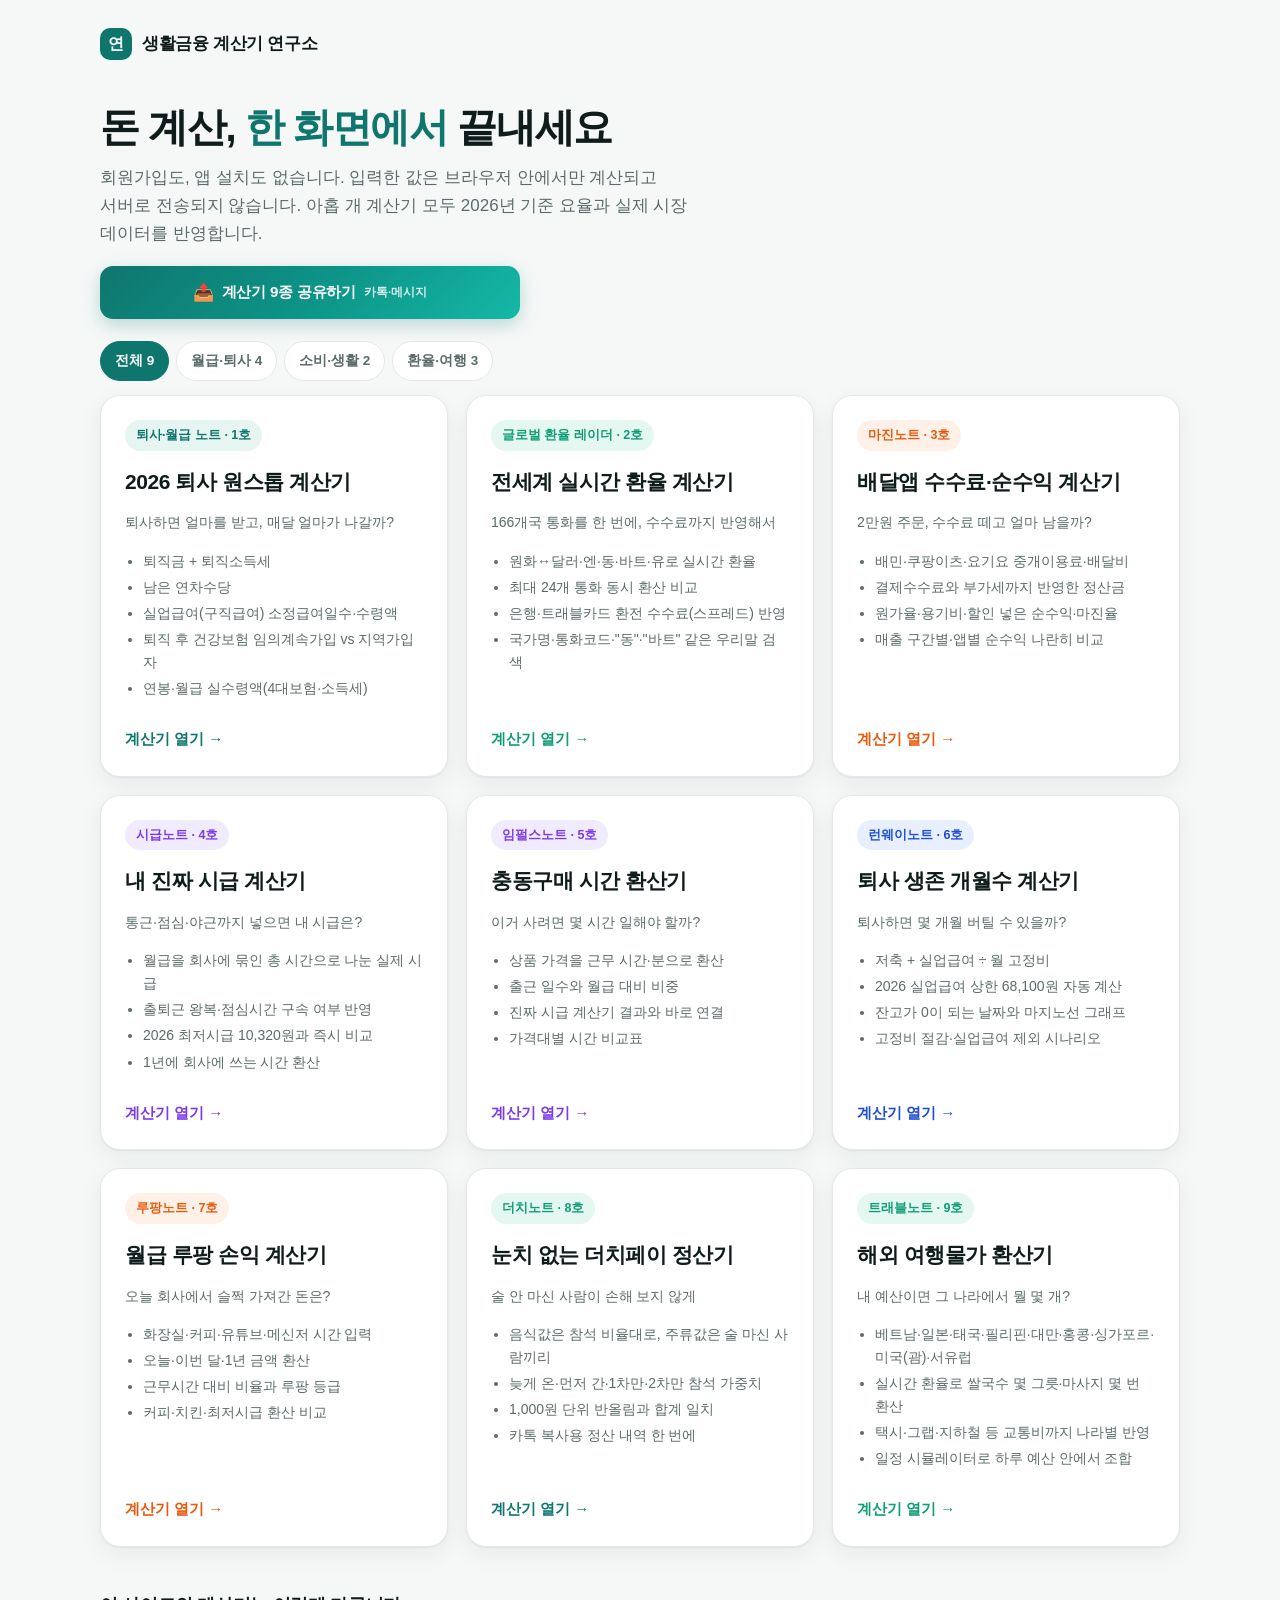
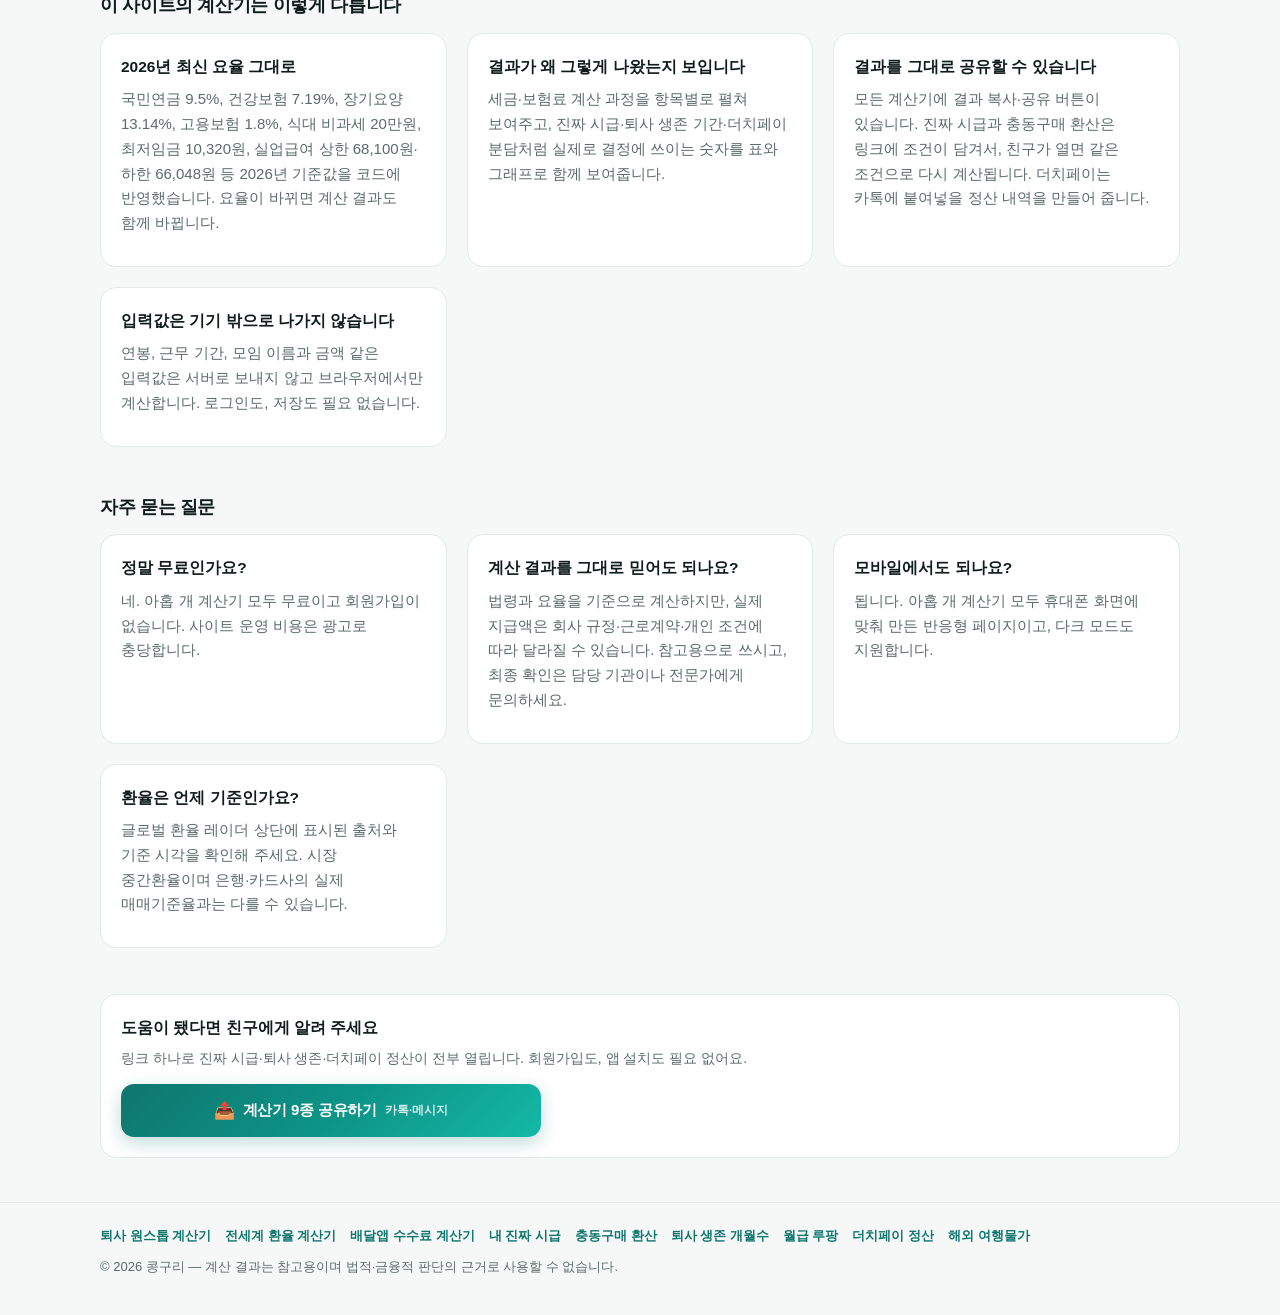
<file: index.html>
<!DOCTYPE html>
<html lang="ko">
<head>
<meta charset="utf-8">
<meta name="viewport" content="width=device-width, initial-scale=1">
<title>생활금융 계산기 연구소 — 무료 계산기 9종 | 퇴사·시급·충동구매·더치페이·환율·여행물가·배달</title>
<meta name="description" content="회원가입·설치 없이 바로 쓰는 무료 계산기 9종. 퇴직금·실업급여를 계산하는 「퇴사·월급 노트」, 통근·야근까지 넣은 진짜 시급 「시급노트」, 충동구매를 시간으로 바꾸는 「임펄스노트」, 퇴사 후 버티는 기간 「런웨이노트」, 회사에서 딴짓한 시간의 값 「루팡노트」, 술 안 마신 사람도 납득하는 「더치노트」, 166개국 환율 「글로벌 환율 레이더」, 해외 여행물가 환산 「트래블노트」, 배달앱 수수료 「마진노트」.">
<meta name="keywords" content="무료 계산기, 진짜 시급 계산기, 충동구매 계산기, 퇴사 생존 계산기, 더치페이 계산기, 월급 루팡, 퇴사 계산기, 퇴직금 계산기, 실업급여 계산기, 연봉 실수령액, 환율 계산기, 배달앱 수수료 계산기">
<meta name="robots" content="index, follow, max-image-preview:large">
<meta name="author" content="콩구리">
<meta name="theme-color" content="#0f766e">
<link rel="canonical" href="https://lifecalc-kr.github.io/">
<link rel="icon" href="data:image/svg+xml,%3Csvg xmlns='http://www.w3.org/2000/svg' viewBox='0 0 64 64'%3E%3Crect width='64' height='64' rx='16' fill='%230f766e'/%3E%3Cpath d='M18 42V26m14 16V20m14 22V32' stroke='%23fff' stroke-width='7' stroke-linecap='round'/%3E%3C/svg%3E">

<meta property="og:type" content="website">
<meta property="og:site_name" content="생활금융 계산기 연구소">
<meta property="og:locale" content="ko_KR">
<meta property="og:url" content="https://lifecalc-kr.github.io/">
<meta property="og:title" content="생활금융 계산기 연구소 — 무료 계산기 9종">
<meta property="og:description" content="진짜 시급, 충동구매 시간 환산, 퇴사 생존 개월수, 월급 루팡, 더치페이, 퇴사·월급, 환율, 해외 여행물가, 배달 수수료. 전부 무료·회원가입 없음.">
<meta property="og:image" content="https://lifecalc-kr.github.io/og-image.png">
<meta property="og:image:width" content="1200">
<meta property="og:image:height" content="630">
<meta name="twitter:card" content="summary_large_image">
<meta name="twitter:title" content="생활금융 계산기 연구소 — 무료 계산기 9종">
<meta name="twitter:description" content="내 진짜 시급부터 해외 여행물가까지. 회원가입 없이 바로 쓰는 계산기 9종.">
<meta name="twitter:image" content="https://lifecalc-kr.github.io/og-image.png">

<style>
:root{
  --bg:#f6f8f8; --card:#ffffff; --ink:#0f1c1b; --muted:#5b6b6a; --line:#e2e9e8;
  --teal:#0f766e; --teal-soft:#e6f4f2; --green:#0f9d76; --green-soft:#e4f7f0;
  --shadow:0 1px 2px rgba(15,28,27,.06), 0 8px 24px rgba(15,28,27,.06);
  --orange:#e8590c; --orange-soft:#fff1e8;
  --violet:#7c3aed; --violet-soft:#f1ebff;
  --blue:#1d4ed8; --blue-soft:#e8efff;
}
@media (prefers-color-scheme: dark){
  :root{ --bg:#0b1214; --card:#121b1d; --ink:#e8f1ef; --muted:#9db0ad; --line:#223032;
         --teal:#2dd4bf; --teal-soft:#10312e; --green:#34d399; --green-soft:#0f2f26;
         --shadow:0 1px 2px rgba(0,0,0,.4), 0 10px 30px rgba(0,0,0,.35);
         --orange:#ff9d63; --orange-soft:#33200f;
         --violet:#c4b5fd; --violet-soft:#241a3d;
         --blue:#93b4ff; --blue-soft:#16213c; }
}
*,*::before,*::after{ box-sizing:border-box; }
html{ -webkit-text-size-adjust:100%; }
body{
  margin:0; background:var(--bg); color:var(--ink);
  font-family:-apple-system,BlinkMacSystemFont,"Apple SD Gothic Neo","Pretendard","Malgun Gothic","Noto Sans KR",sans-serif;
  line-height:1.65; -webkit-font-smoothing:antialiased;
}
.wrap{ width:min(1080px,100% - 36px); margin:0 auto; }
header.top{ padding:28px 0 8px; }
.brand{ display:flex; align-items:center; gap:10px; font-weight:800; letter-spacing:-.02em; font-size:17px; color:var(--ink); text-decoration:none; }
.brand-mark{ display:grid; place-items:center; width:32px; height:32px; border-radius:10px; background:var(--teal); color:#fff; font-size:16px; font-weight:800; }
.hero{ padding:34px 0 20px; }
.hero h1{ margin:0 0 12px; font-size:clamp(26px,4.6vw,40px); line-height:1.25; letter-spacing:-.035em; font-weight:850; }
.hero h1 span{ color:var(--teal); }
.hero p{ margin:0; max-width:64ch; color:var(--muted); font-size:clamp(15px,2.4vw,17px); word-break:keep-all; }
.tabs{ display:flex; gap:7px; overflow-x:auto; padding:2px 0 14px; -webkit-overflow-scrolling:touch; scrollbar-width:none; }
.tabs::-webkit-scrollbar{ display:none; }
.tab{
  flex:none; padding:8px 14px; border-radius:999px; cursor:pointer;
  font:inherit; font-size:13.5px; font-weight:700; color:var(--muted);
  background:var(--card); border:1px solid var(--line); white-space:nowrap;
}
.tab:hover{ color:var(--ink); border-color:var(--teal); }
.tab[aria-selected="true"]{ background:var(--teal); border-color:var(--teal); color:#fff; }
.cards{ display:grid; gap:18px; grid-template-columns:repeat(auto-fit,minmax(300px,1fr)); margin:0 0 44px; }
.card{
  display:flex; flex-direction:column; gap:12px; padding:24px; border-radius:20px;
  background:var(--card); border:1px solid var(--line); box-shadow:var(--shadow);
  text-decoration:none; color:inherit; transition:transform .16s ease, border-color .16s ease;
}
.card:hover{ transform:translateY(-3px); border-color:var(--teal); }
.card:focus-visible{ outline:3px solid var(--teal); outline-offset:3px; }
.card[hidden]{ display:none; }
.chip{ display:inline-flex; align-items:center; gap:7px; align-self:flex-start; padding:5px 11px; border-radius:999px; font-size:12.5px; font-weight:700; }
.chip.salary{ background:var(--teal-soft); color:var(--teal); }
.chip.fx{ background:var(--green-soft); color:var(--green); }
.chip.delivery{ background:var(--orange-soft); color:var(--orange); }
.chip.wage{ background:var(--violet-soft); color:var(--violet); }
.chip.dutch{ background:var(--green-soft); color:var(--green); }
.chip.runway{ background:var(--blue-soft); color:var(--blue); }
.card h2{ margin:2px 0 0; font-size:21px; letter-spacing:-.02em; }
.card .sub{ color:var(--muted); font-size:14px; margin:0; }
.card ul{ margin:0; padding-left:18px; color:var(--muted); font-size:14px; }
.card ul li{ margin:3px 0; }
.go{ margin-top:auto; padding-top:12px; font-weight:800; color:var(--teal); font-size:15px; display:flex; align-items:center; gap:6px; }
.card.fx .go{ color:var(--green); }
.card.delivery .go{ color:var(--orange); }
.card.wage .go{ color:var(--violet); }
.card.runway .go{ color:var(--blue); }
section.info{ margin:0 0 46px; }
section.info h2{ font-size:18px; letter-spacing:-.02em; margin:0 0 12px; }
section.info p{ margin:0 0 10px; color:var(--muted); font-size:15px; word-break:keep-all; }
section.share-cta-wrap{ margin:0 0 44px; }
.hero .share-row{ margin-top:18px; }
.share-cta-wrap .box h3{ margin-bottom:6px; }
.share-cta-wrap .box p{ margin-bottom:0; }
.grid2{ display:grid; gap:20px; grid-template-columns:repeat(auto-fit,minmax(280px,1fr)); }
.box{ background:var(--card); border:1px solid var(--line); border-radius:16px; padding:20px; }
.box h3{ margin:0 0 8px; font-size:15.5px; }
.box p{ margin:0; font-size:14px; color:var(--muted); }
footer.site{ border-top:1px solid var(--line); padding:22px 0 38px; color:var(--muted); font-size:13px; }
footer.site nav{ display:flex; flex-wrap:wrap; gap:10px 14px; margin-bottom:10px; }
footer.site a{ color:var(--teal); text-decoration:none; font-weight:600; }
footer.site a:hover{ text-decoration:underline; }
</style>

<link rel="stylesheet" href="assets/share.css?v=20261116share">

<script type="application/ld+json">
{
  "@context": "https://schema.org",
  "@graph": [
    {
      "@type": "WebSite",
      "name": "생활금융 계산기 연구소",
      "url": "https://lifecalc-kr.github.io/",
      "inLanguage": "ko-KR",
      "description": "퇴사·월급 노트, 글로벌 환율 레이더, 마진노트, 시급노트, 임펄스노트, 런웨이노트, 루팡노트, 더치노트, 트래블노트를 운영하는 생활금융 계산기 사이트. 회원가입 없이 무료로 쓰는 계산기 9종."
    },
    {
      "@type": "ItemList",
      "name": "무료 계산기 9종",
      "itemListElement": [
        { "@type": "ListItem", "position": 1, "name": "2026 퇴사 원스톱 계산기 — 퇴사·월급 노트", "url": "https://lifecalc-kr.github.io/salary/" },
        { "@type": "ListItem", "position": 2, "name": "전세계 실시간 환율 계산기 — 글로벌 환율 레이더", "url": "https://lifecalc-kr.github.io/fx/" },
        { "@type": "ListItem", "position": 3, "name": "배달앱 수수료·순수익 계산기 — 마진노트", "url": "https://lifecalc-kr.github.io/delivery/" },
        { "@type": "ListItem", "position": 4, "name": "내 진짜 시급 계산기 — 시급노트", "url": "https://lifecalc-kr.github.io/real-wage/" },
        { "@type": "ListItem", "position": 5, "name": "충동구매 시간 환산기 — 임펄스노트", "url": "https://lifecalc-kr.github.io/impulse/" },
        { "@type": "ListItem", "position": 6, "name": "퇴사 생존 개월수 계산기 — 런웨이노트", "url": "https://lifecalc-kr.github.io/runway/" },
        { "@type": "ListItem", "position": 7, "name": "월급 루팡 손익 계산기 — 루팡노트", "url": "https://lifecalc-kr.github.io/lupin/" },
        { "@type": "ListItem", "position": 8, "name": "눈치 없는 더치페이 정산기 — 더치노트", "url": "https://lifecalc-kr.github.io/dutch/" },
        { "@type": "ListItem", "position": 9, "name": "해외 여행물가 환산기 — 트래블노트", "url": "https://lifecalc-kr.github.io/travel/" }
      ]
    }
  ]
}
</script>
</head>
<body>

<header class="top">
  <div class="wrap">
    <a class="brand" href="./"><span class="brand-mark" aria-hidden="true">연</span>생활금융 계산기 연구소</a>
  </div>
</header>

<main>
  <div class="wrap">
    <div class="hero">
      <h1>돈 계산, <span>한 화면에서</span> 끝내세요</h1>
      <p>회원가입도, 앱 설치도 없습니다. 입력한 값은 브라우저 안에서만 계산되고 서버로 전송되지 않습니다. 아홉 개 계산기 모두 2026년 기준 요율과 실제 시장 데이터를 반영합니다.</p>
      <div class="share-row">
        <button type="button" class="btn-share" id="heroShareBtn">
          <span class="share-ico" aria-hidden="true">📤</span> 계산기 9종 공유하기
          <span class="share-sub">카톡·메시지</span>
        </button>
      </div>
    </div>

    <div class="tabs" role="tablist" aria-label="계산기 카테고리">
      <button class="tab" role="tab" aria-selected="true" data-cat="all">전체 9</button>
      <button class="tab" role="tab" aria-selected="false" data-cat="pay">월급·퇴사 4</button>
      <button class="tab" role="tab" aria-selected="false" data-cat="spend">소비·생활 2</button>
      <button class="tab" role="tab" aria-selected="false" data-cat="money">환율·여행 3</button>
    </div>

    <div class="cards" id="cards">
      <a class="card salary" href="salary/" data-cat="pay">
        <span class="chip salary">퇴사·월급 노트 · 1호</span>
        <h2>2026 퇴사 원스톱 계산기</h2>
        <p class="sub">퇴사하면 얼마를 받고, 매달 얼마가 나갈까?</p>
        <ul>
          <li>퇴직금 + 퇴직소득세</li>
          <li>남은 연차수당</li>
          <li>실업급여(구직급여) 소정급여일수·수령액</li>
          <li>퇴직 후 건강보험 임의계속가입 vs 지역가입자</li>
          <li>연봉·월급 실수령액(4대보험·소득세)</li>
        </ul>
        <span class="go">계산기 열기 →</span>
      </a>

      <a class="card fx" href="fx/" data-cat="money">
        <span class="chip fx">글로벌 환율 레이더 · 2호</span>
        <h2>전세계 실시간 환율 계산기</h2>
        <p class="sub">166개국 통화를 한 번에, 수수료까지 반영해서</p>
        <ul>
          <li>원화↔달러·엔·동·바트·유로 실시간 환율</li>
          <li>최대 24개 통화 동시 환산 비교</li>
          <li>은행·트래블카드 환전 수수료(스프레드) 반영</li>
          <li>국가명·통화코드·"동"·"바트" 같은 우리말 검색</li>
        </ul>
        <span class="go">계산기 열기 →</span>
      </a>

      <a class="card delivery" href="delivery/" data-cat="money">
        <span class="chip delivery">마진노트 · 3호</span>
        <h2>배달앱 수수료·순수익 계산기</h2>
        <p class="sub">2만원 주문, 수수료 떼고 얼마 남을까?</p>
        <ul>
          <li>배민·쿠팡이츠·요기요 중개이용료·배달비</li>
          <li>결제수수료와 부가세까지 반영한 정산금</li>
          <li>원가율·용기비·할인 넣은 순수익·마진율</li>
          <li>매출 구간별·앱별 순수익 나란히 비교</li>
        </ul>
        <span class="go">계산기 열기 →</span>
      </a>

      <a class="card wage" href="real-wage/" data-cat="pay">
        <span class="chip wage">시급노트 · 4호</span>
        <h2>내 진짜 시급 계산기</h2>
        <p class="sub">통근·점심·야근까지 넣으면 내 시급은?</p>
        <ul>
          <li>월급을 회사에 묶인 총 시간으로 나눈 실제 시급</li>
          <li>출퇴근 왕복·점심시간 구속 여부 반영</li>
          <li>2026 최저시급 10,320원과 즉시 비교</li>
          <li>1년에 회사에 쓰는 시간 환산</li>
        </ul>
        <span class="go">계산기 열기 →</span>
      </a>

      <a class="card wage" href="impulse/" data-cat="spend">
        <span class="chip wage">임펄스노트 · 5호</span>
        <h2>충동구매 시간 환산기</h2>
        <p class="sub">이거 사려면 몇 시간 일해야 할까?</p>
        <ul>
          <li>상품 가격을 근무 시간·분으로 환산</li>
          <li>출근 일수와 월급 대비 비중</li>
          <li>진짜 시급 계산기 결과와 바로 연결</li>
          <li>가격대별 시간 비교표</li>
        </ul>
        <span class="go">계산기 열기 →</span>
      </a>

      <a class="card runway" href="runway/" data-cat="pay">
        <span class="chip runway">런웨이노트 · 6호</span>
        <h2>퇴사 생존 개월수 계산기</h2>
        <p class="sub">퇴사하면 몇 개월 버틸 수 있을까?</p>
        <ul>
          <li>저축 + 실업급여 ÷ 월 고정비</li>
          <li>2026 실업급여 상한 68,100원 자동 계산</li>
          <li>잔고가 0이 되는 날짜와 마지노선 그래프</li>
          <li>고정비 절감·실업급여 제외 시나리오</li>
        </ul>
        <span class="go">계산기 열기 →</span>
      </a>

      <a class="card delivery" href="lupin/" data-cat="pay">
        <span class="chip delivery">루팡노트 · 7호</span>
        <h2>월급 루팡 손익 계산기</h2>
        <p class="sub">오늘 회사에서 슬쩍 가져간 돈은?</p>
        <ul>
          <li>화장실·커피·유튜브·메신저 시간 입력</li>
          <li>오늘·이번 달·1년 금액 환산</li>
          <li>근무시간 대비 비율과 루팡 등급</li>
          <li>커피·치킨·최저시급 환산 비교</li>
        </ul>
        <span class="go">계산기 열기 →</span>
      </a>

      <a class="card dutch" href="dutch/" data-cat="spend">
        <span class="chip dutch">더치노트 · 8호</span>
        <h2>눈치 없는 더치페이 정산기</h2>
        <p class="sub">술 안 마신 사람이 손해 보지 않게</p>
        <ul>
          <li>음식값은 참석 비율대로, 주류값은 술 마신 사람끼리</li>
          <li>늦게 온·먼저 간·1차만·2차만 참석 가중치</li>
          <li>1,000원 단위 반올림과 합계 일치</li>
          <li>카톡 복사용 정산 내역 한 번에</li>
        </ul>
        <span class="go">계산기 열기 →</span>
      </a>

      <a class="card fx" href="travel/" data-cat="money">
        <span class="chip fx">트래블노트 · 9호</span>
        <h2>해외 여행물가 환산기</h2>
        <p class="sub">내 예산이면 그 나라에서 뭘 몇 개?</p>
        <ul>
          <li>베트남·일본·태국·필리핀·대만·홍콩·싱가포르·미국(괌)·서유럽</li>
          <li>실시간 환율로 쌀국수 몇 그릇·마사지 몇 번 환산</li>
          <li>택시·그랩·지하철 등 교통비까지 나라별 반영</li>
          <li>일정 시뮬레이터로 하루 예산 안에서 조합</li>
        </ul>
        <span class="go">계산기 열기 →</span>
      </a>
    </div>

    <section class="info">
      <h2>이 사이트의 계산기는 이렇게 다릅니다</h2>
      <div class="grid2">
        <div class="box">
          <h3>2026년 최신 요율 그대로</h3>
          <p>국민연금 9.5%, 건강보험 7.19%, 장기요양 13.14%, 고용보험 1.8%, 식대 비과세 20만원, 최저임금 10,320원, 실업급여 상한 68,100원·하한 66,048원 등 2026년 기준값을 코드에 반영했습니다. 요율이 바뀌면 계산 결과도 함께 바뀝니다.</p>
        </div>
        <div class="box">
          <h3>결과가 왜 그렇게 나왔는지 보입니다</h3>
          <p>세금·보험료 계산 과정을 항목별로 펼쳐 보여주고, 진짜 시급·퇴사 생존 기간·더치페이 분담처럼 실제로 결정에 쓰이는 숫자를 표와 그래프로 함께 보여줍니다.</p>
        </div>
        <div class="box">
          <h3>결과를 그대로 공유할 수 있습니다</h3>
          <p>모든 계산기에 결과 복사·공유 버튼이 있습니다. 진짜 시급과 충동구매 환산은 링크에 조건이 담겨서, 친구가 열면 같은 조건으로 다시 계산됩니다. 더치페이는 카톡에 붙여넣을 정산 내역을 만들어 줍니다.</p>
        </div>
        <div class="box">
          <h3>입력값은 기기 밖으로 나가지 않습니다</h3>
          <p>연봉, 근무 기간, 모임 이름과 금액 같은 입력값은 서버로 보내지 않고 브라우저에서만 계산합니다. 로그인도, 저장도 필요 없습니다.</p>
        </div>
      </div>
    </section>

    <section class="info">
      <h2>자주 묻는 질문</h2>
      <div class="grid2">
        <div class="box">
          <h3>정말 무료인가요?</h3>
          <p>네. 아홉 개 계산기 모두 무료이고 회원가입이 없습니다. 사이트 운영 비용은 광고로 충당합니다.</p>
        </div>
        <div class="box">
          <h3>계산 결과를 그대로 믿어도 되나요?</h3>
          <p>법령과 요율을 기준으로 계산하지만, 실제 지급액은 회사 규정·근로계약·개인 조건에 따라 달라질 수 있습니다. 참고용으로 쓰시고, 최종 확인은 담당 기관이나 전문가에게 문의하세요.</p>
        </div>
        <div class="box">
          <h3>모바일에서도 되나요?</h3>
          <p>됩니다. 아홉 개 계산기 모두 휴대폰 화면에 맞춰 만든 반응형 페이지이고, 다크 모드도 지원합니다.</p>
        </div>
        <div class="box">
          <h3>환율은 언제 기준인가요?</h3>
          <p>글로벌 환율 레이더 상단에 표시된 출처와 기준 시각을 확인해 주세요. 시장 중간환율이며 은행·카드사의 실제 매매기준율과는 다를 수 있습니다.</p>
        </div>
      </div>
    </section>
  </div>

  <section class="share-cta-wrap">
    <div class="wrap">
      <div class="box">
        <h3>도움이 됐다면 친구에게 알려 주세요</h3>
        <p>링크 하나로 진짜 시급·퇴사 생존·더치페이 정산이 전부 열립니다. 회원가입도, 앱 설치도 필요 없어요.</p>
        <div class="share-row">
          <button type="button" class="btn-share" id="footShareBtn">
            <span class="share-ico" aria-hidden="true">📤</span> 계산기 9종 공유하기
            <span class="share-sub">카톡·메시지</span>
          </button>
        </div>
      </div>
    </div>
  </section>
</main>

<footer class="site">
  <div class="wrap">
    <nav aria-label="사이트 메뉴">
      <a href="salary/">퇴사 원스톱 계산기</a>
      <a href="fx/">전세계 환율 계산기</a>
      <a href="delivery/">배달앱 수수료 계산기</a>
      <a href="real-wage/">내 진짜 시급</a>
      <a href="impulse/">충동구매 환산</a>
      <a href="runway/">퇴사 생존 개월수</a>
      <a href="lupin/">월급 루팡</a>
      <a href="dutch/">더치페이 정산</a>
      <a href="travel/">해외 여행물가</a>
    </nav>
    <div>© 2026 콩구리 — 계산 결과는 참고용이며 법적·금융적 판단의 근거로 사용할 수 없습니다.</div>
  </div>
</footer>

<script src="assets/share.js?v=20261116share"></script>
<script>
(function () {
  var tabs = Array.prototype.slice.call(document.querySelectorAll('.tab'));
  var cards = Array.prototype.slice.call(document.querySelectorAll('#cards .card'));
  tabs.forEach(function (tab) {
    tab.addEventListener('click', function () {
      var cat = tab.dataset.cat;
      tabs.forEach(function (t) { t.setAttribute('aria-selected', t === tab ? 'true' : 'false'); });
      cards.forEach(function (c) {
        c.hidden = !(cat === 'all' || c.dataset.cat === cat);
      });
    });
  });

  /* ── 공유하기 (상단·하단) ─────────────────────────── */
  if (window.LCShare) {
    var hubPayload = function () {
      return {
        title: '생활금융 계산기 연구소 — 무료 계산기 9종',
        text: '내 진짜 시급부터 해외 여행물가 환산까지 — 회원가입·설치 없이 바로 쓰는 무료 계산기 9종. 너도 계산해 봐!',
        url: 'https://lifecalc-kr.github.io/'
      };
    };
    LCShare.bind(document.getElementById('heroShareBtn'), hubPayload);
    LCShare.bind(document.getElementById('footShareBtn'), hubPayload);
  }
})();
</script>

</body>
</html>
</file>
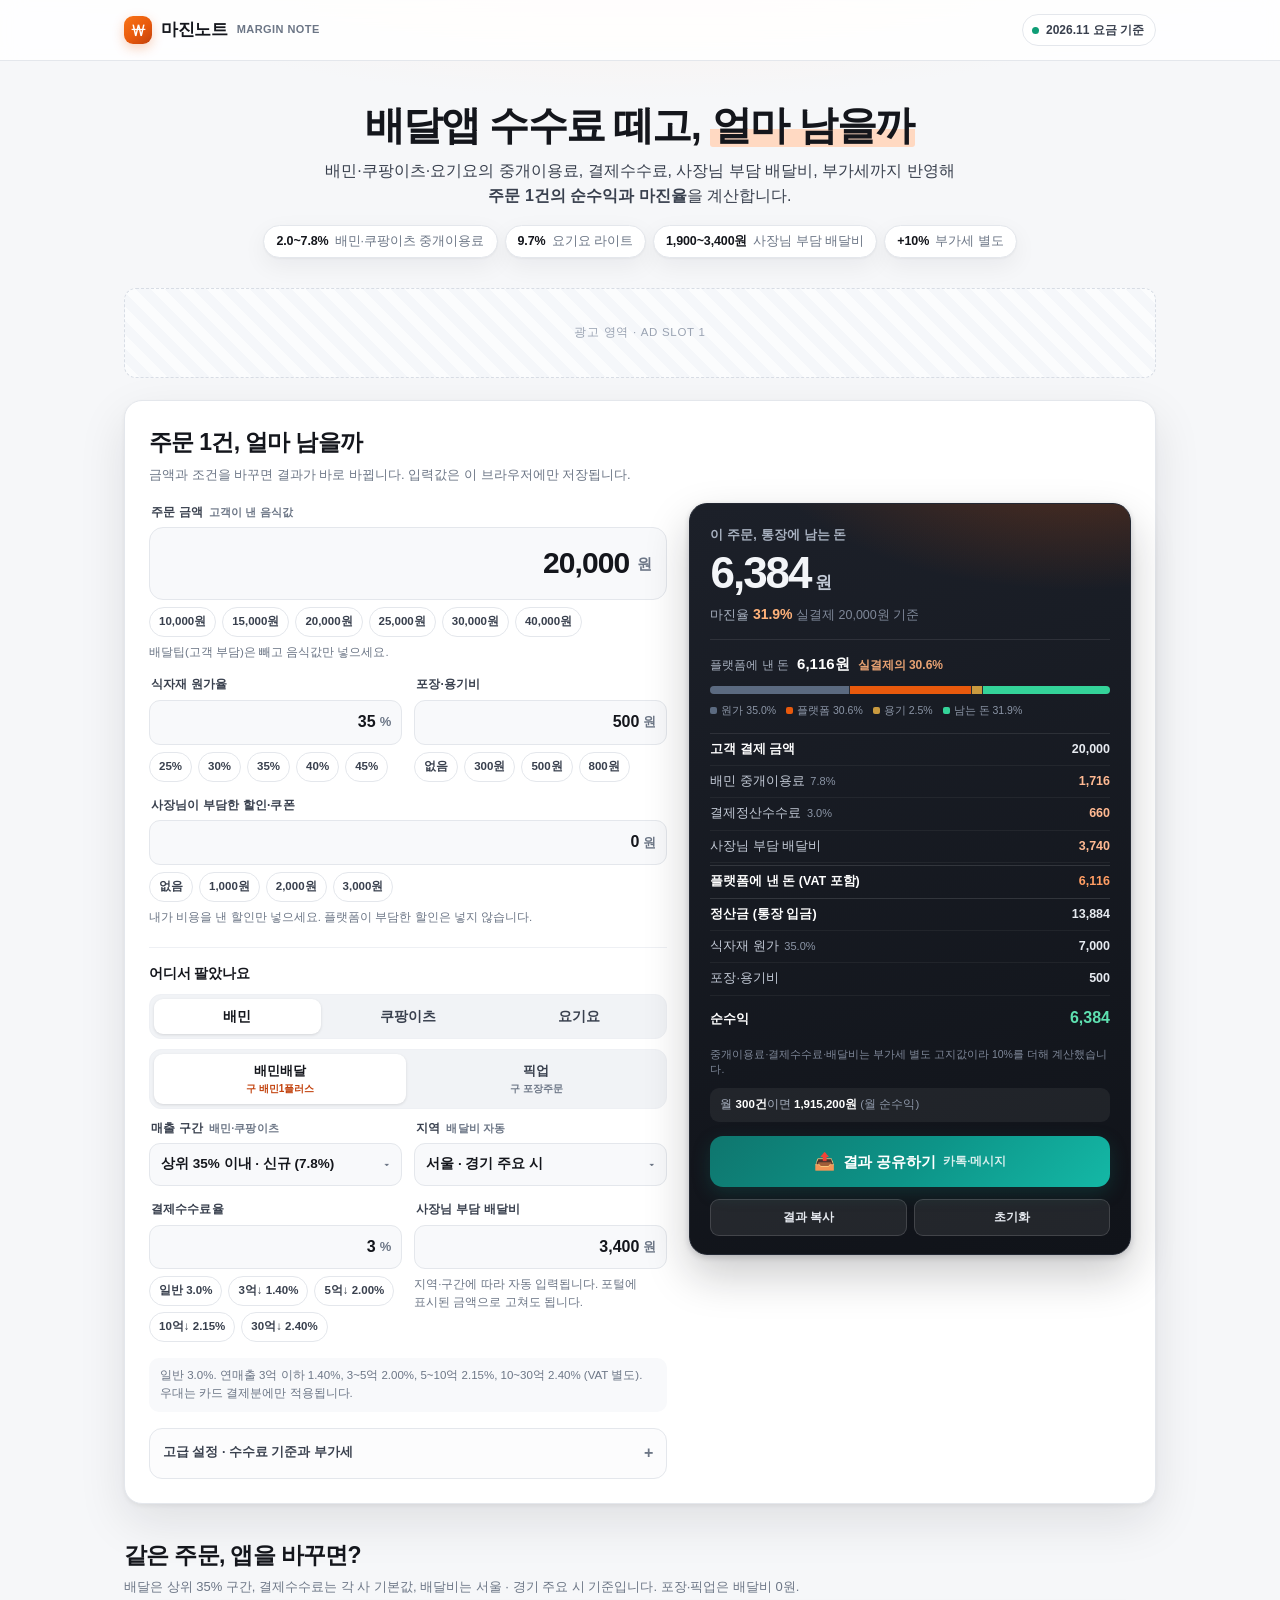
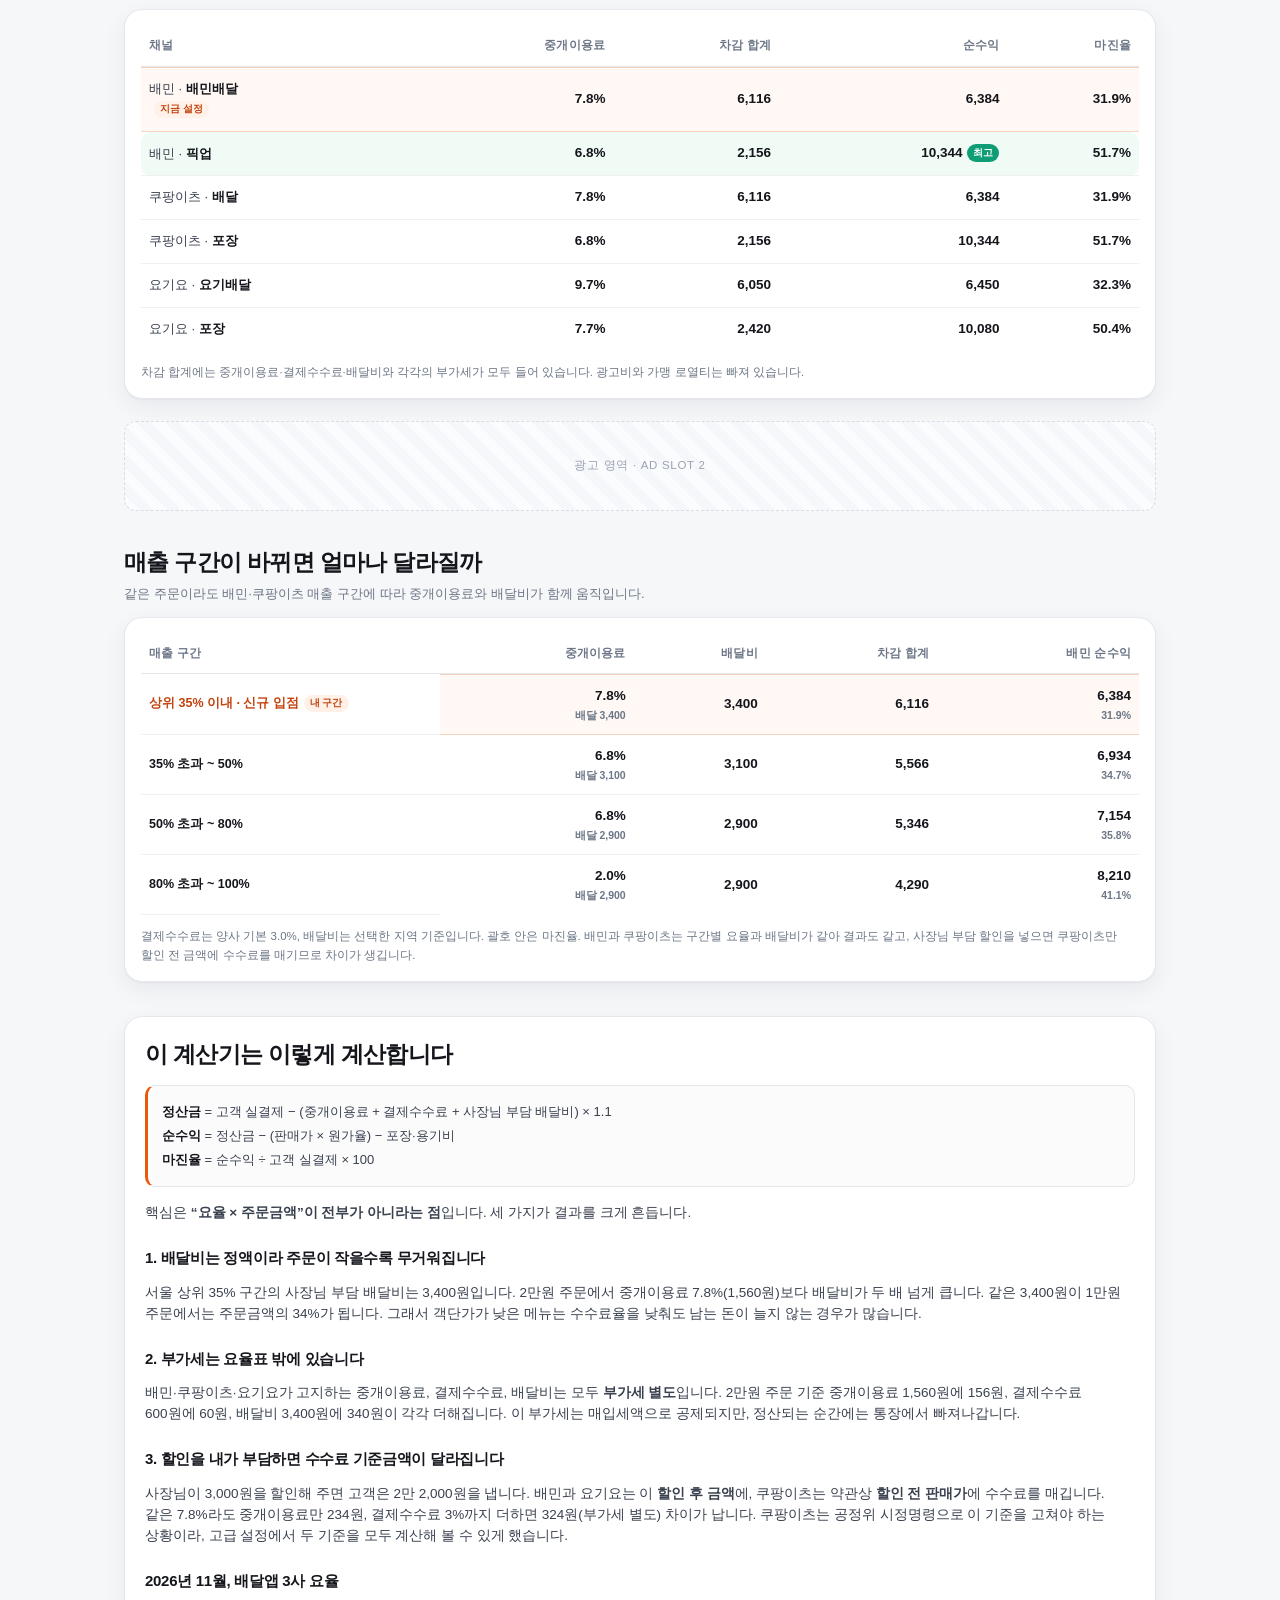
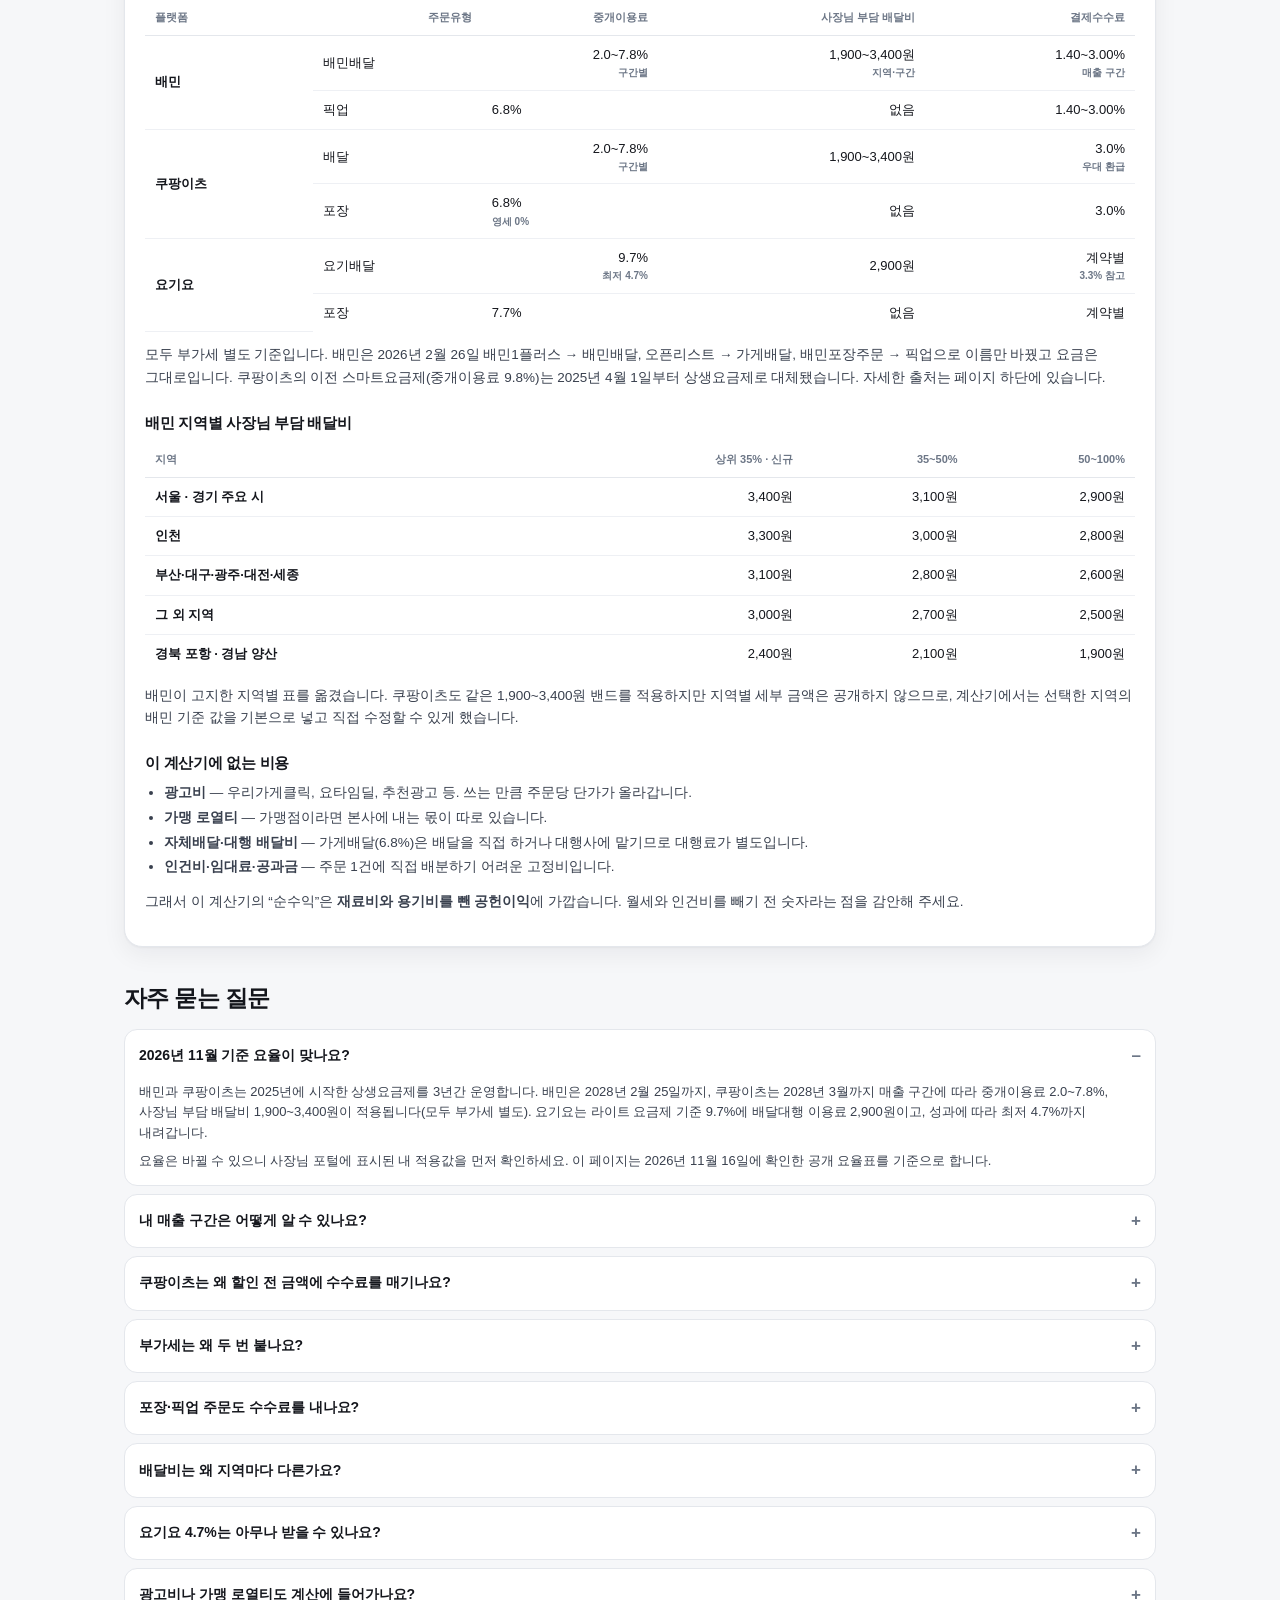
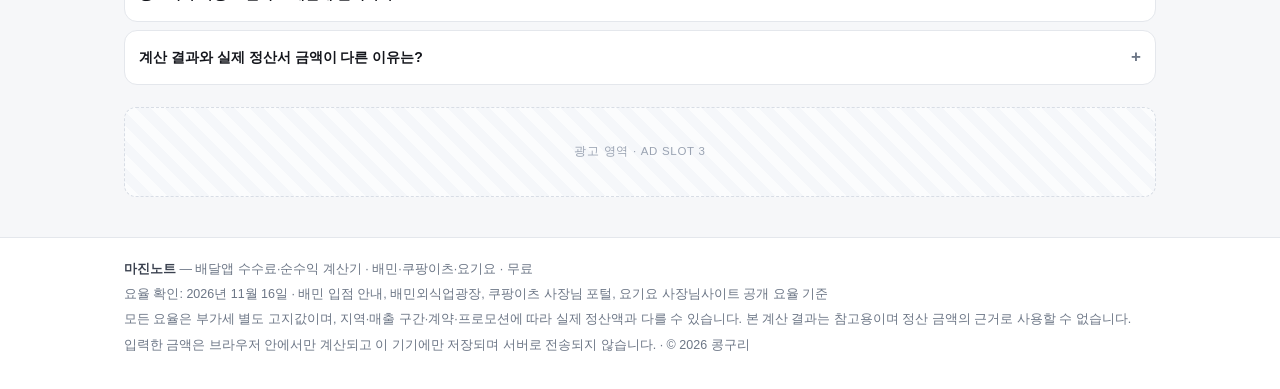
<file: delivery/index.html>
<!DOCTYPE html>
<html lang="ko">
<head>
<meta charset="utf-8">
<meta name="viewport" content="width=device-width, initial-scale=1, viewport-fit=cover">
<title>배달앱 수수료 계산기 2026 | 배민·쿠팡이츠·요기요 순수익·마진 비교 — 마진노트</title>
<meta name="description" content="배민·쿠팡이츠·요기요의 중개이용료·결제수수료·배달비·부가세를 한 번에 계산하세요. 2만원 주문에서 통장에 남는 순수익과 마진율을 앱별로 나란히 비교합니다. 회원가입·설치 없이 무료.">
<meta name="keywords" content="배달앱 수수료 계산기, 배민 수수료 계산기, 쿠팡이츠 수수료, 요기요 수수료, 배달앱 순수익, 배달 마진 계산, 중개이용료, 상생요금제, 배달비, 부가세, 사장님 계산기">
<meta name="robots" content="index,follow,max-image-preview:large">
<meta name="author" content="콩구리">
<meta name="theme-color" content="#14161c">
<meta name="format-detection" content="telephone=no">

<link rel="canonical" href="https://lifecalc-kr.github.io/delivery/">

<meta property="og:type" content="website">
<meta property="og:site_name" content="마진노트">
<meta property="og:locale" content="ko_KR">
<meta property="og:title" content="배달앱 수수료 계산기 — 배민·쿠팡이츠·요기요 순수익 비교">
<meta property="og:description" content="중개이용료·결제수수료·배달비·부가세를 모두 반영해 주문 1건에 남는 돈과 마진율을 앱별로 비교합니다.">
<meta property="og:url" content="https://lifecalc-kr.github.io/delivery/">
<meta property="og:image" content="https://lifecalc-kr.github.io/delivery/og-image.png">
<meta property="og:image:width" content="1200">
<meta property="og:image:height" content="630">
<meta name="twitter:card" content="summary_large_image">
<meta name="twitter:title" content="배달앱 수수료 계산기 — 마진노트">
<meta name="twitter:description" content="배민·쿠팡이츠·요기요. 같은 주문, 어디서 팔면 얼마 남을까?">
<meta name="twitter:image" content="https://lifecalc-kr.github.io/delivery/og-image.png">

<link rel="icon" href="data:image/svg+xml,%3Csvg xmlns='http://www.w3.org/2000/svg' viewBox='0 0 100 100'%3E%3Crect width='100' height='100' rx='24' fill='%23e8590c'/%3E%3Ctext x='50' y='73' font-size='56' font-family='sans-serif' font-weight='bold' fill='white' text-anchor='middle'%3E%E2%82%A9%3C/text%3E%3C/svg%3E">
<link rel="stylesheet" href="assets/styles.css?v=20261116share">
<link rel="stylesheet" href="../assets/share.css?v=20261116share">

<!-- ═══════════════════════════════════════════════════════════════
     Google AdSense 스크립트 (pub-2493112023638381)
     애드센스 승인 후 아래 주석을 해제하면 본문의 광고 슬롯이 활성화됩니다.
<script async src="https://pagead2.googlesyndication.com/pagead/js/adsbygoogle.js?client=ca-pub-2493112023638381" crossorigin="anonymous"></script>
     ═══════════════════════════════════════════════════════════════ -->

<script type="application/ld+json">
{
  "@context": "https://schema.org",
  "@graph": [
    {
      "@type": "WebApplication",
      "name": "마진노트 — 배달앱 수수료·순수익 계산기",
      "url": "https://lifecalc-kr.github.io/delivery/",
      "applicationCategory": "FinanceApplication",
      "operatingSystem": "Web",
      "inLanguage": "ko-KR",
      "description": "배민·쿠팡이츠·요기요의 중개이용료, 결제수수료, 사장님 부담 배달비, 부가세를 반영해 주문 1건의 정산금과 순수익, 마진율을 계산하고 비교하는 무료 웹 앱.",
      "offers": { "@type": "Offer", "price": "0", "priceCurrency": "KRW" },
      "featureList": [
        "배달앱 3사 8개 주문유형 요금제 반영",
        "매출 구간별 중개이용료·배달비 자동 적용",
        "중개이용료·결제수수료·배달비에 붙는 부가세 반영",
        "식자재 원가율·포장용기비·사장님 부담 할인 반영 순수익 계산",
        "앱별 순수익·마진율 나란히 비교"
      ]
    },
    {
      "@type": "FAQPage",
      "mainEntity": [
        {
          "@type": "Question",
          "name": "2026년 11월 기준 요율이 맞나요?",
          "acceptedAnswer": { "@type": "Answer", "text": "배민과 쿠팡이츠는 2025년에 시작한 상생요금제를 3년간 운영합니다. 배민은 2028년 2월 25일까지, 쿠팡이츠는 2028년 3월까지 매출 구간에 따라 중개이용료 2.0~7.8%와 사장님 부담 배달비 1,900~3,400원이 적용됩니다(모두 부가세 별도). 요기요는 라이트 요금제 기준 9.7%에 배달대행 이용료 2,900원이며, 성과에 따라 최저 4.7%까지 내려갑니다. 요율은 바뀔 수 있으므로 사장님 포털에 표시된 내 적용값을 먼저 확인하세요." }
        },
        {
          "@type": "Question",
          "name": "내 매출 구간은 어떻게 알 수 있나요?",
          "acceptedAnswer": { "@type": "Answer", "text": "배민은 최근 3개월 배민배달 매출(사장님 부담 할인 제외)을 영업일수로 나눈 하루 평균으로 구간을 정해 3개월마다 적용합니다. 신규 입점은 상위 35% 구간(7.8%)에서 시작합니다. 쿠팡이츠는 매달 1일부터 말일까지 실제 매출로 구간을 정하고, 우선 7.8%로 정산한 뒤 다음 달 5영업일 안에 차액을 환급합니다. 배민은 배민셀프서비스의 '배민배달 매출 규모 분류', 쿠팡이츠는 사장님 포털에서 확인할 수 있습니다." }
        },
        {
          "@type": "Question",
          "name": "쿠팡이츠는 왜 할인 전 금액에 수수료를 매기나요?",
          "acceptedAnswer": { "@type": "Answer", "text": "쿠팡이츠 약관은 수수료 산정 기준을 '할인 전 판매가'로 정하고 있습니다. 다만 공정거래위원회가 2026년 10월 27일 사장님 부담 할인액에 중개·결제수수료를 부과하는 약관에 시정명령을 내렸고, 쿠팡이츠는 60일 안에 약관을 고쳐야 합니다. 계산기의 '수수료 산정 기준'에서 할인 전과 할인 후를 모두 계산해 볼 수 있습니다." }
        },
        {
          "@type": "Question",
          "name": "부가세는 왜 두 번 붙나요?",
          "acceptedAnswer": { "@type": "Answer", "text": "서로 다른 세금이기 때문입니다. 첫째, 플랫폼이 중개이용료·결제수수료·배달비를 받을 때 10% 부가세를 함께 받습니다. 요율표의 숫자는 모두 부가세 별도입니다. 이 부가세는 매입세액으로 신고 때 공제됩니다. 둘째, 손님이 낸 음식값에는 매출 부가세가 포함돼 있어(2만원이면 약 1,818원) 나중에 납부합니다. 계산기는 첫째를 항상 반영하고, '매출 부가세까지 반영'을 켜면 둘째까지 뺀 세후 순수익을 보여줍니다." }
        },
        {
          "@type": "Question",
          "name": "포장·픽업 주문도 수수료를 내나요?",
          "acceptedAnswer": { "@type": "Answer", "text": "네. 배민 픽업은 2025년 4월 14일부터 6.8%, 쿠팡이츠 포장은 2026년 4월 1일부터 6.8%, 요기요 포장은 7.7%입니다(부가세 별도). 쿠팡이츠는 전통시장과 매출 하위 20% 매장의 포장 중개이용료를 2027년 3월 31일까지 환급합니다. 배달비는 없지만 결제수수료와 부가세는 붙습니다." }
        },
        {
          "@type": "Question",
          "name": "배달비는 왜 지역마다 다른가요?",
          "acceptedAnswer": { "@type": "Answer", "text": "배민은 지역별 평균 배달거리와 배달비를 반영해 사장님 부담 배달비를 다르게 고지합니다. 상위 35% 구간 기준으로 서울·경기 주요 시가 3,400원으로 가장 높고 경북 포항·경남 양산이 2,400원으로 가장 낮습니다. 쿠팡이츠도 같은 1,900~3,400원 밴드를 쓰지만 지역별 세부 금액은 공개하지 않고 포털에서 자동 설정되므로, 계산기의 배달비를 직접 고쳐 확인하는 편이 정확합니다." }
        },
        {
          "@type": "Question",
          "name": "요기요 4.7%는 아무나 받을 수 있나요?",
          "acceptedAnswer": { "@type": "Answer", "text": "아닙니다. 요기요 라이트의 기본 주문중개 이용료는 9.7%이고, 가게의 주문·매출 성과에 따라 단계적으로 내려가 최저 4.7%가 적용됩니다. 적용 기준은 가게별로 안내되며 사장님사이트의 '가게관리 > 기본설정'에서 현재 요율을 확인할 수 있습니다. 요기패스X 같은 멤버십 혜택이 적용된 주문에는 1.2%p가 더 붙습니다." }
        },
        {
          "@type": "Question",
          "name": "광고비나 가맹 로열티도 계산에 들어가나요?",
          "acceptedAnswer": { "@type": "Answer", "text": "아니요. 사장님이 부담하는 할인·쿠폰 금액은 입력할 수 있지만, 우리가게클릭·요타임딜 같은 광고비, 가맹 로열티, 자체배달 대행료, 인건비와 임대료는 이 계산기에 포함되지 않습니다. 이 계산기는 주문 1건의 정산 구조만 계산합니다." }
        },
        {
          "@type": "Question",
          "name": "계산 결과와 실제 정산서 금액이 다른 이유는?",
          "acceptedAnswer": { "@type": "Answer", "text": "실제 정산은 주문별 할인·쿠폰 분담, 거리와 시간대별 배달비, 우대수수료 적용 여부, 프로모션, 부분 취소 등으로 달라집니다. 이 계산기는 공개된 요율표로 계산한 참고값입니다. 정확한 금액은 각 플랫폼의 정산서와 사장님 포털에서 확인하세요." }
        }
      ]
    }
  ]
}
</script>
</head>
<body>

<header class="site-head">
  <div class="wrap">
    <a class="brand" href="./" aria-label="마진노트 홈">
      <span class="brand-mark" aria-hidden="true">₩</span>
      마진노트 <small>MARGIN NOTE</small>
    </a>
    <span class="status-pill" role="status">
      <span class="dot" aria-hidden="true"></span>
      <span>2026.11 요금 기준</span>
    </span>
  </div>
</header>

<main class="wrap">

  <section class="hero">
    <h1>배달앱 수수료 떼고, <span class="hl">얼마 남을까</span></h1>
    <p>배민·쿠팡이츠·요기요의 중개이용료, 결제수수료, 사장님 부담 배달비, 부가세까지 반영해 <strong>주문 1건의 순수익과 마진율</strong>을 계산합니다.</p>
    <div class="hstats" aria-label="2026년 11월 요율 요약">
      <span class="hstat"><b>2.0~7.8%</b> 배민·쿠팡이츠 중개이용료</span>
      <span class="hstat"><b>9.7%</b> 요기요 라이트</span>
      <span class="hstat"><b>1,900~3,400원</b> 사장님 부담 배달비</span>
      <span class="hstat"><b>+10%</b> 부가세 별도</span>
    </div>
  </section>

  <!-- ══════════════════════════════════════════════════════════════
       [AD SLOT 1] 본문 상단 · 반응형
       애드센스 승인 후 아래 주석을 풀고 data-ad-slot 값만 교체하세요.
       (pub-2493112023638381)
  <ins class="adsbygoogle" style="display:block"
       data-ad-client="ca-pub-2493112023638381"
       data-ad-slot="0000000000"
       data-ad-format="auto"
       data-full-width-responsive="true"></ins>
  <script>(adsbygoogle = window.adsbygoogle || []).push({});</script>
       ══════════════════════════════════════════════════════════════ -->
  <div class="ad-slot" data-ad="top" aria-hidden="true">광고 영역 · AD SLOT 1</div>

  <section class="card calc" id="calc" aria-labelledby="calcTitle">
    <div class="calc-head">
      <h2 id="calcTitle">주문 1건, 얼마 남을까</h2>
      <p>금액과 조건을 바꾸면 결과가 바로 바뀝니다. 입력값은 이 브라우저에만 저장됩니다.</p>
    </div>

    <div class="calc-grid">
      <div class="inputs">

        <div class="field">
          <label class="field-label" for="orderAmount">주문 금액 <span>고객이 낸 음식값</span></label>
          <div class="money">
            <input id="orderAmount" type="text" inputmode="numeric" autocomplete="off" spellcheck="false" value="20,000" aria-describedby="orderHint">
            <span class="unit">원</span>
          </div>
          <div class="chips" id="orderChips"></div>
          <p class="hint" id="orderHint">배달팁(고객 부담)은 빼고 음식값만 넣으세요.</p>
        </div>

        <div class="row2">
          <div class="field">
            <label class="field-label" for="costRate">식자재 원가율</label>
            <div class="num-box">
              <input id="costRate" type="number" min="0" max="100" step="1" value="35" inputmode="decimal">
              <span>%</span>
            </div>
            <div class="chips" id="costChips"></div>
          </div>
          <div class="field">
            <label class="field-label" for="container">포장·용기비</label>
            <div class="num-box">
              <input id="container" type="number" min="0" step="100" value="500" inputmode="numeric">
              <span>원</span>
            </div>
            <div class="chips" id="containerChips"></div>
          </div>
        </div>

        <div class="field">
          <label class="field-label" for="discount">사장님이 부담한 할인·쿠폰</label>
          <div class="num-box">
            <input id="discount" type="number" min="0" step="500" value="0" inputmode="numeric">
            <span>원</span>
          </div>
          <div class="chips" id="discountChips"></div>
          <p class="hint">내가 비용을 낸 할인만 넣으세요. 플랫폼이 부담한 할인은 넣지 않습니다.</p>
        </div>

        <h3 class="sub-h">어디서 팔았나요</h3>

        <div class="seg" id="platformSeg" role="tablist" aria-label="플랫폼 선택">
          <button type="button" role="tab" data-platform="baemin" aria-selected="true">배민</button>
          <button type="button" role="tab" data-platform="coupang" aria-selected="false">쿠팡이츠</button>
          <button type="button" role="tab" data-platform="yogiyo" aria-selected="false">요기요</button>
        </div>

        <div class="seg seg-service" id="serviceSeg" role="tablist" aria-label="주문 유형 선택"></div>

        <div class="row2">
          <div class="field" id="tierField">
            <label class="field-label" for="tierSelect">매출 구간 <span>배민·쿠팡이츠</span></label>
            <div class="select">
              <select id="tierSelect">
                <option value="t1">상위 35% 이내 · 신규 (7.8%)</option>
                <option value="t2">35% 초과 ~ 50% (6.8%)</option>
                <option value="t3">50% 초과 ~ 80% (6.8%)</option>
                <option value="t4">80% 초과 ~ 100% (2.0%)</option>
              </select>
            </div>
          </div>

          <div class="field" id="rateField" hidden>
            <label class="field-label" for="rateSelect">적용 요율 <span>요기요</span></label>
            <div class="select">
              <select id="rateSelect">
                <option value="9.7">라이트 9.7% (기본)</option>
                <option value="8.7">성과 인하 8.7%</option>
                <option value="7.7">성과 인하 7.7%</option>
                <option value="4.7">성과 인하 최저 4.7%</option>
              </select>
            </div>
          </div>

          <div class="field" id="fixedFeeField" hidden>
            <span class="field-label">중개이용료</span>
            <div class="fixed-fee">
              <b id="fixedFeeText">6.8%</b>
              <span id="fixedFeeDesc"></span>
            </div>
          </div>

          <div class="field" id="regionField">
            <label class="field-label" for="regionSelect">지역 <span>배달비 자동</span></label>
            <div class="select">
              <select id="regionSelect">
                <option value="seoul">서울 · 경기 주요 시</option>
                <option value="incheon">인천</option>
                <option value="metro">부산·대구·광주·대전·세종</option>
                <option value="etc">그 외 지역</option>
                <option value="pohang">경북 포항 · 경남 양산</option>
              </select>
            </div>
          </div>
        </div>

        <div class="row2">
          <div class="field">
            <label class="field-label" for="pgRate">결제수수료율</label>
            <div class="num-box">
              <input id="pgRate" type="number" min="0" max="20" step="0.1" value="3.0" inputmode="decimal">
              <span>%</span>
            </div>
            <div class="chips" id="pgChips"></div>
          </div>
          <div class="field">
            <label class="field-label" for="deliveryFee">사장님 부담 배달비</label>
            <div class="num-box">
              <input id="deliveryFee" type="text" inputmode="numeric" value="3,400" aria-describedby="deliveryHint">
              <span>원</span>
            </div>
            <p class="hint" id="deliveryHint"></p>
          </div>
        </div>

        <label class="check" id="membershipField" hidden>
          <input type="checkbox" id="membership">
          요기패스X 등 멤버십 혜택 주문 (+1.2%p)
        </label>

        <p class="hint pg-note" id="pgNote"></p>

        <details class="adv">
          <summary>고급 설정 · 수수료 기준과 부가세</summary>
          <div class="adv-body">
            <div class="field">
              <label class="field-label" for="feeBase">수수료 산정 기준 금액 <span id="basisTag">할인 후 금액 기준</span></label>
              <div class="select">
                <select id="feeBase">
                  <option value="platform">플랫폼 기본 (배민·요기요 할인 후 / 쿠팡이츠 할인 전)</option>
                  <option value="after">할인 후 금액 (실결제)</option>
                  <option value="before">할인 전 금액 (판매가)</option>
                </select>
              </div>
              <p class="hint" id="feeBaseNote"></p>
            </div>

            <label class="check">
              <input type="checkbox" id="salesVat">
              매출 부가세(10%)까지 빼고 계산 (일반과세자)
            </label>
            <p class="hint">음식값에 포함된 매출 부가세에서 수수료 매입 부가세를 뺀 금액을 한 번 더 차감합니다.</p>

            <div class="field monthly">
              <label class="field-label" for="monthlyOrders">월 주문 건수</label>
              <div class="num-box">
                <input id="monthlyOrders" type="number" min="0" step="10" value="300" inputmode="numeric">
                <span>건</span>
              </div>
            </div>
          </div>
        </details>
      </div>

      <aside class="result">
        <div class="res-card">
          <p class="res-label" id="resLabel">이 주문, 통장에 남는 돈</p>
          <p class="res-value"><span id="resProfit">0</span><span class="won">원</span></p>
          <p class="res-margin" id="resMargin">마진율 <b>0%</b></p>

          <div class="res-fee">
            <span>플랫폼에 낸 돈</span>
            <b id="resFeeTotal">0원</b>
            <span id="resFeeRate"></span>
          </div>

          <div class="res-bar" id="resBar" aria-hidden="true"></div>
          <div class="res-legend" id="resLegend"></div>

          <p class="res-warn" id="resWarn" hidden></p>

          <dl class="res-rows" id="resRows"></dl>
          <p class="res-note">중개이용료·결제수수료·배달비는 부가세 별도 고지값이라 10%를 더해 계산했습니다.</p>
          <p class="res-month" id="resMonth"></p>

          <div class="share-row">
            <button type="button" class="btn-share" id="shareBtn">
              <span class="share-ico" aria-hidden="true">📤</span> 결과 공유하기
              <span class="share-sub">카톡·메시지</span>
            </button>
          </div>
          <div class="res-actions">
            <button type="button" id="copyBtn">결과 복사</button>
            <button type="button" id="resetBtn">초기화</button>
          </div>
        </div>
      </aside>
    </div>
  </section>

  <section class="sec" aria-labelledby="cmpTitle">
    <div class="sec-head">
      <div>
        <h2 id="cmpTitle">같은 주문, 앱을 바꾸면?</h2>
        <p id="cmpFoot">조건은 그대로 두고 플랫폼과 주문유형만 바꿔 순수익을 비교합니다.</p>
      </div>
    </div>
    <div class="card cmp-card">
      <div class="cmp-scroll">
        <table class="cmp">
          <caption class="visually-hidden">플랫폼·주문유형별 차감액과 순수익 비교표</caption>
          <thead>
            <tr>
              <th scope="col">채널</th>
              <th scope="col" class="hide-sm">중개이용료</th>
              <th scope="col">차감 합계</th>
              <th scope="col">순수익</th>
              <th scope="col">마진율</th>
            </tr>
          </thead>
          <tbody id="cmpBody"></tbody>
        </table>
      </div>
      <p class="note" id="cmpNote">차감 합계에는 중개이용료·결제수수료·배달비와 각각의 부가세가 모두 들어 있습니다. 광고비와 가맹 로열티는 빠져 있습니다.</p>
    </div>
  </section>

  <!-- ══════════════════════════════════════════════════════════════
       [AD SLOT 2] 본문 중간 · 반응형 (pub-2493112023638381)
  <ins class="adsbygoogle" style="display:block"
       data-ad-client="ca-pub-2493112023638381"
       data-ad-slot="0000000000"
       data-ad-format="auto"
       data-full-width-responsive="true"></ins>
  <script>(adsbygoogle = window.adsbygoogle || []).push({});</script>
       ══════════════════════════════════════════════════════════════ -->
  <div class="ad-slot" data-ad="mid" aria-hidden="true">광고 영역 · AD SLOT 2</div>

  <section class="sec" aria-labelledby="tierTitle">
    <div class="sec-head">
      <div>
        <h2 id="tierTitle">매출 구간이 바뀌면 얼마나 달라질까</h2>
        <p>같은 주문이라도 배민·쿠팡이츠 매출 구간에 따라 중개이용료와 배달비가 함께 움직입니다.</p>
      </div>
    </div>
    <div class="card cmp-card">
      <div class="cmp-scroll">
        <table class="cmp tier">
          <caption class="visually-hidden">매출 구간별 배민·쿠팡이츠 순수익 비교</caption>
          <thead>
            <tr>
              <th scope="col">매출 구간</th>
              <th scope="col">중개이용료</th>
              <th scope="col" class="hide-sm">배달비</th>
              <th scope="col" class="hide-sm">차감 합계</th>
              <th scope="col" id="tierProfitHead">배민 순수익</th>
            </tr>
          </thead>
          <tbody id="tierBody"></tbody>
        </table>
      </div>
      <p class="note">결제수수료는 양사 기본 3.0%, 배달비는 선택한 지역 기준입니다. 괄호 안은 마진율. 배민과 쿠팡이츠는 구간별 요율과 배달비가 같아 결과도 같고, 사장님 부담 할인을 넣으면 쿠팡이츠만 할인 전 금액에 수수료를 매기므로 차이가 생깁니다.</p>
    </div>
  </section>

  <section class="sec" aria-labelledby="guideTitle">
    <div class="card guide">
      <h2 id="guideTitle">이 계산기는 이렇게 계산합니다</h2>

      <div class="formula">
        <p><b>정산금</b> = 고객 실결제 − (중개이용료 + 결제수수료 + 사장님 부담 배달비) × 1.1</p>
        <p><b>순수익</b> = 정산금 − (판매가 × 원가율) − 포장·용기비</p>
        <p><b>마진율</b> = 순수익 ÷ 고객 실결제 × 100</p>
      </div>

      <p>핵심은 <strong>“요율 × 주문금액”이 전부가 아니라는 점</strong>입니다. 세 가지가 결과를 크게 흔듭니다.</p>

      <h3>1. 배달비는 정액이라 주문이 작을수록 무거워집니다</h3>
      <p>서울 상위 35% 구간의 사장님 부담 배달비는 3,400원입니다. 2만원 주문에서 중개이용료 7.8%(1,560원)보다 배달비가 두 배 넘게 큽니다. 같은 3,400원이 1만원 주문에서는 주문금액의 34%가 됩니다. 그래서 객단가가 낮은 메뉴는 수수료율을 낮춰도 남는 돈이 늘지 않는 경우가 많습니다.</p>

      <h3>2. 부가세는 요율표 밖에 있습니다</h3>
      <p>배민·쿠팡이츠·요기요가 고지하는 중개이용료, 결제수수료, 배달비는 모두 <strong>부가세 별도</strong>입니다. 2만원 주문 기준 중개이용료 1,560원에 156원, 결제수수료 600원에 60원, 배달비 3,400원에 340원이 각각 더해집니다. 이 부가세는 매입세액으로 공제되지만, 정산되는 순간에는 통장에서 빠져나갑니다.</p>

      <h3>3. 할인을 내가 부담하면 수수료 기준금액이 달라집니다</h3>
      <p>사장님이 3,000원을 할인해 주면 고객은 2만 2,000원을 냅니다. 배민과 요기요는 이 <strong>할인 후 금액</strong>에, 쿠팡이츠는 약관상 <strong>할인 전 판매가</strong>에 수수료를 매깁니다. 같은 7.8%라도 중개이용료만 234원, 결제수수료 3%까지 더하면 324원(부가세 별도) 차이가 납니다. 쿠팡이츠는 공정위 시정명령으로 이 기준을 고쳐야 하는 상황이라, 고급 설정에서 두 기준을 모두 계산해 볼 수 있게 했습니다.</p>

      <h3>2026년 11월, 배달앱 3사 요율</h3>
      <div class="tbl-scroll">
        <table class="fee">
          <caption class="visually-hidden">2026년 11월 배달앱 3사 요율표</caption>
          <thead>
            <tr><th scope="col">플랫폼</th><th scope="col">주문유형</th><th scope="col">중개이용료</th><th scope="col">사장님 부담 배달비</th><th scope="col">결제수수료</th></tr>
          </thead>
          <tbody>
            <tr><th scope="row" rowspan="2">배민</th><td>배민배달</td><td>2.0~7.8%<small>구간별</small></td><td>1,900~3,400원<small>지역·구간</small></td><td>1.40~3.00%<small>매출 구간</small></td></tr>
            <tr><td>픽업</td><td>6.8%</td><td>없음</td><td>1.40~3.00%</td></tr>
            <tr><th scope="row" rowspan="2">쿠팡이츠</th><td>배달</td><td>2.0~7.8%<small>구간별</small></td><td>1,900~3,400원</td><td>3.0%<small>우대 환급</small></td></tr>
            <tr><td>포장</td><td>6.8%<small>영세 0%</small></td><td>없음</td><td>3.0%</td></tr>
            <tr><th scope="row" rowspan="2">요기요</th><td>요기배달</td><td>9.7%<small>최저 4.7%</small></td><td>2,900원</td><td>계약별<small>3.3% 참고</small></td></tr>
            <tr><td>포장</td><td>7.7%</td><td>없음</td><td>계약별</td></tr>
          </tbody>
        </table>
      </div>
      <p class="note">모두 부가세 별도 기준입니다. 배민은 2026년 2월 26일 배민1플러스 → 배민배달, 오픈리스트 → 가게배달, 배민포장주문 → 픽업으로 이름만 바꿨고 요금은 그대로입니다. 쿠팡이츠의 이전 스마트요금제(중개이용료 9.8%)는 2025년 4월 1일부터 상생요금제로 대체됐습니다. 자세한 출처는 페이지 하단에 있습니다.</p>

      <h3>배민 지역별 사장님 부담 배달비</h3>
      <div class="tbl-scroll">
        <table class="fee region">
          <caption class="visually-hidden">배민 지역별 사장님 부담 배달비</caption>
          <thead>
            <tr><th scope="col">지역</th><th scope="col">상위 35% · 신규</th><th scope="col">35~50%</th><th scope="col">50~100%</th></tr>
          </thead>
          <tbody>
            <tr><th scope="row">서울 · 경기 주요 시</th><td>3,400원</td><td>3,100원</td><td>2,900원</td></tr>
            <tr><th scope="row">인천</th><td>3,300원</td><td>3,000원</td><td>2,800원</td></tr>
            <tr><th scope="row">부산·대구·광주·대전·세종</th><td>3,100원</td><td>2,800원</td><td>2,600원</td></tr>
            <tr><th scope="row">그 외 지역</th><td>3,000원</td><td>2,700원</td><td>2,500원</td></tr>
            <tr><th scope="row">경북 포항 · 경남 양산</th><td>2,400원</td><td>2,100원</td><td>1,900원</td></tr>
          </tbody>
        </table>
      </div>
      <p class="note">배민이 고지한 지역별 표를 옮겼습니다. 쿠팡이츠도 같은 1,900~3,400원 밴드를 적용하지만 지역별 세부 금액은 공개하지 않으므로, 계산기에서는 선택한 지역의 배민 기준 값을 기본으로 넣고 직접 수정할 수 있게 했습니다.</p>

      <h3>이 계산기에 없는 비용</h3>
      <ul>
        <li><strong>광고비</strong> — 우리가게클릭, 요타임딜, 추천광고 등. 쓰는 만큼 주문당 단가가 올라갑니다.</li>
        <li><strong>가맹 로열티</strong> — 가맹점이라면 본사에 내는 몫이 따로 있습니다.</li>
        <li><strong>자체배달·대행 배달비</strong> — 가게배달(6.8%)은 배달을 직접 하거나 대행사에 맡기므로 대행료가 별도입니다.</li>
        <li><strong>인건비·임대료·공과금</strong> — 주문 1건에 직접 배분하기 어려운 고정비입니다.</li>
      </ul>
      <p>그래서 이 계산기의 “순수익”은 <strong>재료비와 용기비를 뺀 공헌이익</strong>에 가깝습니다. 월세와 인건비를 빼기 전 숫자라는 점을 감안해 주세요.</p>
    </div>
  </section>

  <section class="sec" aria-labelledby="faqTitle">
    <div class="sec-head"><div><h2 id="faqTitle">자주 묻는 질문</h2></div></div>

    <details class="faq" open>
      <summary>2026년 11월 기준 요율이 맞나요?</summary>
      <div class="a"><p>배민과 쿠팡이츠는 2025년에 시작한 상생요금제를 3년간 운영합니다. 배민은 2028년 2월 25일까지, 쿠팡이츠는 2028년 3월까지 매출 구간에 따라 중개이용료 2.0~7.8%, 사장님 부담 배달비 1,900~3,400원이 적용됩니다(모두 부가세 별도). 요기요는 라이트 요금제 기준 9.7%에 배달대행 이용료 2,900원이고, 성과에 따라 최저 4.7%까지 내려갑니다.</p><p>요율은 바뀔 수 있으니 사장님 포털에 표시된 내 적용값을 먼저 확인하세요. 이 페이지는 2026년 11월 16일에 확인한 공개 요율표를 기준으로 합니다.</p></div>
    </details>

    <details class="faq">
      <summary>내 매출 구간은 어떻게 알 수 있나요?</summary>
      <div class="a"><p>배민은 최근 3개월 배민배달 매출(사장님 부담 할인 제외)을 영업일수로 나눈 하루 평균으로 구간을 정해 3개월마다 적용합니다. 신규 입점은 상위 35% 구간(7.8%)에서 시작합니다. 확인 위치는 배민셀프서비스의 <em>배민배달 매출 규모 분류</em>입니다.</p><p>쿠팡이츠는 매달 1일부터 말일까지 실제 매출로 구간을 정하고, 우선 7.8%로 정산한 뒤 다음 달 5영업일 안에 차액을 환급합니다. 그래서 매출이 들쭉날쭉한 가게는 배민보다 구간이 빨리 내려갑니다.</p></div>
    </details>

    <details class="faq">
      <summary>쿠팡이츠는 왜 할인 전 금액에 수수료를 매기나요?</summary>
      <div class="a"><p>쿠팡이츠 약관이 수수료 산정 기준을 “할인 전 판매가”로 정하고 있기 때문입니다. 다만 공정거래위원회가 2026년 10월 27일 사장님 부담 할인액에 중개·결제수수료를 부과하는 약관에 시정명령을 내렸고, 쿠팡이츠는 60일 안에 약관을 고쳐야 합니다.</p><p>그래서 계산기의 <em>고급 설정 → 수수료 산정 기준</em>에서 할인 전과 할인 후를 모두 계산해 볼 수 있게 했습니다. 배민은 음식값 할인을 이미 수수료 기준에서 빼고 있고, 2026년 11월 12일 배달팁 할인까지 빼는 약관 개정을 예고했습니다.</p></div>
    </details>

    <details class="faq">
      <summary>부가세는 왜 두 번 붙나요?</summary>
      <div class="a"><p>서로 다른 세금입니다. ① 플랫폼이 중개이용료·결제수수료·배달비를 받을 때 10% 부가세를 함께 받습니다. 요율표의 숫자는 모두 부가세 별도입니다. 이 부가세는 매입세액으로 신고 때 공제됩니다. ② 손님이 낸 음식값에는 매출 부가세가 포함돼 있습니다. 2만원이면 약 1,818원으로, 나중에 납부합니다.</p><p>계산기는 ①을 항상 반영하고, <em>매출 부가세까지 반영</em>을 켜면 ②에서 ①의 매입세액을 뺀 금액까지 차감한 세후 순수익을 보여줍니다.</p></div>
    </details>

    <details class="faq">
      <summary>포장·픽업 주문도 수수료를 내나요?</summary>
      <div class="a"><p>네. 배민 픽업은 2025년 4월 14일부터 6.8%, 쿠팡이츠 포장은 2026년 4월 1일부터 6.8%, 요기요 포장은 7.7%입니다(부가세 별도). 쿠팡이츠는 전통시장과 매출 하위 20% 매장의 포장 중개이용료를 2027년 3월 31일까지 환급합니다.</p><p>배달비는 없지만 결제수수료와 부가세는 붙습니다. 4만원 포장 주문이면 중개이용료와 부가세를 합쳐 약 2,990원이 나갑니다.</p></div>
    </details>

    <details class="faq">
      <summary>배달비는 왜 지역마다 다른가요?</summary>
      <div class="a"><p>배민은 지역별 평균 배달거리와 배달비를 반영해 사장님 부담 배달비를 다르게 고지합니다. 상위 35% 구간 기준으로 서울·경기 주요 시가 3,400원으로 가장 높고, 경북 포항·경남 양산이 2,400원으로 가장 낮습니다.</p><p>쿠팡이츠도 같은 1,900~3,400원 밴드를 쓰지만 지역별 세부 금액은 공개하지 않고 포털에서 자동 설정합니다. 계산기의 배달비 칸을 포털에 표시된 금액으로 직접 고치면 더 정확합니다.</p></div>
    </details>

    <details class="faq">
      <summary>요기요 4.7%는 아무나 받을 수 있나요?</summary>
      <div class="a"><p>아닙니다. 요기요 라이트의 기본 주문중개 이용료는 9.7%이고, 가게의 주문·매출 성과에 따라 단계적으로 내려가 최저 4.7%가 적용됩니다. 적용 기준은 가게별로 안내되며, 사장님사이트의 <em>가게관리 → 기본설정</em>에서 현재 적용 중인 요율을 확인할 수 있습니다.</p><p>요기패스X처럼 요기요가 비용을 부담하는 멤버십 혜택이 적용된 주문에는 1.2%p가 더 붙습니다. 계산기의 체크박스로 반영할 수 있습니다.</p></div>
    </details>

    <details class="faq">
      <summary>광고비나 가맹 로열티도 계산에 들어가나요?</summary>
      <div class="a"><p>아니요. 사장님이 부담하는 할인·쿠폰 금액은 입력할 수 있지만, 우리가게클릭·요타임딜 같은 광고비, 가맹 로열티, 자체배달 대행료, 인건비와 임대료는 이 계산기에 포함되지 않습니다.</p><p>이 계산기는 “주문 1건의 정산 구조”만 봅니다. 광고를 쓰고 있다면 주문당 광고비를 따로 더해 판단하세요.</p></div>
    </details>

    <details class="faq">
      <summary>계산 결과와 실제 정산서 금액이 다른 이유는?</summary>
      <div class="a"><p>실제 정산은 주문별 할인·쿠폰 분담, 거리와 시간대별 배달비, 우대수수료 적용 여부, 프로모션, 부분 취소 등으로 달라집니다. 이 계산기는 공개된 요율표로 계산한 참고값입니다.</p><p>정확한 금액은 각 플랫폼의 정산서와 사장님 포털에서 확인하세요. 요율이나 제도가 바뀌면 이 페이지도 함께 고칩니다.</p></div>
    </details>
  </section>

  <!-- ══════════════════════════════════════════════════════════════
       [AD SLOT 3] 본문 하단 · 반응형 (pub-2493112023638381)
  <ins class="adsbygoogle" style="display:block"
       data-ad-client="ca-pub-2493112023638381"
       data-ad-slot="0000000000"
       data-ad-format="auto"
       data-full-width-responsive="true"></ins>
  <script>(adsbygoogle = window.adsbygoogle || []).push({});</script>
       ══════════════════════════════════════════════════════════════ -->
  <div class="ad-slot" data-ad="bottom" aria-hidden="true">광고 영역 · AD SLOT 3</div>
</main>

<footer class="site-foot">
  <div class="wrap rows">
    <div><b>마진노트</b> — 배달앱 수수료·순수익 계산기 · 배민·쿠팡이츠·요기요 · 무료</div>
    <div>요율 확인: 2026년 11월 16일 · 배민 입점 안내, 배민외식업광장, 쿠팡이츠 사장님 포털, 요기요 사장님사이트 공개 요율 기준</div>
    <div>모든 요율은 부가세 별도 고지값이며, 지역·매출 구간·계약·프로모션에 따라 실제 정산액과 다를 수 있습니다. 본 계산 결과는 참고용이며 정산 금액의 근거로 사용할 수 없습니다.</div>
    <div>입력한 금액은 브라우저 안에서만 계산되고 이 기기에만 저장되며 서버로 전송되지 않습니다. · © 2026 콩구리</div>
  </div>
</footer>

<script src="../assets/share.js?v=20261116share"></script>
<script src="assets/fees.js?v=20261116share"></script>
<script src="assets/app.js?v=20261116share"></script>
</body>
</html>
</file>
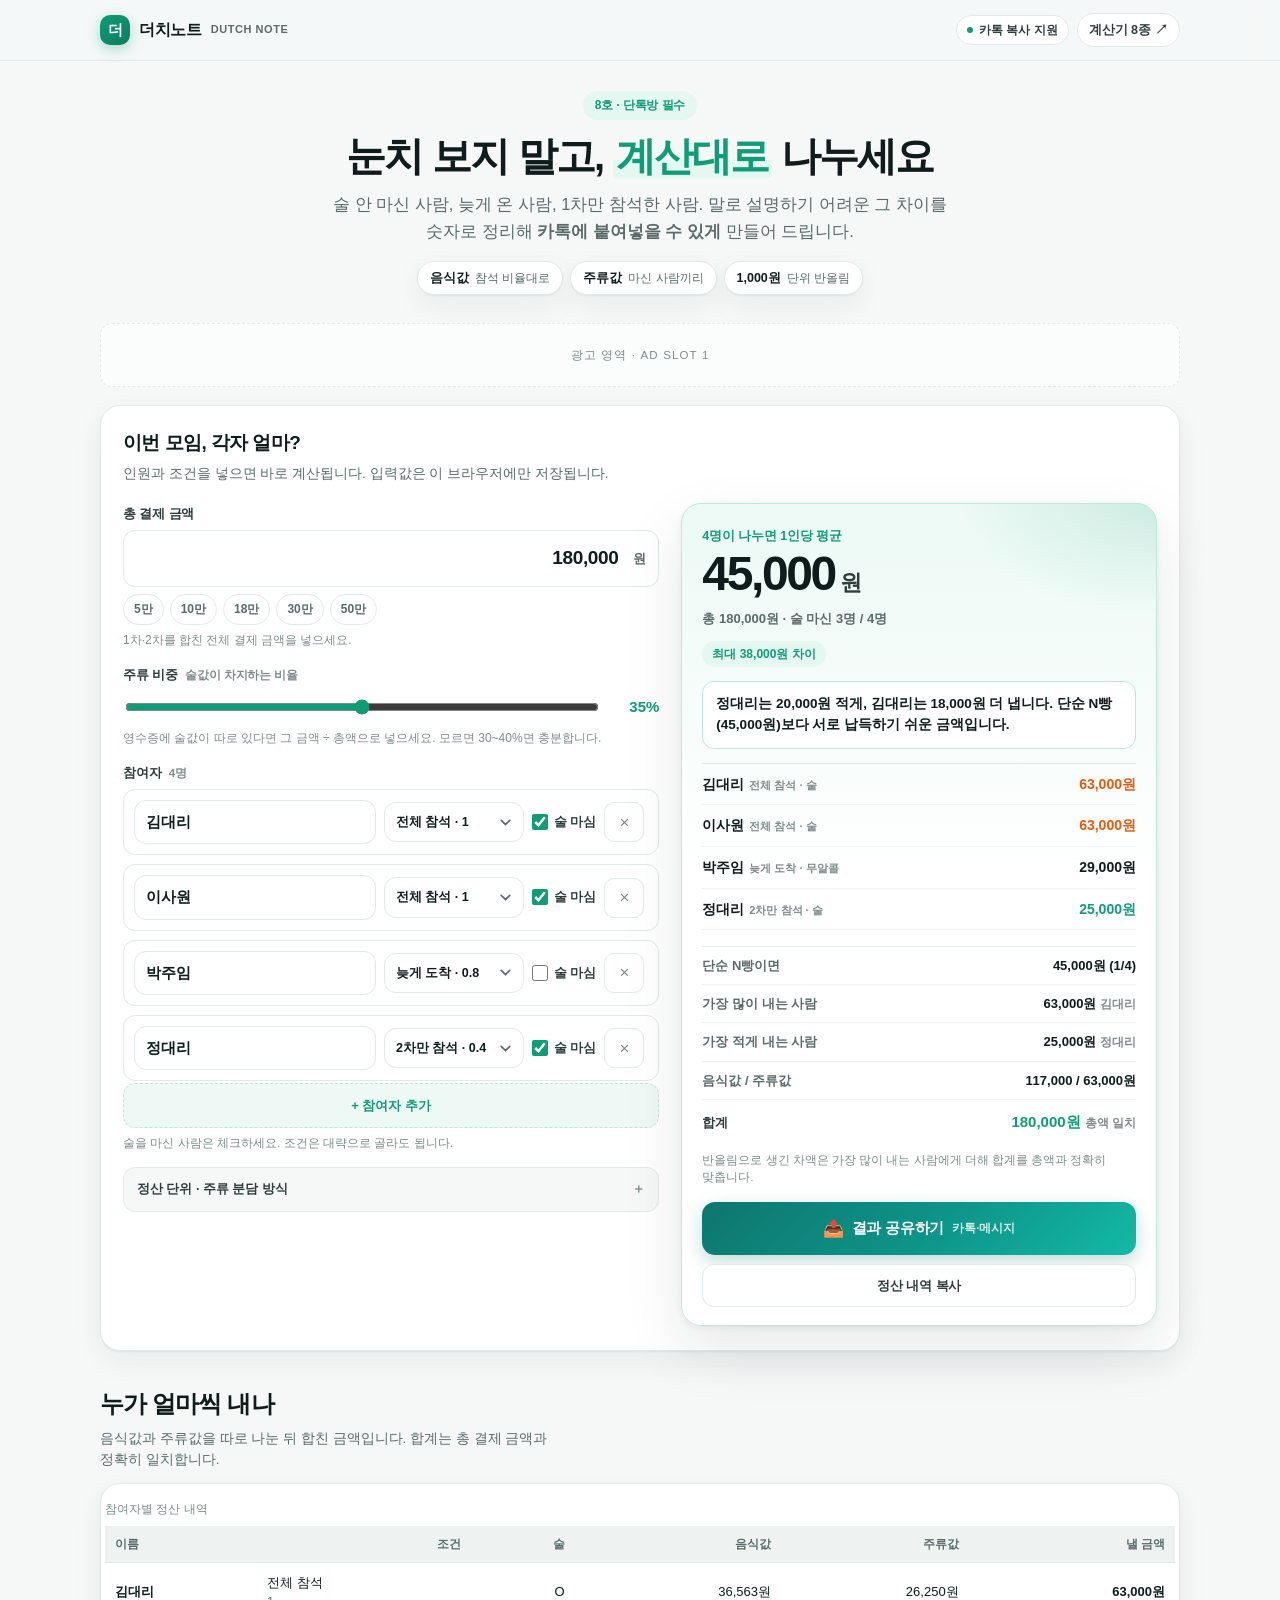
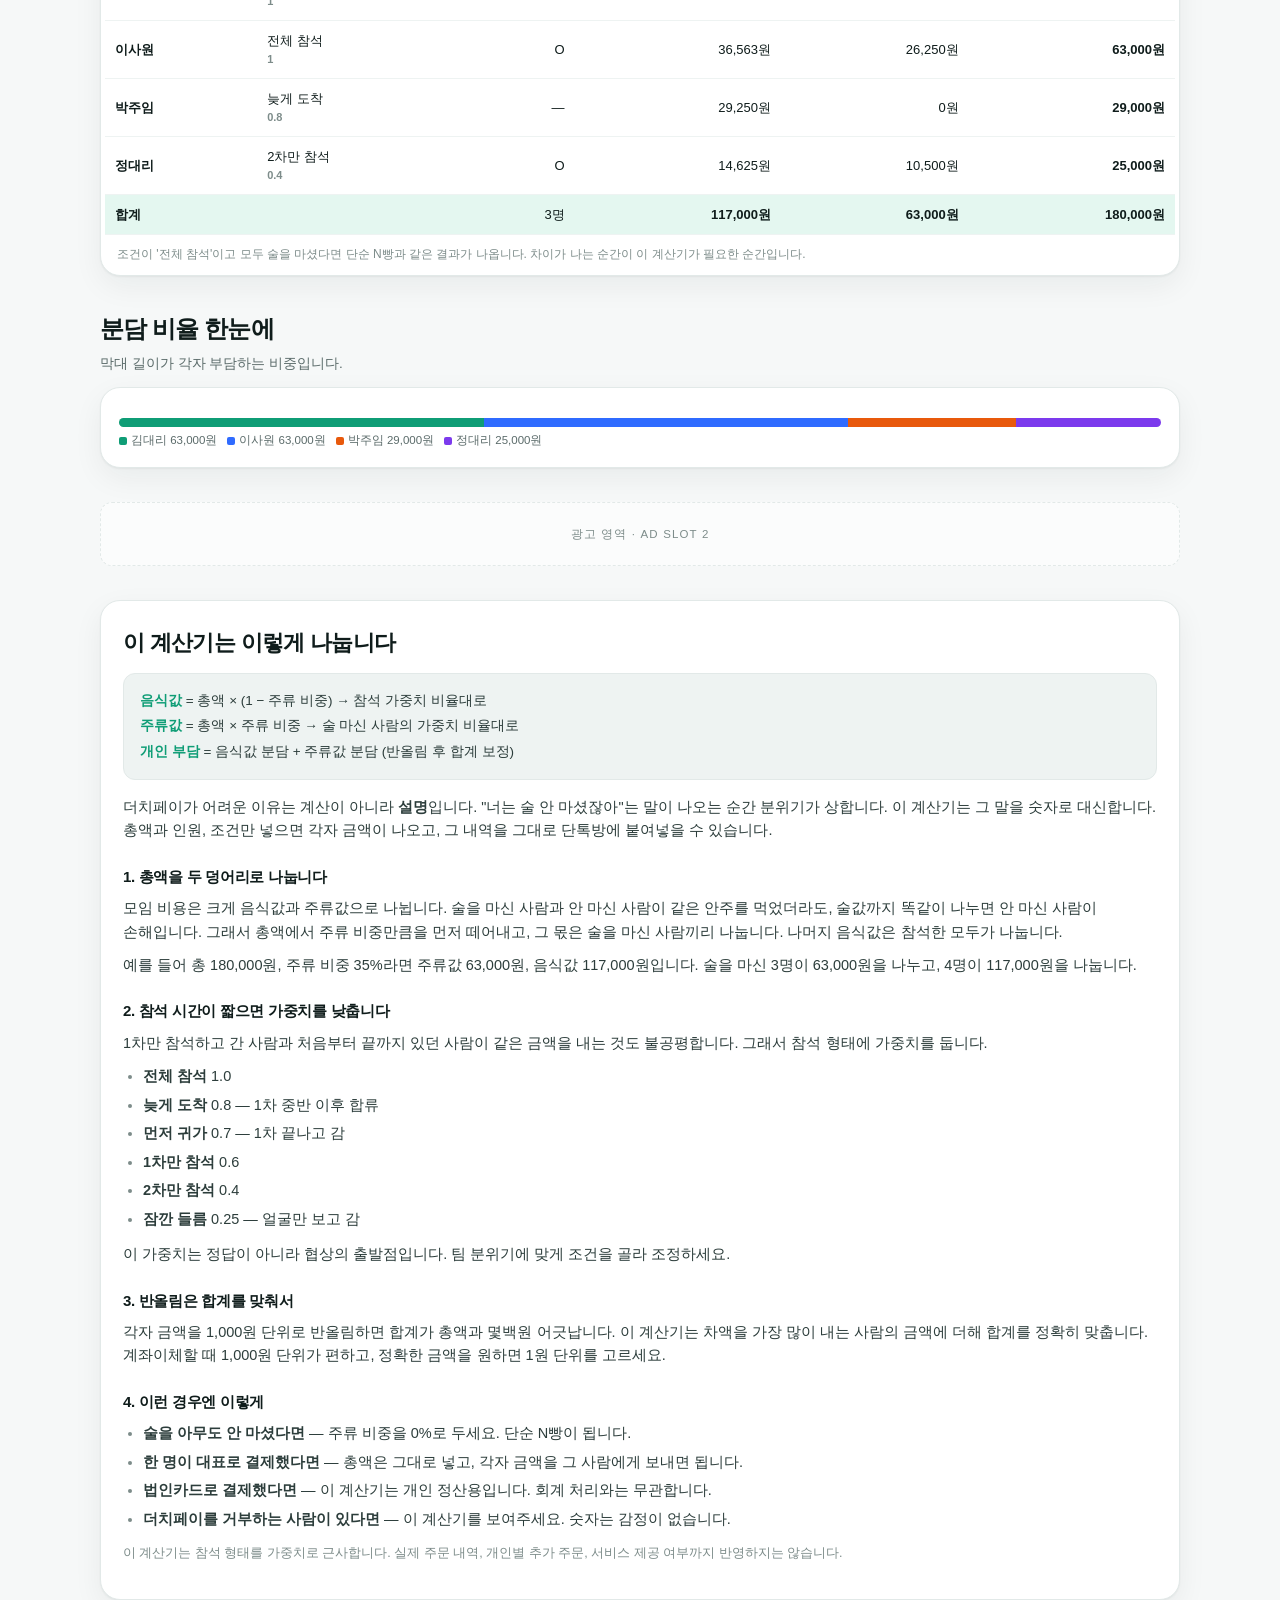
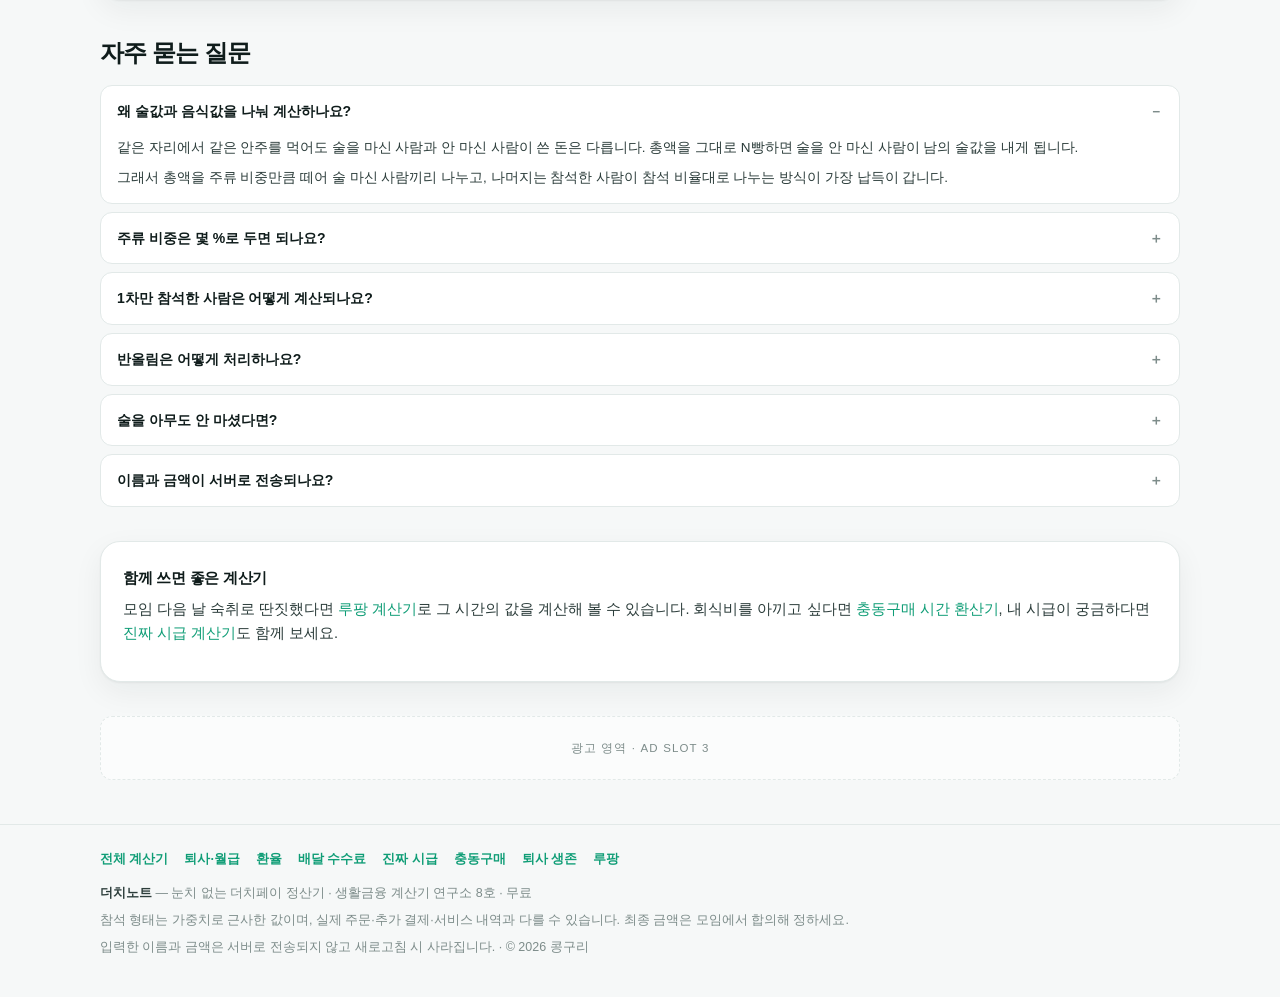
<file: dutch/index.html>
<!DOCTYPE html>
<html lang="ko">
<head>
<meta charset="utf-8">
<meta name="viewport" content="width=device-width, initial-scale=1, viewport-fit=cover">
<title>눈치 없는 더치페이 계산기 | 술 안 마신 사람·늦게 온 사람 공정 정산 — 더치노트</title>
<meta name="description" content="술 마신 사람, 안 마신 사람, 늦게 온 사람, 먼저 간 사람, 1차만·2차만 참석까지 반영해 인당 정산 금액을 계산합니다. 카톡 복사용 정산 내역 버튼으로 단톡방에 바로 붙여넣으세요. 무료.">
<meta name="keywords" content="더치페이 계산기, 술값 계산, N빵 계산기, 회식 정산, 술 안 마신 사람, 늦게 온 사람, 1차 2차 정산, 카톡 정산, 모임 비용 나누기">
<meta name="robots" content="index,follow,max-image-preview:large">
<meta name="author" content="콩구리">
<meta name="theme-color" content="#0f9d76">
<meta name="format-detection" content="telephone=no">
<link rel="canonical" href="https://lifecalc-kr.github.io/dutch/">

<meta property="og:type" content="website">
<meta property="og:site_name" content="생활금융 계산기 연구소">
<meta property="og:locale" content="ko_KR">
<meta property="og:title" content="눈치 없는 더치페이 계산기 — 공정하게 나누기">
<meta property="og:description" content="술 안 마신 사람, 늦게 온 사람, 1차만 참석한 사람까지 반영한 정산 금액. 카톡 복사 버튼 포함.">
<meta property="og:url" content="https://lifecalc-kr.github.io/dutch/">
<meta property="og:image" content="https://lifecalc-kr.github.io/og-image.png">
<meta property="og:image:width" content="1200">
<meta property="og:image:height" content="630">
<meta name="twitter:card" content="summary_large_image">
<meta name="twitter:title" content="눈치 없는 더치페이 계산기 — 더치노트">
<meta name="twitter:description" content="술값은 술 마신 사람끼리, 나머지는 참석 비율대로. 카톡 복사까지.">
<meta name="twitter:image" content="https://lifecalc-kr.github.io/og-image.png">

<link rel="icon" href="data:image/svg+xml,%3Csvg xmlns='http://www.w3.org/2000/svg' viewBox='0 0 100 100'%3E%3Crect width='100' height='100' rx='24' fill='%230f9d76'/%3E%3Ctext x='50' y='72' font-size='50' font-family='sans-serif' font-weight='bold' fill='white' text-anchor='middle'%3E%EB%8D%94%3C/text%3E%3C/svg%3E">
<link rel="stylesheet" href="../assets/calc.css?v=20261116share">
<link rel="stylesheet" href="../assets/share.css?v=20261116share">
<style>
  :root { --accent: #0f9d76; --accent-2: #0b7d5e; --accent-soft: #e4f7f0; --accent-line: #bde8da; }
  @media (prefers-color-scheme: dark) {
    :root { --accent: #34d399; --accent-2: #6ee7b7; --accent-soft: #0f2f26; --accent-line: #1d4a3d; }
  }
  input[type="range"] { width: 100%; height: 28px; accent-color: var(--accent); cursor: pointer; }
  .range-row { display: flex; align-items: center; gap: 10px; }
  .range-row output { font-weight: 850; font-variant-numeric: tabular-nums; color: var(--accent); font-size: 15px; min-width: 3.2em; text-align: right; }
  .pay-list { margin: 14px 0 0; padding: 0; border-top: 1px solid var(--line); }
  .pay-list > div { display: flex; align-items: baseline; justify-content: space-between; gap: 10px; padding: 9px 0; border-bottom: 1px solid var(--line-2); font-size: 14px; }
  .pay-list .nm { font-weight: 800; color: var(--ink); }
  .pay-list .nm small { font-weight: 600; color: var(--muted-2); font-size: 11px; margin-left: 5px; }
  .pay-list .am { font-weight: 850; font-variant-numeric: tabular-nums; white-space: nowrap; }
  .pay-list .am.hi { color: var(--warm); }
  .pay-list .am.lo { color: var(--green); }
</style>

<!-- Google AdSense (pub-2493112023638381) — 승인 후 주석 해제
<script async src="https://pagead2.googlesyndication.com/pagead/js/adsbygoogle.js?client=ca-pub-2493112023638381" crossorigin="anonymous"></script>
-->

<script type="application/ld+json">
{
  "@context": "https://schema.org",
  "@graph": [
    {
      "@type": "WebApplication",
      "name": "더치노트 — 눈치 없는 더치페이 계산기",
      "url": "https://lifecalc-kr.github.io/dutch/",
      "applicationCategory": "FinanceApplication",
      "operatingSystem": "Web",
      "inLanguage": "ko-KR",
      "description": "술을 마신 사람과 안 마신 사람, 늦게 온 사람과 먼저 간 사람, 1차·2차 참석 여부를 반영해 모임 비용을 공정하게 나누는 무료 정산 계산기.",
      "offers": { "@type": "Offer", "price": "0", "priceCurrency": "KRW" },
      "featureList": [
        "총액을 음식값과 주류값으로 분리해 각각 나눔",
        "술 마신 사람만 주류값 부담",
        "늦게 온·먼저 간·1차만·2차만 참석 가중치 반영",
        "1,000원 단위 반올림과 합계 일치 보정",
        "카톡 복사용 정산 내역 생성"
      ]
    },
    {
      "@type": "FAQPage",
      "mainEntity": [
        {
          "@type": "Question",
          "name": "왜 술값과 음식값을 나눠 계산하나요?",
          "acceptedAnswer": { "@type": "Answer", "text": "같은 자리에서 같은 안주를 먹어도 술을 마신 사람과 안 마신 사람이 쓴 돈은 다릅니다. 총액을 그대로 N빵하면 술을 안 마신 사람이 남의 술값을 내게 됩니다. 그래서 총액을 주류 비중만큼 떼어 술 마신 사람끼리 나누고, 나머지는 참석한 사람이 참석 비율대로 나누는 방식이 가장 납득이 갑니다." }
        },
        {
          "@type": "Question",
          "name": "주류 비중은 몇 %로 두면 되나요?",
          "acceptedAnswer": { "@type": "Answer", "text": "술값이 전체 결제액에서 차지하는 비율입니다. 영수증에 주류 항목이 있으면 그 금액을 총액으로 나눠 넣으세요. 보통 회식에서는 30~45% 정도이고, 술을 많이 마신 자리라면 50% 이상입니다. 정확하지 않아도 괜찮습니다. 비중을 0%로 두면 단순 N빵과 같아집니다." }
        },
        {
          "@type": "Question",
          "name": "1차만 참석한 사람은 어떻게 계산되나요?",
          "acceptedAnswer": { "@type": "Answer", "text": "참석 시간이 짧은 만큼 소비한 몫도 작다고 보고 가중치를 낮춥니다. 기본값은 전체 참석 1.0, 늦게 도착 0.8, 먼저 귀가 0.7, 1차만 참석 0.6, 2차만 참석 0.4, 잠깐 들름 0.25입니다. 음식값은 이 가중치 비율로 나누고, 술값은 술을 마신 사람의 가중치 비율로 나눕니다." }
        },
        {
          "@type": "Question",
          "name": "반올림은 어떻게 처리하나요?",
          "acceptedAnswer": { "@type": "Answer", "text": "1,000원·100원·1원 단위 중에서 고를 수 있습니다. 각자 금액을 반올림하면 합계가 총액과 몇백원 어긋날 수 있어서, 차액은 가장 많이 내는 사람의 금액에 더해 합계를 정확히 맞춥니다. 계좌이체할 때 1,000원 단위가 편합니다." }
        },
        {
          "@type": "Question",
          "name": "술을 아무도 안 마셨다면?",
          "acceptedAnswer": { "@type": "Answer", "text": "주류 비중을 0%로 두거나, 고급 설정에서 '주류값은 술 마신 사람끼리'를 끄면 됩니다. 술 마신 사람이 없으면 주류 몫은 자동으로 전체 참석자에게 참석 비율대로 분배됩니다." }
        }
      ]
    }
  ]
}
</script>
</head>
<body>

<header class="site-head">
  <div class="wrap">
    <a class="brand" href="../">
      <span class="brand-mark" aria-hidden="true">더</span>
      더치노트 <span class="brand-sub">DUTCH NOTE</span>
    </a>
    <div class="head-right">
      <span class="status-pill"><span class="dot" aria-hidden="true"></span>카톡 복사 지원</span>
      <a class="hub-link" href="../">계산기 8종 <span aria-hidden="true">↗</span></a>
    </div>
  </div>
</header>

<main class="wrap">

  <section class="hero">
    <span class="hero-kicker">8호 · 단톡방 필수</span>
    <h1>눈치 보지 말고, <span class="hl">계산대로</span> 나누세요</h1>
    <p>술 안 마신 사람, 늦게 온 사람, 1차만 참석한 사람. 말로 설명하기 어려운 그 차이를 숫자로 정리해 <strong>카톡에 붙여넣을 수 있게</strong> 만들어 드립니다.</p>
    <div class="hstats">
      <span class="hstat"><b>음식값</b> 참석 비율대로</span>
      <span class="hstat"><b>주류값</b> 마신 사람끼리</span>
      <span class="hstat"><b>1,000원</b> 단위 반올림</span>
    </div>
  </section>

  <!-- [AD SLOT 1] 상단
  <ins class="adsbygoogle" style="display:block" data-ad-client="ca-pub-2493112023638381" data-ad-slot="0000000000" data-ad-format="auto" data-full-width-responsive="true"></ins>
  <script>(adsbygoogle = window.adsbygoogle || []).push({});</script>
  -->
  <div class="ad-slot" data-ad="top" aria-hidden="true">광고 영역 · AD SLOT 1</div>

  <section class="card calc" aria-labelledby="calcTitle">
    <div class="calc-head">
      <h2 id="calcTitle">이번 모임, 각자 얼마?</h2>
      <p>인원과 조건을 넣으면 바로 계산됩니다. 입력값은 이 브라우저에만 저장됩니다.</p>
    </div>

    <div class="calc-grid">
      <div class="inputs">

        <div class="field">
          <label class="field-label" for="total">총 결제 금액</label>
          <div class="money">
            <input id="total" type="text" inputmode="numeric" value="180,000" aria-describedby="totalNote">
            <span class="unit">원</span>
          </div>
          <div class="chips" id="totalChips">
            <button class="chip" type="button" data-value="50000">5만</button>
            <button class="chip" type="button" data-value="100000">10만</button>
            <button class="chip" type="button" data-value="180000">18만</button>
            <button class="chip" type="button" data-value="300000">30만</button>
            <button class="chip" type="button" data-value="500000">50만</button>
          </div>
          <p class="hint" id="totalNote">1차·2차를 합친 전체 결제 금액을 넣으세요.</p>
        </div>

        <div class="field">
          <label class="field-label" for="alcShare">주류 비중 <span>술값이 차지하는 비율</span></label>
          <div class="range-row">
            <input type="range" id="alcShare" min="0" max="70" step="5" value="35" aria-describedby="alcNote">
            <output id="alcOut" for="alcShare">35%</output>
          </div>
          <p class="hint" id="alcNote">영수증에 술값이 따로 있다면 그 금액 ÷ 총액으로 넣으세요. 모르면 30~40%면 충분합니다.</p>
        </div>

        <div class="field">
          <label class="field-label">참여자 <span id="memberCount">4명</span></label>
          <div class="members" id="members"></div>
          <button class="member-add" id="addMember" type="button">+ 참여자 추가</button>
          <p class="hint">술을 마신 사람은 체크하세요. 조건은 대략으로 골라도 됩니다.</p>
        </div>

        <details class="adv">
          <summary>정산 단위 · 주류 분담 방식</summary>
          <div class="adv-body">
            <div class="field">
              <label class="field-label" for="unit">반올림 단위</label>
              <select id="unit">
                <option value="1000" selected>1,000원 단위 (계좌이체 편함)</option>
                <option value="100">100원 단위</option>
                <option value="1">1원 단위 (정확히)</option>
              </select>
            </div>
            <label class="check">
              <input type="checkbox" id="alcOnly" checked>
              주류값은 술 마신 사람끼리만 나눈다
            </label>
            <p class="hint">끄면 주류값도 모든 참석자가 참석 비율대로 나눕니다.</p>
          </div>
        </details>
      </div>

      <aside class="result">
        <div class="res-card">
          <p class="res-label" id="avgLabel">1인당 평균</p>
          <p class="res-value"><span id="avgPay">0</span><span class="unit">원</span></p>
          <p class="res-sub" id="dutchSub">계산 중…</p>
          <p class="res-badge" id="dutchBadge">—</p>
          <p class="res-quote" id="dutchQuote" aria-live="polite"></p>

          <div class="pay-list" id="payList"></div>

          <dl class="res-rows">
            <div><dt>단순 N빵이면</dt><dd id="rSimple">—</dd></div>
            <div><dt>가장 많이 내는 사람</dt><dd id="rMax">—</dd></div>
            <div><dt>가장 적게 내는 사람</dt><dd id="rMin">—</dd></div>
            <div><dt>음식값 / 주류값</dt><dd id="rPots">—</dd></div>
            <div class="total"><dt>합계</dt><dd id="rTotal">—</dd></div>
          </dl>
          <p class="res-note">반올림으로 생긴 차액은 가장 많이 내는 사람에게 더해 합계를 총액과 정확히 맞춥니다.</p>

          <div class="res-actions res-actions--share">
            <button type="button" class="btn-share" id="shareBtn" aria-label="계산 결과를 카카오톡·메시지로 공유하기">
              <span class="share-ico" aria-hidden="true">📤</span> 결과 공유하기
              <span class="share-sub">카톡·메시지</span>
            </button>
            <button type="button" class="btn" id="copyBtn">정산 내역 복사</button>
          </div>
        </div>
      </aside>
    </div>
  </section>

  <section class="sec" aria-labelledby="detailTitle">
    <div class="sec-head">
      <div>
        <h2 id="detailTitle">누가 얼마씩 내나</h2>
        <p>음식값과 주류값을 따로 나눈 뒤 합친 금액입니다. 합계는 총 결제 금액과 정확히 일치합니다.</p>
      </div>
    </div>
    <div class="card" style="padding:8px 4px 4px">
      <div class="tbl-scroll">
        <table class="tbl tbl-settle">
          <caption>참여자별 정산 내역</caption>
          <thead>
            <tr><th scope="col">이름</th><th scope="col">조건</th><th scope="col">술</th><th scope="col">음식값</th><th scope="col">주류값</th><th scope="col">낼 금액</th></tr>
          </thead>
          <tbody id="detailBody"></tbody>
        </table>
      </div>
      <p class="hint" style="padding:0 12px 8px">조건이 '전체 참석'이고 모두 술을 마셨다면 단순 N빵과 같은 결과가 나옵니다. 차이가 나는 순간이 이 계산기가 필요한 순간입니다.</p>
    </div>
  </section>

  <section class="sec" aria-labelledby="barTitle">
    <div class="sec-head">
      <div>
        <h2 id="barTitle">분담 비율 한눈에</h2>
        <p>막대 길이가 각자 부담하는 비중입니다.</p>
      </div>
    </div>
    <div class="card" style="padding:18px">
      <div class="split-bar" id="splitBar" aria-hidden="true"></div>
      <div class="split-legend" id="splitLegend"></div>
    </div>
  </section>

  <!-- [AD SLOT 2] 중간 -->
  <div class="ad-slot" data-ad="mid" aria-hidden="true">광고 영역 · AD SLOT 2</div>

  <section class="sec" aria-labelledby="guideTitle">
    <div class="card guide">
      <h2 id="guideTitle">이 계산기는 이렇게 나눕니다</h2>

      <div class="formula">
        <p><b>음식값</b> = 총액 × (1 − 주류 비중) → 참석 가중치 비율대로</p>
        <p><b>주류값</b> = 총액 × 주류 비중 → 술 마신 사람의 가중치 비율대로</p>
        <p><b>개인 부담</b> = 음식값 분담 + 주류값 분담 (반올림 후 합계 보정)</p>
      </div>

      <p>더치페이가 어려운 이유는 계산이 아니라 <strong>설명</strong>입니다. "너는 술 안 마셨잖아"는 말이 나오는 순간 분위기가 상합니다. 이 계산기는 그 말을 숫자로 대신합니다. 총액과 인원, 조건만 넣으면 각자 금액이 나오고, 그 내역을 그대로 단톡방에 붙여넣을 수 있습니다.</p>

      <h3>1. 총액을 두 덩어리로 나눕니다</h3>
      <p>모임 비용은 크게 음식값과 주류값으로 나뉩니다. 술을 마신 사람과 안 마신 사람이 같은 안주를 먹었더라도, 술값까지 똑같이 나누면 안 마신 사람이 손해입니다. 그래서 총액에서 주류 비중만큼을 먼저 떼어내고, 그 몫은 술을 마신 사람끼리 나눕니다. 나머지 음식값은 참석한 모두가 나눕니다.</p>
      <p>예를 들어 총 180,000원, 주류 비중 35%라면 주류값 63,000원, 음식값 117,000원입니다. 술을 마신 3명이 63,000원을 나누고, 4명이 117,000원을 나눕니다.</p>

      <h3>2. 참석 시간이 짧으면 가중치를 낮춥니다</h3>
      <p>1차만 참석하고 간 사람과 처음부터 끝까지 있던 사람이 같은 금액을 내는 것도 불공평합니다. 그래서 참석 형태에 가중치를 둡니다.</p>
      <ul>
        <li><strong>전체 참석</strong> 1.0</li>
        <li><strong>늦게 도착</strong> 0.8 — 1차 중반 이후 합류</li>
        <li><strong>먼저 귀가</strong> 0.7 — 1차 끝나고 감</li>
        <li><strong>1차만 참석</strong> 0.6</li>
        <li><strong>2차만 참석</strong> 0.4</li>
        <li><strong>잠깐 들름</strong> 0.25 — 얼굴만 보고 감</li>
      </ul>
      <p>이 가중치는 정답이 아니라 협상의 출발점입니다. 팀 분위기에 맞게 조건을 골라 조정하세요.</p>

      <h3>3. 반올림은 합계를 맞춰서</h3>
      <p>각자 금액을 1,000원 단위로 반올림하면 합계가 총액과 몇백원 어긋납니다. 이 계산기는 차액을 가장 많이 내는 사람의 금액에 더해 합계를 정확히 맞춥니다. 계좌이체할 때 1,000원 단위가 편하고, 정확한 금액을 원하면 1원 단위를 고르세요.</p>

      <h3>4. 이런 경우엔 이렇게</h3>
      <ul>
        <li><strong>술을 아무도 안 마셨다면</strong> — 주류 비중을 0%로 두세요. 단순 N빵이 됩니다.</li>
        <li><strong>한 명이 대표로 결제했다면</strong> — 총액은 그대로 넣고, 각자 금액을 그 사람에게 보내면 됩니다.</li>
        <li><strong>법인카드로 결제했다면</strong> — 이 계산기는 개인 정산용입니다. 회계 처리와는 무관합니다.</li>
        <li><strong>더치페이를 거부하는 사람이 있다면</strong> — 이 계산기를 보여주세요. 숫자는 감정이 없습니다.</li>
      </ul>
      <p class="note">이 계산기는 참석 형태를 가중치로 근사합니다. 실제 주문 내역, 개인별 추가 주문, 서비스 제공 여부까지 반영하지는 않습니다.</p>
    </div>
  </section>

  <section class="sec" aria-labelledby="faqTitle">
    <div class="sec-head"><div><h2 id="faqTitle">자주 묻는 질문</h2></div></div>

    <details class="faq" open>
      <summary>왜 술값과 음식값을 나눠 계산하나요?</summary>
      <div class="a"><p>같은 자리에서 같은 안주를 먹어도 술을 마신 사람과 안 마신 사람이 쓴 돈은 다릅니다. 총액을 그대로 N빵하면 술을 안 마신 사람이 남의 술값을 내게 됩니다.</p><p>그래서 총액을 주류 비중만큼 떼어 술 마신 사람끼리 나누고, 나머지는 참석한 사람이 참석 비율대로 나누는 방식이 가장 납득이 갑니다.</p></div>
    </details>

    <details class="faq">
      <summary>주류 비중은 몇 %로 두면 되나요?</summary>
      <div class="a"><p>술값이 전체 결제액에서 차지하는 비율입니다. 영수증에 주류 항목이 있으면 그 금액을 총액으로 나눠 넣으세요.</p><p>보통 회식에서는 30~45% 정도이고, 술을 많이 마신 자리라면 50% 이상입니다. 정확하지 않아도 괜찮습니다. 비중을 0%로 두면 단순 N빵과 같아집니다.</p></div>
    </details>

    <details class="faq">
      <summary>1차만 참석한 사람은 어떻게 계산되나요?</summary>
      <div class="a"><p>참석 시간이 짧은 만큼 소비한 몫도 작다고 보고 가중치를 낮춥니다. 기본값은 전체 참석 1.0, 늦게 도착 0.8, 먼저 귀가 0.7, 1차만 참석 0.6, 2차만 참석 0.4, 잠깐 들름 0.25입니다.</p><p>음식값은 이 가중치 비율로 나누고, 술값은 술을 마신 사람의 가중치 비율로 나눕니다.</p></div>
    </details>

    <details class="faq">
      <summary>반올림은 어떻게 처리하나요?</summary>
      <div class="a"><p>1,000원·100원·1원 단위 중에서 고를 수 있습니다. 각자 금액을 반올림하면 합계가 총액과 몇백원 어긋날 수 있어서, 차액은 가장 많이 내는 사람의 금액에 더해 합계를 정확히 맞춥니다.</p><p>계좌이체할 때 1,000원 단위가 편합니다.</p></div>
    </details>

    <details class="faq">
      <summary>술을 아무도 안 마셨다면?</summary>
      <div class="a"><p>주류 비중을 0%로 두거나, 고급 설정에서 '주류값은 술 마신 사람끼리'를 끄면 됩니다. 술 마신 사람이 없으면 주류 몫은 자동으로 전체 참석자에게 참석 비율대로 분배됩니다.</p></div>
    </details>

    <details class="faq">
      <summary>이름과 금액이 서버로 전송되나요?</summary>
      <div class="a"><p>아니요. 참여자 이름과 금액은 브라우저 안에서만 계산되고 서버로 전송되지 않습니다. 새로고침하면 입력한 내용이 사라지므로, 정산 내역을 복사해 두세요.</p></div>
    </details>
  </section>

  <section class="sec">
    <div class="card guide">
      <h3 style="margin-top:0">함께 쓰면 좋은 계산기</h3>
      <p>모임 다음 날 숙취로 딴짓했다면 <a href="../lupin/">루팡 계산기</a>로 그 시간의 값을 계산해 볼 수 있습니다. 회식비를 아끼고 싶다면 <a href="../impulse/">충동구매 시간 환산기</a>, 내 시급이 궁금하다면 <a href="../real-wage/">진짜 시급 계산기</a>도 함께 보세요.</p>
    </div>
  </section>

  <!-- [AD SLOT 3] 하단 -->
  <div class="ad-slot" data-ad="bottom" aria-hidden="true">광고 영역 · AD SLOT 3</div>
</main>

<footer class="site-foot">
  <div class="wrap rows">
    <nav aria-label="사이트 메뉴">
      <a href="../">전체 계산기</a>
      <a href="../salary/">퇴사·월급</a>
      <a href="../fx/">환율</a>
      <a href="../delivery/">배달 수수료</a>
      <a href="../real-wage/">진짜 시급</a>
      <a href="../impulse/">충동구매</a>
      <a href="../runway/">퇴사 생존</a>
      <a href="../lupin/">루팡</a>
    </nav>
    <div><b>더치노트</b> — 눈치 없는 더치페이 정산기 · 생활금융 계산기 연구소 8호 · 무료</div>
    <div>참석 형태는 가중치로 근사한 값이며, 실제 주문·추가 결제·서비스 내역과 다를 수 있습니다. 최종 금액은 모임에서 합의해 정하세요.</div>
    <div>입력한 이름과 금액은 서버로 전송되지 않고 새로고침 시 사라집니다. · © 2026 콩구리</div>
  </div>
</footer>

<script src="../assets/share.js?v=20261116share"></script>
<script src="../assets/calc.js?v=20261116share"></script>
<script src="assets/core.js?v=20261116share"></script>
<script src="assets/app.js?v=20261116share"></script>
</body>
</html>
</file>
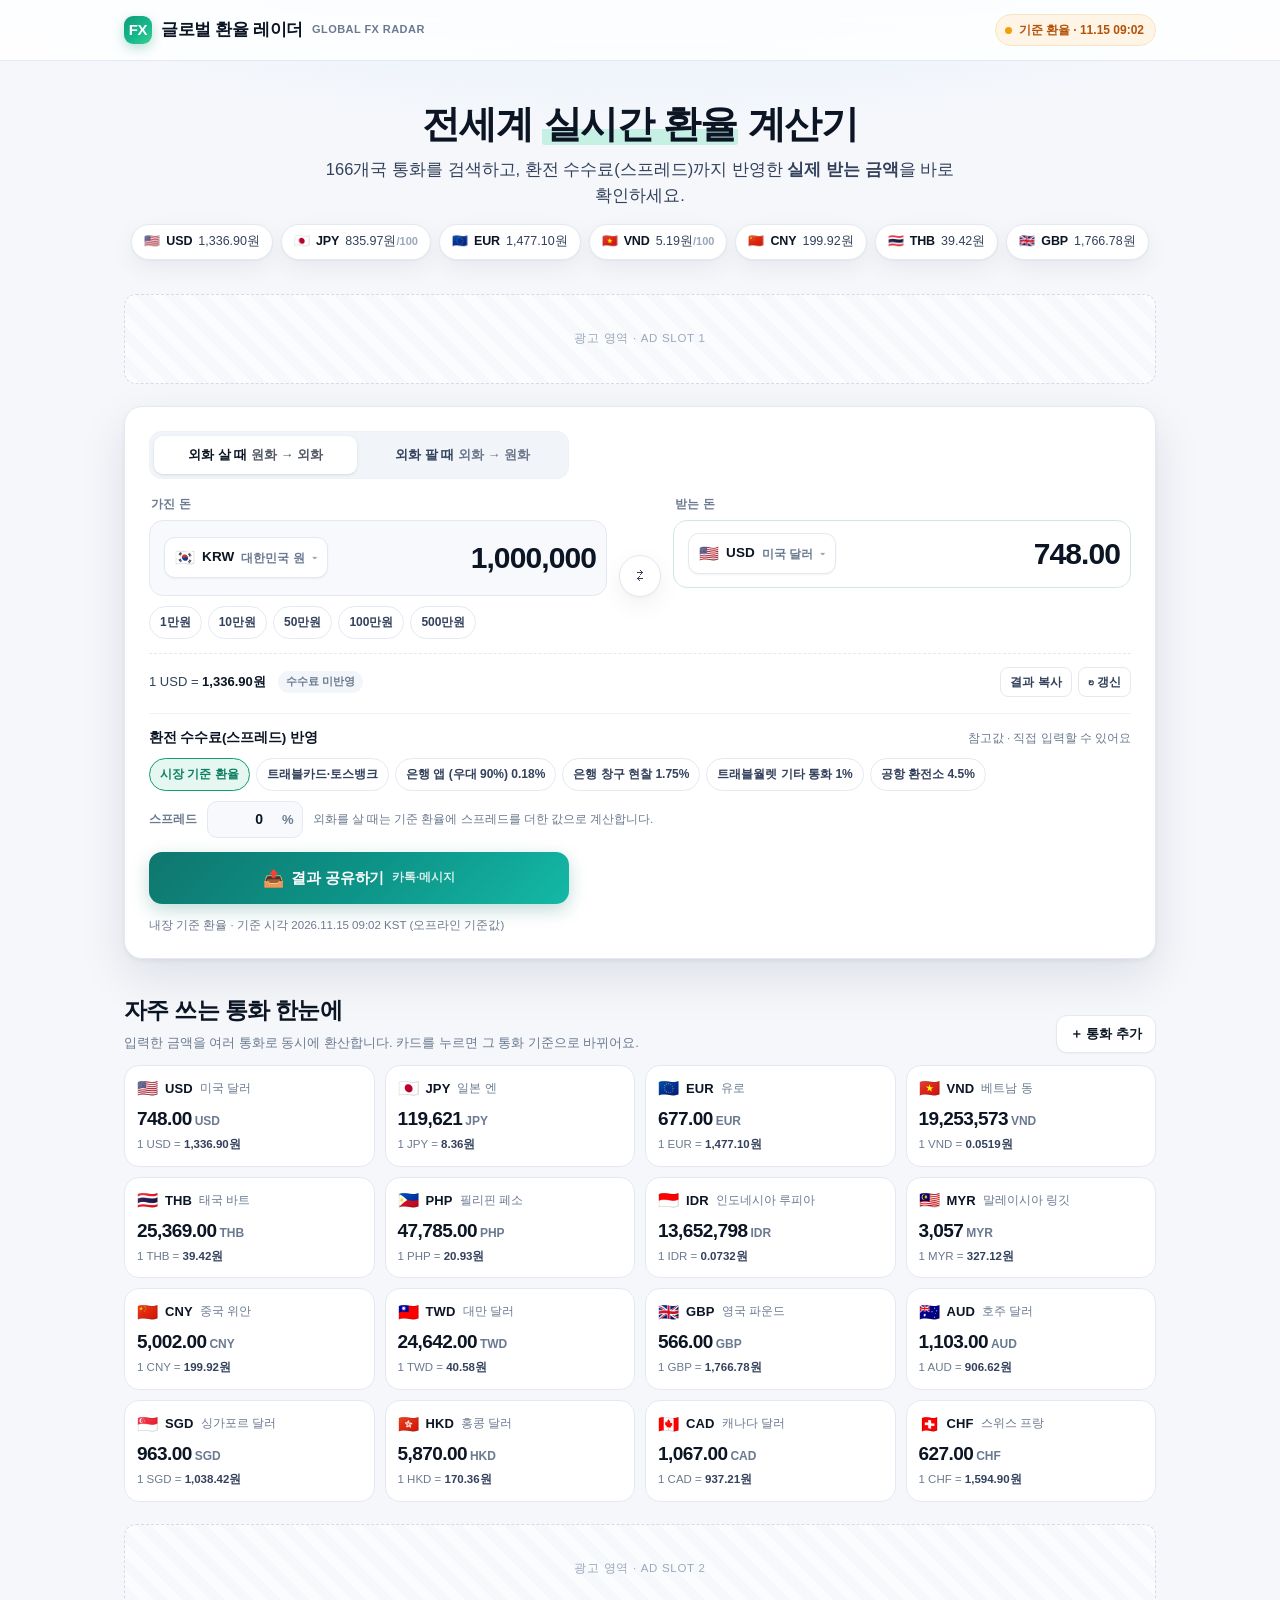
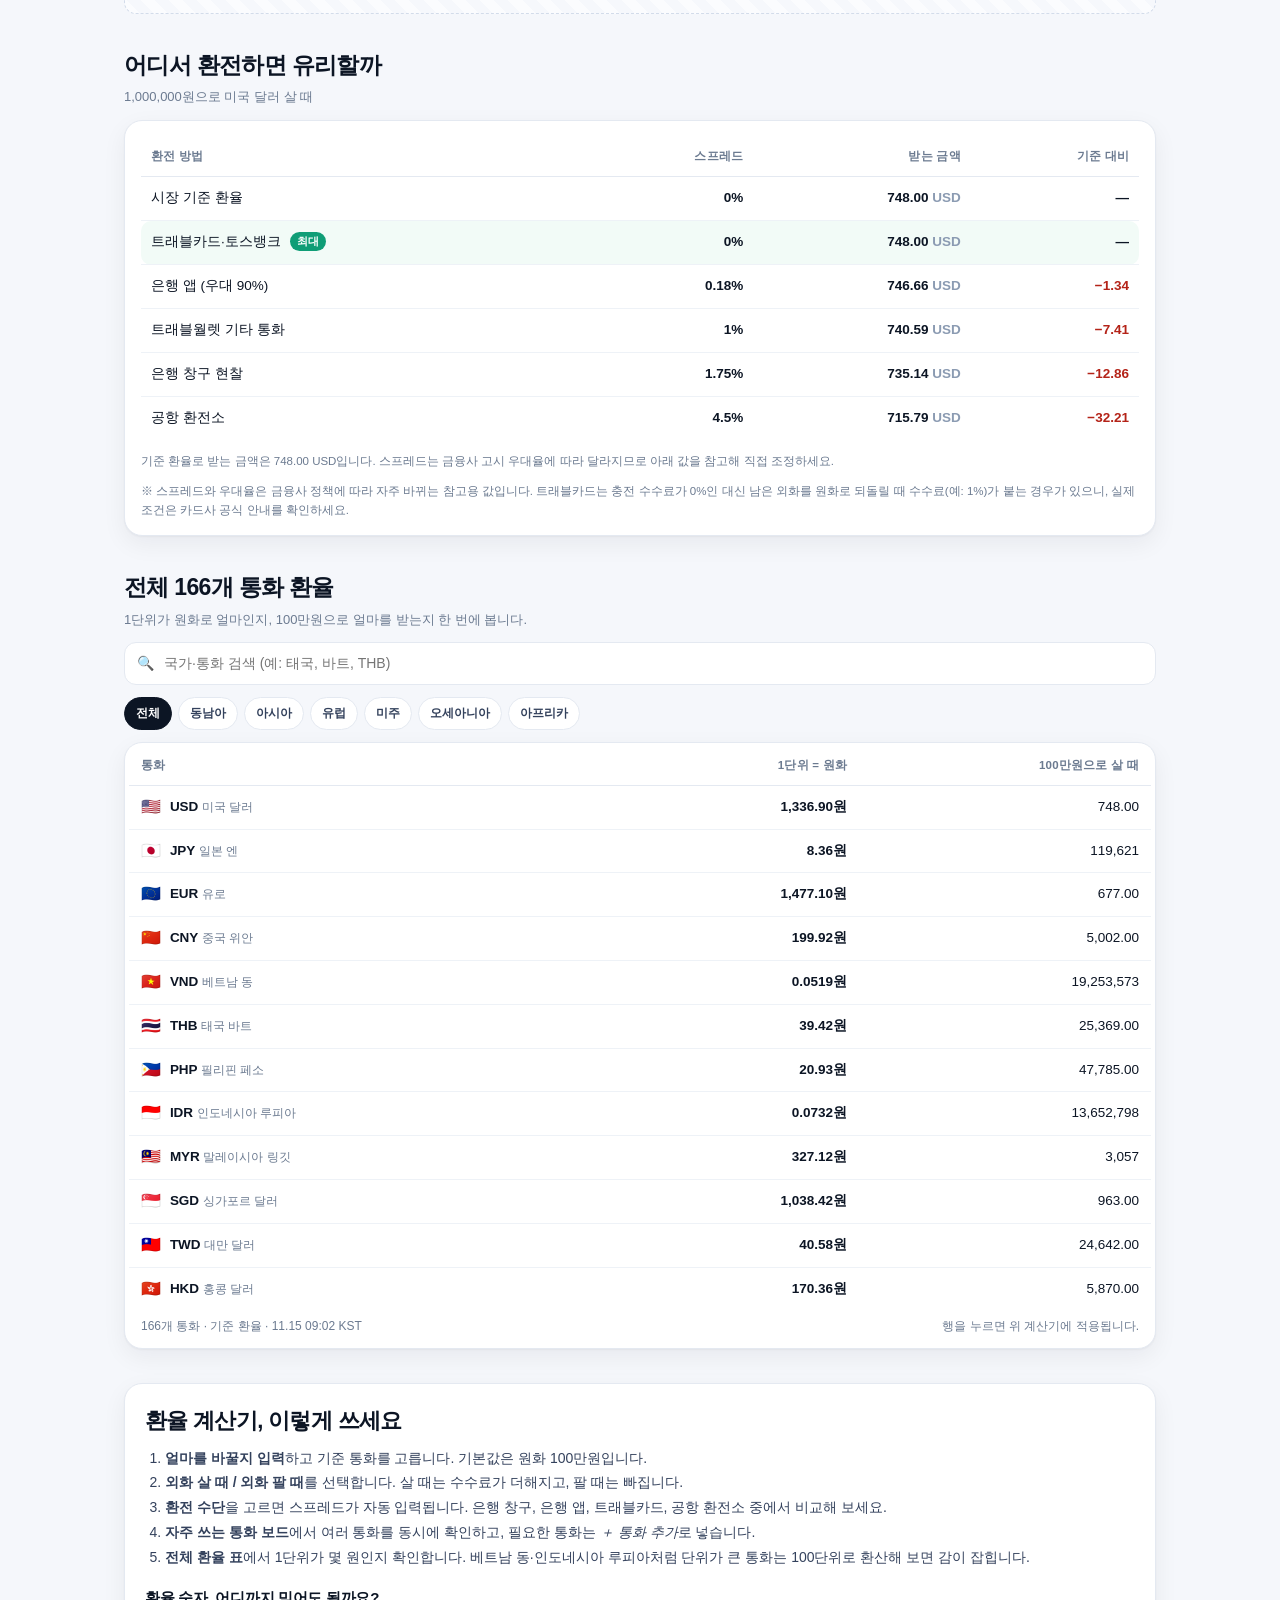
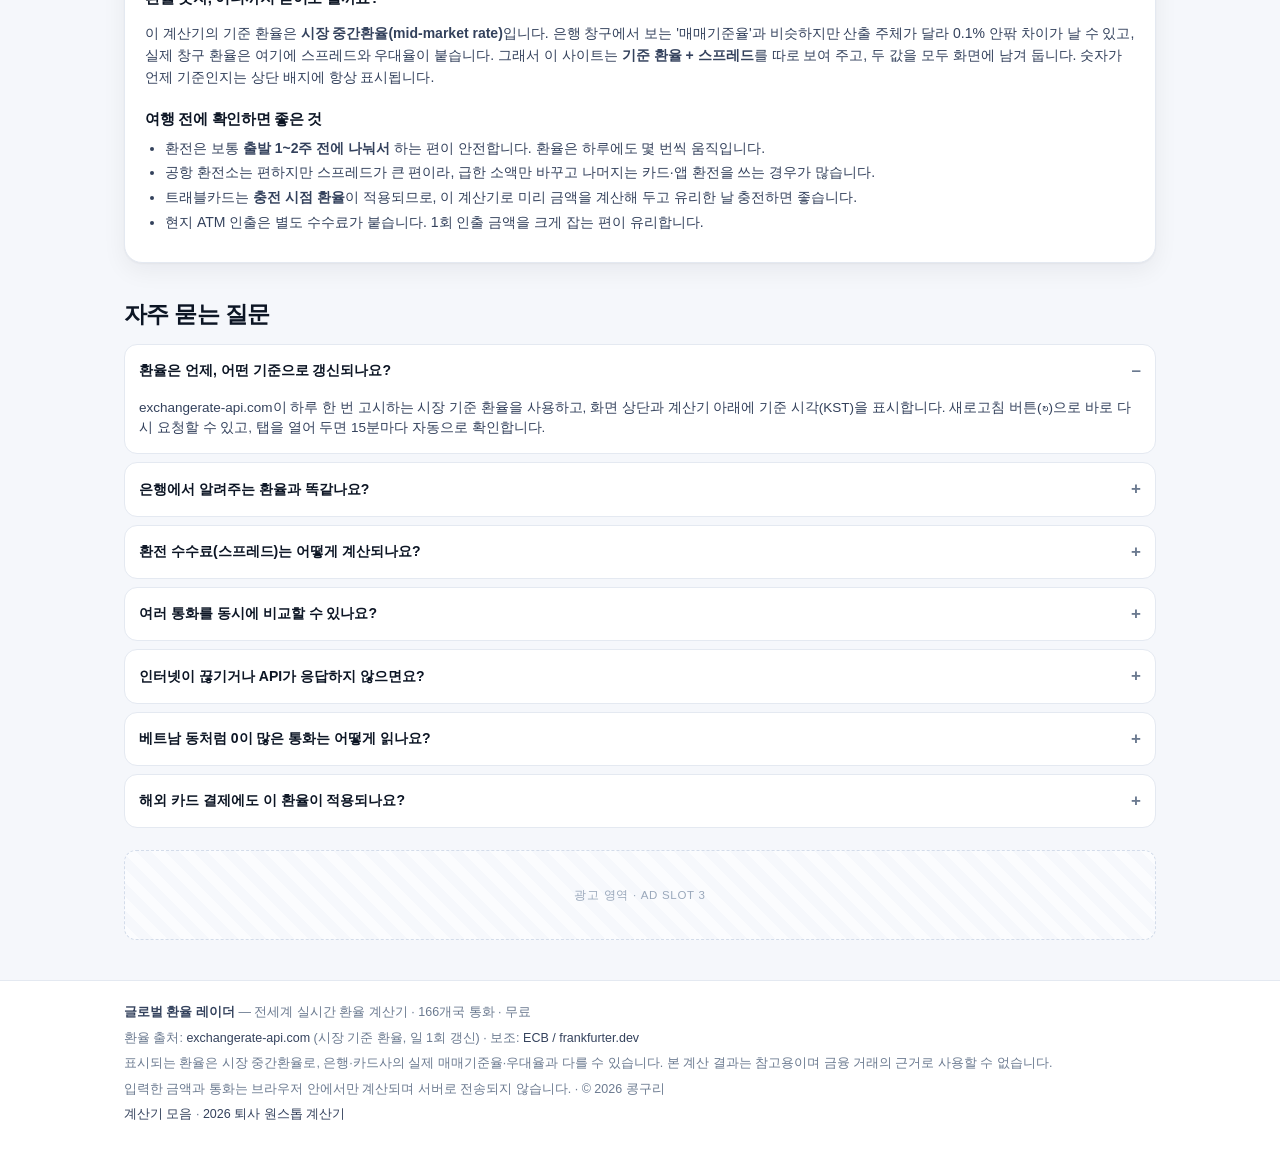
<file: fx/index.html>
<!DOCTYPE html>
<html lang="ko">
<head>
<meta charset="utf-8">
<meta name="viewport" content="width=device-width, initial-scale=1, viewport-fit=cover">
<title>전세계 실시간 환율 계산기 | 166개 통화 환전 수수료까지 — 글로벌 환율 레이더</title>
<meta name="description" content="166개국 통화를 실시간 환율로 바로 계산하세요. 원화↔달러·엔·동·바트·유로를 한 화면에서 동시 비교하고, 은행·트래블카드 환전 수수료(스프레드)를 반영한 실제 받는 금액까지 확인할 수 있습니다. 회원가입·설치 없이 무료.">
<meta name="keywords" content="환율 계산기, 실시간 환율, 달러 환율, 엔화 환율, 베트남 동 환율, 태국 바트, 환전 수수료, 트래블카드, 스프레드, 환율 조회">
<meta name="robots" content="index,follow,max-image-preview:large">
<meta name="author" content="콩구리">
<meta name="theme-color" content="#0c1524">
<meta name="format-detection" content="telephone=no">

<link rel="canonical" href="https://lifecalc-kr.github.io/fx/">

<meta property="og:type" content="website">
<meta property="og:site_name" content="글로벌 환율 레이더">
<meta property="og:locale" content="ko_KR">
<meta property="og:title" content="전세계 실시간 환율 계산기 — 166개 통화, 수수료까지 반영">
<meta property="og:description" content="달러·엔·동·바트·유로를 한 번에. 기준 환율과 환전 수수료(스프레드)를 반영한 실제 받는 금액을 바로 확인하세요.">
<meta property="og:url" content="https://lifecalc-kr.github.io/fx/">
<meta property="og:image" content="https://lifecalc-kr.github.io/fx/og-image.png">
<meta property="og:image:width" content="1200">
<meta property="og:image:height" content="630">
<meta name="twitter:card" content="summary">
<meta name="twitter:title" content="전세계 실시간 환율 계산기 — 글로벌 환율 레이더">
<meta name="twitter:description" content="166개국 통화 실시간 환율 계산 · 환전 수수료 반영 실구매 금액 비교">
<meta name="twitter:image" content="https://lifecalc-kr.github.io/fx/og-image.png">

<link rel="preconnect" href="https://open.er-api.com" crossorigin>
<link rel="preconnect" href="https://api.frankfurter.dev">
<link rel="icon" href="data:image/svg+xml,%3Csvg xmlns='http://www.w3.org/2000/svg' viewBox='0 0 100 100'%3E%3Crect width='100' height='100' rx='24' fill='%230f9d76'/%3E%3Ctext x='50' y='72' font-size='58' font-family='sans-serif' font-weight='bold' fill='white' text-anchor='middle'%3E%E2%82%A9%3C/text%3E%3C/svg%3E">
<link rel="stylesheet" href="assets/styles.css?v=20261116share">
<link rel="stylesheet" href="../assets/share.css?v=20261116share">

<!-- ═══════════════════════════════════════════════════════════════
     Google AdSense 스크립트 (pub-2493112023638381)
     애드센스 승인 후 아래 주석을 해제하면 본문의 광고 슬롯이 활성화됩니다.
<script async src="https://pagead2.googlesyndication.com/pagead/js/adsbygoogle.js?client=ca-pub-2493112023638381" crossorigin="anonymous"></script>
     ═══════════════════════════════════════════════════════════════ -->

<script type="application/ld+json">
{
  "@context": "https://schema.org",
  "@graph": [
    {
      "@type": "WebApplication",
      "name": "글로벌 환율 레이더 — 전세계 실시간 환율 계산기",
      "url": "https://lifecalc-kr.github.io/fx/",
      "applicationCategory": "FinanceApplication",
      "operatingSystem": "Web",
      "inLanguage": "ko-KR",
      "description": "166개국 통화의 실시간 환율을 조회하고, 환전 수수료(스프레드)를 반영한 실구매 금액을 계산하는 무료 웹 앱.",
      "offers": { "@type": "Offer", "price": "0", "priceCurrency": "KRW" },
      "featureList": [
        "166개국 통화 실시간 환율 조회",
        "국가명·통화코드로 즉시 검색",
        "여러 통화 동시 환산",
        "은행·트래블카드 환전 수수료 반영 계산"
      ]
    },
    {
      "@type": "FAQPage",
      "mainEntity": [
        {
          "@type": "Question",
          "name": "환율은 언제, 어떤 기준으로 갱신되나요?",
          "acceptedAnswer": { "@type": "Answer", "text": "exchangerate-api.com이 하루 한 번 고시하는 시장 기준 환율을 사용하며, 화면 상단에 기준 시각(KST)을 표시합니다. 은행의 매매기준율과는 산출 방식이 달라 0.1% 안팎의 차이가 날 수 있습니다." }
        },
        {
          "@type": "Question",
          "name": "은행에서 알려주는 환율과 똑같나요?",
          "acceptedAnswer": { "@type": "Answer", "text": "아닙니다. 이 사이트의 숫자는 수수료가 붙기 전 시장 중간환율입니다. 은행·카드사는 여기에 자체 스프레드와 우대율을 적용해 살 때·팔 때 환율을 따로 고시합니다. 그래서 계산기에 스프레드를 입력하면 실제 받는 금액에 가까워집니다." }
        },
        {
          "@type": "Question",
          "name": "환전 수수료(스프레드)는 어떻게 반영되나요?",
          "acceptedAnswer": { "@type": "Answer", "text": "외화를 살 때는 기준 환율에 스프레드를 더한 값으로, 팔 때는 뺀 값으로 계산합니다. 예를 들어 스프레드 1.75%라면 달러를 살 때 1달러당 기준 환율의 1.0175배를 지불하게 됩니다." }
        },
        {
          "@type": "Question",
          "name": "여러 통화를 동시에 비교할 수 있나요?",
          "acceptedAnswer": { "@type": "Answer", "text": "네. 금액과 기준 통화를 입력하면 '자주 쓰는 통화' 보드에서 달러·엔·유로·동·바트 등 최대 24개 통화로 한 번에 환산됩니다. 보드에 통화를 추가하거나 빼면 다음 방문에도 그대로 유지됩니다." }
        },
        {
          "@type": "Question",
          "name": "인터넷이 끊기거나 API가 응답하지 않으면 어떻게 되나요?",
          "acceptedAnswer": { "@type": "Answer", "text": "ECB 기준 환율(2차 소스)을 먼저 시도하고, 그것도 실패하면 브라우저에 저장된 마지막 환율이나 사이트에 내장된 기준 환율로 계산합니다. 이때 상단 표시가 '기준 환율'로 바뀌고 기준 시각이 함께 표시되므로, 숫자가 실시간인지 바로 알 수 있습니다." }
        },
        {
          "@type": "Question",
          "name": "베트남 동처럼 0이 많은 통화는 어떻게 읽나요?",
          "acceptedAnswer": { "@type": "Answer", "text": "계산기는 자릿수를 쉼표로 구분해 표시합니다. 베트남 동은 100동 단위로 묶어 생각하면 편합니다. 예를 들어 100,000동은 10만동이며, 계산기 아래 환율 표에서 100동이 몇 원인지 바로 확인할 수 있습니다." }
        },
        {
          "@type": "Question",
          "name": "해외 카드 결제에도 이 환율이 적용되나요?",
          "acceptedAnswer": { "@type": "Answer", "text": "카드 결제는 결제 승인 시점의 국제브랜드 환율과 카드사 해외이용수수료(보통 0.2~0.6%)가 더해집니다. 트래블카드는 충전 시점의 환율이 적용되므로 이 계산기로 충전 타이밍을 가늠하는 용도로 쓰면 좋습니다." }
        }
      ]
    }
  ]
}
</script>
</head>
<body>

<header class="site-head">
  <div class="wrap">
    <a class="brand" href="./" aria-label="글로벌 환율 레이더 홈">
      <span class="brand-mark" aria-hidden="true">FX</span>
      글로벌 환율 레이더 <small>GLOBAL FX RADAR</small>
    </a>
    <span class="status-pill" id="statusPill" role="status" aria-live="polite">
      <span class="dot" aria-hidden="true"></span>
      <span id="statusText">환율 불러오는 중…</span>
    </span>
  </div>
</header>

<main class="wrap">
  <section class="hero">
    <h1>전세계 <span class="hl">실시간 환율</span> 계산기</h1>
    <p>166개국 통화를 검색하고, 환전 수수료(스프레드)까지 반영한 <strong>실제 받는 금액</strong>을 바로 확인하세요.</p>
    <div class="ticker" id="ticker" aria-label="주요 통화 환율"></div>
  </section>

  <!-- ══════════════════════════════════════════════════════════════
       [AD SLOT 1] 본문 상단 · 반응형
       애드센스 승인 후 아래 주석을 풀고 data-ad-slot 값만 교체하세요.
       (pub-2493112023638381)
  <ins class="adsbygoogle" style="display:block"
       data-ad-client="ca-pub-2493112023638381"
       data-ad-slot="0000000000"
       data-ad-format="auto"
       data-full-width-responsive="true"></ins>
  <script>(adsbygoogle = window.adsbygoogle || []).push({});</script>
       ══════════════════════════════════════════════════════════════ -->
  <div class="ad-slot" data-ad="top" aria-hidden="true">광고 영역 · AD SLOT 1</div>

  <section class="card conv" aria-labelledby="calcTitle">
    <h2 id="calcTitle" class="visually-hidden">환율 계산기</h2>

    <div class="seg" role="tablist" aria-label="환전 방향 선택">
      <button type="button" id="segBuy" role="tab" aria-selected="true">외화 살 때 <span style="font-weight:600;opacity:.7">원화 → 외화</span></button>
      <button type="button" id="segSell" role="tab" aria-selected="false">외화 팔 때 <span style="font-weight:600;opacity:.7">외화 → 원화</span></button>
    </div>

    <div class="conv-grid">
      <div class="field">
        <label class="field-label" for="amountInput">가진 돈</label>
        <div class="picker">
          <div class="io">
            <button type="button" class="cur-btn" id="baseBtn" aria-haspopup="listbox" aria-expanded="false" aria-label="기준 통화 선택">
              <span class="fl">🇰🇷</span><span class="cd">KRW</span><span class="nm">대한민국 원</span>
            </button>
            <input id="amountInput" type="text" inputmode="decimal" autocomplete="off" spellcheck="false"
                   value="1,000,000" aria-label="금액 입력" placeholder="0">
          </div>
          <div class="picker-panel" id="basePanel" role="dialog" aria-label="기준 통화 선택">
            <div class="picker-search">
              <input type="search" placeholder="국가·통화 검색 (예: 베트남, 달러, USD)" aria-label="기준 통화 검색" autocomplete="off">
            </div>
            <div class="picker-filters" role="group" aria-label="지역 필터"></div>
            <ul class="picker-list" role="listbox" aria-label="통화 목록"></ul>
          </div>
        </div>
        <div class="chips" id="amountChips"></div>
      </div>

      <div class="swap-row">
        <button type="button" class="swap" id="swapBtn" aria-label="두 통화를 서로 바꾸기" title="통화 바꾸기">⇄</button>
      </div>

      <div class="field">
        <span class="field-label" id="outLabel">받는 돈</span>
        <div class="picker">
          <div class="io out">
            <button type="button" class="cur-btn" id="targetBtn" aria-haspopup="listbox" aria-expanded="false" aria-labelledby="outLabel">
              <span class="fl">🇺🇸</span><span class="cd">USD</span><span class="nm">미국 달러</span>
            </button>
            <div class="value" id="outValue" aria-live="polite">0</div>
            <span class="visually-hidden" id="outCode">USD</span>
          </div>
          <div class="picker-panel" id="targetPanel" role="dialog" aria-label="받는 통화 선택">
            <div class="picker-search">
              <input type="search" placeholder="국가·통화 검색 (예: 일본, 엔, JPY)" aria-label="받는 통화 검색" autocomplete="off">
            </div>
            <div class="picker-filters" role="group" aria-label="지역 필터"></div>
            <ul class="picker-list" role="listbox" aria-label="통화 목록"></ul>
          </div>
        </div>
      </div>
    </div>

    <div class="rate-line">
      <span id="rateText">환율을 불러오는 중…</span>
      <span class="tag zero" id="feeTag">수수료 미반영</span>
      <span class="rate-actions">
        <button class="copy-btn" id="copyBtn" type="button">결과 복사</button>
        <button class="copy-btn" id="refreshBtn" type="button" title="환율 새로고침">↻ 갱신</button>
      </span>
    </div>

    <div class="fees">
      <div class="fees-head">
        <h3>환전 수수료(스프레드) 반영</h3>
        <span class="hint">참고값 · 직접 입력할 수 있어요</span>
      </div>
      <div class="presets" id="presets" role="group" aria-label="환전 수단 선택"></div>
      <div class="spread-row">
        <label for="spreadInput">스프레드</label>
        <div class="spread-input">
          <input id="spreadInput" type="number" min="0" max="20" step="0.1" value="0" inputmode="decimal" aria-describedby="modeNote">
          <span>%</span>
        </div>
        <span class="mode-note" id="modeNote">외화를 살 때는 기준 환율에 스프레드를 더해 계산합니다.</span>
      </div>
    </div>

    <div class="share-row">
      <button type="button" class="btn-share" id="shareBtn">
        <span class="share-ico" aria-hidden="true">📤</span> 결과 공유하기
        <span class="share-sub">카톡·메시지</span>
      </button>
    </div>

    <p class="note" id="sourceText">출처를 확인하는 중…</p>
  </section>

  <section class="sec" aria-labelledby="boardTitle">
    <div class="sec-head">
      <div>
        <h2 id="boardTitle">자주 쓰는 통화 한눈에</h2>
        <p>입력한 금액을 여러 통화로 동시에 환산합니다. 카드를 누르면 그 통화 기준으로 바뀌어요.</p>
      </div>
      <button class="btn-ghost" id="addBtn" type="button">＋ 통화 추가</button>
    </div>
    <div class="board" id="board"></div>
  </section>

  <!-- ══════════════════════════════════════════════════════════════
       [AD SLOT 2] 본문 중간 · 반응형 (pub-2493112023638381)
  <ins class="adsbygoogle" style="display:block"
       data-ad-client="ca-pub-2493112023638381"
       data-ad-slot="0000000000"
       data-ad-format="auto"
       data-full-width-responsive="true"></ins>
  <script>(adsbygoogle = window.adsbygoogle || []).push({});</script>
       ══════════════════════════════════════════════════════════════ -->
  <div class="ad-slot" data-ad="mid" aria-hidden="true">광고 영역 · AD SLOT 2</div>

  <section class="sec" aria-labelledby="cmpTitle2">
    <div class="sec-head">
      <div>
        <h2 id="cmpTitle2">어디서 환전하면 유리할까</h2>
        <p id="cmpTitle">수수료를 반영해 실제로 받는 금액을 비교합니다.</p>
      </div>
    </div>
    <div class="card compare">
      <div class="cmp-scroll">
        <table class="cmp">
          <caption class="visually-hidden">환전 수단별 실구매 금액 비교표</caption>
          <thead>
            <tr><th scope="col">환전 방법</th><th scope="col">스프레드</th><th scope="col">받는 금액</th><th scope="col">기준 대비</th></tr>
          </thead>
          <tbody id="cmpBody"></tbody>
        </table>
      </div>
      <p class="note" id="cmpFoot"></p>
      <p class="note">※ 스프레드와 우대율은 금융사 정책에 따라 자주 바뀌는 참고용 값입니다. 트래블카드는 충전 수수료가 0%인 대신 남은 외화를 원화로 되돌릴 때 수수료(예: 1%)가 붙는 경우가 있으니, 실제 조건은 카드사 공식 안내를 확인하세요.</p>
    </div>
  </section>

  <section class="sec" aria-labelledby="tableTitle">
    <div class="sec-head">
      <div>
        <h2 id="tableTitle">전체 166개 통화 환율</h2>
        <p>1단위가 원화로 얼마인지, 100만원으로 얼마를 받는지 한 번에 봅니다.</p>
      </div>
    </div>
    <div class="toolbar">
      <div class="search-box">
        <span class="ico" aria-hidden="true">🔍</span>
        <input id="rateSearch" type="search" placeholder="국가·통화 검색 (예: 태국, 바트, THB)" aria-label="전체 환율 검색" autocomplete="off">
      </div>
    </div>
    <div class="rfilters" id="regionFilters" role="group" aria-label="지역 필터"></div>
    <div class="card tbl-card" style="margin-top:12px">
      <div class="tbl-scroll">
        <table class="rates">
          <thead>
            <tr><th scope="col">통화</th><th scope="col">1단위 = 원화</th><th scope="col">100만원으로 살 때</th></tr>
          </thead>
          <tbody id="rateBody"></tbody>
        </table>
      </div>
      <div class="table-foot">
        <span id="rateCount"></span>
        <span>행을 누르면 위 계산기에 적용됩니다.</span>
      </div>
    </div>
  </section>

  <section class="sec" aria-labelledby="guideTitle">
    <div class="card guide">
      <h2 id="guideTitle">환율 계산기, 이렇게 쓰세요</h2>
      <ol>
        <li><strong>얼마를 바꿀지 입력</strong>하고 기준 통화를 고릅니다. 기본값은 원화 100만원입니다.</li>
        <li><strong>외화 살 때 / 외화 팔 때</strong>를 선택합니다. 살 때는 수수료가 더해지고, 팔 때는 빠집니다.</li>
        <li><strong>환전 수단</strong>을 고르면 스프레드가 자동 입력됩니다. 은행 창구, 은행 앱, 트래블카드, 공항 환전소 중에서 비교해 보세요.</li>
        <li><strong>자주 쓰는 통화 보드</strong>에서 여러 통화를 동시에 확인하고, 필요한 통화는 <em>＋ 통화 추가</em>로 넣습니다.</li>
        <li><strong>전체 환율 표</strong>에서 1단위가 몇 원인지 확인합니다. 베트남 동·인도네시아 루피아처럼 단위가 큰 통화는 100단위로 환산해 보면 감이 잡힙니다.</li>
      </ol>

      <h3>환율 숫자, 어디까지 믿어도 될까요?</h3>
      <p>이 계산기의 기준 환율은 <strong>시장 중간환율(mid-market rate)</strong>입니다. 은행 창구에서 보는 '매매기준율'과 비슷하지만 산출 주체가 달라 0.1% 안팎 차이가 날 수 있고, 실제 창구 환율은 여기에 스프레드와 우대율이 붙습니다. 그래서 이 사이트는 <strong>기준 환율 + 스프레드</strong>를 따로 보여 주고, 두 값을 모두 화면에 남겨 둡니다. 숫자가 언제 기준인지는 상단 배지에 항상 표시됩니다.</p>

      <h3>여행 전에 확인하면 좋은 것</h3>
      <ul>
        <li>환전은 보통 <strong>출발 1~2주 전에 나눠서</strong> 하는 편이 안전합니다. 환율은 하루에도 몇 번씩 움직입니다.</li>
        <li>공항 환전소는 편하지만 스프레드가 큰 편이라, 급한 소액만 바꾸고 나머지는 카드·앱 환전을 쓰는 경우가 많습니다.</li>
        <li>트래블카드는 <strong>충전 시점 환율</strong>이 적용되므로, 이 계산기로 미리 금액을 계산해 두고 유리한 날 충전하면 좋습니다.</li>
        <li>현지 ATM 인출은 별도 수수료가 붙습니다. 1회 인출 금액을 크게 잡는 편이 유리합니다.</li>
      </ul>
    </div>
  </section>

  <section class="sec" aria-labelledby="faqTitle">
    <div class="sec-head"><div><h2 id="faqTitle">자주 묻는 질문</h2></div></div>

    <details class="faq" open>
      <summary>환율은 언제, 어떤 기준으로 갱신되나요?</summary>
      <div class="a"><p>exchangerate-api.com이 하루 한 번 고시하는 시장 기준 환율을 사용하고, 화면 상단과 계산기 아래에 기준 시각(KST)을 표시합니다. 새로고침 버튼(↻)으로 바로 다시 요청할 수 있고, 탭을 열어 두면 15분마다 자동으로 확인합니다.</p></div>
    </details>

    <details class="faq">
      <summary>은행에서 알려주는 환율과 똑같나요?</summary>
      <div class="a"><p>똑같지 않습니다. 이 사이트의 숫자는 수수료가 붙기 전 시장 중간환율입니다. 은행과 카드사는 여기에 자체 스프레드와 우대율을 적용해 '살 때'와 '팔 때' 환율을 따로 고시합니다. 계산기의 스프레드 값을 실제 우대 조건에 맞추면 체감 환율에 가까워집니다.</p></div>
    </details>

    <details class="faq">
      <summary>환전 수수료(스프레드)는 어떻게 계산되나요?</summary>
      <div class="a"><p>외화를 살 때는 기준 환율에 스프레드를 더하고(1 + s), 팔 때는 뺍니다(1 − s). 예를 들어 스프레드가 1.75%라면 달러를 살 때 1달러당 기준 환율의 1.0175배를 지불하는 셈입니다. 100만원어치를 바꾼다면 약 1만 7천원이 수수료로 빠지는 구조입니다.</p></div>
    </details>

    <details class="faq">
      <summary>여러 통화를 동시에 비교할 수 있나요?</summary>
      <div class="a"><p>네. 금액과 기준 통화를 입력하면 '자주 쓰는 통화' 보드에서 달러·엔·유로·동·바트·페소 등 최대 24개 통화로 한 번에 환산해 보여 줍니다. 보드에 통화를 더하거나 빼면 브라우저에 저장되어 다음 방문에도 유지됩니다.</p></div>
    </details>

    <details class="faq">
      <summary>인터넷이 끊기거나 API가 응답하지 않으면요?</summary>
      <div class="a"><p>ECB 기준 환율(2차 소스)을 먼저 시도하고, 그것도 안 되면 브라우저에 저장된 마지막 환율이나 사이트에 내장된 기준 환율로 계산합니다. 이때 상단 배지가 '실시간'에서 '기준 환율'로 바뀌고 기준 시각이 함께 표시되므로, 지금 보는 숫자가 실시간인지 바로 알 수 있습니다.</p></div>
    </details>

    <details class="faq">
      <summary>베트남 동처럼 0이 많은 통화는 어떻게 읽나요?</summary>
      <div class="a"><p>계산기는 자릿수를 쉼표로 끊어 보여 줍니다. 베트남 동은 100동 단위로 묶으면 편합니다. 예를 들어 100,000동은 10만동이고, 전체 환율 표에서 100동이 몇 원인지 바로 확인할 수 있습니다.</p></div>
    </details>

    <details class="faq">
      <summary>해외 카드 결제에도 이 환율이 적용되나요?</summary>
      <div class="a"><p>카드 결제에는 결제 승인 시점의 국제브랜드 환율과 카드사 해외이용수수료(보통 0.2~0.6%)가 더해집니다. 트래블카드는 충전 시점의 환율이 적용되므로, 이 계산기로 충전 금액과 타이밍을 가늠하는 용도로 쓰기 좋습니다.</p></div>
    </details>
  </section>

  <!-- ══════════════════════════════════════════════════════════════
       [AD SLOT 3] 본문 하단 · 반응형 (pub-2493112023638381)
  <ins class="adsbygoogle" style="display:block"
       data-ad-client="ca-pub-2493112023638381"
       data-ad-slot="0000000000"
       data-ad-format="auto"
       data-full-width-responsive="true"></ins>
  <script>(adsbygoogle = window.adsbygoogle || []).push({});</script>
       ══════════════════════════════════════════════════════════════ -->
  <div class="ad-slot" data-ad="bottom" aria-hidden="true">광고 영역 · AD SLOT 3</div>
</main>

<footer class="site-foot">
  <div class="wrap rows">
    <div><b>글로벌 환율 레이더</b> — 전세계 실시간 환율 계산기 · 166개국 통화 · 무료</div>
    <div>환율 출처: <a href="https://www.exchangerate-api.com" target="_blank" rel="noopener nofollow">exchangerate-api.com</a> (시장 기준 환율, 일 1회 갱신) · 보조: <a href="https://frankfurter.dev" target="_blank" rel="noopener nofollow">ECB / frankfurter.dev</a></div>
    <div>표시되는 환율은 시장 중간환율로, 은행·카드사의 실제 매매기준율·우대율과 다를 수 있습니다. 본 계산 결과는 참고용이며 금융 거래의 근거로 사용할 수 없습니다.</div>
    <div>입력한 금액과 통화는 브라우저 안에서만 계산되며 서버로 전송되지 않습니다. · © 2026 콩구리</div>
    <div><a href="../">계산기 모음</a> · <a href="../salary/">2026 퇴사 원스톱 계산기</a></div>
  </div>
</footer>

<!-- 통화 추가 모달 -->
<div class="modal-backdrop" id="addModal" hidden>
  <div class="modal-card" role="dialog" aria-modal="true" aria-labelledby="addTitle">
    <div class="modal-head">
      <h3 id="addTitle">통화 추가</h3>
      <button type="button" class="modal-x" id="addClose" aria-label="닫기">✕</button>
    </div>
    <div class="picker-search">
      <input id="addSearch" type="search" placeholder="국가·통화 검색 (예: 캄보디아, KHR)" aria-label="추가할 통화 검색" autocomplete="off">
    </div>
    <ul class="picker-list" id="addList"></ul>
  </div>
</div>

<script src="../assets/share.js?v=20261116share"></script>
<script src="assets/currencies.js?v=20261116share"></script>
<script src="assets/app.js?v=20261116share"></script>
</body>
</html>
</file>
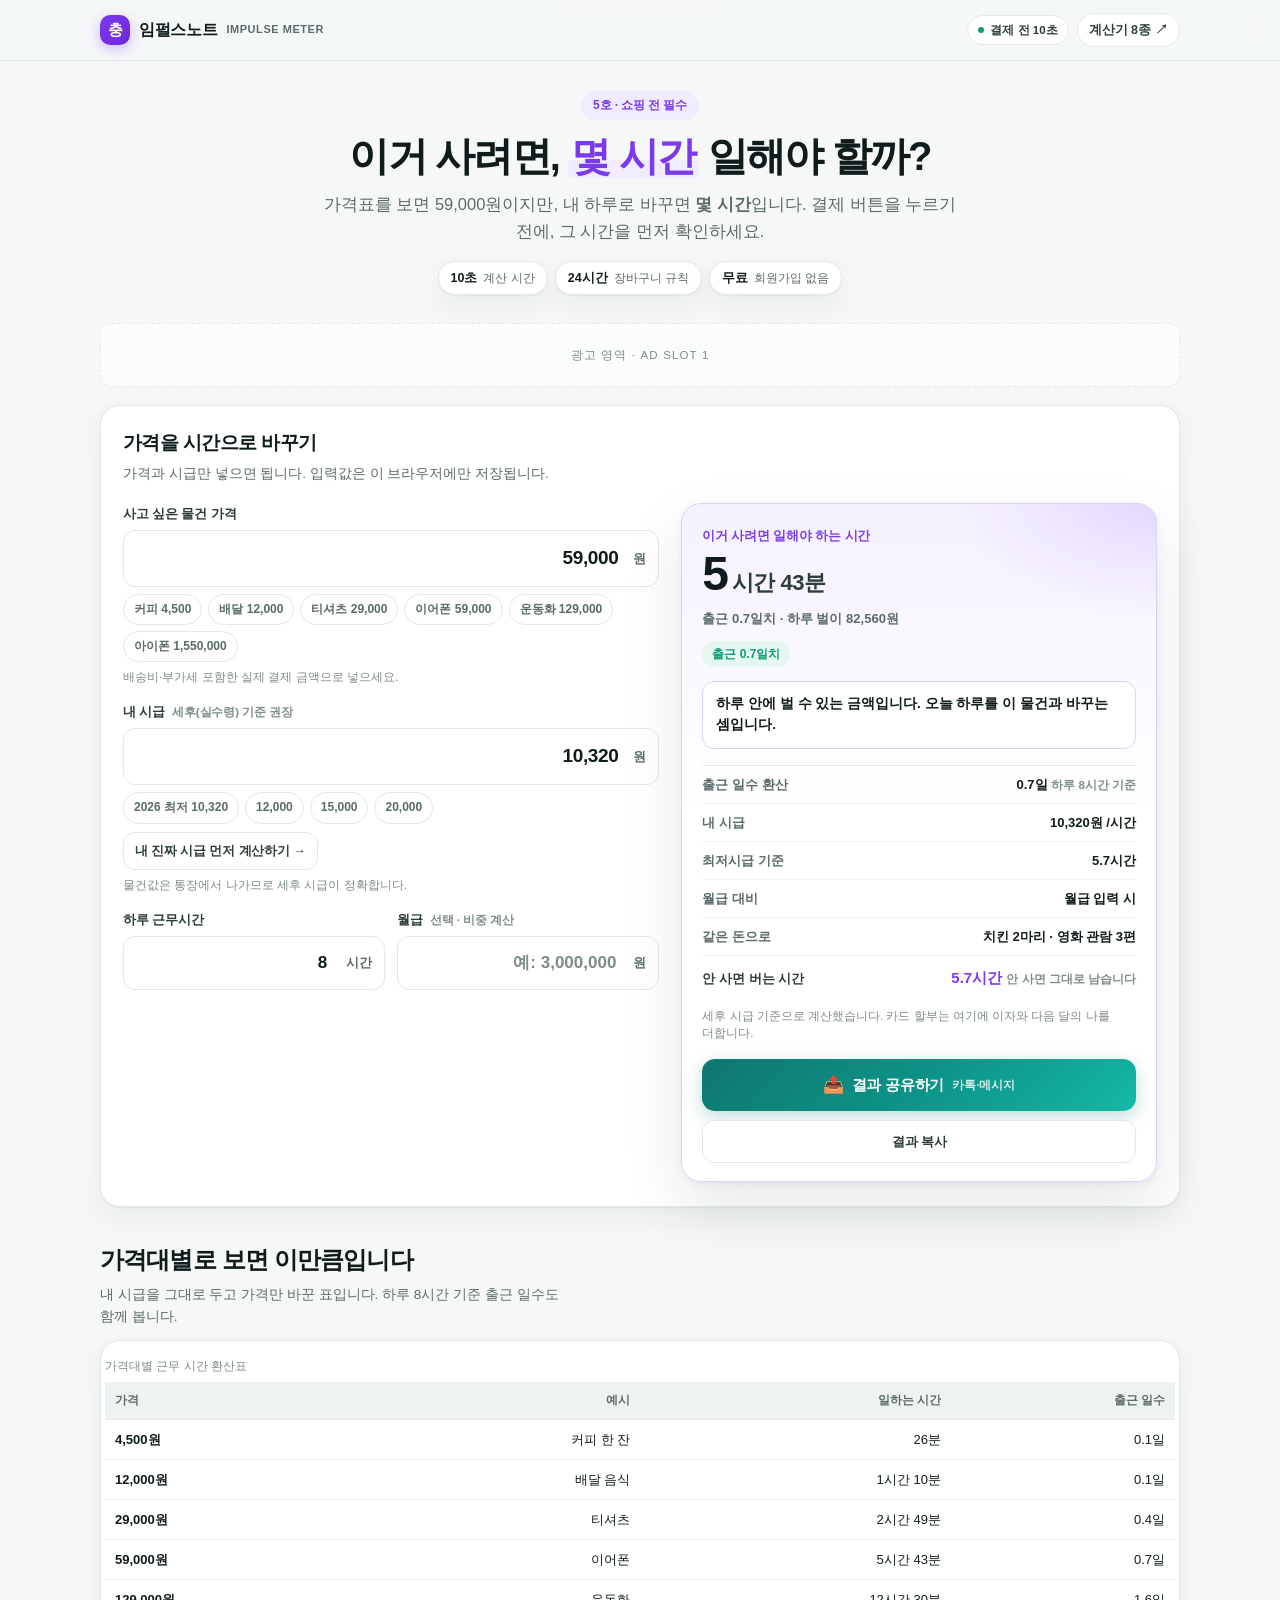
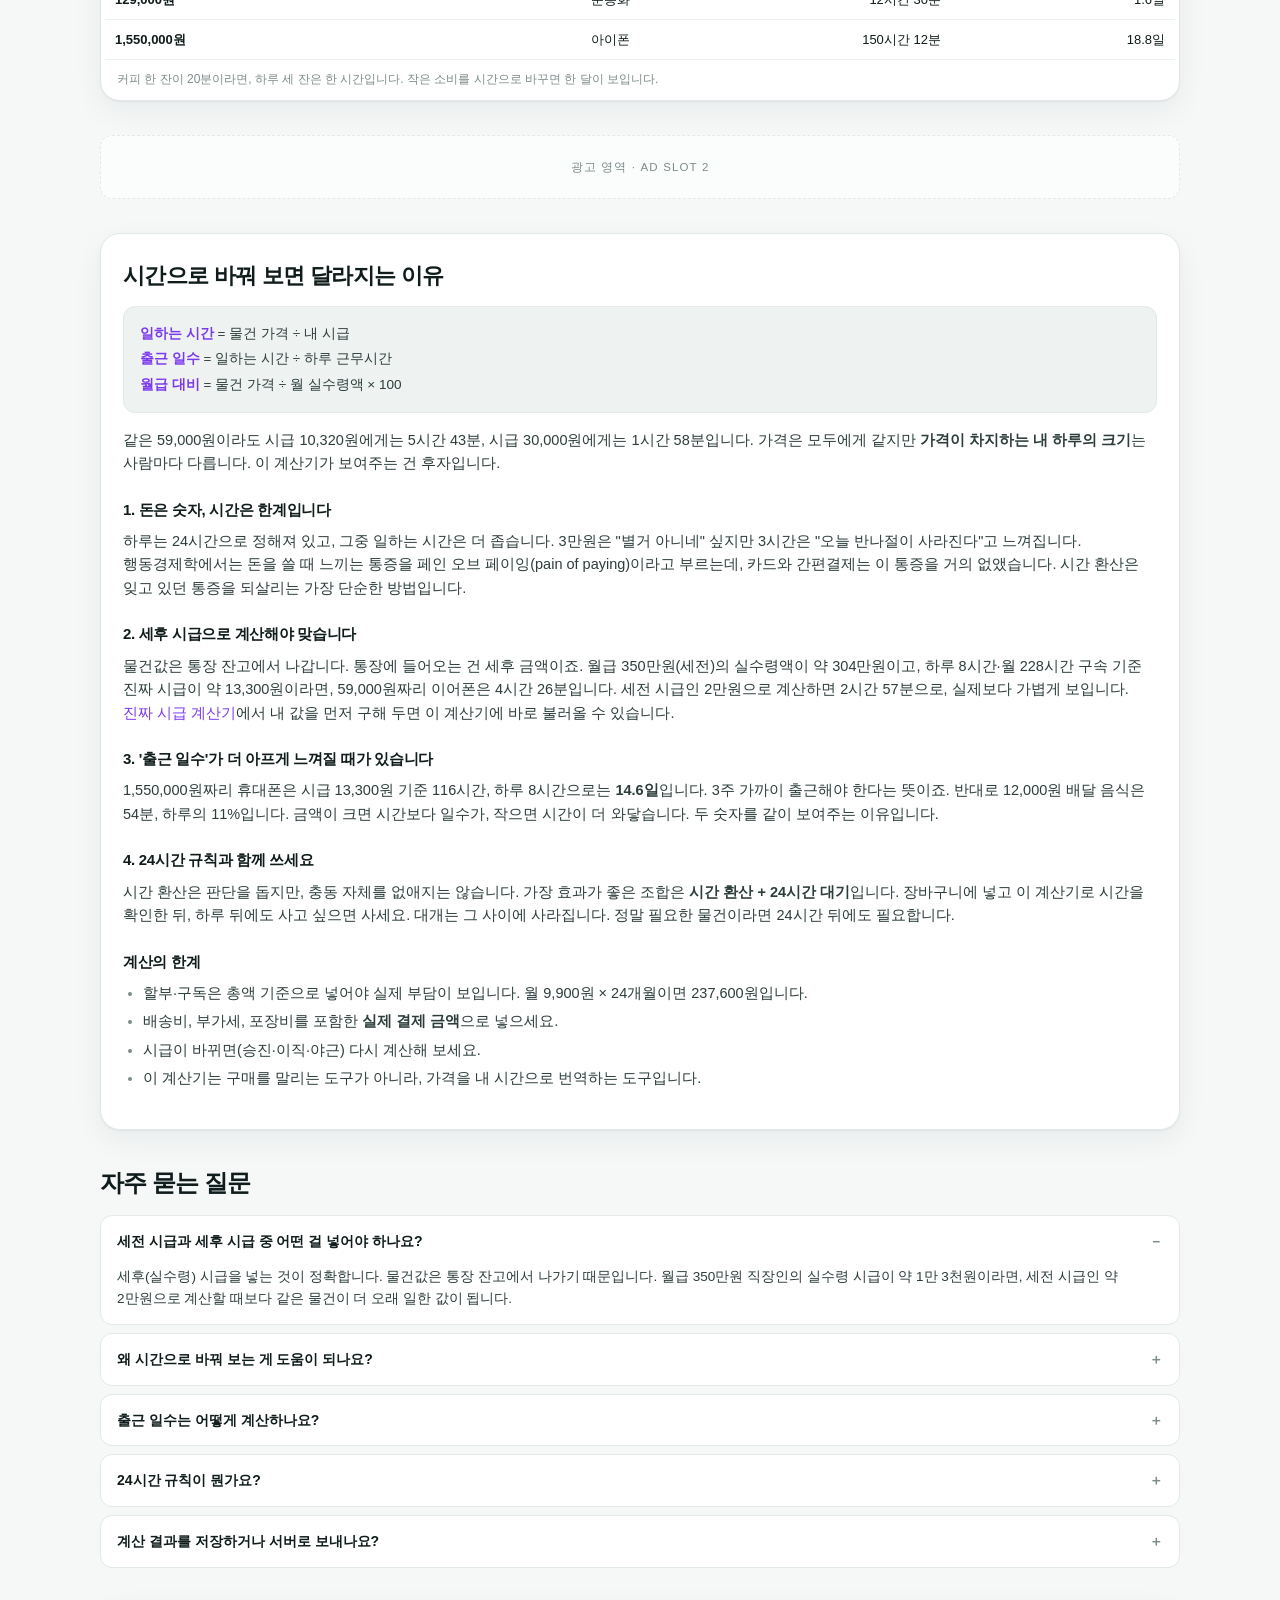
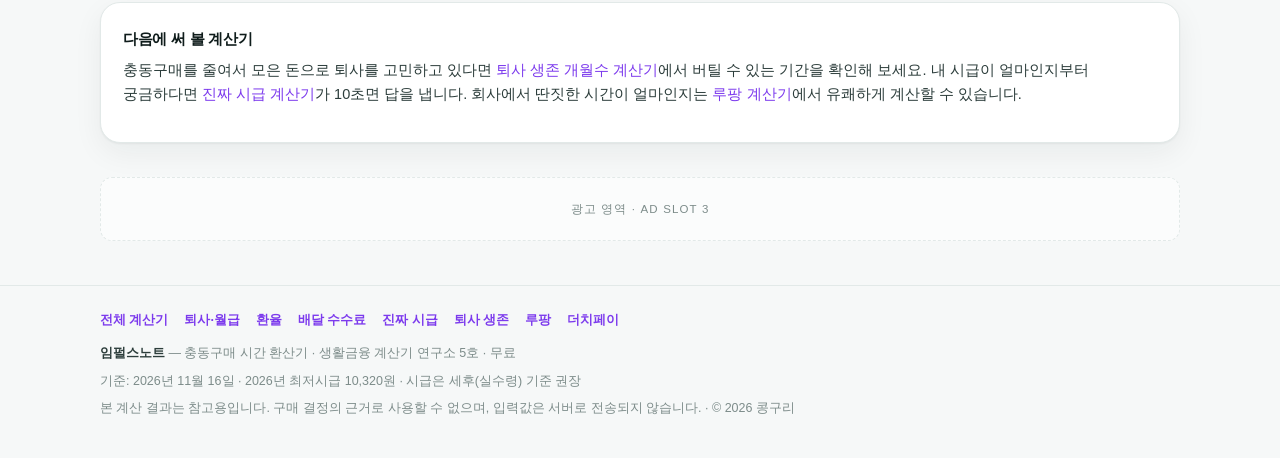
<file: impulse/index.html>
<!DOCTYPE html>
<html lang="ko">
<head>
<meta charset="utf-8">
<meta name="viewport" content="width=device-width, initial-scale=1, viewport-fit=cover">
<title>충동구매 시간 환산기 | 이거 사려면 몇 시간 일해야 할까 — 임펄스노트</title>
<meta name="description" content="59,000원 이어폰은 내 시급으로 몇 시간일까요? 상품 가격을 내 시급으로 나눠 '일해야 하는 시간'과 '출근 일수'로 바꿔 보여줍니다. 결제 버튼 누르기 전 10초, 쇼핑 전에 쓰는 계산기. 무료.">
<meta name="keywords" content="충동구매 계산기, 시간 환산기, 시급 환산, 이거 사려면 몇시간, 소비 시간 계산, 참을까 계산기, 쇼핑 계산기, 24시간 규칙, 실수령 시급">
<meta name="robots" content="index,follow,max-image-preview:large">
<meta name="author" content="콩구리">
<meta name="theme-color" content="#7c3aed">
<meta name="format-detection" content="telephone=no">
<link rel="canonical" href="https://lifecalc-kr.github.io/impulse/">

<meta property="og:type" content="website">
<meta property="og:site_name" content="생활금융 계산기 연구소">
<meta property="og:locale" content="ko_KR">
<meta property="og:title" content="충동구매 시간 환산기 — 이거 사려면 몇 시간 일해야 할까">
<meta property="og:description" content="가격을 '일하는 시간'으로 바꿔 보여줍니다. 사기 전에 10초만 써 보세요.">
<meta property="og:url" content="https://lifecalc-kr.github.io/impulse/">
<meta property="og:image" content="https://lifecalc-kr.github.io/og-image.png">
<meta property="og:image:width" content="1200">
<meta property="og:image:height" content="630">
<meta name="twitter:card" content="summary_large_image">
<meta name="twitter:title" content="충동구매 시간 환산기 — 임펄스노트">
<meta name="twitter:description" content="이거 사려면 몇 시간 일해야 할까? 가격을 시간으로 바꿔 보세요.">
<meta name="twitter:image" content="https://lifecalc-kr.github.io/og-image.png">

<link rel="icon" href="data:image/svg+xml,%3Csvg xmlns='http://www.w3.org/2000/svg' viewBox='0 0 100 100'%3E%3Crect width='100' height='100' rx='24' fill='%237c3aed'/%3E%3Ctext x='50' y='72' font-size='50' font-family='sans-serif' font-weight='bold' fill='white' text-anchor='middle'%3E%EC%B6%A9%3C/text%3E%3C/svg%3E">
<link rel="stylesheet" href="../assets/calc.css?v=20261116share">
<link rel="stylesheet" href="../assets/share.css?v=20261116share">
<style>
  :root { --accent: #7c3aed; --accent-2: #6d28d9; --accent-soft: #f1ebff; --accent-line: #ddd0fb; }
  @media (prefers-color-scheme: dark) {
    :root { --accent: #c4b5fd; --accent-2: #ddd6fe; --accent-soft: #241a3d; --accent-line: #3b2c60; }
  }
</style>

<!-- Google AdSense (pub-2493112023638381) — 승인 후 주석 해제
<script async src="https://pagead2.googlesyndication.com/pagead/js/adsbygoogle.js?client=ca-pub-2493112023638381" crossorigin="anonymous"></script>
-->

<script type="application/ld+json">
{
  "@context": "https://schema.org",
  "@graph": [
    {
      "@type": "WebApplication",
      "name": "임펄스노트 — 충동구매 시간 환산기",
      "url": "https://lifecalc-kr.github.io/impulse/",
      "applicationCategory": "FinanceApplication",
      "operatingSystem": "Web",
      "inLanguage": "ko-KR",
      "description": "상품 가격을 내 시급으로 나눠 '일해야 하는 시간'과 '출근 일수'로 환산해 보여주는 무료 웹 계산기. 충동구매 전 판단을 돕습니다.",
      "offers": { "@type": "Offer", "price": "0", "priceCurrency": "KRW" },
      "featureList": [
        "상품 가격을 근무 시간·분 단위로 환산",
        "출근 일수와 월급 대비 비중 표시",
        "진짜 시급 계산기 결과와 연동",
        "가격대별 시간 환산 비교표",
        "카톡 공유용 결과 문구"
      ]
    },
    {
      "@type": "FAQPage",
      "mainEntity": [
        {
          "@type": "Question",
          "name": "세전 시급과 세후 시급 중 어떤 걸 넣어야 하나요?",
          "acceptedAnswer": { "@type": "Answer", "text": "세후(실수령) 시급을 넣는 것이 정확합니다. 물건값은 통장 잔고에서 나가기 때문입니다. 월급 350만원 직장인의 실수령 시급이 약 1만 3천원이라면, 세전 시급인 약 2만원으로 계산할 때보다 같은 물건이 더 오래 일한 값이 됩니다." }
        },
        {
          "@type": "Question",
          "name": "왜 시간으로 바꿔 보는 게 도움이 되나요?",
          "acceptedAnswer": { "@type": "Answer", "text": "돈은 숫자라서 크기를 체감하기 어렵지만, 시간은 하루의 한계가 분명합니다. 3만원은 작아 보여도 '3시간'은 크게 느껴집니다. 심리학에서는 이를 페인 오브 페이잉(pain of paying)과 심리적 회계라고 부릅니다. 카드 결제는 이 통증을 줄여 소비를 늘리고, 시간 환산은 그 통증을 되살립니다." }
        },
        {
          "@type": "Question",
          "name": "출근 일수는 어떻게 계산하나요?",
          "acceptedAnswer": { "@type": "Answer", "text": "물건값을 시급으로 나눈 시간을 하루 근무시간으로 다시 나눈 값입니다. 시급 1만 3천원, 하루 8시간이면 하루 벌이는 10만 4천원이고, 30만원짜리 물건은 출근 2.9일치입니다. 하루 근무시간을 실제 근무시간(점심·통근 제외)으로 넣으면 더 정확합니다." }
        },
        {
          "@type": "Question",
          "name": "24시간 규칙이 뭔가요?",
          "acceptedAnswer": { "@type": "Answer", "text": "갖고 싶은 물건을 최소 24시간 장바구니에 넣어 두고, 그 뒤에도 사고 싶으면 사는 규칙입니다. 충동은 대개 몇 시간 안에 사라집니다. 이 계산기로 시간을 환산해 보고 24시간을 더 두면, 실제로 사게 되는 물건은 훨씬 줄어듭니다." }
        },
        {
          "@type": "Question",
          "name": "계산 결과를 저장하거나 서버로 보내나요?",
          "acceptedAnswer": { "@type": "Answer", "text": "아니요. 가격과 시급은 브라우저 안에서만 계산되고 서버로 전송되지 않습니다. 시급은 이 기기에만 저장되어 다음에 방문했을 때 이어서 쓸 수 있습니다." }
        }
      ]
    }
  ]
}
</script>
</head>
<body>

<header class="site-head">
  <div class="wrap">
    <a class="brand" href="../">
      <span class="brand-mark" aria-hidden="true">충</span>
      임펄스노트 <span class="brand-sub">IMPULSE METER</span>
    </a>
    <div class="head-right">
      <span class="status-pill"><span class="dot" aria-hidden="true"></span>결제 전 10초</span>
      <a class="hub-link" href="../">계산기 8종 <span aria-hidden="true">↗</span></a>
    </div>
  </div>
</header>

<main class="wrap">

  <section class="hero">
    <span class="hero-kicker">5호 · 쇼핑 전 필수</span>
    <h1>이거 사려면, <span class="hl">몇 시간</span> 일해야 할까?</h1>
    <p>가격표를 보면 59,000원이지만, 내 하루로 바꾸면 <strong>몇 시간</strong>입니다. 결제 버튼을 누르기 전에, 그 시간을 먼저 확인하세요.</p>
    <div class="hstats">
      <span class="hstat"><b>10초</b> 계산 시간</span>
      <span class="hstat"><b>24시간</b> 장바구니 규칙</span>
      <span class="hstat"><b>무료</b> 회원가입 없음</span>
    </div>
  </section>

  <!-- [AD SLOT 1] 상단
  <ins class="adsbygoogle" style="display:block" data-ad-client="ca-pub-2493112023638381" data-ad-slot="0000000000" data-ad-format="auto" data-full-width-responsive="true"></ins>
  <script>(adsbygoogle = window.adsbygoogle || []).push({});</script>
  -->
  <div class="ad-slot" data-ad="top" aria-hidden="true">광고 영역 · AD SLOT 1</div>

  <section class="card calc" aria-labelledby="calcTitle">
    <div class="calc-head">
      <h2 id="calcTitle">가격을 시간으로 바꾸기</h2>
      <p>가격과 시급만 넣으면 됩니다. 입력값은 이 브라우저에만 저장됩니다.</p>
    </div>

    <div class="calc-grid">
      <div class="inputs">

        <div class="field">
          <label class="field-label" for="price">사고 싶은 물건 가격</label>
          <div class="money">
            <input id="price" type="text" inputmode="numeric" value="59,000" aria-describedby="priceNote">
            <span class="unit">원</span>
          </div>
          <div class="chips" id="priceChips">
            <button class="chip" type="button" data-value="4500">커피 4,500</button>
            <button class="chip" type="button" data-value="12000">배달 12,000</button>
            <button class="chip" type="button" data-value="29000">티셔츠 29,000</button>
            <button class="chip" type="button" data-value="59000">이어폰 59,000</button>
            <button class="chip" type="button" data-value="129000">운동화 129,000</button>
            <button class="chip" type="button" data-value="1550000">아이폰 1,550,000</button>
          </div>
          <p class="hint" id="priceNote">배송비·부가세 포함한 실제 결제 금액으로 넣으세요.</p>
        </div>

        <div class="field">
          <label class="field-label" for="wage">내 시급 <span>세후(실수령) 기준 권장</span></label>
          <div class="money">
            <input id="wage" type="text" inputmode="numeric" value="10,320" aria-describedby="wageNote">
            <span class="unit">원</span>
          </div>
          <div class="chips" id="wageChips">
            <button class="chip" type="button" data-value="10320">2026 최저 10,320</button>
            <button class="chip" type="button" data-value="12000">12,000</button>
            <button class="chip" type="button" data-value="15000">15,000</button>
            <button class="chip" type="button" data-value="20000">20,000</button>
          </div>
          <div id="wageLink" style="margin-top:8px">
            <a class="btn btn-sm" id="wageLinkBtn" href="../real-wage/">내 진짜 시급 먼저 계산하기 →</a>
          </div>
          <p class="hint" id="wageNote">물건값은 통장에서 나가므로 세후 시급이 정확합니다.</p>
        </div>

        <div class="row2">
          <div class="field">
            <label class="field-label" for="hoursPerDay">하루 근무시간</label>
            <div class="num-box"><input id="hoursPerDay" type="number" min="1" max="16" step="0.5" value="8" inputmode="decimal"><span>시간</span></div>
          </div>
          <div class="field">
            <label class="field-label" for="monthly">월급 <span>선택 · 비중 계산</span></label>
            <div class="num-box"><input id="monthly" type="text" inputmode="numeric" placeholder="예: 3,000,000"><span>원</span></div>
          </div>
        </div>
      </div>

      <aside class="result">
        <div class="res-card">
          <p class="res-label">이거 사려면 일해야 하는 시간</p>
          <p class="res-value"><span id="impulseTime">0</span><span class="unit" id="impulseUnit">시간</span></p>
          <p class="res-sub" id="impulseSub">계산 중…</p>
          <p class="res-badge" id="impulseBadge">—</p>
          <p class="res-quote" id="impulseQuote" aria-live="polite"></p>

          <dl class="res-rows">
            <div><dt>출근 일수 환산</dt><dd id="rDays">—</dd></div>
            <div><dt>내 시급</dt><dd id="rWage">—</dd></div>
            <div><dt>최저시급 기준</dt><dd id="rMin">—</dd></div>
            <div><dt>월급 대비</dt><dd id="rPct">—</dd></div>
            <div><dt>같은 돈으로</dt><dd id="rAlt">—</dd></div>
            <div class="total"><dt>안 사면 버는 시간</dt><dd id="rSave">—</dd></div>
          </dl>
          <p class="res-note">세후 시급 기준으로 계산했습니다. 카드 할부는 여기에 이자와 다음 달의 나를 더합니다.</p>

          <div class="res-actions res-actions--share">
            <button type="button" class="btn-share" id="shareBtn" aria-label="계산 결과를 카카오톡·메시지로 공유하기">
              <span class="share-ico" aria-hidden="true">📤</span> 결과 공유하기
              <span class="share-sub">카톡·메시지</span>
            </button>
            <button type="button" class="btn" id="copyBtn">결과 복사</button>
          </div>
        </div>
      </aside>
    </div>
  </section>

  <section class="sec" aria-labelledby="tableTitle">
    <div class="sec-head">
      <div>
        <h2 id="tableTitle">가격대별로 보면 이만큼입니다</h2>
        <p>내 시급을 그대로 두고 가격만 바꾼 표입니다. 하루 8시간 기준 출근 일수도 함께 봅니다.</p>
      </div>
    </div>
    <div class="card" style="padding:8px 4px 4px">
      <div class="tbl-scroll">
        <table class="tbl">
          <caption>가격대별 근무 시간 환산표</caption>
          <thead>
            <tr><th scope="col">가격</th><th scope="col">예시</th><th scope="col">일하는 시간</th><th scope="col">출근 일수</th></tr>
          </thead>
          <tbody id="tableBody"></tbody>
        </table>
      </div>
      <p class="hint" style="padding:0 12px 8px">커피 한 잔이 20분이라면, 하루 세 잔은 한 시간입니다. 작은 소비를 시간으로 바꾸면 한 달이 보입니다.</p>
    </div>
  </section>

  <!-- [AD SLOT 2] 중간 -->
  <div class="ad-slot" data-ad="mid" aria-hidden="true">광고 영역 · AD SLOT 2</div>

  <section class="sec" aria-labelledby="guideTitle">
    <div class="card guide">
      <h2 id="guideTitle">시간으로 바꿔 보면 달라지는 이유</h2>

      <div class="formula">
        <p><b>일하는 시간</b> = 물건 가격 ÷ 내 시급</p>
        <p><b>출근 일수</b> = 일하는 시간 ÷ 하루 근무시간</p>
        <p><b>월급 대비</b> = 물건 가격 ÷ 월 실수령액 × 100</p>
      </div>

      <p>같은 59,000원이라도 시급 10,320원에게는 5시간 43분, 시급 30,000원에게는 1시간 58분입니다. 가격은 모두에게 같지만 <strong>가격이 차지하는 내 하루의 크기</strong>는 사람마다 다릅니다. 이 계산기가 보여주는 건 후자입니다.</p>

      <h3>1. 돈은 숫자, 시간은 한계입니다</h3>
      <p>하루는 24시간으로 정해져 있고, 그중 일하는 시간은 더 좁습니다. 3만원은 "별거 아니네" 싶지만 3시간은 "오늘 반나절이 사라진다"고 느껴집니다. 행동경제학에서는 돈을 쓸 때 느끼는 통증을 페인 오브 페이잉(pain of paying)이라고 부르는데, 카드와 간편결제는 이 통증을 거의 없앴습니다. 시간 환산은 잊고 있던 통증을 되살리는 가장 단순한 방법입니다.</p>

      <h3>2. 세후 시급으로 계산해야 맞습니다</h3>
      <p>물건값은 통장 잔고에서 나갑니다. 통장에 들어오는 건 세후 금액이죠. 월급 350만원(세전)의 실수령액이 약 304만원이고, 하루 8시간·월 228시간 구속 기준 진짜 시급이 약 13,300원이라면, 59,000원짜리 이어폰은 4시간 26분입니다. 세전 시급인 2만원으로 계산하면 2시간 57분으로, 실제보다 가볍게 보입니다. <a href="../real-wage/">진짜 시급 계산기</a>에서 내 값을 먼저 구해 두면 이 계산기에 바로 불러올 수 있습니다.</p>

      <h3>3. '출근 일수'가 더 아프게 느껴질 때가 있습니다</h3>
      <p>1,550,000원짜리 휴대폰은 시급 13,300원 기준 116시간, 하루 8시간으로는 <strong>14.6일</strong>입니다. 3주 가까이 출근해야 한다는 뜻이죠. 반대로 12,000원 배달 음식은 54분, 하루의 11%입니다. 금액이 크면 시간보다 일수가, 작으면 시간이 더 와닿습니다. 두 숫자를 같이 보여주는 이유입니다.</p>

      <h3>4. 24시간 규칙과 함께 쓰세요</h3>
      <p>시간 환산은 판단을 돕지만, 충동 자체를 없애지는 않습니다. 가장 효과가 좋은 조합은 <strong>시간 환산 + 24시간 대기</strong>입니다. 장바구니에 넣고 이 계산기로 시간을 확인한 뒤, 하루 뒤에도 사고 싶으면 사세요. 대개는 그 사이에 사라집니다. 정말 필요한 물건이라면 24시간 뒤에도 필요합니다.</p>

      <h3>계산의 한계</h3>
      <ul>
        <li>할부·구독은 총액 기준으로 넣어야 실제 부담이 보입니다. 월 9,900원 × 24개월이면 237,600원입니다.</li>
        <li>배송비, 부가세, 포장비를 포함한 <strong>실제 결제 금액</strong>으로 넣으세요.</li>
        <li>시급이 바뀌면(승진·이직·야근) 다시 계산해 보세요.</li>
        <li>이 계산기는 구매를 말리는 도구가 아니라, 가격을 내 시간으로 번역하는 도구입니다.</li>
      </ul>
    </div>
  </section>

  <section class="sec" aria-labelledby="faqTitle">
    <div class="sec-head"><div><h2 id="faqTitle">자주 묻는 질문</h2></div></div>

    <details class="faq" open>
      <summary>세전 시급과 세후 시급 중 어떤 걸 넣어야 하나요?</summary>
      <div class="a"><p>세후(실수령) 시급을 넣는 것이 정확합니다. 물건값은 통장 잔고에서 나가기 때문입니다. 월급 350만원 직장인의 실수령 시급이 약 1만 3천원이라면, 세전 시급인 약 2만원으로 계산할 때보다 같은 물건이 더 오래 일한 값이 됩니다.</p></div>
    </details>

    <details class="faq">
      <summary>왜 시간으로 바꿔 보는 게 도움이 되나요?</summary>
      <div class="a"><p>돈은 숫자라서 크기를 체감하기 어렵지만, 시간은 하루의 한계가 분명합니다. 3만원은 작아 보여도 '3시간'은 크게 느껴집니다.</p><p>심리학에서는 이를 페인 오브 페이잉(pain of paying)과 심리적 회계라고 부릅니다. 카드 결제는 이 통증을 줄여 소비를 늘리고, 시간 환산은 그 통증을 되살립니다.</p></div>
    </details>

    <details class="faq">
      <summary>출근 일수는 어떻게 계산하나요?</summary>
      <div class="a"><p>물건값을 시급으로 나눈 시간을 하루 근무시간으로 다시 나눈 값입니다. 시급 1만 3천원, 하루 8시간이면 하루 벌이는 10만 4천원이고, 30만원짜리 물건은 출근 2.9일치입니다.</p><p>하루 근무시간에 점심·통근을 뺀 실제 근무시간을 넣으면 더 정확합니다.</p></div>
    </details>

    <details class="faq">
      <summary>24시간 규칙이 뭔가요?</summary>
      <div class="a"><p>갖고 싶은 물건을 최소 24시간 장바구니에 넣어 두고, 그 뒤에도 사고 싶으면 사는 규칙입니다. 충동은 대개 몇 시간 안에 사라집니다.</p><p>이 계산기로 시간을 환산해 보고 24시간을 더 두면, 실제로 사게 되는 물건은 훨씬 줄어듭니다. 저축액을 늘리는 가장 쉬운 방법은 많이 버는 것이 아니라 덜 사는 것이라는 말도 있습니다.</p></div>
    </details>

    <details class="faq">
      <summary>계산 결과를 저장하거나 서버로 보내나요?</summary>
      <div class="a"><p>아니요. 가격과 시급은 브라우저 안에서만 계산되고 서버로 전송되지 않습니다. 시급은 이 기기에만 저장되어 다음에 방문했을 때 이어서 쓸 수 있습니다.</p></div>
    </details>
  </section>

  <section class="sec">
    <div class="card guide">
      <h3 style="margin-top:0">다음에 써 볼 계산기</h3>
      <p>충동구매를 줄여서 모은 돈으로 퇴사를 고민하고 있다면 <a href="../runway/">퇴사 생존 개월수 계산기</a>에서 버틸 수 있는 기간을 확인해 보세요. 내 시급이 얼마인지부터 궁금하다면 <a href="../real-wage/">진짜 시급 계산기</a>가 10초면 답을 냅니다. 회사에서 딴짓한 시간이 얼마인지는 <a href="../lupin/">루팡 계산기</a>에서 유쾌하게 계산할 수 있습니다.</p>
    </div>
  </section>

  <!-- [AD SLOT 3] 하단 -->
  <div class="ad-slot" data-ad="bottom" aria-hidden="true">광고 영역 · AD SLOT 3</div>
</main>

<footer class="site-foot">
  <div class="wrap rows">
    <nav aria-label="사이트 메뉴">
      <a href="../">전체 계산기</a>
      <a href="../salary/">퇴사·월급</a>
      <a href="../fx/">환율</a>
      <a href="../delivery/">배달 수수료</a>
      <a href="../real-wage/">진짜 시급</a>
      <a href="../runway/">퇴사 생존</a>
      <a href="../lupin/">루팡</a>
      <a href="../dutch/">더치페이</a>
    </nav>
    <div><b>임펄스노트</b> — 충동구매 시간 환산기 · 생활금융 계산기 연구소 5호 · 무료</div>
    <div>기준: 2026년 11월 16일 · 2026년 최저시급 10,320원 · 시급은 세후(실수령) 기준 권장</div>
    <div>본 계산 결과는 참고용입니다. 구매 결정의 근거로 사용할 수 없으며, 입력값은 서버로 전송되지 않습니다. · © 2026 콩구리</div>
  </div>
</footer>

<script src="../assets/share.js?v=20261116share"></script>
<script src="../assets/calc.js?v=20261116share"></script>
<script src="assets/core.js?v=20261116share"></script>
<script src="assets/app.js?v=20261116share"></script>
</body>
</html>
</file>
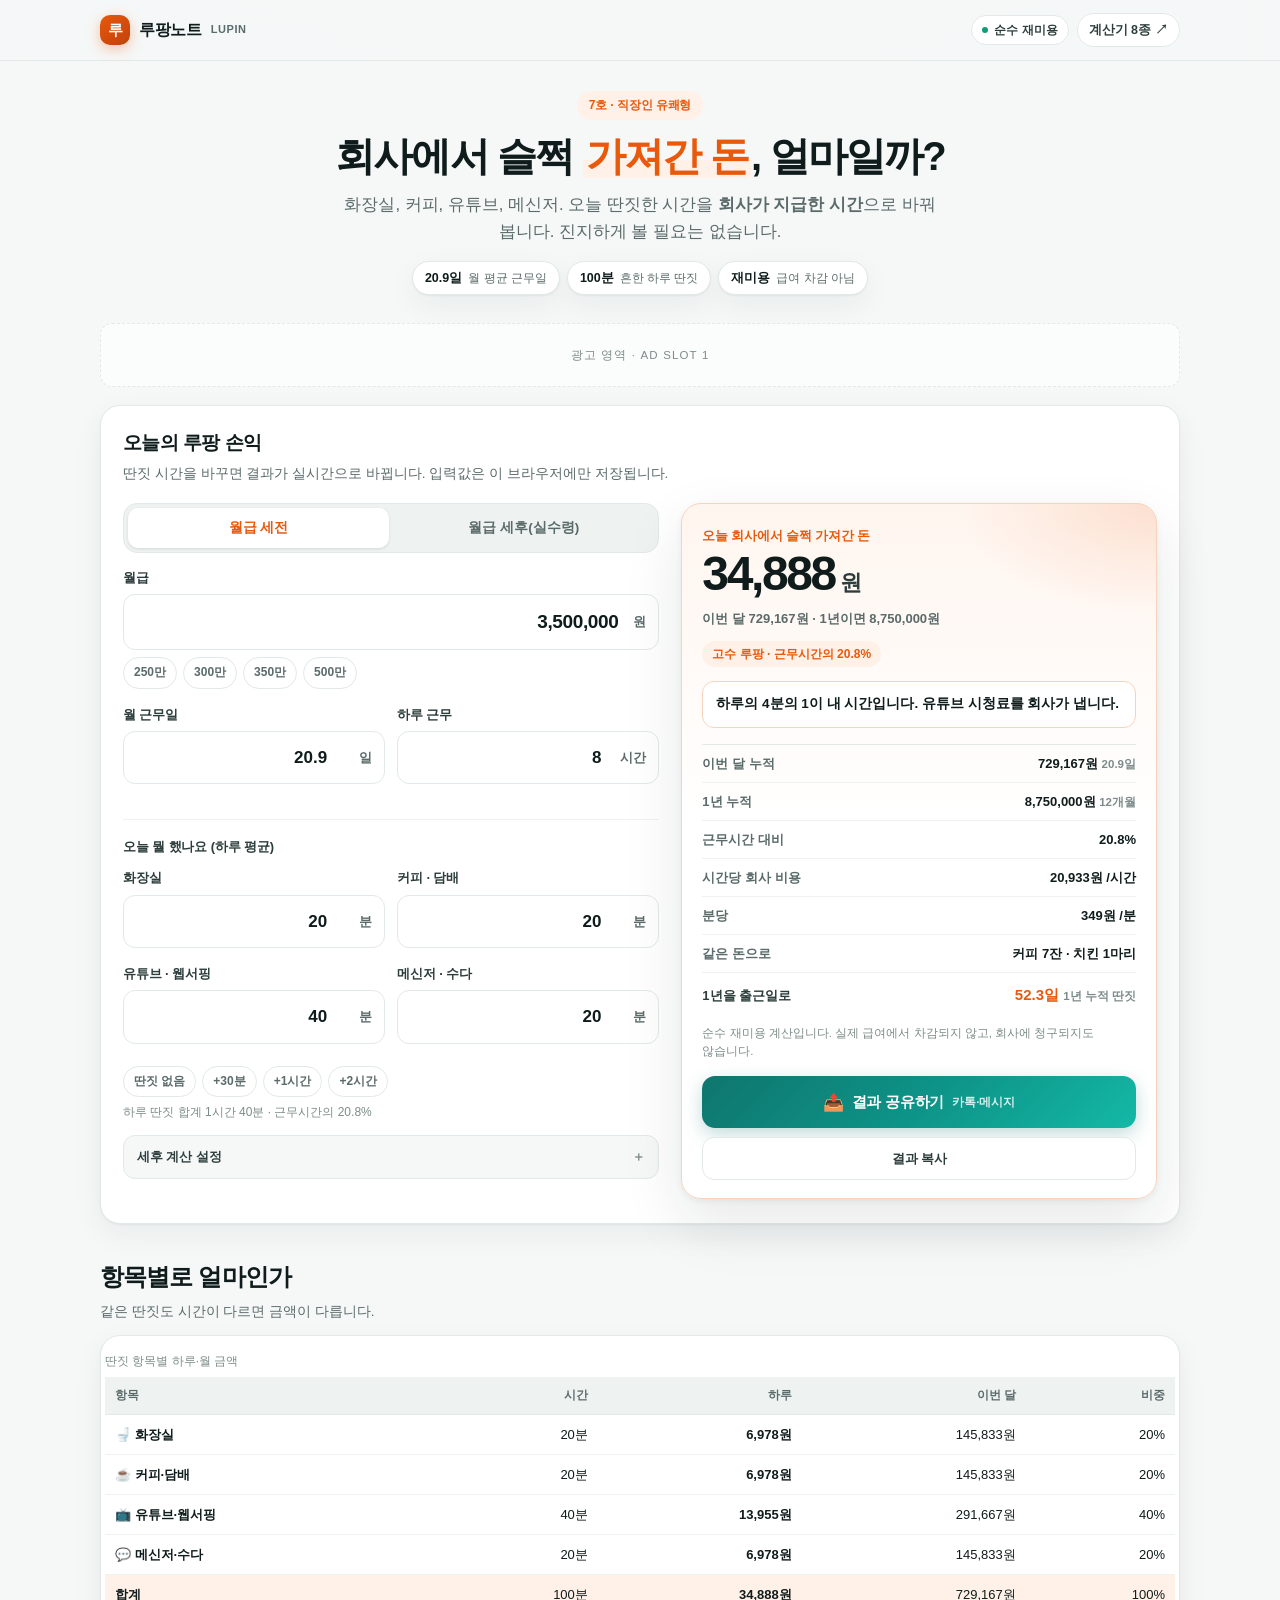
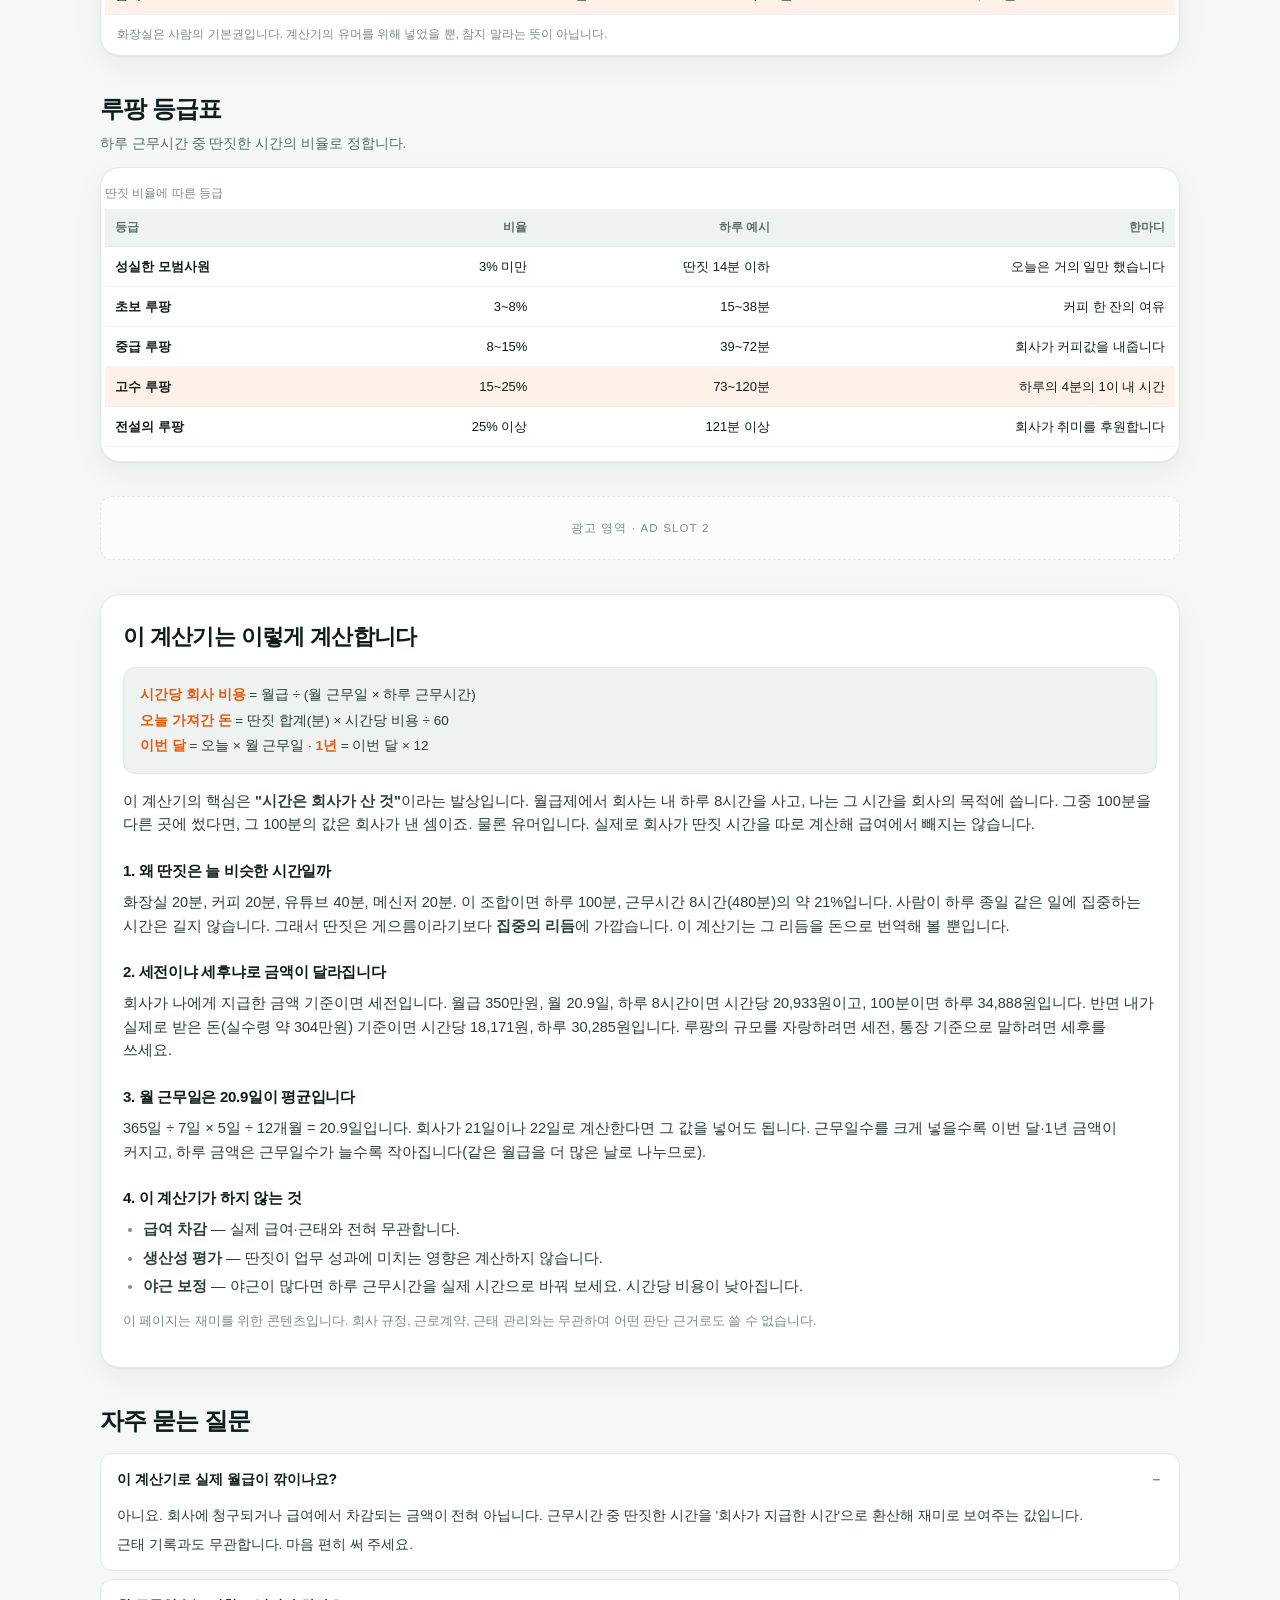
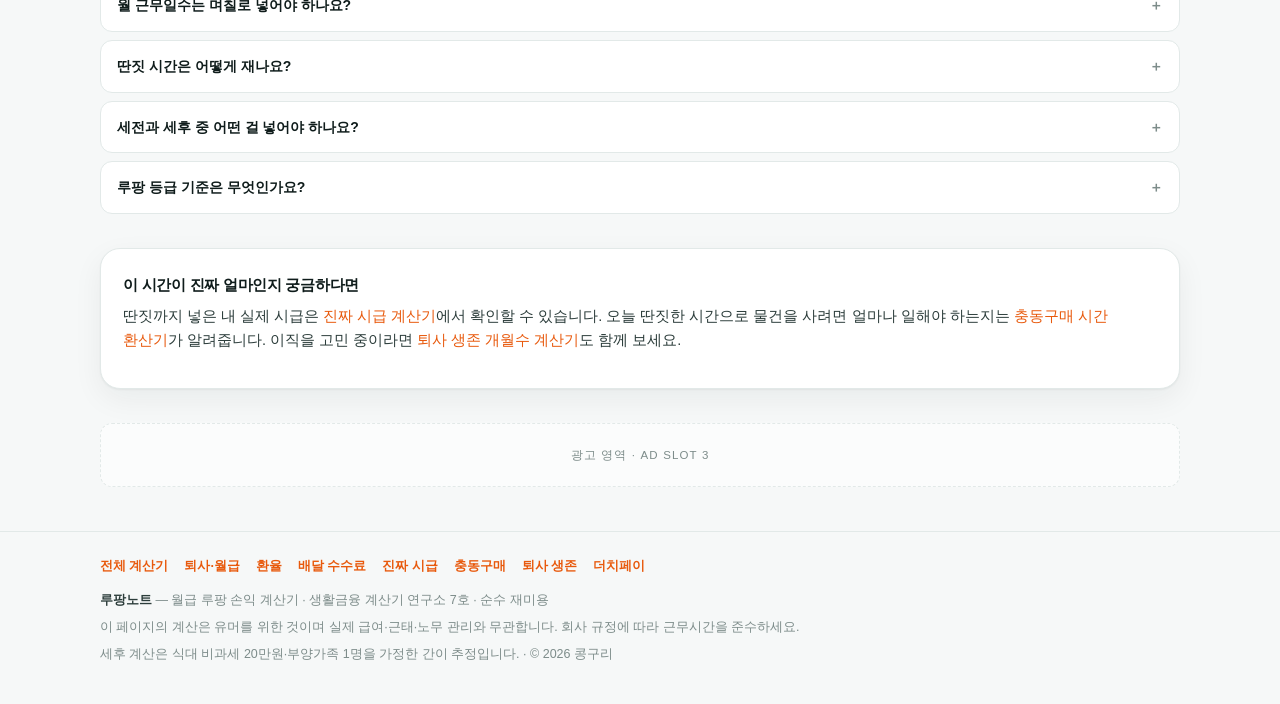
<file: lupin/index.html>
<!DOCTYPE html>
<html lang="ko">
<head>
<meta charset="utf-8">
<meta name="viewport" content="width=device-width, initial-scale=1, viewport-fit=cover">
<title>월급 루팡 계산기 | 회사에서 슬쩍 가져간 돈은 얼마 — 루팡노트</title>
<meta name="description" content="화장실·커피·유튜브·메신저, 하루에 딴짓한 시간이 얼마짜리인지 계산합니다. 오늘 회사에서 슬쩍 가져간 돈과 이번 달·1년 금액, 루팡 등급까지. 순수 재미용 무료 계산기.">
<meta name="keywords" content="월급 루팡, 루팡 계산기, 딴짓 시간, 회사에서 가져간 돈, 월급 루팡 손익, 직장인 재미 계산기, 시급 계산, 커피 타임, 업무 중 휴식">
<meta name="robots" content="index,follow,max-image-preview:large">
<meta name="author" content="콩구리">
<meta name="theme-color" content="#e8590c">
<meta name="format-detection" content="telephone=no">
<link rel="canonical" href="https://lifecalc-kr.github.io/lupin/">

<meta property="og:type" content="website">
<meta property="og:site_name" content="생활금융 계산기 연구소">
<meta property="og:locale" content="ko_KR">
<meta property="og:title" content="월급 루팡 계산기 — 회사에서 슬쩍 가져간 돈">
<meta property="og:description" content="오늘 딴짓한 시간을 돈으로 바꿔 봅니다. 이번 달, 1년, 그리고 루팡 등급까지. 순수 재미용.">
<meta property="og:url" content="https://lifecalc-kr.github.io/lupin/">
<meta property="og:image" content="https://lifecalc-kr.github.io/og-image.png">
<meta property="og:image:width" content="1200">
<meta property="og:image:height" content="630">
<meta name="twitter:card" content="summary_large_image">
<meta name="twitter:title" content="월급 루팡 계산기 — 루팡노트">
<meta name="twitter:description" content="오늘 회사에서 슬쩍 가져간 돈은 얼마? 루팡 등급도 나옵니다.">
<meta name="twitter:image" content="https://lifecalc-kr.github.io/og-image.png">

<link rel="icon" href="data:image/svg+xml,%3Csvg xmlns='http://www.w3.org/2000/svg' viewBox='0 0 100 100'%3E%3Crect width='100' height='100' rx='24' fill='%23e8590c'/%3E%3Ctext x='50' y='72' font-size='50' font-family='sans-serif' font-weight='bold' fill='white' text-anchor='middle'%3E%EB%A3%A8%3C/text%3E%3C/svg%3E">
<link rel="stylesheet" href="../assets/calc.css?v=20261116share">
<link rel="stylesheet" href="../assets/share.css?v=20261116share">
<style>
  :root { --accent: #e8590c; --accent-2: #c2410c; --accent-soft: #fff1e8; --accent-line: #f6d3bd; }
  @media (prefers-color-scheme: dark) {
    :root { --accent: #ff9d63; --accent-2: #ffb98a; --accent-soft: #33200f; --accent-line: #4d2f17; }
  }
</style>

<!-- Google AdSense (pub-2493112023638381) — 승인 후 주석 해제
<script async src="https://pagead2.googlesyndication.com/pagead/js/adsbygoogle.js?client=ca-pub-2493112023638381" crossorigin="anonymous"></script>
-->

<script type="application/ld+json">
{
  "@context": "https://schema.org",
  "@graph": [
    {
      "@type": "WebApplication",
      "name": "루팡노트 — 월급 루팡 손익 계산기",
      "url": "https://lifecalc-kr.github.io/lupin/",
      "applicationCategory": "EntertainmentApplication",
      "operatingSystem": "Web",
      "inLanguage": "ko-KR",
      "description": "근무 중 딴짓한 시간(화장실·커피·유튜브·메신저)을 시급으로 환산해 하루·월·연 금액과 루팡 등급을 보여주는 재미용 무료 계산기.",
      "offers": { "@type": "Offer", "price": "0", "priceCurrency": "KRW" },
      "featureList": [
        "딴짓 항목별 시간 입력과 금액 환산",
        "오늘·이번 달·1년 금액 계산",
        "근무시간 대비 비율과 루팡 등급",
        "커피·치킨·최저시급 환산 비교",
        "카톡 공유용 결과 문구"
      ]
    },
    {
      "@type": "FAQPage",
      "mainEntity": [
        {
          "@type": "Question",
          "name": "이 계산기로 실제 월급이 깎이나요?",
          "acceptedAnswer": { "@type": "Answer", "text": "아니요. 회사에 청구되거나 급여에서 차감되는 금액이 전혀 아닙니다. 근무시간 중 딴짓한 시간을 '회사가 지급한 시간'으로 환산해 재미로 보여주는 값입니다. 근태 기록과도 무관합니다." }
        },
        {
          "@type": "Question",
          "name": "월 근무일수는 며칠로 넣어야 하나요?",
          "acceptedAnswer": { "@type": "Answer", "text": "주 5일 근무라면 한 달 평균 20.9일(365일 ÷ 7일 × 5일 ÷ 12개월)입니다. 회사가 21일이나 22일로 계산한다면 그 값을 넣어도 됩니다. 근무일수를 크게 넣을수록 한 달 금액이 커집니다." }
        },
        {
          "@type": "Question",
          "name": "딴짓 시간은 어떻게 재나요?",
          "acceptedAnswer": { "@type": "Answer", "text": "하루 평균으로 대략 넣으면 됩니다. 화장실 15~20분, 커피·담배 20~30분, 유튜브·웹서핑 30~60분, 메신저·수다 30분 정도가 흔합니다. 정확할 필요는 없고, 본인이 납득할 숫자를 넣으면 됩니다." }
        },
        {
          "@type": "Question",
          "name": "세전과 세후 중 어떤 걸 넣어야 하나요?",
          "acceptedAnswer": { "@type": "Answer", "text": "회사가 나에게 지급한 금액을 보려면 세전, 내가 실제로 받은 돈 기준으로 보려면 세후입니다. 이 계산기는 둘 다 보여주며, 세후를 넣으면 4대보험·소득세를 역산합니다. 참고로 루팡 금액은 세전 기준이 더 큽니다." }
        },
        {
          "@type": "Question",
          "name": "루팡 등급 기준은 무엇인가요?",
          "acceptedAnswer": { "@type": "Answer", "text": "하루 근무시간 중 딴짓한 시간의 비율로 정합니다. 3% 미만은 성실한 모범사원, 3~8% 초보 루팡, 8~15% 중급, 15~25% 고수, 25% 이상은 전설의 루팡입니다. 어디까지나 재미를 위한 구분입니다." }
        }
      ]
    }
  ]
}
</script>
</head>
<body>

<header class="site-head">
  <div class="wrap">
    <a class="brand" href="../">
      <span class="brand-mark" aria-hidden="true">루</span>
      루팡노트 <span class="brand-sub">LUPIN</span>
    </a>
    <div class="head-right">
      <span class="status-pill"><span class="dot" aria-hidden="true"></span>순수 재미용</span>
      <a class="hub-link" href="../">계산기 8종 <span aria-hidden="true">↗</span></a>
    </div>
  </div>
</header>

<main class="wrap">

  <section class="hero">
    <span class="hero-kicker">7호 · 직장인 유쾌형</span>
    <h1>회사에서 슬쩍 <span class="hl">가져간 돈</span>, 얼마일까?</h1>
    <p>화장실, 커피, 유튜브, 메신저. 오늘 딴짓한 시간을 <strong>회사가 지급한 시간</strong>으로 바꿔 봅니다. 진지하게 볼 필요는 없습니다.</p>
    <div class="hstats">
      <span class="hstat"><b>20.9일</b> 월 평균 근무일</span>
      <span class="hstat"><b>100분</b> 흔한 하루 딴짓</span>
      <span class="hstat"><b>재미용</b> 급여 차감 아님</span>
    </div>
  </section>

  <!-- [AD SLOT 1] 상단
  <ins class="adsbygoogle" style="display:block" data-ad-client="ca-pub-2493112023638381" data-ad-slot="0000000000" data-ad-format="auto" data-full-width-responsive="true"></ins>
  <script>(adsbygoogle = window.adsbygoogle || []).push({});</script>
  -->
  <div class="ad-slot" data-ad="top" aria-hidden="true">광고 영역 · AD SLOT 1</div>

  <section class="card calc" aria-labelledby="calcTitle">
    <div class="calc-head">
      <h2 id="calcTitle">오늘의 루팡 손익</h2>
      <p>딴짓 시간을 바꾸면 결과가 실시간으로 바뀝니다. 입력값은 이 브라우저에만 저장됩니다.</p>
    </div>

    <div class="calc-grid">
      <div class="inputs">

        <div class="field">
          <div class="seg" role="group" aria-label="급여 기준">
            <button type="button" data-mode="gross" aria-pressed="true">월급 세전</button>
            <button type="button" data-mode="net" aria-pressed="false">월급 세후(실수령)</button>
          </div>
          <label class="field-label" for="pay">월급</label>
          <div class="money">
            <input id="pay" type="text" inputmode="numeric" value="3,500,000">
            <span class="unit">원</span>
          </div>
          <div class="chips" id="payChips">
            <button class="chip" type="button" data-value="2500000">250만</button>
            <button class="chip" type="button" data-value="3000000">300만</button>
            <button class="chip" type="button" data-value="3500000">350만</button>
            <button class="chip" type="button" data-value="5000000">500만</button>
          </div>
        </div>

        <div class="row2">
          <div class="field">
            <label class="field-label" for="days">월 근무일</label>
            <div class="num-box"><input id="days" type="number" min="1" max="31" step="0.5" value="20.9" inputmode="decimal"><span>일</span></div>
          </div>
          <div class="field">
            <label class="field-label" for="hours">하루 근무</label>
            <div class="num-box"><input id="hours" type="number" min="1" max="16" step="0.5" value="8" inputmode="decimal"><span>시간</span></div>
          </div>
        </div>

        <h3 class="sub-h">오늘 뭘 했나요 (하루 평균)</h3>
        <div class="row2">
          <div class="field">
            <label class="field-label" for="wc">화장실</label>
            <div class="num-box"><input id="wc" type="number" min="0" max="180" step="5" value="20" inputmode="numeric"><span>분</span></div>
          </div>
          <div class="field">
            <label class="field-label" for="coffee">커피 · 담배</label>
            <div class="num-box"><input id="coffee" type="number" min="0" max="180" step="5" value="20" inputmode="numeric"><span>분</span></div>
          </div>
        </div>
        <div class="row2">
          <div class="field">
            <label class="field-label" for="youtube">유튜브 · 웹서핑</label>
            <div class="num-box"><input id="youtube" type="number" min="0" max="480" step="5" value="40" inputmode="numeric"><span>분</span></div>
          </div>
          <div class="field">
            <label class="field-label" for="chat">메신저 · 수다</label>
            <div class="num-box"><input id="chat" type="number" min="0" max="480" step="5" value="20" inputmode="numeric"><span>분</span></div>
          </div>
        </div>
        <div class="chips" id="timeChips">
          <button class="chip" type="button" data-add="0">딴짓 없음</button>
          <button class="chip" type="button" data-add="30">+30분</button>
          <button class="chip" type="button" data-add="60">+1시간</button>
          <button class="chip" type="button" data-add="120">+2시간</button>
        </div>
        <p class="hint" id="timeSum">하루 딴짓 합계 100분</p>

        <details class="adv">
          <summary>세후 계산 설정</summary>
          <div class="adv-body">
            <div class="row2">
              <div class="field">
                <label class="field-label" for="dependents">부양가족 수 <span>본인 포함</span></label>
                <div class="num-box"><input id="dependents" type="number" min="1" max="10" step="1" value="1" inputmode="numeric"><span>명</span></div>
              </div>
              <div class="field">
                <label class="field-label" for="meal">월 식대 <span>비과세 20만</span></label>
                <div class="num-box"><input id="meal" type="text" inputmode="numeric" value="200,000"><span>원</span></div>
              </div>
            </div>
          </div>
        </details>
      </div>

      <aside class="result">
        <div class="res-card">
          <p class="res-label">오늘 회사에서 슬쩍 가져간 돈</p>
          <p class="res-value"><span id="lupinToday">0</span><span class="unit">원</span></p>
          <p class="res-sub" id="lupinSub">계산 중…</p>
          <p class="res-badge" id="lupinGrade">—</p>
          <p class="res-quote" id="lupinQuote" aria-live="polite"></p>

          <dl class="res-rows">
            <div><dt>이번 달 누적</dt><dd id="rMonth">—</dd></div>
            <div><dt>1년 누적</dt><dd id="rYear">—</dd></div>
            <div><dt>근무시간 대비</dt><dd id="rPct">—</dd></div>
            <div><dt>시간당 회사 비용</dt><dd id="rHourly">—</dd></div>
            <div><dt>분당</dt><dd id="rMinute">—</dd></div>
            <div><dt>같은 돈으로</dt><dd id="rAlt">—</dd></div>
            <div class="total"><dt>1년을 출근일로</dt><dd id="rDaysEq">—</dd></div>
          </dl>
          <p class="res-note">순수 재미용 계산입니다. 실제 급여에서 차감되지 않고, 회사에 청구되지도 않습니다.</p>

          <div class="res-actions res-actions--share">
            <button type="button" class="btn-share" id="shareBtn" aria-label="계산 결과를 카카오톡·메시지로 공유하기">
              <span class="share-ico" aria-hidden="true">📤</span> 결과 공유하기
              <span class="share-sub">카톡·메시지</span>
            </button>
            <button type="button" class="btn" id="copyBtn">결과 복사</button>
          </div>
        </div>
      </aside>
    </div>
  </section>

  <section class="sec" aria-labelledby="breakTitle">
    <div class="sec-head">
      <div>
        <h2 id="breakTitle">항목별로 얼마인가</h2>
        <p>같은 딴짓도 시간이 다르면 금액이 다릅니다.</p>
      </div>
    </div>
    <div class="card" style="padding:8px 4px 4px">
      <div class="tbl-scroll">
        <table class="tbl">
          <caption>딴짓 항목별 하루·월 금액</caption>
          <thead>
            <tr><th scope="col">항목</th><th scope="col">시간</th><th scope="col">하루</th><th scope="col">이번 달</th><th scope="col">비중</th></tr>
          </thead>
          <tbody id="breakBody"></tbody>
        </table>
      </div>
      <p class="hint" style="padding:0 12px 8px">화장실은 사람의 기본권입니다. 계산기의 유머를 위해 넣었을 뿐, 참지 말라는 뜻이 아닙니다.</p>
    </div>
  </section>

  <section class="sec" aria-labelledby="gradeTitle">
    <div class="sec-head">
      <div>
        <h2 id="gradeTitle">루팡 등급표</h2>
        <p>하루 근무시간 중 딴짓한 시간의 비율로 정합니다.</p>
      </div>
    </div>
    <div class="card" style="padding:8px 4px 4px">
      <div class="tbl-scroll">
        <table class="tbl">
          <caption>딴짓 비율에 따른 등급</caption>
          <thead>
            <tr><th scope="col">등급</th><th scope="col">비율</th><th scope="col">하루 예시</th><th scope="col">한마디</th></tr>
          </thead>
          <tbody id="gradeBody"></tbody>
        </table>
      </div>
    </div>
  </section>

  <!-- [AD SLOT 2] 중간 -->
  <div class="ad-slot" data-ad="mid" aria-hidden="true">광고 영역 · AD SLOT 2</div>

  <section class="sec" aria-labelledby="guideTitle">
    <div class="card guide">
      <h2 id="guideTitle">이 계산기는 이렇게 계산합니다</h2>

      <div class="formula">
        <p><b>시간당 회사 비용</b> = 월급 ÷ (월 근무일 × 하루 근무시간)</p>
        <p><b>오늘 가져간 돈</b> = 딴짓 합계(분) × 시간당 비용 ÷ 60</p>
        <p><b>이번 달</b> = 오늘 × 월 근무일 · <b>1년</b> = 이번 달 × 12</p>
      </div>

      <p>이 계산기의 핵심은 <strong>"시간은 회사가 산 것"</strong>이라는 발상입니다. 월급제에서 회사는 내 하루 8시간을 사고, 나는 그 시간을 회사의 목적에 씁니다. 그중 100분을 다른 곳에 썼다면, 그 100분의 값은 회사가 낸 셈이죠. 물론 유머입니다. 실제로 회사가 딴짓 시간을 따로 계산해 급여에서 빼지는 않습니다.</p>

      <h3>1. 왜 딴짓은 늘 비슷한 시간일까</h3>
      <p>화장실 20분, 커피 20분, 유튜브 40분, 메신저 20분. 이 조합이면 하루 100분, 근무시간 8시간(480분)의 약 21%입니다. 사람이 하루 종일 같은 일에 집중하는 시간은 길지 않습니다. 그래서 딴짓은 게으름이라기보다 <strong>집중의 리듬</strong>에 가깝습니다. 이 계산기는 그 리듬을 돈으로 번역해 볼 뿐입니다.</p>

      <h3>2. 세전이냐 세후냐로 금액이 달라집니다</h3>
      <p>회사가 나에게 지급한 금액 기준이면 세전입니다. 월급 350만원, 월 20.9일, 하루 8시간이면 시간당 20,933원이고, 100분이면 하루 34,888원입니다. 반면 내가 실제로 받은 돈(실수령 약 304만원) 기준이면 시간당 18,171원, 하루 30,285원입니다. 루팡의 규모를 자랑하려면 세전, 통장 기준으로 말하려면 세후를 쓰세요.</p>

      <h3>3. 월 근무일은 20.9일이 평균입니다</h3>
      <p>365일 ÷ 7일 × 5일 ÷ 12개월 = 20.9일입니다. 회사가 21일이나 22일로 계산한다면 그 값을 넣어도 됩니다. 근무일수를 크게 넣을수록 이번 달·1년 금액이 커지고, 하루 금액은 근무일수가 늘수록 작아집니다(같은 월급을 더 많은 날로 나누므로).</p>

      <h3>4. 이 계산기가 하지 않는 것</h3>
      <ul>
        <li><strong>급여 차감</strong> — 실제 급여·근태와 전혀 무관합니다.</li>
        <li><strong>생산성 평가</strong> — 딴짓이 업무 성과에 미치는 영향은 계산하지 않습니다.</li>
        <li><strong>야근 보정</strong> — 야근이 많다면 하루 근무시간을 실제 시간으로 바꿔 보세요. 시간당 비용이 낮아집니다.</li>
      </ul>
      <p class="note">이 페이지는 재미를 위한 콘텐츠입니다. 회사 규정, 근로계약, 근태 관리와는 무관하며 어떤 판단 근거로도 쓸 수 없습니다.</p>
    </div>
  </section>

  <section class="sec" aria-labelledby="faqTitle">
    <div class="sec-head"><div><h2 id="faqTitle">자주 묻는 질문</h2></div></div>

    <details class="faq" open>
      <summary>이 계산기로 실제 월급이 깎이나요?</summary>
      <div class="a"><p>아니요. 회사에 청구되거나 급여에서 차감되는 금액이 전혀 아닙니다. 근무시간 중 딴짓한 시간을 '회사가 지급한 시간'으로 환산해 재미로 보여주는 값입니다.</p><p>근태 기록과도 무관합니다. 마음 편히 써 주세요.</p></div>
    </details>

    <details class="faq">
      <summary>월 근무일수는 며칠로 넣어야 하나요?</summary>
      <div class="a"><p>주 5일 근무라면 한 달 평균 20.9일(365일 ÷ 7일 × 5일 ÷ 12개월)입니다. 회사가 21일이나 22일로 계산한다면 그 값을 넣어도 됩니다.</p><p>근무일수를 크게 넣을수록 한 달 금액이 커집니다.</p></div>
    </details>

    <details class="faq">
      <summary>딴짓 시간은 어떻게 재나요?</summary>
      <div class="a"><p>하루 평균으로 대략 넣으면 됩니다. 화장실 15~20분, 커피·담배 20~30분, 유튜브·웹서핑 30~60분, 메신저·수다 30분 정도가 흔합니다.</p><p>정확할 필요는 없고, 본인이 납득할 숫자를 넣으면 됩니다.</p></div>
    </details>

    <details class="faq">
      <summary>세전과 세후 중 어떤 걸 넣어야 하나요?</summary>
      <div class="a"><p>회사가 나에게 지급한 금액을 보려면 세전, 내가 실제로 받은 돈 기준으로 보려면 세후입니다. 이 계산기는 둘 다 보여주며, 세후를 넣으면 4대보험·소득세를 역산합니다.</p><p>참고로 루팡 금액은 세전 기준이 더 큽니다.</p></div>
    </details>

    <details class="faq">
      <summary>루팡 등급 기준은 무엇인가요?</summary>
      <div class="a"><p>하루 근무시간 중 딴짓한 시간의 비율로 정합니다. 3% 미만은 성실한 모범사원, 3~8% 초보 루팡, 8~15% 중급, 15~25% 고수, 25% 이상은 전설의 루팡입니다.</p><p>어디까지나 재미를 위한 구분입니다.</p></div>
    </details>
  </section>

  <section class="sec">
    <div class="card guide">
      <h3 style="margin-top:0">이 시간이 진짜 얼마인지 궁금하다면</h3>
      <p>딴짓까지 넣은 내 실제 시급은 <a href="../real-wage/">진짜 시급 계산기</a>에서 확인할 수 있습니다. 오늘 딴짓한 시간으로 물건을 사려면 얼마나 일해야 하는지는 <a href="../impulse/">충동구매 시간 환산기</a>가 알려줍니다. 이직을 고민 중이라면 <a href="../runway/">퇴사 생존 개월수 계산기</a>도 함께 보세요.</p>
    </div>
  </section>

  <!-- [AD SLOT 3] 하단 -->
  <div class="ad-slot" data-ad="bottom" aria-hidden="true">광고 영역 · AD SLOT 3</div>
</main>

<footer class="site-foot">
  <div class="wrap rows">
    <nav aria-label="사이트 메뉴">
      <a href="../">전체 계산기</a>
      <a href="../salary/">퇴사·월급</a>
      <a href="../fx/">환율</a>
      <a href="../delivery/">배달 수수료</a>
      <a href="../real-wage/">진짜 시급</a>
      <a href="../impulse/">충동구매</a>
      <a href="../runway/">퇴사 생존</a>
      <a href="../dutch/">더치페이</a>
    </nav>
    <div><b>루팡노트</b> — 월급 루팡 손익 계산기 · 생활금융 계산기 연구소 7호 · 순수 재미용</div>
    <div>이 페이지의 계산은 유머를 위한 것이며 실제 급여·근태·노무 관리와 무관합니다. 회사 규정에 따라 근무시간을 준수하세요.</div>
    <div>세후 계산은 식대 비과세 20만원·부양가족 1명을 가정한 간이 추정입니다. · © 2026 콩구리</div>
  </div>
</footer>

<script src="../assets/share.js?v=20261116share"></script>
<script src="../assets/calc.js?v=20261116share"></script>
<script src="../assets/tax2026.js?v=20261116share"></script>
<script src="assets/core.js?v=20261116share"></script>
<script src="assets/app.js?v=20261116share"></script>
</body>
</html>
</file>
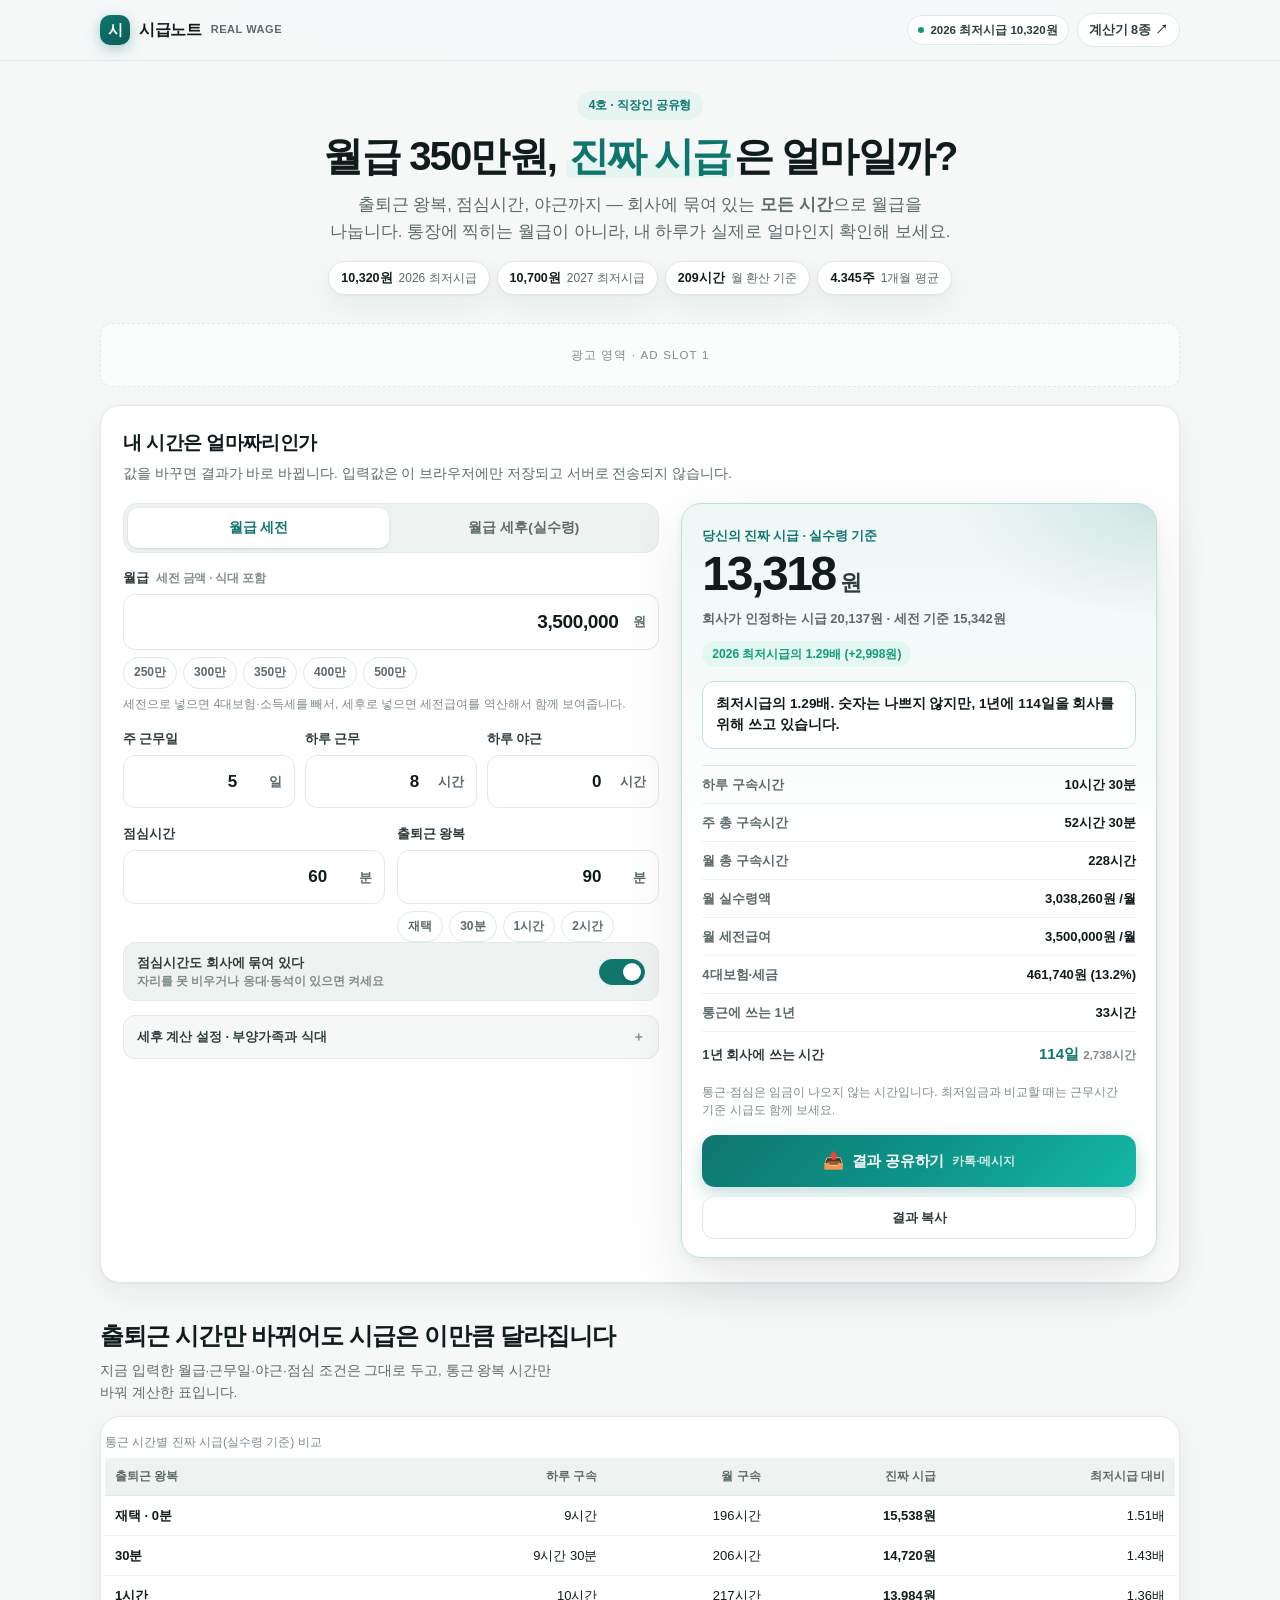
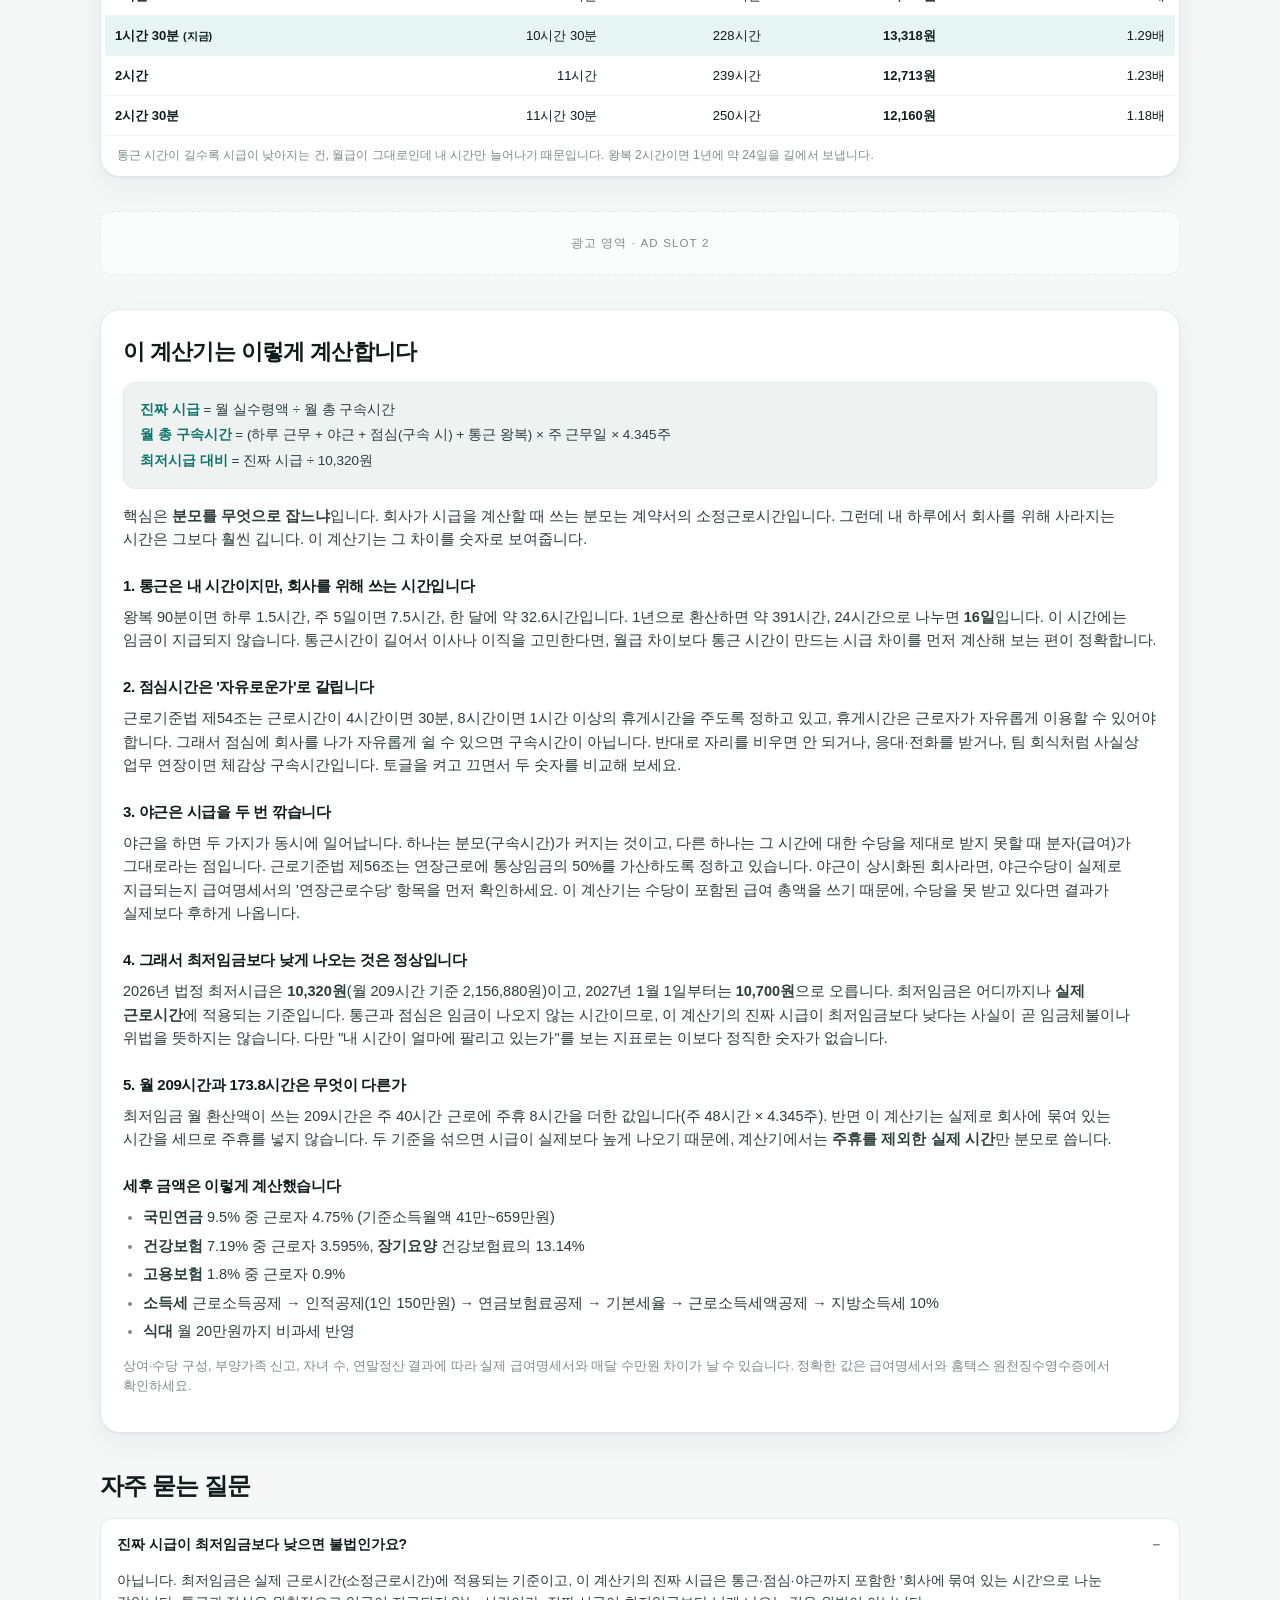
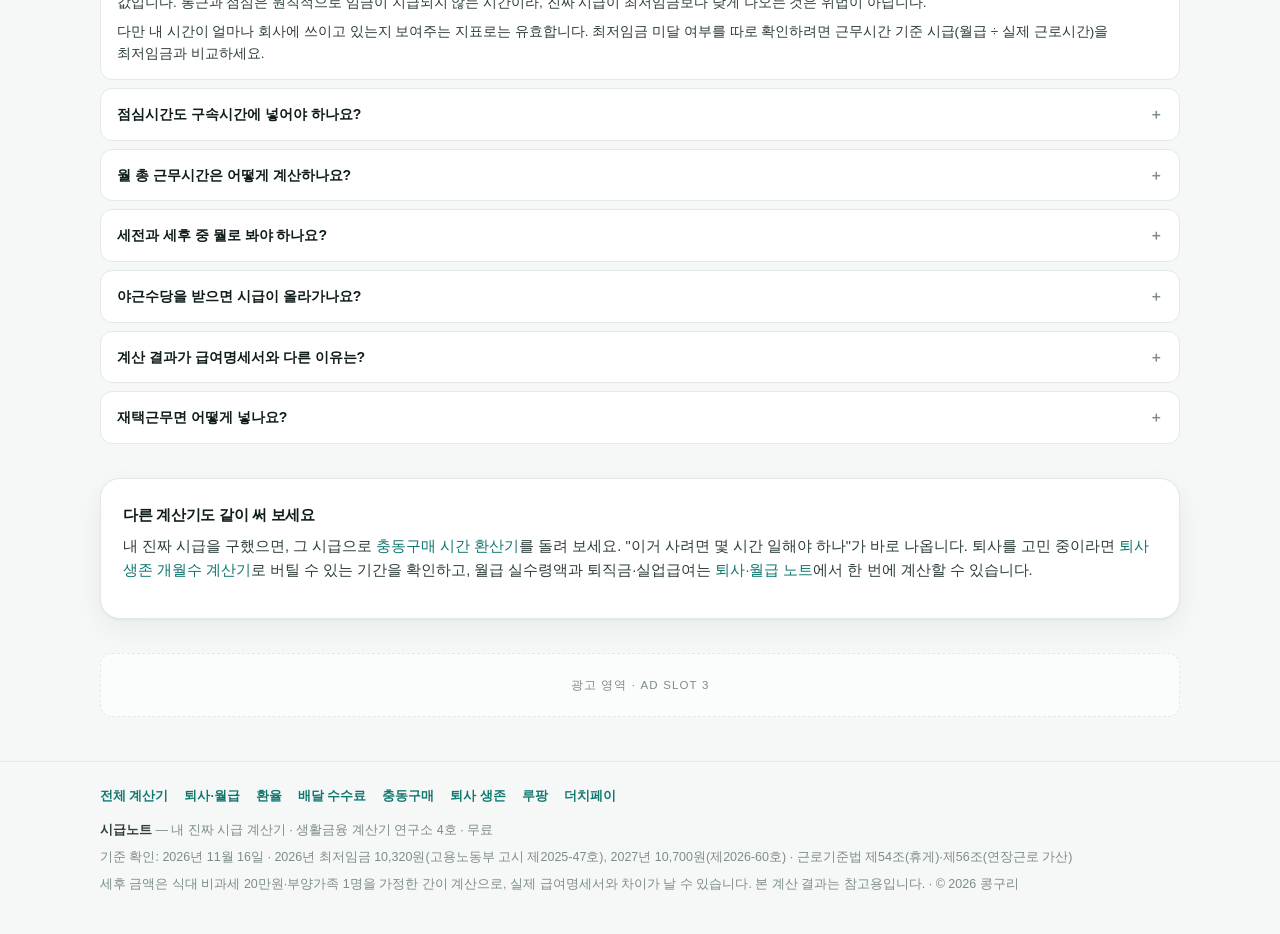
<file: real-wage/index.html>
<!DOCTYPE html>
<html lang="ko">
<head>
<meta charset="utf-8">
<meta name="viewport" content="width=device-width, initial-scale=1, viewport-fit=cover">
<title>내 진짜 시급 계산기 2026 | 통근·점심·야근까지 넣은 실제 시급 — 시급노트</title>
<meta name="description" content="월급 350만원, 진짜 시급은 얼마일까요? 출퇴근 왕복 시간과 점심시간, 야근까지 전부 넣어 내 실제 시급을 계산합니다. 2026년 법정 최저시급 10,320원과 바로 비교해 보세요. 회원가입·설치 없이 무료.">
<meta name="keywords" content="진짜 시급 계산기, 실제 시급, 내 시급 계산, 통근시간 시급, 시급 계산기, 2026 최저시급, 최저임금 10320, 월급 시급 환산, 야근 시급, 점심시간 구속시간">
<meta name="robots" content="index,follow,max-image-preview:large">
<meta name="author" content="콩구리">
<meta name="theme-color" content="#0f766e">
<meta name="format-detection" content="telephone=no">
<link rel="canonical" href="https://lifecalc-kr.github.io/real-wage/">

<meta property="og:type" content="website">
<meta property="og:site_name" content="생활금융 계산기 연구소">
<meta property="og:locale" content="ko_KR">
<meta property="og:title" content="내 진짜 시급 계산기 — 통근·점심·야근 다 넣으면?">
<meta property="og:description" content="월급을 회사에 묶인 모든 시간으로 나눈 '진짜 시급'. 2026년 최저시급 10,320원과 비교해 충격적인 실제 시급을 확인하세요.">
<meta property="og:url" content="https://lifecalc-kr.github.io/real-wage/">
<meta property="og:image" content="https://lifecalc-kr.github.io/og-image.png">
<meta property="og:image:width" content="1200">
<meta property="og:image:height" content="630">
<meta name="twitter:card" content="summary_large_image">
<meta name="twitter:title" content="내 진짜 시급 계산기 — 시급노트">
<meta name="twitter:description" content="출퇴근·점심·야근까지 넣으면 내 시급은 얼마? 2026 최저시급과 비교.">
<meta name="twitter:image" content="https://lifecalc-kr.github.io/og-image.png">

<link rel="icon" href="data:image/svg+xml,%3Csvg xmlns='http://www.w3.org/2000/svg' viewBox='0 0 100 100'%3E%3Crect width='100' height='100' rx='24' fill='%230f766e'/%3E%3Ctext x='50' y='72' font-size='54' font-family='sans-serif' font-weight='bold' fill='white' text-anchor='middle'%3E%EC%8B%9C%3C/text%3E%3C/svg%3E">
<link rel="stylesheet" href="../assets/calc.css?v=20261116share">
<link rel="stylesheet" href="../assets/share.css?v=20261116share">
<style>
  :root { --accent: #0f766e; --accent-2: #0b5d57; --accent-soft: #e6f4f2; --accent-line: #bfe1dc; }
  @media (prefers-color-scheme: dark) {
    :root { --accent: #2dd4bf; --accent-2: #5eead4; --accent-soft: #10312e; --accent-line: #1f4a45; }
  }
</style>

<!-- ═══════════════════════════════════════════════════════════════
     Google AdSense (pub-2493112023638381)
     승인 후 아래 주석을 해제하면 본문의 광고 슬롯이 활성화됩니다.
<script async src="https://pagead2.googlesyndication.com/pagead/js/adsbygoogle.js?client=ca-pub-2493112023638381" crossorigin="anonymous"></script>
     ═══════════════════════════════════════════════════════════════ -->

<script type="application/ld+json">
{
  "@context": "https://schema.org",
  "@graph": [
    {
      "@type": "WebApplication",
      "name": "시급노트 — 내 진짜 시급 계산기",
      "url": "https://lifecalc-kr.github.io/real-wage/",
      "applicationCategory": "FinanceApplication",
      "operatingSystem": "Web",
      "inLanguage": "ko-KR",
      "description": "월급에서 출퇴근 시간, 점심시간, 야근까지 모두 더한 총 구속시간으로 나눈 실제 시급을 계산하고 2026년 법정 최저시급과 비교하는 무료 웹 계산기.",
      "offers": { "@type": "Offer", "price": "0", "priceCurrency": "KRW" },
      "featureList": [
        "월급 세전·세후 기준 실제 시급 계산",
        "출퇴근 왕복 시간과 점심시간 구속 여부 반영",
        "야근 시간 포함 총 구속시간 산출",
        "2026년 법정 최저시급 10,320원과 비교",
        "연간 회사에 쓰는 시간 환산"
      ]
    },
    {
      "@type": "FAQPage",
      "mainEntity": [
        {
          "@type": "Question",
          "name": "진짜 시급이 최저임금보다 낮으면 불법인가요?",
          "acceptedAnswer": { "@type": "Answer", "text": "아닙니다. 최저임금은 실제 근로시간(소정근로시간)에 적용되는 기준이고, 이 계산기의 진짜 시급은 통근·점심·야근까지 포함한 '회사에 묶여 있는 시간'으로 나눈 값입니다. 통근과 점심은 원칙적으로 임금이 지급되지 않는 시간이라 진짜 시급이 최저임금보다 낮게 나오는 것은 위법이 아닙니다. 다만 내 시간이 얼마나 회사에 쓰이고 있는지 보여주는 지표로는 유효합니다." }
        },
        {
          "@type": "Question",
          "name": "점심시간도 구속시간에 넣어야 하나요?",
          "acceptedAnswer": { "@type": "Answer", "text": "점심시간에 자유롭게 회사를 나가거나 쉴 수 있다면 근로시간이 아니므로 빼는 것이 원칙입니다. 하지만 자리에 있어야 하거나, 전화·응대를 계속 하거나, 대표가 점심을 함께 먹는 분위기라 사실상 벗어날 수 없다면 체감상 구속시간입니다. 계산기의 토글로 두 경우를 모두 확인해 보세요." }
        },
        {
          "@type": "Question",
          "name": "월 총 근무시간은 어떻게 계산하나요?",
          "acceptedAnswer": { "@type": "Answer", "text": "1개월 평균 주수인 4.345주(365일 ÷ 7일 ÷ 12개월)를 씁니다. 주 5일, 하루 8시간이면 주 40시간이고 월 173.8시간이 됩니다. 최저임금 월 환산액이 쓰는 209시간은 여기에 주휴 8시간(주 35시간)을 더한 값이라, 주휴수당이 포함된 월급제와 비교할 때 기준이 다릅니다." }
        },
        {
          "@type": "Question",
          "name": "세전과 세후 중 뭘로 봐야 하나요?",
          "acceptedAnswer": { "@type": "Answer", "text": "둘 다 보세요. 통장에 들어오는 돈으로 체감하는 시급은 세후(실수령) 기준이고, 회사가 나에게 지급하는 총액 기준으로 보려면 세전입니다. 이 계산기는 두 값을 함께 보여주고, 세후를 선택하면 4대보험과 소득세를 역산해 세전급여도 함께 표시합니다." }
        },
        {
          "@type": "Question",
          "name": "야근수당을 받으면 시급이 올라가나요?",
          "acceptedAnswer": { "@type": "Answer", "text": "야근(연장근로)에는 통상시급의 50%를 가산해 지급해야 합니다. 다만 월급에 야근수당이 포함되지 않은 포괄임금제라면 실제로는 시급이 낮아집니다. 이 계산기는 급여 총액을 입력값으로 쓰기 때문에, 야근수당을 못 받고 있다면 진짜 시급이 실제보다 높게 나올 수 있습니다." }
        },
        {
          "@type": "Question",
          "name": "계산 결과가 급여명세서와 다른 이유는?",
          "acceptedAnswer": { "@type": "Answer", "text": "이 계산기의 세후 금액은 식대 비과세 20만원, 부양가족 1명, 자녀 없음, 표준 세액공제를 가정한 간이 계산입니다. 실제로는 상여·수당 구성, 부양가족 신고, 자녀 수, 연말정산 결과에 따라 매달 수만원 차이가 납니다. 정확한 금액은 급여명세서와 홈택스 원천징수영수증으로 확인하세요." }
        }
      ]
    }
  ]
}
</script>
</head>
<body>

<header class="site-head">
  <div class="wrap">
    <a class="brand" href="../">
      <span class="brand-mark" aria-hidden="true">시</span>
      시급노트 <span class="brand-sub">REAL WAGE</span>
    </a>
    <div class="head-right">
      <span class="status-pill"><span class="dot" aria-hidden="true"></span>2026 최저시급 10,320원</span>
      <a class="hub-link" href="../">계산기 8종 <span aria-hidden="true">↗</span></a>
    </div>
  </div>
</header>

<main class="wrap">

  <section class="hero">
    <span class="hero-kicker">4호 · 직장인 공유형</span>
    <h1>월급 350만원, <span class="hl">진짜 시급</span>은 얼마일까?</h1>
    <p>출퇴근 왕복, 점심시간, 야근까지 — 회사에 묶여 있는 <strong>모든 시간</strong>으로 월급을 나눕니다. 통장에 찍히는 월급이 아니라, 내 하루가 실제로 얼마인지 확인해 보세요.</p>
    <div class="hstats">
      <span class="hstat"><b>10,320원</b> 2026 최저시급</span>
      <span class="hstat"><b>10,700원</b> 2027 최저시급</span>
      <span class="hstat"><b>209시간</b> 월 환산 기준</span>
      <span class="hstat"><b>4.345주</b> 1개월 평균</span>
    </div>
  </section>

  <!-- [AD SLOT 1] 본문 상단 · 애드센스 승인 후 주석 해제 (pub-2493112023638381)
  <ins class="adsbygoogle" style="display:block" data-ad-client="ca-pub-2493112023638381" data-ad-slot="0000000000" data-ad-format="auto" data-full-width-responsive="true"></ins>
  <script>(adsbygoogle = window.adsbygoogle || []).push({});</script>
  -->
  <div class="ad-slot" data-ad="top" aria-hidden="true">광고 영역 · AD SLOT 1</div>

  <section class="card calc" aria-labelledby="calcTitle">
    <div class="calc-head">
      <h2 id="calcTitle">내 시간은 얼마짜리인가</h2>
      <p>값을 바꾸면 결과가 바로 바뀝니다. 입력값은 이 브라우저에만 저장되고 서버로 전송되지 않습니다.</p>
    </div>

    <div class="calc-grid">
      <div class="inputs">

        <div class="field">
          <div class="seg" role="group" aria-label="급여 기준 선택">
            <button type="button" data-mode="gross" aria-pressed="true">월급 세전</button>
            <button type="button" data-mode="net" aria-pressed="false">월급 세후(실수령)</button>
          </div>
          <label class="field-label" for="pay">월급 <span id="payHint">세전 금액 · 식대 포함</span></label>
          <div class="money">
            <input id="pay" type="text" inputmode="numeric" value="3,500,000" aria-describedby="payNote">
            <span class="unit">원</span>
          </div>
          <div class="chips" id="payChips">
            <button class="chip" type="button" data-value="2500000">250만</button>
            <button class="chip" type="button" data-value="3000000">300만</button>
            <button class="chip" type="button" data-value="3500000">350만</button>
            <button class="chip" type="button" data-value="4000000">400만</button>
            <button class="chip" type="button" data-value="5000000">500만</button>
          </div>
          <p class="hint" id="payNote">세전으로 넣으면 4대보험·소득세를 빼서, 세후로 넣으면 세전급여를 역산해서 함께 보여줍니다.</p>
        </div>

        <div class="row3">
          <div class="field">
            <label class="field-label" for="days">주 근무일</label>
            <div class="num-box"><input id="days" type="number" min="1" max="7" step="1" value="5" inputmode="numeric"><span>일</span></div>
          </div>
          <div class="field">
            <label class="field-label" for="hours">하루 근무</label>
            <div class="num-box"><input id="hours" type="number" min="1" max="16" step="0.5" value="8" inputmode="decimal"><span>시간</span></div>
          </div>
          <div class="field">
            <label class="field-label" for="overtime">하루 야근</label>
            <div class="num-box"><input id="overtime" type="number" min="0" max="9" step="0.5" value="0" inputmode="decimal"><span>시간</span></div>
          </div>
        </div>

        <div class="row2">
          <div class="field">
            <label class="field-label" for="lunch">점심시간</label>
            <div class="num-box"><input id="lunch" type="number" min="0" max="180" step="10" value="60" inputmode="numeric"><span>분</span></div>
          </div>
          <div class="field">
            <label class="field-label" for="commute">출퇴근 왕복</label>
            <div class="num-box"><input id="commute" type="number" min="0" max="360" step="10" value="90" inputmode="numeric"><span>분</span></div>
            <div class="chips">
              <button class="chip" type="button" data-commute="0">재택</button>
              <button class="chip" type="button" data-commute="30">30분</button>
              <button class="chip" type="button" data-commute="60">1시간</button>
              <button class="chip" type="button" data-commute="120">2시간</button>
            </div>
          </div>
        </div>

        <div class="switch-row">
          <span class="txt">점심시간도 회사에 묶여 있다<small>자리를 못 비우거나 응대·동석이 있으면 켜세요</small></span>
          <span class="switch">
            <input type="checkbox" id="lunchIn" checked aria-label="점심시간 구속시간 포함">
            <span class="track" aria-hidden="true"></span>
          </span>
        </div>

        <details class="adv">
          <summary>세후 계산 설정 · 부양가족과 식대</summary>
          <div class="adv-body">
            <div class="row2">
              <div class="field">
                <label class="field-label" for="dependents">부양가족 수 <span>본인 포함</span></label>
                <div class="num-box"><input id="dependents" type="number" min="1" max="10" step="1" value="1" inputmode="numeric"><span>명</span></div>
              </div>
              <div class="field">
                <label class="field-label" for="meal">월 식대 <span>비과세 한도 20만</span></label>
                <div class="num-box"><input id="meal" type="text" inputmode="numeric" value="200,000"><span>원</span></div>
              </div>
            </div>
            <p class="hint">세전급여에 식대가 포함되어 있다면 입력하세요. 급여명세서의 과세·비과세 구분과 다르면 세후 금액이 조금 달라집니다.</p>
          </div>
        </details>
      </div>

      <aside class="result">
        <div class="res-card">
          <p class="res-label">당신의 진짜 시급 · 실수령 기준</p>
          <p class="res-value"><span id="realNet">0</span><span class="unit">원</span></p>
          <p class="res-sub" id="realSub">계산 중…</p>
          <p class="res-badge" id="vsMin">—</p>
          <p class="res-quote" id="shock" aria-live="polite"></p>

          <dl class="res-rows">
            <div><dt>하루 구속시간</dt><dd id="rDay">—</dd></div>
            <div><dt>주 총 구속시간</dt><dd id="rWeek">—</dd></div>
            <div><dt>월 총 구속시간</dt><dd id="rMonth">—</dd></div>
            <div><dt>월 실수령액</dt><dd id="rNet">—</dd></div>
            <div><dt>월 세전급여</dt><dd id="rGross">—</dd></div>
            <div><dt>4대보험·세금</dt><dd id="rTax">—</dd></div>
            <div><dt>통근에 쓰는 1년</dt><dd id="rCommute">—</dd></div>
            <div class="total"><dt>1년 회사에 쓰는 시간</dt><dd id="rYear">—</dd></div>
          </dl>
          <p class="res-note">통근·점심은 임금이 나오지 않는 시간입니다. 최저임금과 비교할 때는 근무시간 기준 시급도 함께 보세요.</p>

          <div class="res-actions res-actions--share">
            <button type="button" class="btn-share" id="shareBtn" aria-label="계산 결과를 카카오톡·메시지로 공유하기">
              <span class="share-ico" aria-hidden="true">📤</span> 결과 공유하기
              <span class="share-sub">카톡·메시지</span>
            </button>
            <button type="button" class="btn" id="copyBtn">결과 복사</button>
          </div>
        </div>
      </aside>
    </div>
  </section>

  <section class="sec" aria-labelledby="scenarioTitle">
    <div class="sec-head">
      <div>
        <h2 id="scenarioTitle">출퇴근 시간만 바뀌어도 시급은 이만큼 달라집니다</h2>
        <p>지금 입력한 월급·근무일·야근·점심 조건은 그대로 두고, 통근 왕복 시간만 바꿔 계산한 표입니다.</p>
      </div>
    </div>
    <div class="card" style="padding:8px 4px 4px">
      <div class="tbl-scroll">
        <table class="tbl">
          <caption>통근 시간별 진짜 시급(실수령 기준) 비교</caption>
          <thead>
            <tr><th scope="col">출퇴근 왕복</th><th scope="col">하루 구속</th><th scope="col">월 구속</th><th scope="col">진짜 시급</th><th scope="col">최저시급 대비</th></tr>
          </thead>
          <tbody id="scenarioBody"></tbody>
        </table>
      </div>
      <p class="hint" style="padding:0 12px 8px">통근 시간이 길수록 시급이 낮아지는 건, 월급이 그대로인데 내 시간만 늘어나기 때문입니다. 왕복 2시간이면 1년에 약 24일을 길에서 보냅니다.</p>
    </div>
  </section>

  <!-- [AD SLOT 2] 본문 중간 · 애드센스 승인 후 주석 해제 (pub-2493112023638381)
  <ins class="adsbygoogle" style="display:block" data-ad-client="ca-pub-2493112023638381" data-ad-slot="0000000000" data-ad-format="auto" data-full-width-responsive="true"></ins>
  <script>(adsbygoogle = window.adsbygoogle || []).push({});</script>
  -->
  <div class="ad-slot" data-ad="mid" aria-hidden="true">광고 영역 · AD SLOT 2</div>

  <section class="sec" aria-labelledby="guideTitle">
    <div class="card guide">
      <h2 id="guideTitle">이 계산기는 이렇게 계산합니다</h2>

      <div class="formula">
        <p><b>진짜 시급</b> = 월 실수령액 ÷ 월 총 구속시간</p>
        <p><b>월 총 구속시간</b> = (하루 근무 + 야근 + 점심(구속 시) + 통근 왕복) × 주 근무일 × 4.345주</p>
        <p><b>최저시급 대비</b> = 진짜 시급 ÷ 10,320원</p>
      </div>

      <p>핵심은 <strong>분모를 무엇으로 잡느냐</strong>입니다. 회사가 시급을 계산할 때 쓰는 분모는 계약서의 소정근로시간입니다. 그런데 내 하루에서 회사를 위해 사라지는 시간은 그보다 훨씬 깁니다. 이 계산기는 그 차이를 숫자로 보여줍니다.</p>

      <h3>1. 통근은 내 시간이지만, 회사를 위해 쓰는 시간입니다</h3>
      <p>왕복 90분이면 하루 1.5시간, 주 5일이면 7.5시간, 한 달에 약 32.6시간입니다. 1년으로 환산하면 약 391시간, 24시간으로 나누면 <strong>16일</strong>입니다. 이 시간에는 임금이 지급되지 않습니다. 통근시간이 길어서 이사나 이직을 고민한다면, 월급 차이보다 통근 시간이 만드는 시급 차이를 먼저 계산해 보는 편이 정확합니다.</p>

      <h3>2. 점심시간은 '자유로운가'로 갈립니다</h3>
      <p>근로기준법 제54조는 근로시간이 4시간이면 30분, 8시간이면 1시간 이상의 휴게시간을 주도록 정하고 있고, 휴게시간은 근로자가 자유롭게 이용할 수 있어야 합니다. 그래서 점심에 회사를 나가 자유롭게 쉴 수 있으면 구속시간이 아닙니다. 반대로 자리를 비우면 안 되거나, 응대·전화를 받거나, 팀 회식처럼 사실상 업무 연장이면 체감상 구속시간입니다. 토글을 켜고 끄면서 두 숫자를 비교해 보세요.</p>

      <h3>3. 야근은 시급을 두 번 깎습니다</h3>
      <p>야근을 하면 두 가지가 동시에 일어납니다. 하나는 분모(구속시간)가 커지는 것이고, 다른 하나는 그 시간에 대한 수당을 제대로 받지 못할 때 분자(급여)가 그대로라는 점입니다. 근로기준법 제56조는 연장근로에 통상임금의 50%를 가산하도록 정하고 있습니다. 야근이 상시화된 회사라면, 야근수당이 실제로 지급되는지 급여명세서의 '연장근로수당' 항목을 먼저 확인하세요. 이 계산기는 수당이 포함된 급여 총액을 쓰기 때문에, 수당을 못 받고 있다면 결과가 실제보다 후하게 나옵니다.</p>

      <h3>4. 그래서 최저임금보다 낮게 나오는 것은 정상입니다</h3>
      <p>2026년 법정 최저시급은 <strong>10,320원</strong>(월 209시간 기준 2,156,880원)이고, 2027년 1월 1일부터는 <strong>10,700원</strong>으로 오릅니다. 최저임금은 어디까지나 <strong>실제 근로시간</strong>에 적용되는 기준입니다. 통근과 점심은 임금이 나오지 않는 시간이므로, 이 계산기의 진짜 시급이 최저임금보다 낮다는 사실이 곧 임금체불이나 위법을 뜻하지는 않습니다. 다만 "내 시간이 얼마에 팔리고 있는가"를 보는 지표로는 이보다 정직한 숫자가 없습니다.</p>

      <h3>5. 월 209시간과 173.8시간은 무엇이 다른가</h3>
      <p>최저임금 월 환산액이 쓰는 209시간은 주 40시간 근로에 주휴 8시간을 더한 값입니다(주 48시간 × 4.345주). 반면 이 계산기는 실제로 회사에 묶여 있는 시간을 세므로 주휴를 넣지 않습니다. 두 기준을 섞으면 시급이 실제보다 높게 나오기 때문에, 계산기에서는 <strong>주휴를 제외한 실제 시간</strong>만 분모로 씁니다.</p>

      <h3>세후 금액은 이렇게 계산했습니다</h3>
      <ul>
        <li><strong>국민연금</strong> 9.5% 중 근로자 4.75% (기준소득월액 41만~659만원)</li>
        <li><strong>건강보험</strong> 7.19% 중 근로자 3.595%, <strong>장기요양</strong> 건강보험료의 13.14%</li>
        <li><strong>고용보험</strong> 1.8% 중 근로자 0.9%</li>
        <li><strong>소득세</strong> 근로소득공제 → 인적공제(1인 150만원) → 연금보험료공제 → 기본세율 → 근로소득세액공제 → 지방소득세 10%</li>
        <li><strong>식대</strong> 월 20만원까지 비과세 반영</li>
      </ul>
      <p class="note">상여·수당 구성, 부양가족 신고, 자녀 수, 연말정산 결과에 따라 실제 급여명세서와 매달 수만원 차이가 날 수 있습니다. 정확한 값은 급여명세서와 홈택스 원천징수영수증에서 확인하세요.</p>
    </div>
  </section>

  <section class="sec" aria-labelledby="faqTitle">
    <div class="sec-head"><div><h2 id="faqTitle">자주 묻는 질문</h2></div></div>

    <details class="faq" open>
      <summary>진짜 시급이 최저임금보다 낮으면 불법인가요?</summary>
      <div class="a"><p>아닙니다. 최저임금은 실제 근로시간(소정근로시간)에 적용되는 기준이고, 이 계산기의 진짜 시급은 통근·점심·야근까지 포함한 '회사에 묶여 있는 시간'으로 나눈 값입니다. 통근과 점심은 원칙적으로 임금이 지급되지 않는 시간이라, 진짜 시급이 최저임금보다 낮게 나오는 것은 위법이 아닙니다.</p><p>다만 내 시간이 얼마나 회사에 쓰이고 있는지 보여주는 지표로는 유효합니다. 최저임금 미달 여부를 따로 확인하려면 근무시간 기준 시급(월급 ÷ 실제 근로시간)을 최저임금과 비교하세요.</p></div>
    </details>

    <details class="faq">
      <summary>점심시간도 구속시간에 넣어야 하나요?</summary>
      <div class="a"><p>점심에 자유롭게 회사를 나가거나 쉴 수 있다면 근로시간이 아니므로 빼는 것이 원칙입니다. 하지만 자리에 있어야 하거나, 전화·응대를 계속 하거나, 팀 동석이 사실상 강제되는 분위기라면 체감상 구속시간입니다.</p><p>계산기의 토글로 두 경우를 모두 확인해 보세요. 점심 1시간이면 월 약 21.7시간, 1년에 260시간이 차이 납니다.</p></div>
    </details>

    <details class="faq">
      <summary>월 총 근무시간은 어떻게 계산하나요?</summary>
      <div class="a"><p>1개월 평균 주수인 4.345주(365일 ÷ 7일 ÷ 12개월)를 씁니다. 주 5일, 하루 8시간이면 주 40시간이고 월 173.8시간입니다.</p><p>최저임금 월 환산액이 쓰는 209시간은 여기에 주휴 8시간(주 35시간)을 더한 값이라, 주휴수당이 포함된 월급제와 비교할 때 기준이 다릅니다. 그래서 이 계산기는 주휴를 넣지 않은 실제 시간을 씁니다.</p></div>
    </details>

    <details class="faq">
      <summary>세전과 세후 중 뭘로 봐야 하나요?</summary>
      <div class="a"><p>둘 다 보세요. 통장에 들어오는 돈으로 체감하는 시급은 세후(실수령) 기준이고, 회사가 나에게 지급하는 총액 기준으로 보려면 세전입니다.</p><p>이 계산기는 두 값을 함께 보여주고, 세후를 선택하면 4대보험과 소득세를 역산해 세전급여도 함께 표시합니다. 다만 역산값은 식대 20만원·부양가족 1명을 가정한 간이 계산입니다.</p></div>
    </details>

    <details class="faq">
      <summary>야근수당을 받으면 시급이 올라가나요?</summary>
      <div class="a"><p>야근(연장근로)에는 통상시급의 50%를 가산해 지급해야 합니다. 다만 월급에 야근수당이 포함되지 않은 포괄임금제라면 실제로는 시급이 낮아집니다. 이 계산기는 급여 총액을 입력값으로 쓰기 때문에, 야근수당을 못 받고 있다면 진짜 시급이 실제보다 높게 나올 수 있습니다.</p><p>급여명세서에서 '연장근로수당' 항목이 실제 야근 시간과 맞는지 확인해 보세요.</p></div>
    </details>

    <details class="faq">
      <summary>계산 결과가 급여명세서와 다른 이유는?</summary>
      <div class="a"><p>이 계산기의 세후 금액은 식대 비과세 20만원, 부양가족 1명, 자녀 없음, 표준 세액공제를 가정한 간이 계산입니다. 실제로는 상여·수당 구성, 부양가족 신고, 자녀 수, 연말정산 결과에 따라 매달 수만원 차이가 납니다.</p><p>정확한 금액은 급여명세서와 홈택스 원천징수영수증으로 확인하세요.</p></div>
    </details>

    <details class="faq">
      <summary>재택근무면 어떻게 넣나요?</summary>
      <div class="a"><p>출퇴근 왕복을 0분으로 넣으세요. 대신 재택에서도 아침에 노트북을 켜는 시간, 저녁에 메신저를 확인하는 시간이 있다면 하루 야근 칸에 조금 더해 보세요. 재택은 통근을 없애지만, 퇴근이라는 경계도 함께 없애기 때문에 구속시간이 오히려 늘어나는 경우도 있습니다.</p></div>
    </details>
  </section>

  <section class="sec">
    <div class="card guide">
      <h3 style="margin-top:0">다른 계산기도 같이 써 보세요</h3>
      <p>내 진짜 시급을 구했으면, 그 시급으로 <a href="../impulse/">충동구매 시간 환산기</a>를 돌려 보세요. "이거 사려면 몇 시간 일해야 하나"가 바로 나옵니다. 퇴사를 고민 중이라면 <a href="../runway/">퇴사 생존 개월수 계산기</a>로 버틸 수 있는 기간을 확인하고, 월급 실수령액과 퇴직금·실업급여는 <a href="../salary/">퇴사·월급 노트</a>에서 한 번에 계산할 수 있습니다.</p>
    </div>
  </section>

  <!-- [AD SLOT 3] 본문 하단 · 애드센스 승인 후 주석 해제 (pub-2493112023638381)
  <ins class="adsbygoogle" style="display:block" data-ad-client="ca-pub-2493112023638381" data-ad-slot="0000000000" data-ad-format="auto" data-full-width-responsive="true"></ins>
  <script>(adsbygoogle = window.adsbygoogle || []).push({});</script>
  -->
  <div class="ad-slot" data-ad="bottom" aria-hidden="true">광고 영역 · AD SLOT 3</div>
</main>

<footer class="site-foot">
  <div class="wrap rows">
    <nav aria-label="사이트 메뉴">
      <a href="../">전체 계산기</a>
      <a href="../salary/">퇴사·월급</a>
      <a href="../fx/">환율</a>
      <a href="../delivery/">배달 수수료</a>
      <a href="../impulse/">충동구매</a>
      <a href="../runway/">퇴사 생존</a>
      <a href="../lupin/">루팡</a>
      <a href="../dutch/">더치페이</a>
    </nav>
    <div><b>시급노트</b> — 내 진짜 시급 계산기 · 생활금융 계산기 연구소 4호 · 무료</div>
    <div>기준 확인: 2026년 11월 16일 · 2026년 최저임금 10,320원(고용노동부 고시 제2025-47호), 2027년 10,700원(제2026-60호) · 근로기준법 제54조(휴게)·제56조(연장근로 가산)</div>
    <div>세후 금액은 식대 비과세 20만원·부양가족 1명을 가정한 간이 계산으로, 실제 급여명세서와 차이가 날 수 있습니다. 본 계산 결과는 참고용입니다. · © 2026 콩구리</div>
  </div>
</footer>

<script src="../assets/share.js?v=20261116share"></script>
<script src="../assets/calc.js?v=20261116share"></script>
<script src="../assets/tax2026.js?v=20261116share"></script>
<script src="assets/core.js?v=20261116share"></script>
<script src="assets/app.js?v=20261116share"></script>
</body>
</html>
</file>
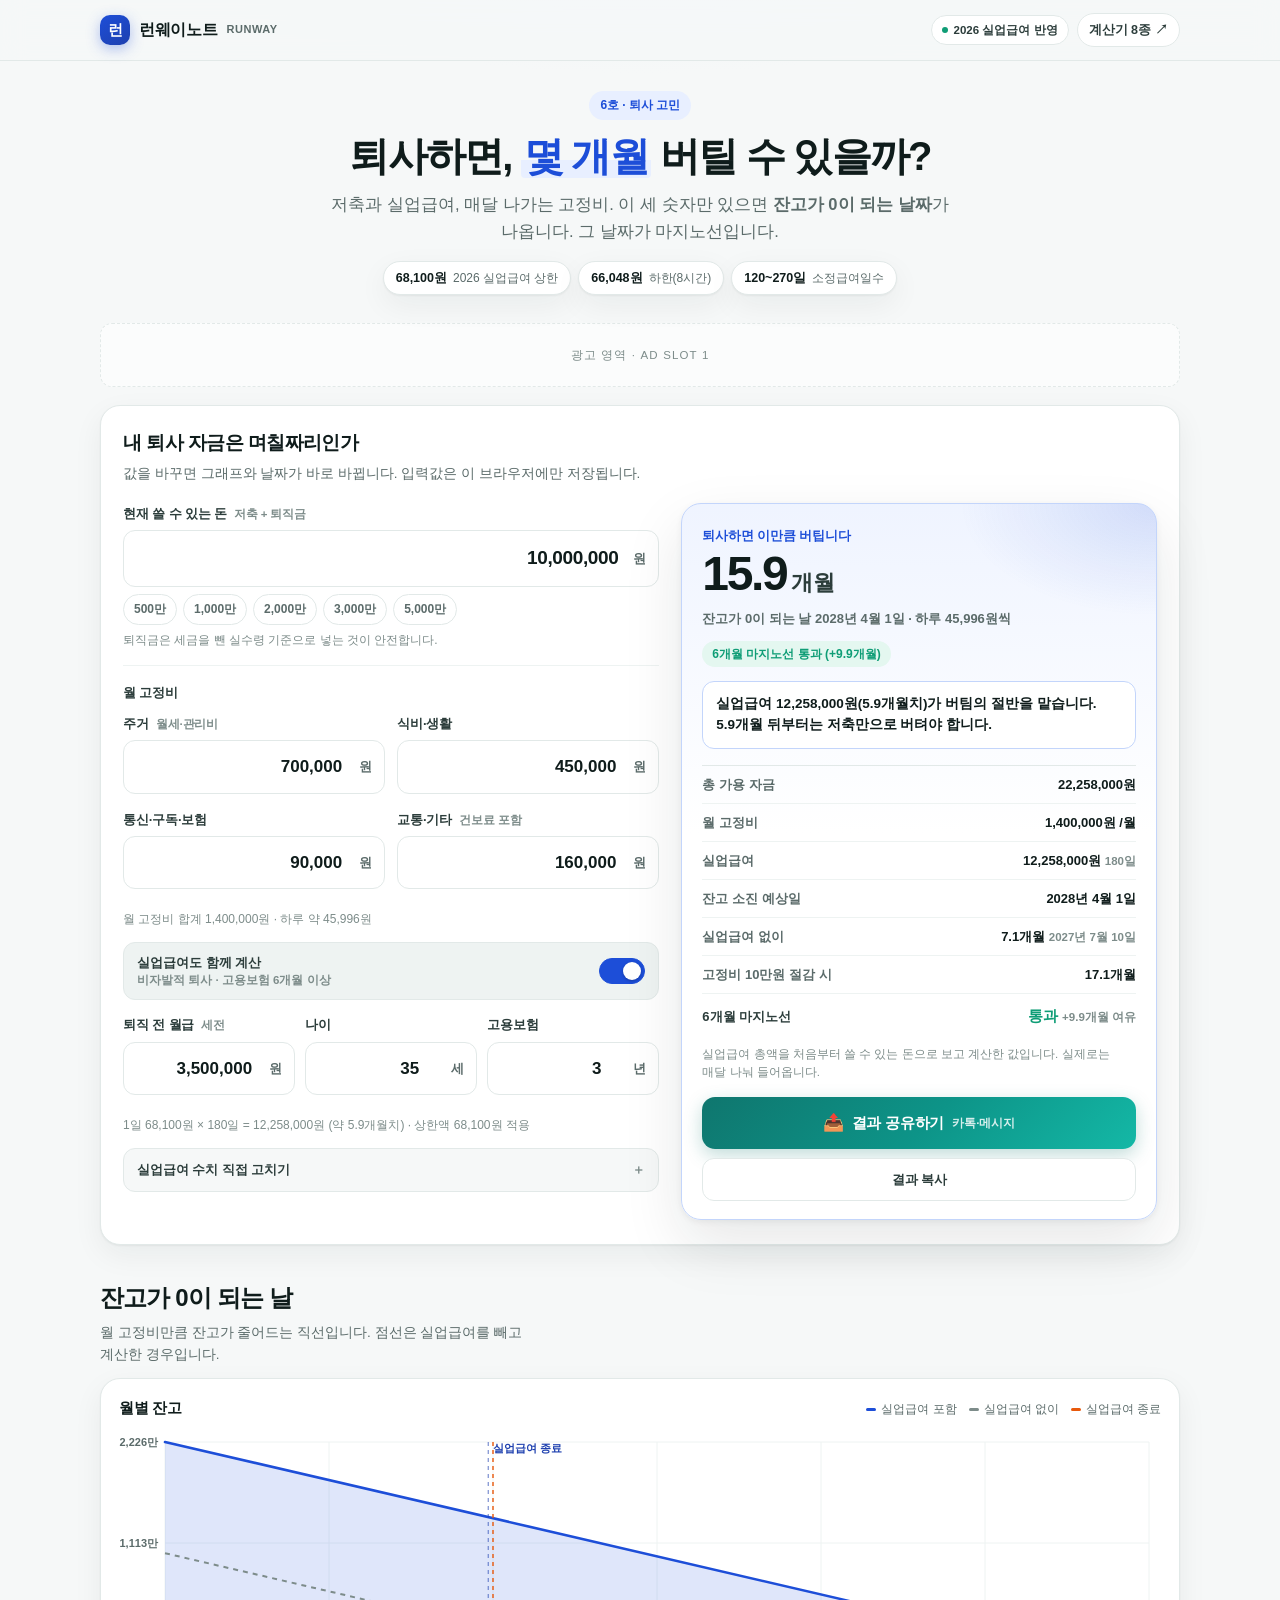
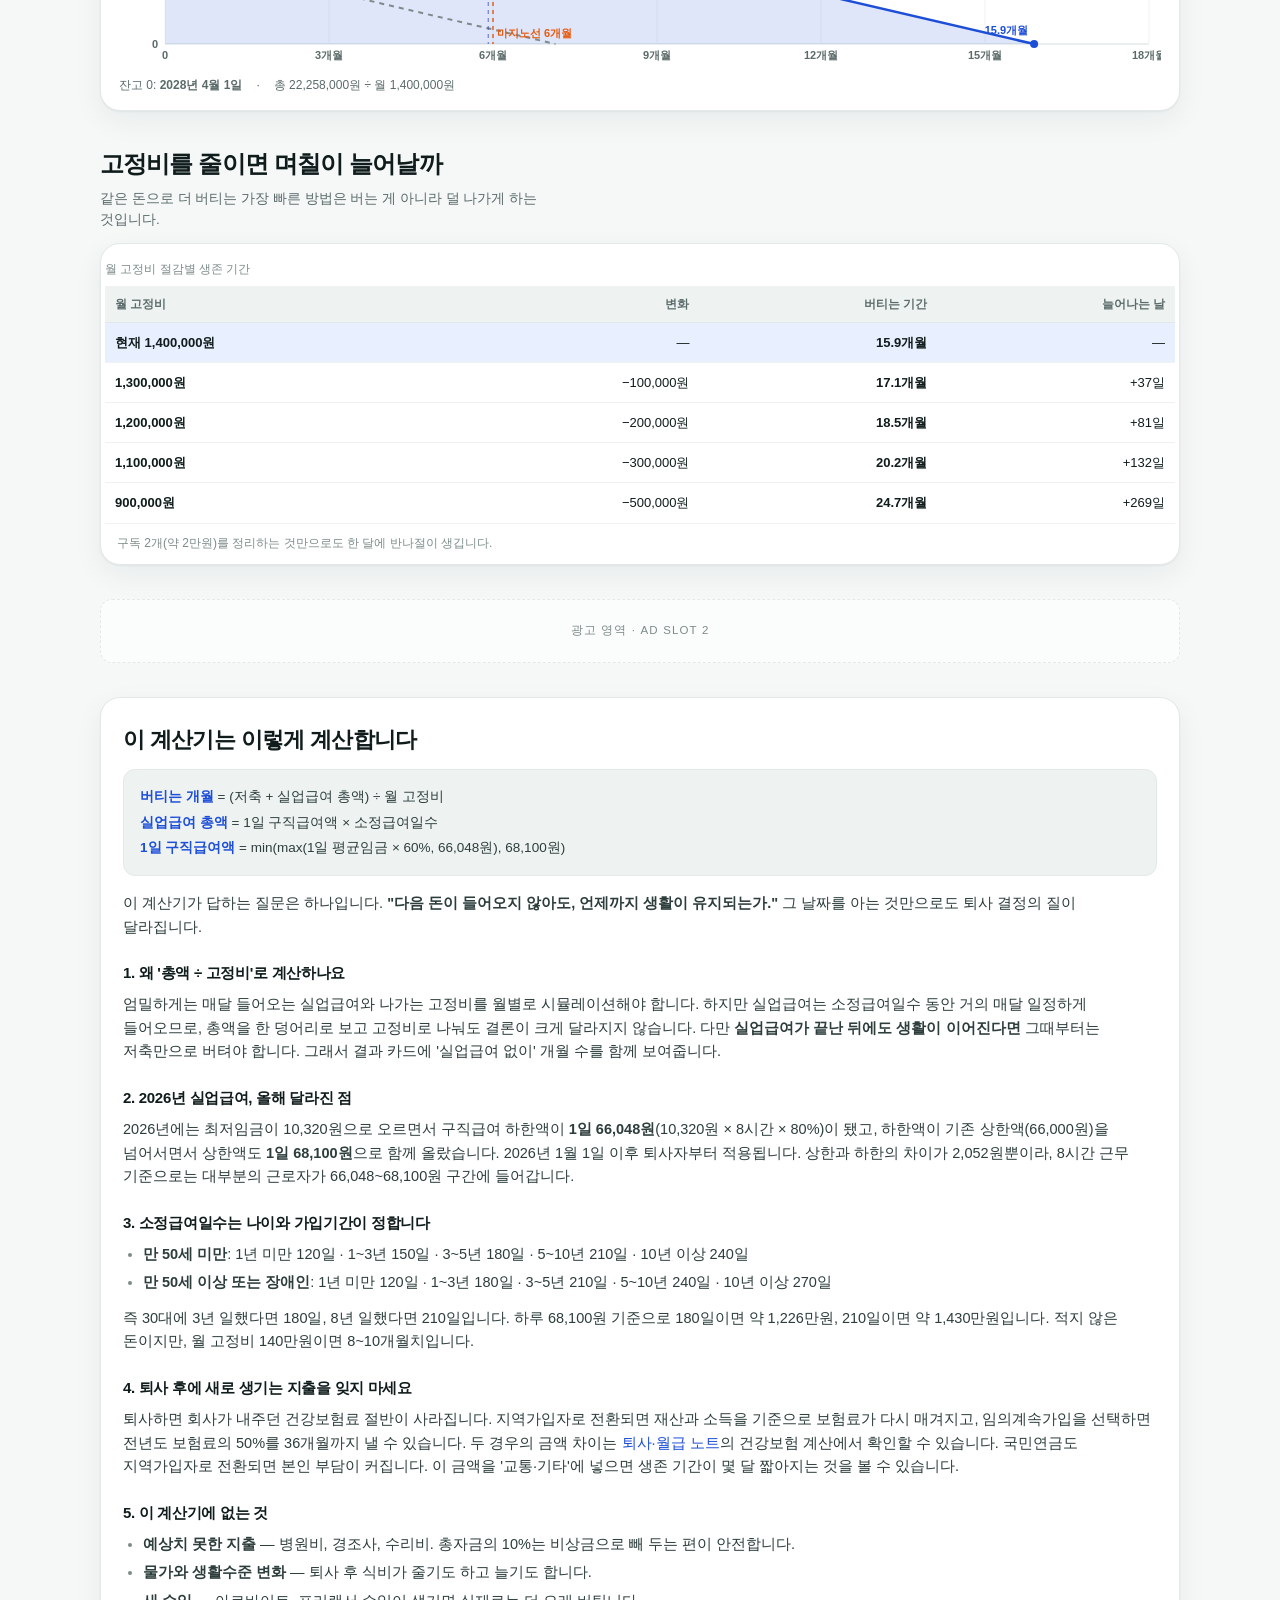
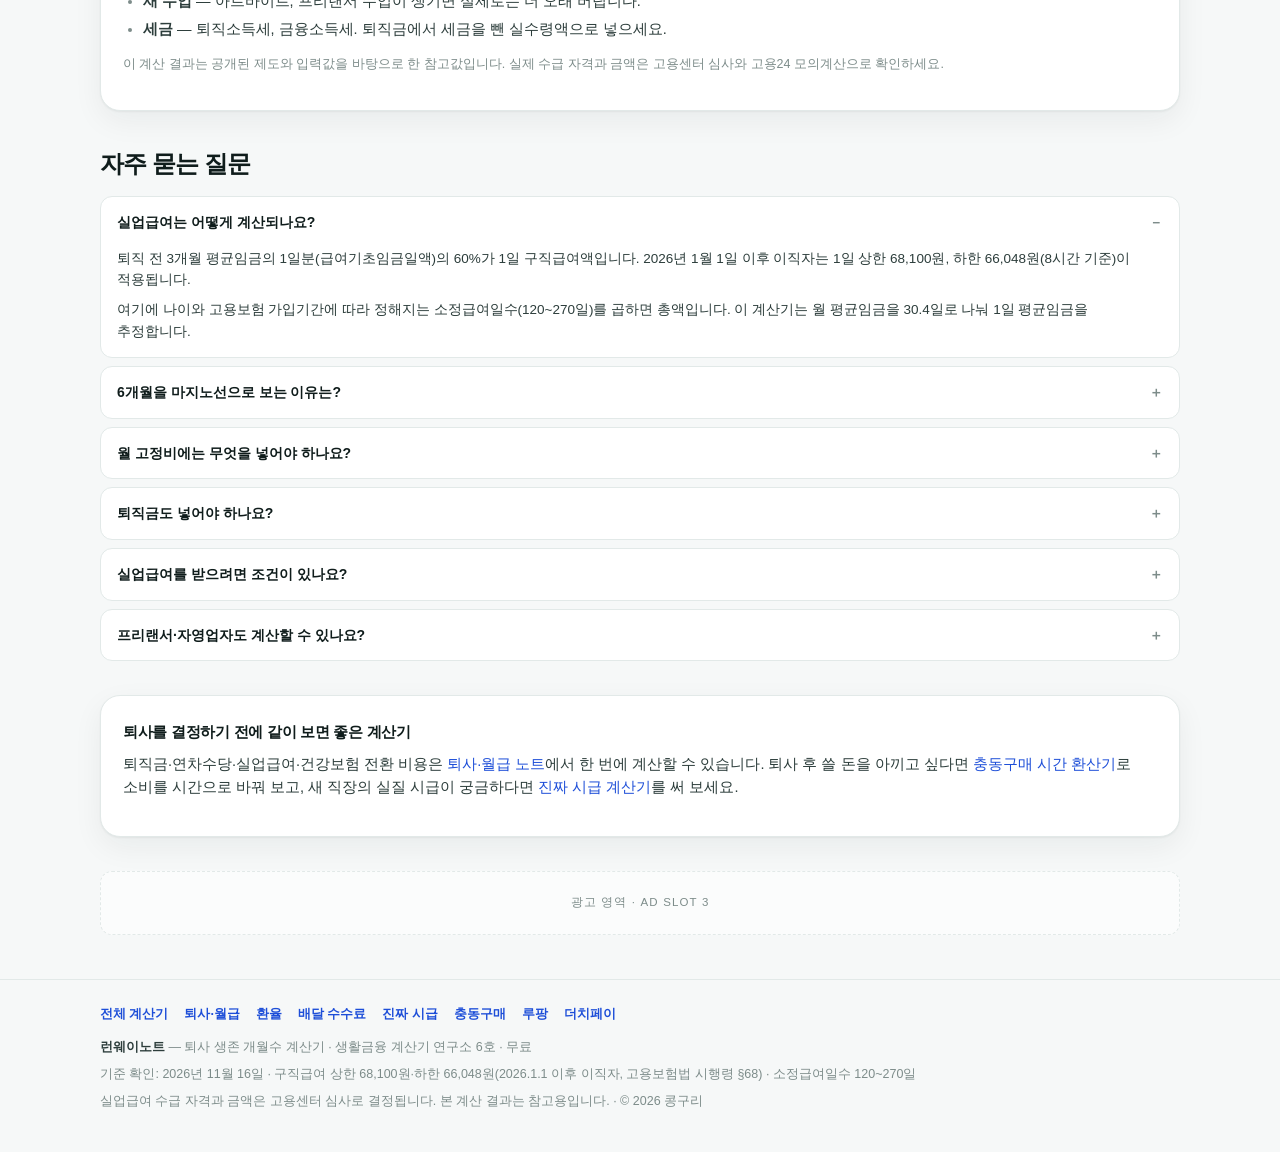
<file: runway/index.html>
<!DOCTYPE html>
<html lang="ko">
<head>
<meta charset="utf-8">
<meta name="viewport" content="width=device-width, initial-scale=1, viewport-fit=cover">
<title>퇴사 생존 개월수 계산기 | 저축·실업급여로 몇 개월 버틸까 — 런웨이노트</title>
<meta name="description" content="저축과 실업급여, 월 고정비를 넣으면 퇴사 후 몇 개월 버틸 수 있는지, 잔고가 0이 되는 날짜까지 계산합니다. 2026년 실업급여 상한 68,100원·하한 66,048원 반영. 퇴사 전에 확인하는 무료 계산기.">
<meta name="keywords" content="퇴사 생존 계산기, 런웨이 계산기, 퇴사 후 버티는 기간, 실업급여 계산, 퇴사 자금, 월 고정비, 생존 개월수, 퇴사 준비, 2026 실업급여 68100">
<meta name="robots" content="index,follow,max-image-preview:large">
<meta name="author" content="콩구리">
<meta name="theme-color" content="#1d4ed8">
<meta name="format-detection" content="telephone=no">
<link rel="canonical" href="https://lifecalc-kr.github.io/runway/">

<meta property="og:type" content="website">
<meta property="og:site_name" content="생활금융 계산기 연구소">
<meta property="og:locale" content="ko_KR">
<meta property="og:title" content="퇴사 생존 개월수 계산기 — 몇 개월 버틸 수 있을까">
<meta property="og:description" content="저축 + 실업급여 ÷ 월 고정비. 잔고가 0이 되는 날짜와 마지노선까지 보여줍니다.">
<meta property="og:url" content="https://lifecalc-kr.github.io/runway/">
<meta property="og:image" content="https://lifecalc-kr.github.io/og-image.png">
<meta property="og:image:width" content="1200">
<meta property="og:image:height" content="630">
<meta name="twitter:card" content="summary_large_image">
<meta name="twitter:title" content="퇴사 생존 개월수 계산기 — 런웨이노트">
<meta name="twitter:description" content="퇴사하면 몇 개월 버틸까? 저축·실업급여·고정비로 바로 계산.">
<meta name="twitter:image" content="https://lifecalc-kr.github.io/og-image.png">

<link rel="icon" href="data:image/svg+xml,%3Csvg xmlns='http://www.w3.org/2000/svg' viewBox='0 0 100 100'%3E%3Crect width='100' height='100' rx='24' fill='%231d4ed8'/%3E%3Ctext x='50' y='72' font-size='50' font-family='sans-serif' font-weight='bold' fill='white' text-anchor='middle'%3E%EB%9F%B0%3C/text%3E%3C/svg%3E">
<link rel="stylesheet" href="../assets/calc.css?v=20261116share">
<link rel="stylesheet" href="../assets/share.css?v=20261116share">
<style>
  :root { --accent: #1d4ed8; --accent-2: #1e40af; --accent-soft: #e8efff; --accent-line: #c3d5fb; }
  @media (prefers-color-scheme: dark) {
    :root { --accent: #93b4ff; --accent-2: #bfd0ff; --accent-soft: #16213c; --accent-line: #26375f; }
  }
</style>

<!-- Google AdSense (pub-2493112023638381) — 승인 후 주석 해제
<script async src="https://pagead2.googlesyndication.com/pagead/js/adsbygoogle.js?client=ca-pub-2493112023638381" crossorigin="anonymous"></script>
-->

<script type="application/ld+json">
{
  "@context": "https://schema.org",
  "@graph": [
    {
      "@type": "WebApplication",
      "name": "런웨이노트 — 퇴사 생존 개월수 계산기",
      "url": "https://lifecalc-kr.github.io/runway/",
      "applicationCategory": "FinanceApplication",
      "operatingSystem": "Web",
      "inLanguage": "ko-KR",
      "description": "현재 저축과 예상 실업급여를 월 고정비로 나눠 퇴사 후 버틸 수 있는 개월 수와 잔고 소진 날짜를 계산하는 무료 웹 계산기.",
      "offers": { "@type": "Offer", "price": "0", "priceCurrency": "KRW" },
      "featureList": [
        "저축·퇴직금 + 실업급여 ÷ 월 고정비 계산",
        "2026년 구직급여 상한 68,100원·하한 66,048원 자동 반영",
        "소정급여일수에 따른 실업급여 총액 자동 산출",
        "잔고가 0이 되는 날짜와 6개월 마지노선 그래프",
        "고정비 절감·실업급여 제외 시나리오 비교"
      ]
    },
    {
      "@type": "FAQPage",
      "mainEntity": [
        {
          "@type": "Question",
          "name": "실업급여는 어떻게 계산되나요?",
          "acceptedAnswer": { "@type": "Answer", "text": "퇴직 전 3개월 평균임금의 1일분(급여기초임금일액)의 60%를 1일 구직급여액으로 하고, 2026년 1월 1일 이후 이직자는 1일 상한 68,100원, 하한 66,048원(8시간 기준)을 적용합니다. 여기에 나이와 고용보험 가입기간에 따라 정해지는 소정급여일수(120~270일)를 곱한 것이 총액입니다. 이 계산기는 월 평균임금을 30.4일로 나눠 1일 평균임금을 추정합니다." }
        },
        {
          "@type": "Question",
          "name": "6개월을 마지노선으로 보는 이유는?",
          "acceptedAnswer": { "@type": "Answer", "text": "퇴사 후 재취업까지 걸리는 시간이 사람마다 달라 절대적인 기준은 없습니다. 다만 실업급여 소정급여일수가 120~270일이고, 구직활동·면접·협상에 통상 몇 달이 걸린다는 점에서 6개월은 '다음 수입이 없어도 생활이 무너지지 않는 최소선'으로 많이 씁니다. 이 계산기의 그래프에도 6개월 지점을 표시해 두었습니다." }
        },
        {
          "@type": "Question",
          "name": "월 고정비에는 무엇을 넣어야 하나요?",
          "acceptedAnswer": { "@type": "Answer", "text": "퇴사 후에도 계속 나가는 돈을 넣습니다. 월세·관리비, 식비·생활용품, 통신·구독, 교통·보험료가 기본입니다. 퇴사 후 건강보험은 임의계속가입이나 지역가입자로 전환되며 보험료가 새로 부과되므로, 이 금액을 교통·기타에 함께 넣으면 결과가 더 현실적입니다. 카드 할부와 대출 상환도 잊지 마세요." }
        },
        {
          "@type": "Question",
          "name": "퇴직금도 넣어야 하나요?",
          "acceptedAnswer": { "@type": "Answer", "text": "네. 퇴직금은 퇴사 후 실제로 쓸 수 있는 돈이므로 '현재 쓸 수 있는 돈'에 포함하세요. 퇴직금에서 퇴직소득세가 빠지므로 대략 90~95%를 넣으면 보수적입니다. 퇴직금과 세금은 퇴사·월급 노트에서 따로 계산할 수 있습니다." }
        },
        {
          "@type": "Question",
          "name": "실업급여를 받으려면 조건이 있나요?",
          "acceptedAnswer": { "@type": "Answer", "text": "이직일 전 18개월 중 고용보험 가입기간이 6개월(180일) 이상이어야 하고, 권고사직·계약만료·정리해고처럼 비자발적 사유여야 합니다. 자발적 퇴사는 원칙적으로 해당되지 않지만, 임금체불·괴롭힘 등 정당한 사유가 인정되면 가능합니다. 퇴사 후 12개월 안에 신청해야 하고, 7일의 대기기간과 구직활동 인정이 필요합니다." }
        }
      ]
    }
  ]
}
</script>
</head>
<body>

<header class="site-head">
  <div class="wrap">
    <a class="brand" href="../">
      <span class="brand-mark" aria-hidden="true">런</span>
      런웨이노트 <span class="brand-sub">RUNWAY</span>
    </a>
    <div class="head-right">
      <span class="status-pill"><span class="dot" aria-hidden="true"></span>2026 실업급여 반영</span>
      <a class="hub-link" href="../">계산기 8종 <span aria-hidden="true">↗</span></a>
    </div>
  </div>
</header>

<main class="wrap">

  <section class="hero">
    <span class="hero-kicker">6호 · 퇴사 고민</span>
    <h1>퇴사하면, <span class="hl">몇 개월</span> 버틸 수 있을까?</h1>
    <p>저축과 실업급여, 매달 나가는 고정비. 이 세 숫자만 있으면 <strong>잔고가 0이 되는 날짜</strong>가 나옵니다. 그 날짜가 마지노선입니다.</p>
    <div class="hstats">
      <span class="hstat"><b>68,100원</b> 2026 실업급여 상한</span>
      <span class="hstat"><b>66,048원</b> 하한(8시간)</span>
      <span class="hstat"><b>120~270일</b> 소정급여일수</span>
    </div>
  </section>

  <!-- [AD SLOT 1] 상단
  <ins class="adsbygoogle" style="display:block" data-ad-client="ca-pub-2493112023638381" data-ad-slot="0000000000" data-ad-format="auto" data-full-width-responsive="true"></ins>
  <script>(adsbygoogle = window.adsbygoogle || []).push({});</script>
  -->
  <div class="ad-slot" data-ad="top" aria-hidden="true">광고 영역 · AD SLOT 1</div>

  <section class="card calc" aria-labelledby="calcTitle">
    <div class="calc-head">
      <h2 id="calcTitle">내 퇴사 자금은 며칠짜리인가</h2>
      <p>값을 바꾸면 그래프와 날짜가 바로 바뀝니다. 입력값은 이 브라우저에만 저장됩니다.</p>
    </div>

    <div class="calc-grid">
      <div class="inputs">

        <div class="field">
          <label class="field-label" for="savings">현재 쓸 수 있는 돈 <span>저축 + 퇴직금</span></label>
          <div class="money">
            <input id="savings" type="text" inputmode="numeric" value="10,000,000" aria-describedby="savingsNote">
            <span class="unit">원</span>
          </div>
          <div class="chips" id="savingsChips">
            <button class="chip" type="button" data-value="5000000">500만</button>
            <button class="chip" type="button" data-value="10000000">1,000만</button>
            <button class="chip" type="button" data-value="20000000">2,000만</button>
            <button class="chip" type="button" data-value="30000000">3,000만</button>
            <button class="chip" type="button" data-value="50000000">5,000만</button>
          </div>
          <p class="hint" id="savingsNote">퇴직금은 세금을 뺀 실수령 기준으로 넣는 것이 안전합니다.</p>
        </div>

        <h3 class="sub-h" style="margin-top:16px">월 고정비</h3>
        <div class="row2">
          <div class="field">
            <label class="field-label" for="costHouse">주거 <span>월세·관리비</span></label>
            <div class="num-box"><input id="costHouse" type="text" inputmode="numeric" value="700,000"><span>원</span></div>
          </div>
          <div class="field">
            <label class="field-label" for="costFood">식비·생활</label>
            <div class="num-box"><input id="costFood" type="text" inputmode="numeric" value="450,000"><span>원</span></div>
          </div>
        </div>
        <div class="row2">
          <div class="field">
            <label class="field-label" for="costFix">통신·구독·보험</label>
            <div class="num-box"><input id="costFix" type="text" inputmode="numeric" value="90,000"><span>원</span></div>
          </div>
          <div class="field">
            <label class="field-label" for="costEtc">교통·기타 <span>건보료 포함</span></label>
            <div class="num-box"><input id="costEtc" type="text" inputmode="numeric" value="160,000"><span>원</span></div>
          </div>
        </div>
        <p class="hint" id="costSum">월 고정비 합계 1,400,000원</p>

        <div class="switch-row" style="margin-top:14px">
          <span class="txt">실업급여도 함께 계산<small>비자발적 퇴사 · 고용보험 6개월 이상</small></span>
          <span class="switch">
            <input type="checkbox" id="uiOn" checked aria-label="실업급여 포함">
            <span class="track" aria-hidden="true"></span>
          </span>
        </div>

        <div id="uiBox">
          <div class="row3">
            <div class="field">
              <label class="field-label" for="uiWage">퇴직 전 월급 <span>세전</span></label>
              <div class="num-box"><input id="uiWage" type="text" inputmode="numeric" value="3,500,000"><span>원</span></div>
            </div>
            <div class="field">
              <label class="field-label" for="uiAge">나이</label>
              <div class="num-box"><input id="uiAge" type="number" min="15" max="99" step="1" value="35" inputmode="numeric"><span>세</span></div>
            </div>
            <div class="field">
              <label class="field-label" for="uiYears">고용보험</label>
              <div class="num-box"><input id="uiYears" type="number" min="0" max="40" step="1" value="3" inputmode="numeric"><span>년</span></div>
            </div>
          </div>
          <p class="hint" id="uiSum">실업급여 계산 중…</p>
        </div>

        <details class="adv">
          <summary>실업급여 수치 직접 고치기</summary>
          <div class="adv-body">
            <div class="row2">
              <div class="field">
                <label class="field-label" for="uiDaily">1일 구직급여액</label>
                <div class="num-box"><input id="uiDaily" type="text" inputmode="numeric" value="68,100"><span>원</span></div>
              </div>
              <div class="field">
                <label class="field-label" for="uiDays">소정급여일수</label>
                <div class="num-box"><input id="uiDays" type="number" min="0" max="400" step="1" value="180"><span>일</span></div>
              </div>
            </div>
            <p class="hint">고용24의 모의계산 결과나 이직확인서에 적힌 값을 그대로 넣으면 더 정확합니다. 위 입력을 바꾸면 자동 계산값이 덮어써집니다.</p>
          </div>
        </details>
      </div>

      <aside class="result">
        <div class="res-card">
          <p class="res-label">퇴사하면 이만큼 버팁니다</p>
          <p class="res-value"><span id="runwayMonths">0</span><span class="unit">개월</span></p>
          <p class="res-sub" id="runwaySub">계산 중…</p>
          <p class="res-badge" id="runwayBadge">—</p>
          <p class="res-quote" id="runwayQuote" aria-live="polite"></p>

          <dl class="res-rows">
            <div><dt>총 가용 자금</dt><dd id="rFunds">—</dd></div>
            <div><dt>월 고정비</dt><dd id="rCost">—</dd></div>
            <div><dt>실업급여</dt><dd id="rUI">—</dd></div>
            <div><dt>잔고 소진 예상일</dt><dd id="rEnd">—</dd></div>
            <div><dt>실업급여 없이</dt><dd id="rNoUI">—</dd></div>
            <div><dt>고정비 10만원 절감 시</dt><dd id="rCut">—</dd></div>
            <div class="total"><dt>6개월 마지노선</dt><dd id="rLine">—</dd></div>
          </dl>
          <p class="res-note">실업급여 총액을 처음부터 쓸 수 있는 돈으로 보고 계산한 값입니다. 실제로는 매달 나눠 들어옵니다.</p>

          <div class="res-actions res-actions--share">
            <button type="button" class="btn-share" id="shareBtn" aria-label="계산 결과를 카카오톡·메시지로 공유하기">
              <span class="share-ico" aria-hidden="true">📤</span> 결과 공유하기
              <span class="share-sub">카톡·메시지</span>
            </button>
            <button type="button" class="btn" id="copyBtn">결과 복사</button>
          </div>
        </div>
      </aside>
    </div>
  </section>

  <section class="sec" aria-labelledby="chartTitle">
    <div class="sec-head">
      <div>
        <h2 id="chartTitle">잔고가 0이 되는 날</h2>
        <p>월 고정비만큼 잔고가 줄어드는 직선입니다. 점선은 실업급여를 빼고 계산한 경우입니다.</p>
      </div>
    </div>
    <div class="card chart-card">
      <div class="chart-top">
        <h3 id="chartCaption">월별 잔고</h3>
        <div class="legend">
          <span><i style="background:var(--accent)"></i>실업급여 포함</span>
          <span><i style="background:var(--muted-2)"></i>실업급여 없이</span>
          <span><i style="background:var(--warm)"></i>실업급여 종료</span>
        </div>
      </div>
      <div class="chart" id="chart" role="img" aria-label="월별 잔고 감소 그래프"></div>
      <div class="chart-legend" id="chartLegend"></div>
    </div>
  </section>

  <section class="sec" aria-labelledby="cutTitle">
    <div class="sec-head">
      <div>
        <h2 id="cutTitle">고정비를 줄이면 며칠이 늘어날까</h2>
        <p>같은 돈으로 더 버티는 가장 빠른 방법은 버는 게 아니라 덜 나가게 하는 것입니다.</p>
      </div>
    </div>
    <div class="card" style="padding:8px 4px 4px">
      <div class="tbl-scroll">
        <table class="tbl">
          <caption>월 고정비 절감별 생존 기간</caption>
          <thead>
            <tr><th scope="col">월 고정비</th><th scope="col">변화</th><th scope="col">버티는 기간</th><th scope="col">늘어나는 날</th></tr>
          </thead>
          <tbody id="cutBody"></tbody>
        </table>
      </div>
      <p class="hint" style="padding:0 12px 8px">구독 2개(약 2만원)를 정리하는 것만으로도 한 달에 반나절이 생깁니다.</p>
    </div>
  </section>

  <!-- [AD SLOT 2] 중간 -->
  <div class="ad-slot" data-ad="mid" aria-hidden="true">광고 영역 · AD SLOT 2</div>

  <section class="sec" aria-labelledby="guideTitle">
    <div class="card guide">
      <h2 id="guideTitle">이 계산기는 이렇게 계산합니다</h2>

      <div class="formula">
        <p><b>버티는 개월</b> = (저축 + 실업급여 총액) ÷ 월 고정비</p>
        <p><b>실업급여 총액</b> = 1일 구직급여액 × 소정급여일수</p>
        <p><b>1일 구직급여액</b> = min(max(1일 평균임금 × 60%, 66,048원), 68,100원)</p>
      </div>

      <p>이 계산기가 답하는 질문은 하나입니다. <strong>"다음 돈이 들어오지 않아도, 언제까지 생활이 유지되는가."</strong> 그 날짜를 아는 것만으로도 퇴사 결정의 질이 달라집니다.</p>

      <h3>1. 왜 '총액 ÷ 고정비'로 계산하나요</h3>
      <p>엄밀하게는 매달 들어오는 실업급여와 나가는 고정비를 월별로 시뮬레이션해야 합니다. 하지만 실업급여는 소정급여일수 동안 거의 매달 일정하게 들어오므로, 총액을 한 덩어리로 보고 고정비로 나눠도 결론이 크게 달라지지 않습니다. 다만 <strong>실업급여가 끝난 뒤에도 생활이 이어진다면</strong> 그때부터는 저축만으로 버텨야 합니다. 그래서 결과 카드에 '실업급여 없이' 개월 수를 함께 보여줍니다.</p>

      <h3>2. 2026년 실업급여, 올해 달라진 점</h3>
      <p>2026년에는 최저임금이 10,320원으로 오르면서 구직급여 하한액이 <strong>1일 66,048원</strong>(10,320원 × 8시간 × 80%)이 됐고, 하한액이 기존 상한액(66,000원)을 넘어서면서 상한액도 <strong>1일 68,100원</strong>으로 함께 올랐습니다. 2026년 1월 1일 이후 퇴사자부터 적용됩니다. 상한과 하한의 차이가 2,052원뿐이라, 8시간 근무 기준으로는 대부분의 근로자가 66,048~68,100원 구간에 들어갑니다.</p>

      <h3>3. 소정급여일수는 나이와 가입기간이 정합니다</h3>
      <ul>
        <li><strong>만 50세 미만</strong>: 1년 미만 120일 · 1~3년 150일 · 3~5년 180일 · 5~10년 210일 · 10년 이상 240일</li>
        <li><strong>만 50세 이상 또는 장애인</strong>: 1년 미만 120일 · 1~3년 180일 · 3~5년 210일 · 5~10년 240일 · 10년 이상 270일</li>
      </ul>
      <p>즉 30대에 3년 일했다면 180일, 8년 일했다면 210일입니다. 하루 68,100원 기준으로 180일이면 약 1,226만원, 210일이면 약 1,430만원입니다. 적지 않은 돈이지만, 월 고정비 140만원이면 8~10개월치입니다.</p>

      <h3>4. 퇴사 후에 새로 생기는 지출을 잊지 마세요</h3>
      <p>퇴사하면 회사가 내주던 건강보험료 절반이 사라집니다. 지역가입자로 전환되면 재산과 소득을 기준으로 보험료가 다시 매겨지고, 임의계속가입을 선택하면 전년도 보험료의 50%를 36개월까지 낼 수 있습니다. 두 경우의 금액 차이는 <a href="../salary/">퇴사·월급 노트</a>의 건강보험 계산에서 확인할 수 있습니다. 국민연금도 지역가입자로 전환되면 본인 부담이 커집니다. 이 금액을 '교통·기타'에 넣으면 생존 기간이 몇 달 짧아지는 것을 볼 수 있습니다.</p>

      <h3>5. 이 계산기에 없는 것</h3>
      <ul>
        <li><strong>예상치 못한 지출</strong> — 병원비, 경조사, 수리비. 총자금의 10%는 비상금으로 빼 두는 편이 안전합니다.</li>
        <li><strong>물가와 생활수준 변화</strong> — 퇴사 후 식비가 줄기도 하고 늘기도 합니다.</li>
        <li><strong>새 수입</strong> — 아르바이트, 프리랜서 수입이 생기면 실제로는 더 오래 버팁니다.</li>
        <li><strong>세금</strong> — 퇴직소득세, 금융소득세. 퇴직금에서 세금을 뺀 실수령액으로 넣으세요.</li>
      </ul>
      <p class="note">이 계산 결과는 공개된 제도와 입력값을 바탕으로 한 참고값입니다. 실제 수급 자격과 금액은 고용센터 심사와 고용24 모의계산으로 확인하세요.</p>
    </div>
  </section>

  <section class="sec" aria-labelledby="faqTitle">
    <div class="sec-head"><div><h2 id="faqTitle">자주 묻는 질문</h2></div></div>

    <details class="faq" open>
      <summary>실업급여는 어떻게 계산되나요?</summary>
      <div class="a"><p>퇴직 전 3개월 평균임금의 1일분(급여기초임금일액)의 60%가 1일 구직급여액입니다. 2026년 1월 1일 이후 이직자는 1일 상한 68,100원, 하한 66,048원(8시간 기준)이 적용됩니다.</p><p>여기에 나이와 고용보험 가입기간에 따라 정해지는 소정급여일수(120~270일)를 곱하면 총액입니다. 이 계산기는 월 평균임금을 30.4일로 나눠 1일 평균임금을 추정합니다.</p></div>
    </details>

    <details class="faq">
      <summary>6개월을 마지노선으로 보는 이유는?</summary>
      <div class="a"><p>재취업까지 걸리는 시간은 사람마다 달라 절대적인 기준은 없습니다. 다만 실업급여 소정급여일수가 120~270일이고, 구직활동·면접·협상에 통상 몇 달이 걸린다는 점에서 6개월은 '다음 수입이 없어도 생활이 무너지지 않는 최소선'으로 많이 씁니다.</p><p>이 계산기의 그래프에도 6개월 지점을 표시해 두었습니다. 6개월 미만이면 퇴사 시점을 미루거나 고정비를 먼저 줄이는 편이 좋습니다.</p></div>
    </details>

    <details class="faq">
      <summary>월 고정비에는 무엇을 넣어야 하나요?</summary>
      <div class="a"><p>퇴사 후에도 계속 나가는 돈을 넣습니다. 월세·관리비, 식비·생활용품, 통신·구독, 교통·보험료가 기본입니다.</p><p>퇴사 후 건강보험은 임의계속가입이나 지역가입자로 전환되며 보험료가 새로 부과되므로, 이 금액을 '교통·기타'에 함께 넣으면 결과가 더 현실적입니다. 카드 할부와 대출 상환도 잊지 마세요.</p></div>
    </details>

    <details class="faq">
      <summary>퇴직금도 넣어야 하나요?</summary>
      <div class="a"><p>네. 퇴직금은 퇴사 후 실제로 쓸 수 있는 돈이므로 '현재 쓸 수 있는 돈'에 포함하세요. 퇴직금에서 퇴직소득세가 빠지므로 대략 90~95%를 넣으면 보수적입니다.</p><p>퇴직금과 세금은 <a href="../salary/">퇴사·월급 노트</a>에서 따로 계산할 수 있습니다.</p></div>
    </details>

    <details class="faq">
      <summary>실업급여를 받으려면 조건이 있나요?</summary>
      <div class="a"><p>이직일 전 18개월 중 고용보험 가입기간이 6개월(180일) 이상이어야 하고, 권고사직·계약만료·정리해고처럼 비자발적 사유여야 합니다. 자발적 퇴사는 원칙적으로 해당되지 않지만, 임금체불·괴롭힘 등 정당한 사유가 인정되면 가능합니다.</p><p>퇴사 후 12개월 안에 신청해야 하고, 7일의 대기기간과 구직활동 인정이 필요합니다.</p></div>
    </details>

    <details class="faq">
      <summary>프리랜서·자영업자도 계산할 수 있나요?</summary>
      <div class="a"><p>네. 실업급여 스위치를 끄고 저축과 고정비만 넣으면 됩니다. 예술인·노무제공자는 별도의 고용보험 제도가 있어 계산 방식이 다르므로, 예상 수령액을 직접 확인해 '1일 구직급여액'과 '소정급여일수'에 넣는 편이 정확합니다.</p></div>
    </details>
  </section>

  <section class="sec">
    <div class="card guide">
      <h3 style="margin-top:0">퇴사를 결정하기 전에 같이 보면 좋은 계산기</h3>
      <p>퇴직금·연차수당·실업급여·건강보험 전환 비용은 <a href="../salary/">퇴사·월급 노트</a>에서 한 번에 계산할 수 있습니다. 퇴사 후 쓸 돈을 아끼고 싶다면 <a href="../impulse/">충동구매 시간 환산기</a>로 소비를 시간으로 바꿔 보고, 새 직장의 실질 시급이 궁금하다면 <a href="../real-wage/">진짜 시급 계산기</a>를 써 보세요.</p>
    </div>
  </section>

  <!-- [AD SLOT 3] 하단 -->
  <div class="ad-slot" data-ad="bottom" aria-hidden="true">광고 영역 · AD SLOT 3</div>
</main>

<footer class="site-foot">
  <div class="wrap rows">
    <nav aria-label="사이트 메뉴">
      <a href="../">전체 계산기</a>
      <a href="../salary/">퇴사·월급</a>
      <a href="../fx/">환율</a>
      <a href="../delivery/">배달 수수료</a>
      <a href="../real-wage/">진짜 시급</a>
      <a href="../impulse/">충동구매</a>
      <a href="../lupin/">루팡</a>
      <a href="../dutch/">더치페이</a>
    </nav>
    <div><b>런웨이노트</b> — 퇴사 생존 개월수 계산기 · 생활금융 계산기 연구소 6호 · 무료</div>
    <div>기준 확인: 2026년 11월 16일 · 구직급여 상한 68,100원·하한 66,048원(2026.1.1 이후 이직자, 고용보험법 시행령 §68) · 소정급여일수 120~270일</div>
    <div>실업급여 수급 자격과 금액은 고용센터 심사로 결정됩니다. 본 계산 결과는 참고용입니다. · © 2026 콩구리</div>
  </div>
</footer>

<script src="../assets/share.js?v=20261116share"></script>
<script src="../assets/calc.js?v=20261116share"></script>
<script src="assets/core.js?v=20261116share"></script>
<script src="assets/app.js?v=20261116share"></script>
</body>
</html>
</file>
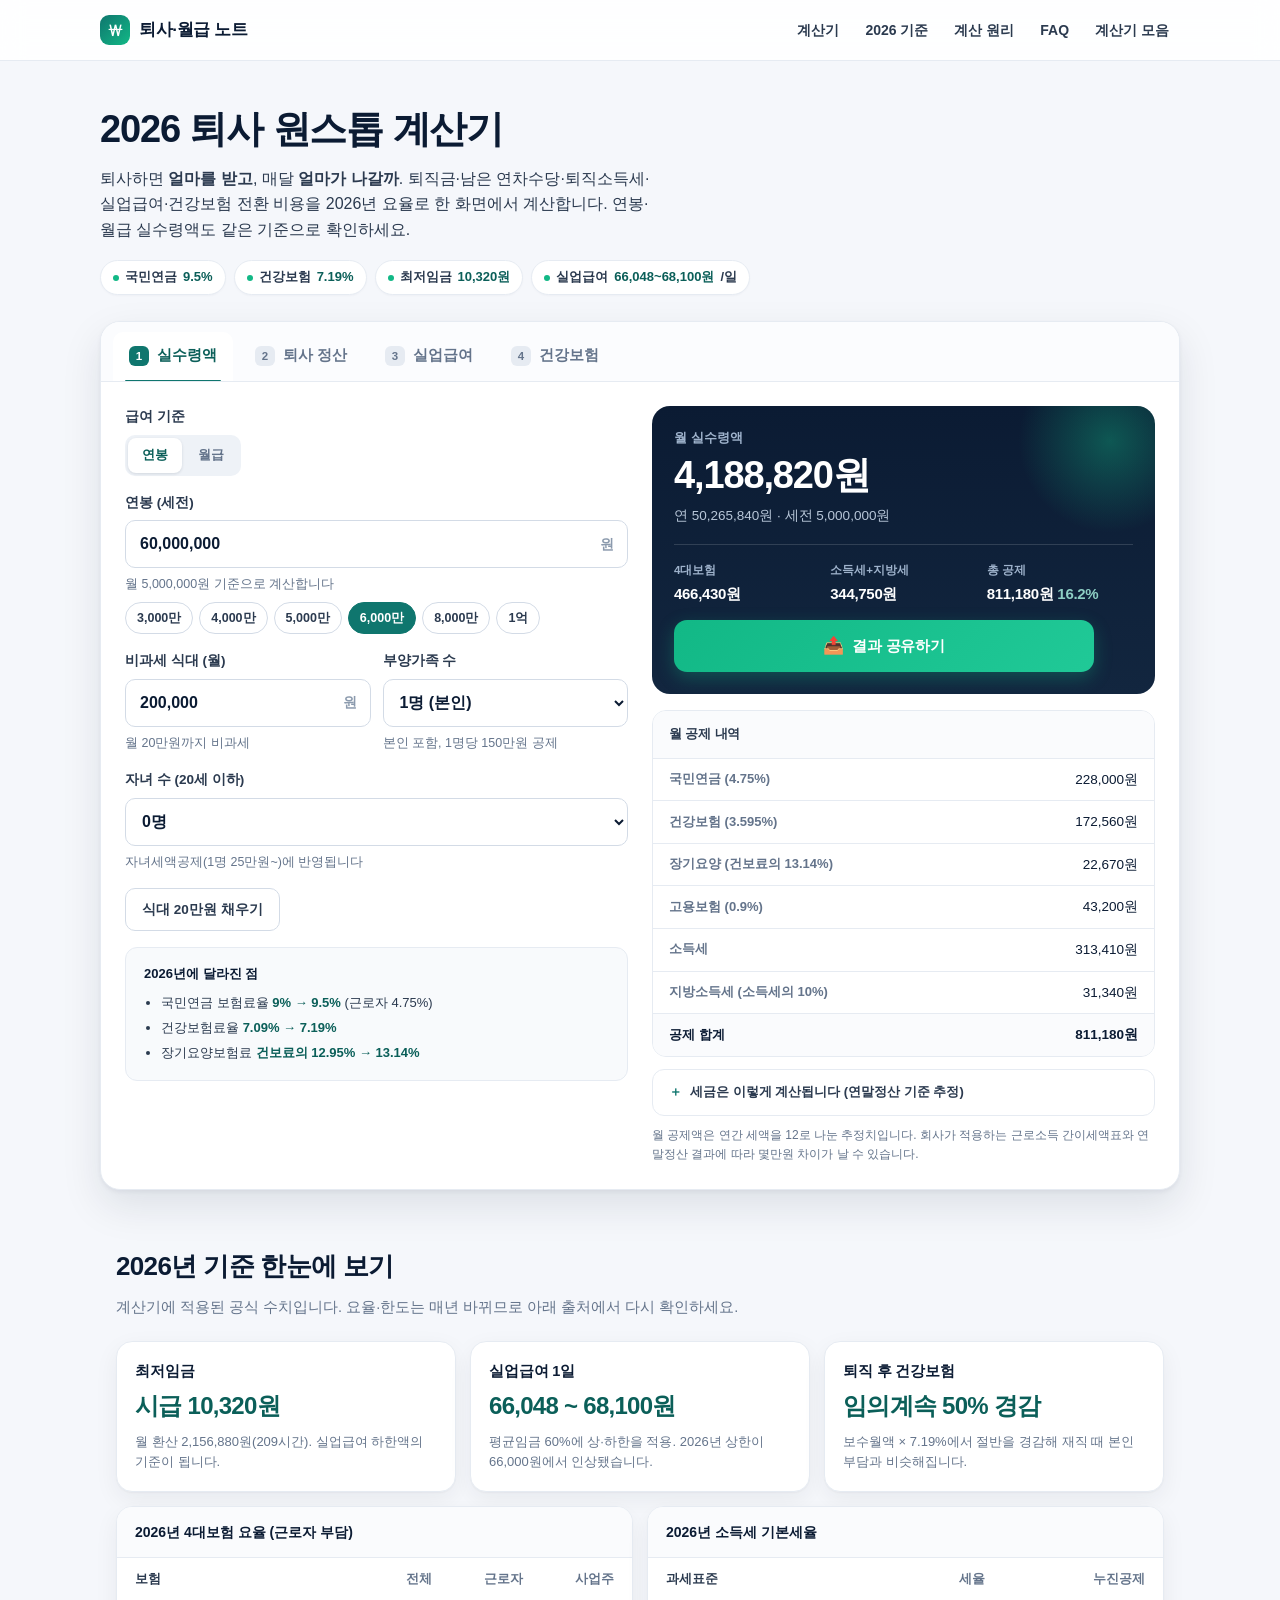
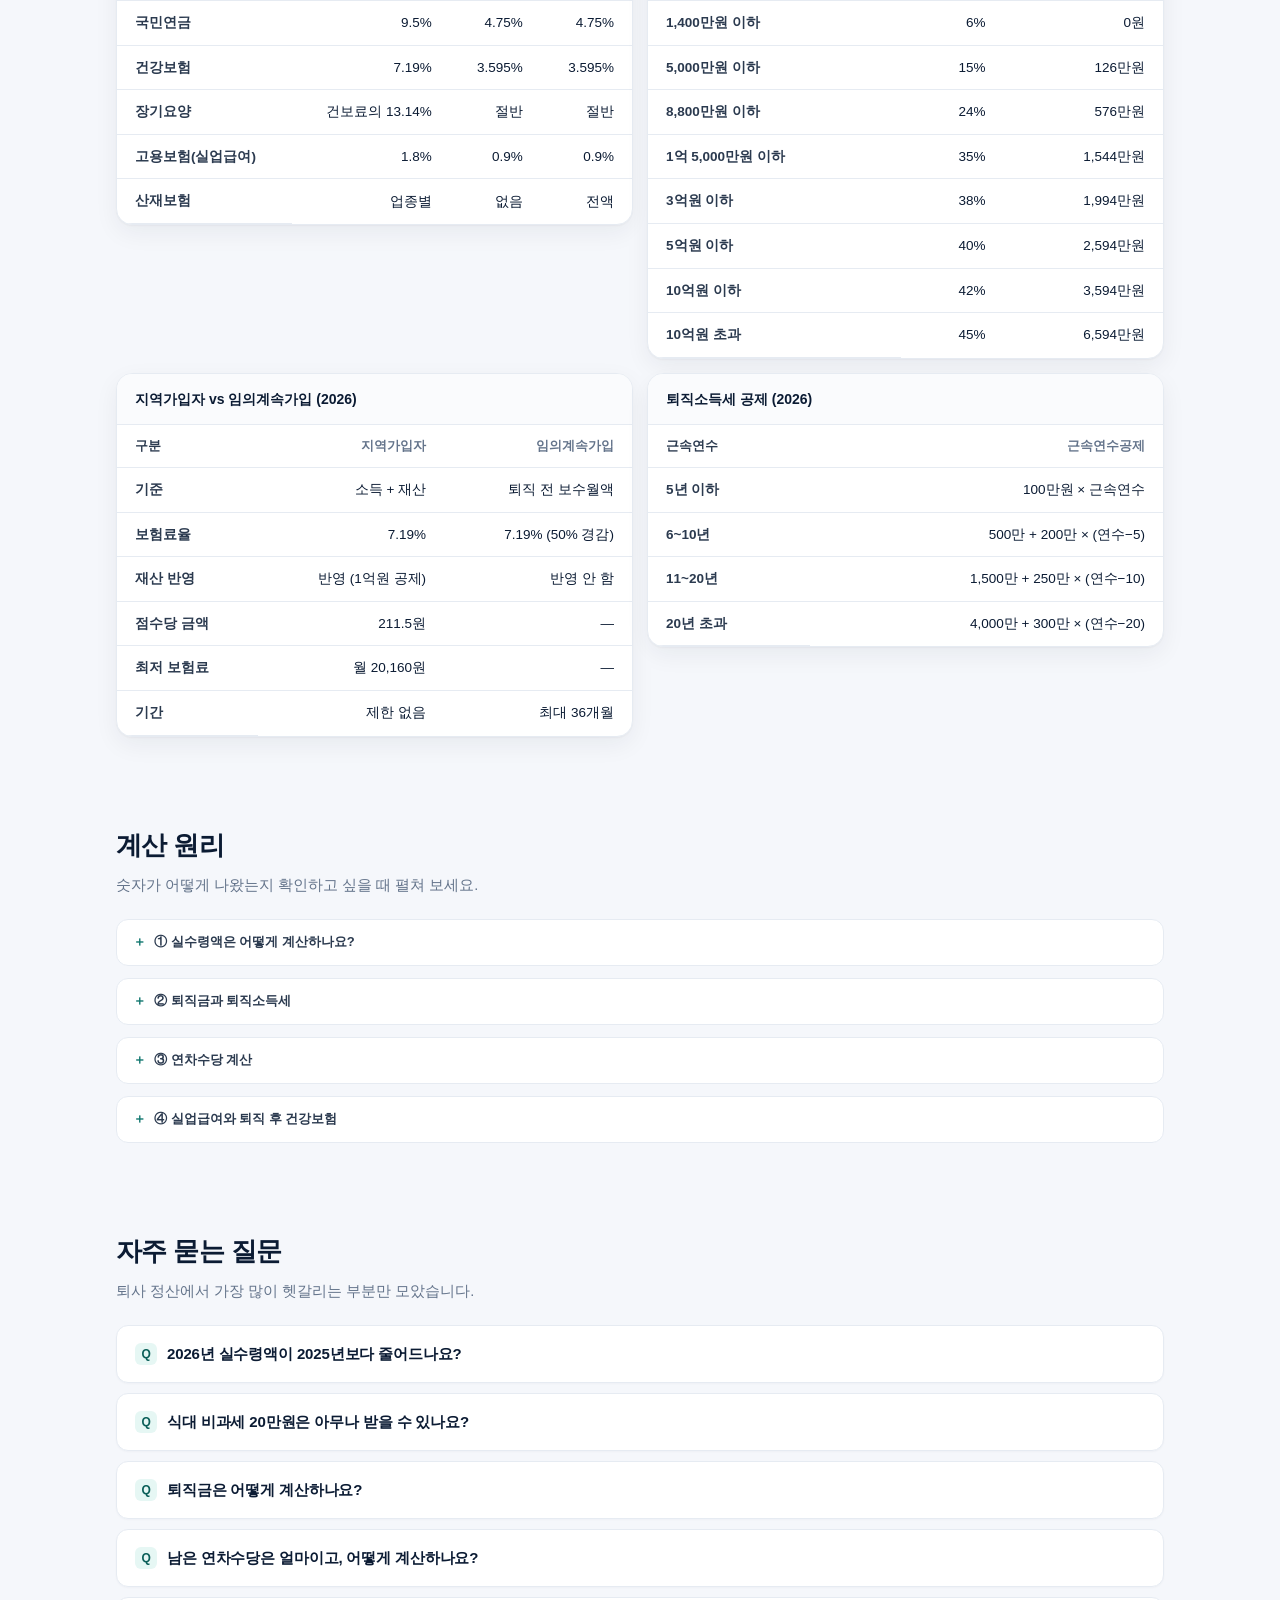
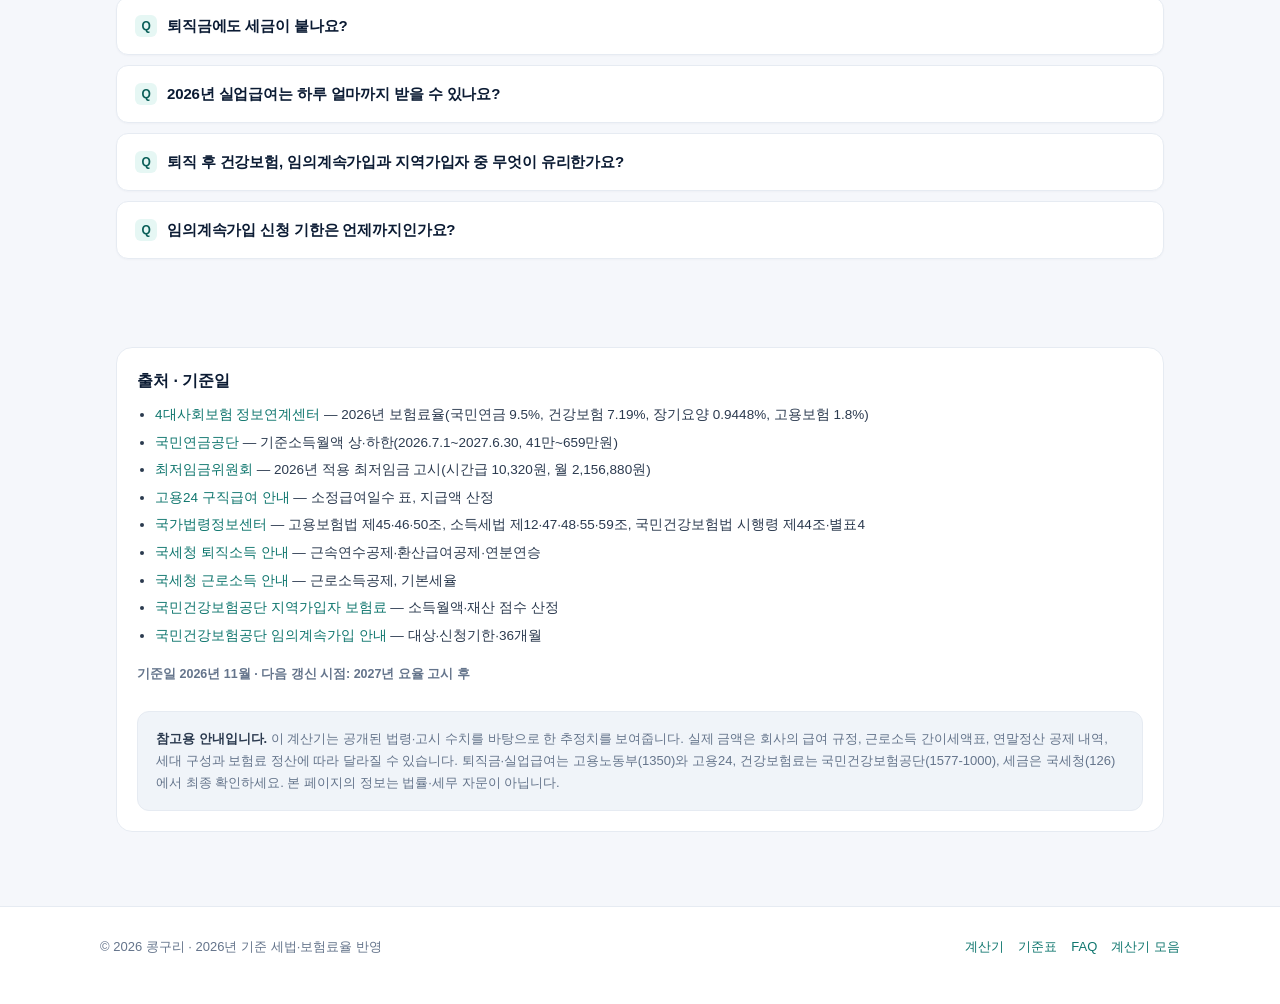
<file: salary/index.html>
<!DOCTYPE html>
<html lang="ko">
<head>
<meta charset="utf-8">
<meta name="viewport" content="width=device-width, initial-scale=1">
<title>2026 퇴사 원스톱 계산기 — 퇴직금·연차수당·실업급여·건강보험 | 퇴사·월급 노트</title>
<meta name="description" content="2026년 요율로 퇴직금, 남은 연차수당, 실업급여, 퇴직 후 건강보험(임의계속가입 vs 지역가입자)을 한 번에 계산합니다. 연봉·월급 실수령액과 퇴직소득세까지 바로 확인하세요.">
<meta name="keywords" content="퇴사 계산기, 2026 퇴직금 계산기, 연차수당 계산, 실업급여 계산기, 건강보험 임의계속가입, 지역가입자 건강보험료, 연봉 실수령액 계산기">
<meta name="robots" content="index, follow, max-image-preview:large">
<meta name="author" content="콩구리">
<meta name="theme-color" content="#0f766e">
<link rel="canonical" href="https://lifecalc-kr.github.io/salary/">
<link rel="icon" href="data:image/svg+xml,%3Csvg xmlns='http://www.w3.org/2000/svg' viewBox='0 0 64 64'%3E%3Crect width='64' height='64' rx='16' fill='%230f766e'/%3E%3Cpath d='M18 42V26m14 16V20m14 22V32' stroke='%23fff' stroke-width='7' stroke-linecap='round'/%3E%3C/svg%3E">
<link rel="stylesheet" href="assets/styles.css?v=20261116share">
<link rel="stylesheet" href="../assets/share.css?v=20261116share">

<!-- Open Graph / Twitter -->
<meta property="og:url" content="https://lifecalc-kr.github.io/salary/">
<meta property="og:type" content="website">
<meta property="og:site_name" content="퇴사·월급 노트">
<meta property="og:title" content="2026 퇴사 원스톱 계산기 — 퇴직금·연차수당·실업급여·건강보험">
<meta property="og:description" content="퇴사하면 얼마를 받고, 매달 얼마가 나갈까? 2026년 요율로 퇴직금·연차수당·실업급여·건강보험 전환 비용을 한 화면에서 계산합니다.">
<meta property="og:image" content="https://lifecalc-kr.github.io/salary/og-image.png">
<meta property="og:image:width" content="1200">
<meta property="og:image:height" content="630">
<meta property="og:locale" content="ko_KR">
<meta name="twitter:card" content="summary_large_image">
<meta name="twitter:title" content="2026 퇴사 원스톱 계산기 — 퇴직금·연차수당·실업급여·건강보험">
<meta name="twitter:description" content="2026년 요율 기준. 퇴직금·연차수당·실업급여·건강보험 전환을 한 번에 계산합니다.">
<meta name="twitter:image" content="https://lifecalc-kr.github.io/salary/og-image.png">

<!-- ══════════════════════════════════════════════════════════════
     구글 애드센스 (pub-2493112023638381) 복구 후 아래 주석을 해제하세요.
     <script async src="https://pagead2.googlesyndication.com/pagead/js/adsbygoogle.js?client=ca-pub-2493112023638381" crossorigin="anonymous"></script>
     광고 슬롯은 본문의 .ad-slot 3곳에 준비되어 있습니다.
     ══════════════════════════════════════════════════════════════ -->

<script type="application/ld+json">
{
  "@context": "https://schema.org",
  "@graph": [
    {
      "@type": "WebApplication",
      "name": "2026 퇴사 원스톱 계산기",
      "url": "https://lifecalc-kr.github.io/salary/",
      "applicationCategory": "FinanceApplication",
      "operatingSystem": "Any",
      "inLanguage": "ko-KR",
      "description": "2026년 4대보험 요율과 최저임금, 실업급여 상·하한액을 반영해 퇴직금·연차수당·실업급여·건강보험 전환 비용과 연봉 실수령액을 계산합니다.",
      "offers": { "@type": "Offer", "price": "0", "priceCurrency": "KRW" },
      "featureList": [
        "2026 연봉·월급 실수령액 계산",
        "퇴직금 및 퇴직소득세 계산",
        "남은 연차수당 계산",
        "실업급여(구직급여) 소정급여일수·수령액 계산",
        "퇴직 후 건강보험 임의계속가입·지역가입자 보험료 비교"
      ]
    },
    {
      "@type": "FAQPage",
      "mainEntity": [
        {
          "@type": "Question",
          "name": "2026년 실수령액이 2025년보다 줄어드나요?",
          "acceptedAnswer": {
            "@type": "Answer",
            "text": "네, 조금 줄어듭니다. 2026년 1월 1일부터 국민연금 보험료율이 9%에서 9.5%로, 건강보험이 7.09%에서 7.19%로, 장기요양보험료가 건강보험료의 12.95%에서 13.14%로 올랐습니다. 연봉 6,000만원·비과세 식대 20만원·부양가족 1명 기준으로 월 4대보험료는 466,430원으로, 2025년 요율보다 월 1만 5,000원 정도 늘어납니다. 같은 조건의 월 실수령액은 4,188,820원입니다."
          }
        },
        {
          "@type": "Question",
          "name": "식대 비과세 20만원은 아무나 받을 수 있나요?",
          "acceptedAnswer": {
            "@type": "Answer",
            "text": "식대 비과세는 회사가 구내식당이나 도시락처럼 식사를 제공하지 않는 근로자가 현금으로 받는 식대에만 적용됩니다(소득세법 제12조 제3호 러목). 월 20만원까지 비과세되고, 25만원을 받으면 초과한 5만원만 과세됩니다. 현물 식사와 현금 식대를 함께 받으면 현금 식대는 전액 과세입니다. 비과세 식대는 소득세와 건강보험료를 함께 줄여 주므로, 연봉 6,000만원 기준 월 20만원을 식대로 분리하면 월 실수령액이 47,560원 늘어납니다."
          }
        },
        {
          "@type": "Question",
          "name": "퇴직금은 어떻게 계산하나요?",
          "acceptedAnswer": {
            "@type": "Answer",
            "text": "퇴직금 = 1일 평균임금 × 30일 × (재직일수 ÷ 365)입니다. 1일 평균임금은 퇴직일 직전 3개월 임금총액을 그 기간의 총일수로 나눈 값이고, 연간 상여금과 연차수당은 각각 3/12을 더합니다. 예를 들어 2023년 1월 1일 입사, 2026년 11월 15일 퇴사, 월 급여 500만원(상여·연차수당 없음)이면 재직일수 1,415일, 1일 평균임금 163,043원, 퇴직금은 18,962,124원입니다. 계속 근로기간이 1년 미만이면 법정 퇴직금이 발생하지 않습니다."
          }
        },
        {
          "@type": "Question",
          "name": "남은 연차수당은 얼마이고, 어떻게 계산하나요?",
          "acceptedAnswer": {
            "@type": "Answer",
            "text": "연차수당 = 1일 통상임금 × 미사용 연차일수입니다. 월급제(주 40시간)는 월 통상임금을 209시간으로 나눈 시급에 1일 소정근로시간 8시간을 곱해 1일 통상임금을 구합니다. 월 통상임금 500만원이면 시급 23,923원, 1일 191,384원이고, 남은 연차가 5일이면 956,920원입니다. 퇴직으로 지급되는 연차수당은 근로소득으로 과세되고, 2024년 대법원 전원합의체 판결 이후 정기상여금을 통상임금에 포함하는 회사가 늘었습니다."
          }
        },
        {
          "@type": "Question",
          "name": "퇴직금에도 세금이 붙나요?",
          "acceptedAnswer": {
            "@type": "Answer",
            "text": "퇴직금에는 퇴직소득세가 붙지만 근속연수공제·환산급여공제·연분연승을 적용해 근로소득세보다 부담이 훨씬 낮습니다. 퇴직금 18,962,124원·근속 4년 예시에서 퇴직소득세 317,720원과 지방소득세 31,770원, 합계 349,490원으로 퇴직금의 1.84%입니다. 퇴직금 5,000만원·근속 10년이면 퇴직소득세는 680,000원 수준입니다."
          }
        },
        {
          "@type": "Question",
          "name": "2026년 실업급여는 하루 얼마까지 받을 수 있나요?",
          "acceptedAnswer": {
            "@type": "Answer",
            "text": "2026년 구직급여 1일 상한액은 지난해 66,000원에서 68,100원으로 올랐고, 하한액은 최저임금 10,320원 × 8시간 × 80%인 66,048원입니다. 두 금액의 차이가 2,052원뿐이라 평균임금의 60%가 이 범위를 벗어나면 상·하한이 그대로 적용됩니다. 고용보험 3년 가입·만 35세라면 180일 동안 12,258,000원(68,100원 × 180일)이 최대 금액입니다."
          }
        },
        {
          "@type": "Question",
          "name": "퇴직 후 건강보험, 임의계속가입과 지역가입자 중 무엇이 유리한가요?",
          "acceptedAnswer": {
            "@type": "Answer",
            "text": "재산이 많으면 임의계속가입이, 소득과 재산이 적으면 지역가입자가 유리합니다. 임의계속가입 보험료는 퇴직 전 12개월 평균 보수월액 × 7.19%에서 50%를 경감한 금액(보험료 경감고시 제9조)이라 재직 때 본인 부담과 비슷한 수준입니다. 평균 보수월액 400만원이면 월 162,690원입니다. 지역가입자는 소득월액 × 7.19% + 재산점수 × 211.5원이고, 소득·재산이 없으면 최저보험료에 장기요양을 더해 월 22,800원, 재산 과세표준 3억원이면 월 163,020원이 됩니다."
          }
        },
        {
          "@type": "Question",
          "name": "임의계속가입 신청 기한은 언제까지인가요?",
          "acceptedAnswer": {
            "@type": "Answer",
            "text": "지역가입자가 된 뒤 처음 고지받은 지역보험료의 납부기한부터 2개월이 지나기 전까지 신청해야 합니다(국민건강보험법 제110조). 예를 들어 1월분 지역보험료 납부기한이 2월 10일이면 4월 10일 전까지 신청하는 구조입니다. 적용 기간은 퇴직 다음 날부터 최대 36개월이고, 첫 보험료를 기한까지 내지 않으면 자격이 취소됩니다. 대상은 퇴직 전 18개월 중 직장가입자 자격이 통산 365일 이상인 사람입니다."
          }
        }
      ]
    }
  ]
}
</script>
</head>
<body>

<header class="site-header">
  <div class="wrap">
    <a class="brand" href="./">
      <span class="brand-mark" aria-hidden="true">₩</span>
      퇴사·월급 노트
    </a>
    <nav class="site-nav" aria-label="주요 메뉴">
      <a href="#calc">계산기</a>
      <a href="#basis">2026 기준</a>
      <a href="#how">계산 원리</a>
      <a href="#faq">FAQ</a>
      <a href="../">계산기 모음</a>
    </nav>
  </div>
</header>

<main>
  <section class="hero">
    <div class="wrap">
      <h1>2026 퇴사 원스톱 계산기</h1>
      <p class="lead">
        퇴사하면 <b>얼마를 받고</b>, 매달 <b>얼마가 나갈까</b>.
        퇴직금·남은 연차수당·퇴직소득세·실업급여·건강보험 전환 비용을 2026년 요율로 한 화면에서 계산합니다.
        연봉·월급 실수령액도 같은 기준으로 확인하세요.
      </p>
      <ul class="facts">
        <li><span class="dot" aria-hidden="true"></span>국민연금 <b>9.5%</b></li>
        <li><span class="dot" aria-hidden="true"></span>건강보험 <b>7.19%</b></li>
        <li><span class="dot" aria-hidden="true"></span>최저임금 <b>10,320원</b></li>
        <li><span class="dot" aria-hidden="true"></span>실업급여 <b>66,048~68,100원</b>/일</li>
      </ul>
    </div>
  </section>

  <div class="wrap">
    <section class="calc" id="calc" aria-label="계산기">
      <div class="tabs" role="tablist" aria-label="계산기 종류">
        <button class="tab is-active" role="tab" data-tab="salary" aria-selected="true" aria-controls="panel-salary" id="tab-salary">
          <span class="num">1</span> 실수령액
        </button>
        <button class="tab" role="tab" data-tab="leave" aria-selected="false" aria-controls="panel-leave" id="tab-leave" tabindex="-1">
          <span class="num">2</span> 퇴사 정산
        </button>
        <button class="tab" role="tab" data-tab="ui" aria-selected="false" aria-controls="panel-ui" id="tab-ui" tabindex="-1">
          <span class="num">3</span> 실업급여
        </button>
        <button class="tab" role="tab" data-tab="health" aria-selected="false" aria-controls="panel-health" id="tab-health" tabindex="-1">
          <span class="num">4</span> 건강보험
        </button>
      </div>

      <!-- ══════════ ① 실수령액 ══════════ -->
      <div class="panel is-active" id="panel-salary" role="tabpanel" aria-labelledby="tab-salary" data-panel="salary">
        <div class="panel-grid">
          <div class="inputs">
            <div class="field">
              <span class="field-label" id="salary-mode-label">급여 기준</span>
              <div class="seg" role="group" aria-labelledby="salary-mode-label">
                <button type="button" class="seg-btn is-active" data-mode="yearly" aria-pressed="true">연봉</button>
                <button type="button" class="seg-btn" data-mode="monthly" aria-pressed="false">월급</button>
              </div>
            </div>

            <div class="field">
              <label for="salary-amount" id="salary-amount-label">연봉 (세전)</label>
              <div class="input-unit">
                <input type="text" id="salary-amount" inputmode="numeric" autocomplete="off" placeholder="60,000,000" value="60,000,000">
                <span class="unit">원</span>
              </div>
              <span class="hint" id="salary-amount-hint">월 5,000,000원 기준으로 계산합니다</span>
              <div class="chips" role="group" aria-label="빠른 선택">
                <button type="button" class="chip" data-amount="30000000">3,000만</button>
                <button type="button" class="chip" data-amount="40000000">4,000만</button>
                <button type="button" class="chip" data-amount="50000000">5,000만</button>
                <button type="button" class="chip is-on" data-amount="60000000">6,000만</button>
                <button type="button" class="chip" data-amount="80000000">8,000만</button>
                <button type="button" class="chip" data-amount="100000000">1억</button>
              </div>
            </div>

            <div class="row">
              <div class="field">
                <label for="salary-meal">비과세 식대 (월)</label>
                <div class="input-unit">
                  <input type="text" id="salary-meal" inputmode="numeric" value="200,000" autocomplete="off">
                  <span class="unit">원</span>
                </div>
                <span class="hint">월 20만원까지 비과세</span>
              </div>
              <div class="field">
                <label for="salary-dependents">부양가족 수</label>
                <select id="salary-dependents">
                  <option value="1" selected>1명 (본인)</option>
                  <option value="2">2명</option>
                  <option value="3">3명</option>
                  <option value="4">4명</option>
                  <option value="5">5명</option>
                  <option value="6">6명 이상</option>
                </select>
                <span class="hint">본인 포함, 1명당 150만원 공제</span>
              </div>
            </div>

            <div class="field">
              <label for="salary-children">자녀 수 (20세 이하)</label>
              <select id="salary-children">
                <option value="0" selected>0명</option>
                <option value="1">1명</option>
                <option value="2">2명</option>
                <option value="3">3명 이상</option>
              </select>
              <span class="hint">자녀세액공제(1명 25만원~)에 반영됩니다</span>
            </div>

            <div class="actions">
              <button type="button" class="btn" id="fill-meal">식대 20만원 채우기</button>
            </div>

            <div class="tip-box">
              <h4>2026년에 달라진 점</h4>
              <ul>
                <li>국민연금 보험료율 <b>9% → 9.5%</b> (근로자 4.75%)</li>
                <li>건강보험료율 <b>7.09% → 7.19%</b></li>
                <li>장기요양보험료 <b>건보료의 12.95% → 13.14%</b></li>
              </ul>
            </div>
          </div>

          <div class="results" aria-live="polite">
            <div class="result-card">
              <p class="result-label">월 실수령액</p>
              <p class="result-main" id="res-net-monthly">0원</p>
              <p class="result-sub"><span id="res-net-annual">연 0원</span> · 세전 <span id="res-gross-monthly">0원</span></p>
              <div class="result-grid">
                <div>
                  <p class="k">4대보험</p>
                  <p class="v" id="res-insurance">0원</p>
                </div>
                <div>
                  <p class="k">소득세+지방세</p>
                  <p class="v" id="res-tax">0원</p>
                </div>
                <div>
                  <p class="k">총 공제</p>
                  <p class="v"><span id="res-deduction-total">0원</span> <span id="res-deduction-rate" style="color:#8ecfc4;font-weight:600">0%</span></p>
                </div>
              </div>
              <div class="share-row">
                <button type="button" class="btn-share on-dark" data-share="salary"><span class="share-ico" aria-hidden="true">📤</span> 결과 공유하기</button>
              </div>
            </div>

            <div class="breakdown">
              <h3>월 공제 내역</h3>
              <table class="data">
                <tbody>
                  <tr><th scope="row">국민연금 (4.75%)</th><td id="d-pension">0원</td></tr>
                  <tr><th scope="row">건강보험 (3.595%)</th><td id="d-health">0원</td></tr>
                  <tr><th scope="row">장기요양 (건보료의 13.14%)</th><td id="d-care">0원</td></tr>
                  <tr><th scope="row">고용보험 (0.9%)</th><td id="d-employ">0원</td></tr>
                  <tr><th scope="row">소득세</th><td id="d-income-tax">0원</td></tr>
                  <tr><th scope="row">지방소득세 (소득세의 10%)</th><td id="d-local-tax">0원</td></tr>
                  <tr class="total"><th scope="row">공제 합계</th><td id="d-total">0원</td></tr>
                </tbody>
              </table>
            </div>

            <details class="calc-steps">
              <summary>세금은 이렇게 계산됩니다 (연말정산 기준 추정)</summary>
              <div class="inner">
                <table class="data">
                  <tbody>
                    <tr><th scope="row">과세 대상 연 총급여</th><td id="t-taxable-annual">0원</td></tr>
                    <tr><th scope="row">근로소득공제</th><td id="t-labor-deduction">0원</td></tr>
                    <tr><th scope="row">인적공제</th><td id="t-personal">0원</td></tr>
                    <tr><th scope="row">연금보험료공제</th><td id="t-pension-deduction">0원</td></tr>
                    <tr><th scope="row">특별소득공제(건강·장기요양·고용)</th><td id="t-insurance-deduction">0원</td></tr>
                    <tr class="total"><th scope="row">과세표준 <span id="t-band" style="font-weight:600;color:#64748b"></span></th><td id="t-base">0원</td></tr>
                    <tr><th scope="row">산출세액</th><td id="t-calc-tax">0원</td></tr>
                    <tr><th scope="row">근로소득세액공제</th><td id="t-wage-credit">0원</td></tr>
                    <tr><th scope="row">자녀세액공제</th><td id="t-child-credit">0원</td></tr>
                    <tr><th scope="row">연 소득세</th><td id="t-income-tax">0원</td></tr>
                    <tr><th scope="row">연 지방소득세</th><td id="t-local-tax">0원</td></tr>
                    <tr class="total"><th scope="row">월 원천징수 (소득세+지방세)</th><td id="t-monthly-tax">0원</td></tr>
                  </tbody>
                </table>
              </div>
            </details>
            <p class="note-small">월 공제액은 연간 세액을 12로 나눈 추정치입니다. 회사가 적용하는 근로소득 간이세액표와 연말정산 결과에 따라 몇만원 차이가 날 수 있습니다.</p>
          </div>
        </div>
      </div>

      <!-- ══════════ ② 퇴사 정산 ══════════ -->
      <div class="panel" id="panel-leave" role="tabpanel" aria-labelledby="tab-leave" data-panel="leave" hidden>
        <div class="panel-grid">
          <div class="inputs">
            <div class="row">
              <div class="field">
                <label for="leave-start">입사일</label>
                <input type="date" id="leave-start" value="2023-01-01">
              </div>
              <div class="field">
                <label for="leave-end">퇴사일</label>
                <input type="date" id="leave-end">
                <span class="hint" id="leave-end-hint"></span>
              </div>
            </div>

            <div class="field">
              <label for="leave-salary">퇴직 전 월 급여 (세전)</label>
              <div class="input-unit">
                <input type="text" id="leave-salary" inputmode="numeric" value="5,000,000" autocomplete="off">
                <span class="unit">원</span>
              </div>
              <span class="hint">기본급+고정수당 합계. 평균임금 산정에 쓰입니다</span>
            </div>

            <div class="row">
              <div class="field">
                <label for="leave-bonus">연간 상여금</label>
                <div class="input-unit">
                  <input type="text" id="leave-bonus" inputmode="numeric" value="0" autocomplete="off">
                  <span class="unit">원</span>
                </div>
                <span class="hint">연간 총액의 3/12 반영</span>
              </div>
              <div class="field">
                <label for="leave-annual-leave">연간 연차수당</label>
                <div class="input-unit">
                  <input type="text" id="leave-annual-leave" inputmode="numeric" value="0" autocomplete="off">
                  <span class="unit">원</span>
                </div>
                <span class="hint">지난 1년간 지급분의 3/12 반영</span>
              </div>
            </div>

            <hr style="border:0;border-top:1px solid var(--line);margin:22px 0">

            <p class="field-label" style="margin-bottom:10px">남은 연차수당</p>
            <div class="row">
              <div class="field">
                <label for="leave-unused-days">미사용 연차일수</label>
                <div class="input-unit">
                  <input type="text" id="leave-unused-days" inputmode="numeric" value="5" autocomplete="off">
                  <span class="unit">일</span>
                </div>
              </div>
              <div class="field">
                <label for="leave-weekly-hours">주 소정근로시간</label>
                <select id="leave-weekly-hours">
                  <option value="40" selected>40시간 (주 5일)</option>
                  <option value="35">35시간</option>
                  <option value="30">30시간</option>
                  <option value="25">25시간</option>
                  <option value="20">20시간</option>
                </select>
                <span class="hint">1일 소정근로시간은 주 5일 기준으로 계산합니다(주 35시간 → 7시간)</span>
              </div>
            </div>

            <div class="field">
              <label for="leave-ordinary-wage">월 통상임금 (기본급+고정수당)</label>
              <div class="input-unit">
                <input type="text" id="leave-ordinary-wage" inputmode="numeric" value="5,000,000" autocomplete="off">
                <span class="unit">원</span>
              </div>
              <span class="hint">비워두면 위 '퇴직 전 월 급여'로 계산합니다. 정기상여금을 통상임금에 포함하는 경우 함께 넣으세요</span>
            </div>

            <div class="notice" id="leave-warning" hidden></div>

            <div class="actions">
              <button type="button" class="btn btn--primary" id="copy-to-ui">이 값으로 실업급여·건강보험 계산하기</button>
            </div>


            <div class="tip-box">
              <h4>퇴직금을 받지 못했다면</h4>
              <ul>
                <li>퇴직일부터 <b>14일 이내</b>에 지급하는 것이 원칙입니다(근로자퇴직급여보장법 제9조).</li>
                <li>미지급 시 고용노동부 <b>1350</b> 상담 후 관할 지방노동청에 진정을 넣을 수 있습니다.</li>
                <li>퇴직금 청구권 소멸시효는 <b>3년</b>입니다.</li>
              </ul>
            </div>

            <div class="tip-box">
              <h4>연차수당 계산 전 확인할 것</h4>
              <ul>
                <li>미사용 연차일수는 <b>인사팀·급여명세서</b> 기준으로 확인하세요.</li>
                <li>통상임금에 <b>정기상여금·고정수당</b>이 포함되는지 회사 규정을 보세요.</li>
                <li>연차 산정이 <b>회계연도 기준</b>인지 <b>입사일 기준</b>인지에 따라 남은 일수가 달라집니다.</li>
              </ul>
            </div>
          </div>

          <div class="results" aria-live="polite">
            <div class="result-card">
              <p class="result-label">퇴직금 (세후)</p>
              <p class="result-main" id="res-leave-net">0원</p>
              <p class="result-sub">세전 <span id="res-leave-total">0원</span> · 퇴직소득세 <span id="res-leave-tax">0원</span> (<span id="res-leave-rate">0%</span>)</p>
              <div class="result-grid">
                <div>
                  <p class="k">재직일수</p>
                  <p class="v" id="res-leave-days">0일</p>
                </div>
                <div>
                  <p class="k">1일 평균임금</p>
                  <p class="v" id="res-leave-daily">0원</p>
                </div>
                <div>
                  <p class="k">근속연수</p>
                  <p class="v" id="res-leave-years">0년</p>
                </div>
              </div>
              <div class="share-row">
                <button type="button" class="btn-share on-dark" data-share="leave"><span class="share-ico" aria-hidden="true">📤</span> 결과 공유하기</button>
              </div>
            </div>

            <div class="breakdown">
              <h3>연차수당 · 퇴사 정산 합계</h3>
              <table class="data">
                <tbody>
                  <tr><th scope="row">남은 연차수당 (세전)</th><td><strong id="res-annual-leave-pay">0원</strong></td></tr>
                  <tr><th scope="row">1일 통상임금</th><td id="res-annual-leave-daily">0원</td></tr>
                  <tr><th scope="row">월 소정근로시간</th><td id="res-annual-leave-hours">209시간</td></tr>
                  <tr class="total"><th scope="row">퇴직금 세후 + 연차수당</th><td id="res-package-total">0원</td></tr>
                  <tr><th scope="row">세전 합계</th><td id="res-package-gross">0원</td></tr>
                </tbody>
              </table>
            </div>

            <details class="calc-steps" open>
              <summary>퇴직금·퇴직소득세 계산 과정</summary>
              <div class="inner">
                <table class="data">
                  <tbody>
                    <tr><th scope="row">퇴직 전 3개월 임금총액</th><td id="res-leave-wage-total">0원</td></tr>
                    <tr><th scope="row">근속연수공제</th><td id="t-years-deduction">0원</td></tr>
                    <tr><th scope="row">환산급여</th><td id="t-converted">0원</td></tr>
                    <tr><th scope="row">환산급여공제</th><td id="t-converted-deduction">0원</td></tr>
                    <tr><th scope="row">퇴직소득 과세표준</th><td id="t-leave-base">0원</td></tr>
                    <tr><th scope="row">환산산출세액</th><td id="t-converted-tax">0원</td></tr>
                    <tr><th scope="row">퇴직소득세 (연분연승)</th><td id="t-retirement-tax">0원</td></tr>
                    <tr><th scope="row">지방소득세 (10%)</th><td id="t-retirement-local">0원</td></tr>
                  </tbody>
                </table>
                <p class="note-small" id="leave-period-note" style="padding:10px 16px 4px"></p>
              </div>
            </details>
          </div>
        </div>

            <div class="summary-card summary-card--wide">
              <p class="summary-title">퇴사 원스톱 요약 <span>다른 탭 입력값이 함께 반영됩니다</span></p>
              <dl class="summary-list">
                <div><dt>퇴직금 (세후)</dt><dd id="sum-severance">—</dd></div>
                <div><dt>남은 연차수당</dt><dd id="sum-leave-pay">0원</dd></div>
                <div><dt>퇴사 정산 합계</dt><dd id="sum-package">0원</dd></div>
                <div><dt>예상 실업급여 총액</dt><dd id="sum-ui">0원</dd></div>
                <div><dt>실업급여 일수</dt><dd id="sum-ui-days">0일</dd></div>
                <div><dt>퇴직 후 건강보험 (지역)</dt><dd id="sum-health-local">0원</dd></div>
                <div><dt>건강보험 (임의계속)</dt><dd id="sum-health-voluntary">0원</dd></div>
                <div><dt>재직 중 본인 부담</dt><dd id="sum-health-inside">0원</dd></div>
                <div class="summary-total"><dt>퇴직금+연차수당+실업급여</dt><dd id="sum-cash">0원</dd></div>
              </dl>
              <div class="share-row">
                <button type="button" class="btn-share" data-share="summary"><span class="share-ico" aria-hidden="true">📤</span> 결과 공유하기</button>
              </div>
            </div>
      </div>

      <!-- ══════════ ③ 실업급여 ══════════ -->
      <div class="panel" id="panel-ui" role="tabpanel" aria-labelledby="tab-ui" data-panel="ui" hidden>
        <div class="panel-grid">
          <div class="inputs">
            <div class="row">
              <div class="field">
                <label for="ui-age">이직 당시 만 나이</label>
                <div class="input-unit">
                  <input type="number" id="ui-age" min="15" max="99" value="35">
                  <span class="unit">세</span>
                </div>
              </div>
              <div class="field">
                <label for="ui-hours">1일 소정근로시간</label>
                <div class="input-unit">
                  <input type="number" id="ui-hours" min="1" max="12" value="8">
                  <span class="unit">시간</span>
                </div>
                <span class="hint">하한액 계산 기준</span>
              </div>
            </div>

            <div class="row">
              <div class="field">
                <label for="ui-years">고용보험 가입기간</label>
                <select id="ui-years">
                  <option value="0">1년 미만</option>
                  <option value="1">1년</option>
                  <option value="2">2년</option>
                  <option value="3" selected>3년</option>
                  <option value="4">4년</option>
                  <option value="5">5년</option>
                  <option value="6">6년</option>
                  <option value="7">7년</option>
                  <option value="8">8년</option>
                  <option value="9">9년</option>
                  <option value="10">10년 이상</option>
                </select>
              </div>
              <div class="field">
                <label for="ui-months">추가 개월</label>
                <select id="ui-months">
                  <option value="0" selected>0개월</option>
                  <option value="1">1개월</option>
                  <option value="2">2개월</option>
                  <option value="3">3개월</option>
                  <option value="4">4개월</option>
                  <option value="5">5개월</option>
                  <option value="6">6개월</option>
                  <option value="7">7개월</option>
                  <option value="8">8개월</option>
                  <option value="9">9개월</option>
                  <option value="10">10개월</option>
                  <option value="11">11개월</option>
                </select>
              </div>
            </div>

            <div class="field">
              <label class="check" for="ui-disabled">
                <input type="checkbox" id="ui-disabled"> 장애인 (50세 이상과 같은 급여일수 적용)
              </label>
            </div>

            <div class="field">
              <span class="field-label">이직 전 평균임금 입력 방법</span>
              <div class="seg" role="group" aria-label="평균임금 입력 방법">
                <button type="button" class="seg-btn is-active" data-uimode="monthly" aria-pressed="true">월 급여로</button>
                <button type="button" class="seg-btn" data-uimode="daily" aria-pressed="false">1일 평균임금 직접</button>
              </div>
            </div>

            <div id="ui-monthly-box">
              <div class="row">
                <div class="field">
                  <label for="ui-salary">퇴직 전 월 급여 (세전)</label>
                  <div class="input-unit">
                    <input type="text" id="ui-salary" inputmode="numeric" value="5,000,000" autocomplete="off">
                    <span class="unit">원</span>
                  </div>
                </div>
                <div class="field">
                  <label for="ui-end">이직일</label>
                  <input type="date" id="ui-end">
                  <span class="hint" id="ui-end-hint"></span>
                </div>
              </div>
              <div class="field">
                <label for="ui-bonus">연간 상여금</label>
                <div class="input-unit">
                  <input type="text" id="ui-bonus" inputmode="numeric" value="0" autocomplete="off">
                  <span class="unit">원</span>
                </div>
                <span class="hint">평균임금에 3/12 반영</span>
              </div>
            </div>

            <div id="ui-daily-box" hidden>
              <div class="field">
                <label for="ui-daily">이직 전 1일 평균임금</label>
                <div class="input-unit">
                  <input type="text" id="ui-daily" inputmode="numeric" value="0" autocomplete="off">
                  <span class="unit">원</span>
                </div>
                <span class="hint">퇴직금 계산 결과의 '1일 평균임금'을 그대로 넣어도 됩니다</span>
              </div>
            </div>

            <div class="notice" id="ui-note" hidden></div>

            <div class="tip-box">
              <h4>실업급여 수급 요건 3가지</h4>
              <ul>
                <li>이직 전 18개월 중 피보험단위기간 <b>180일 이상</b></li>
                <li>권고사직·계약만료 등 <b>비자발적 이직</b></li>
                <li>재취업 의사와 능력이 있고 <b>적극적으로 구직활동</b></li>
              </ul>
            </div>
          </div>

          <div class="results" aria-live="polite">
            <div class="result-card">
              <p class="result-label">예상 실업급여 총액 <span class="badge" id="ui-badge">평균임금의 60%</span></p>
              <p class="result-main" id="res-ui-total">0원</p>
              <p class="result-sub"><span id="res-ui-days">0일</span> × 1일 <span id="res-ui-daily">0원</span> · 월 환산(30일) <span id="res-ui-monthly">0원</span></p>
              <div class="result-grid">
                <div>
                  <p class="k">평균임금 60%</p>
                  <p class="v" id="res-ui-raw">0원</p>
                </div>
                <div>
                  <p class="k">2026년 하한</p>
                  <p class="v" id="res-ui-min">0원</p>
                </div>
                <div>
                  <p class="k">2026년 상한</p>
                  <p class="v" id="res-ui-max">0원</p>
                </div>
              </div>
              <div class="share-row">
                <button type="button" class="btn-share on-dark" data-share="ui"><span class="share-ico" aria-hidden="true">📤</span> 결과 공유하기</button>
              </div>
            </div>

            <div class="breakdown">
              <h3>소정급여일수 (이직일 2019.10.1 이후 기준)</h3>
              <div class="table-scroll">
                <table class="rates" id="ui-days-table">
                  <thead>
                    <tr><th scope="col">고용보험 가입기간</th><th scope="col">50세 미만</th><th scope="col">50세 이상·장애인</th></tr>
                  </thead>
                  <tbody>
                    <tr data-row="120"><th scope="row">1년 미만</th><td>120일</td><td>120일</td></tr>
                    <tr data-row="150"><th scope="row">1년 이상~3년 미만</th><td>150일</td><td>180일</td></tr>
                    <tr data-row="180"><th scope="row">3년 이상~5년 미만</th><td>180일</td><td>210일</td></tr>
                    <tr data-row="210"><th scope="row">5년 이상~10년 미만</th><td>210일</td><td>240일</td></tr>
                    <tr data-row="240"><th scope="row">10년 이상</th><td>240일</td><td>270일</td></tr>
                  </tbody>
                </table>
              </div>
            </div>

            <details class="calc-steps">
              <summary>실업급여 계산 과정</summary>
              <div class="inner">
                <table class="data">
                  <tbody>
                    <tr><th scope="row">급여기초 임금일액 (상한 113,500원)</th><td id="res-ui-base">0원</td></tr>
                    <tr><th scope="row">× 60%</th><td id="res-ui-raw2">—</td></tr>
                    <tr><th scope="row">하한액 (최저임금 × 8h × 80%)</th><td id="res-ui-min2">—</td></tr>
                    <tr><th scope="row">상한액</th><td id="res-ui-max2">—</td></tr>
                    <tr class="total"><th scope="row">1일 구직급여액</th><td id="res-ui-daily2">—</td></tr>
                  </tbody>
                </table>
              </div>
            </details>
            <p class="note-small">구직급여는 비과세입니다. 수급자격(피보험단위기간 180일 이상, 비자발적 이직)과 실업인정 절차는 고용24에서 확인하세요. 수급기간은 이직 다음 날부터 12개월입니다. 정부와 노사는 2026년 9월 구직급여 지급 방식을 무급휴일을 뺀 주 6일로 바꾸는 개편안에 합의했고, 법 개정 전까지는 현행 주 7일 지급 기준이 적용됩니다(총 지급액은 동일).</p>
          </div>
        </div>
      </div>

      <!-- ══════════ ④ 건강보험 ══════════ -->
      <div class="panel" id="panel-health" role="tabpanel" aria-labelledby="tab-health" data-panel="health" hidden>
        <div class="panel-grid">
          <div class="inputs">
            <div class="field">
              <label for="h-avg-wage">퇴직 전 12개월 평균 보수월액</label>
              <div class="input-unit">
                <input type="text" id="h-avg-wage" inputmode="numeric" value="5,000,000" autocomplete="off">
                <span class="unit">원</span>
              </div>
              <span class="hint">임의계속가입 보험료의 기준이 됩니다</span>
            </div>

            <div class="field">
              <label for="h-income">퇴직 후 예상 연 소득금액</label>
              <div class="input-unit">
                <input type="text" id="h-income" inputmode="numeric" value="0" autocomplete="off">
                <span class="unit">원</span>
              </div>
              <span class="hint">사업소득은 필요경비를 뺀 소득금액. 없으면 0원</span>
            </div>

            <div class="field">
              <label for="h-income-type">소득 종류</label>
              <select id="h-income-type">
                <option value="business" selected>사업·이자·배당·기타 (100% 반영)</option>
                <option value="earned">근로·연금소득 (50% 반영)</option>
              </select>
            </div>

            <div class="field">
              <label for="h-property">재산세 과세표준 합계</label>
              <div class="input-unit">
                <input type="text" id="h-property" inputmode="numeric" value="0" autocomplete="off">
                <span class="unit">원</span>
              </div>
              <span class="hint">주택·건물·토지의 재산세 과세표준(시세 아님). 1억원까지 공제</span>
            </div>

            <div class="row">
              <div class="field">
                <label for="h-deposit">전세·보증금</label>
                <div class="input-unit">
                  <input type="text" id="h-deposit" inputmode="numeric" value="0" autocomplete="off">
                  <span class="unit">원</span>
                </div>
              </div>
              <div class="field">
                <label for="h-rent">월세</label>
                <div class="input-unit">
                  <input type="text" id="h-rent" inputmode="numeric" value="0" autocomplete="off">
                  <span class="unit">원</span>
                </div>
                <span class="hint">무주택 세대만 반영</span>
              </div>
            </div>
            <div class="notice" id="h-recommend">
              퇴직 전 월 보수를 입력하면 두 제도를 비교해 드립니다.
            </div>

            <div class="tip-box">
              <h4>퇴직 후 선택지 3가지</h4>
              <ul>
                <li><b>가족의 피부양자</b>: 소득·재산 요건을 채우면 보험료 0원</li>
                <li><b>임의계속가입</b>: 퇴직 전 보수월액 기준, 최대 36개월</li>
                <li><b>지역가입자</b>: 소득 + 재산으로 부과, 기간 제한 없음</li>
              </ul>
            </div>
          </div>

          <div class="results" aria-live="polite">
            <div class="result-card">
              <p class="result-label">퇴직 후 월 건강보험료</p>
              <p class="result-main" id="res-h-local">0원</p>
              <p class="result-sub">지역가입자 기준 (건강보험 + 장기요양) · 재직 중 본인 부담 <span id="res-h-cont">0원</span></p>
              <div class="result-grid">
                <div>
                  <p class="k">임의계속가입</p>
                  <p class="v" id="res-h-voluntary">0원</p>
                </div>
                <div>
                  <p class="k">지역 − 임의계속</p>
                  <p class="v" id="res-h-diff">0원</p>
                </div>
                <div>
                  <p class="k">36개월 차이</p>
                  <p class="v" id="res-h-diff36">0원</p>
                </div>
              </div>
              <div class="share-row">
                <button type="button" class="btn-share on-dark" data-share="health"><span class="share-ico" aria-hidden="true">📤</span> 결과 공유하기</button>
              </div>
            </div>

            <div class="breakdown">
              <h3>지역가입자 보험료 산정</h3>
              <table class="data">
                <tbody>
                  <tr><th scope="row">소득보험료</th><td id="res-h-local-income">0원</td></tr>
                  <tr><th scope="row">산정 기준</th><td id="res-h-local-base" style="font-size:12.5px;color:#64748b">—</td></tr>
                  <tr><th scope="row">재산 점수</th><td id="res-h-local-points">0점</td></tr>
                  <tr><th scope="row">재산보험료</th><td id="res-h-local-property">0원</td></tr>
                  <tr><th scope="row">장기요양보험료</th><td id="res-h-local-ltc">0원</td></tr>
                  <tr class="total"><th scope="row">지역가입자 월 합계</th><td id="res-h-local-total">0원</td></tr>
                </tbody>
              </table>
              <p class="note-small" id="h-unit-note" style="padding:10px 16px 12px"></p>
            </div>

            <div class="breakdown">
              <h3>임의계속가입 보험료</h3>
              <table class="data">
                <tbody>
                  <tr><th scope="row">월 보험료 (경감 반영)</th><td id="res-h-voluntary2">0원</td></tr>
                  <tr><th scope="row">경감 내역</th><td id="res-h-voluntary-full" style="font-size:12.5px;color:#64748b">—</td></tr>
                  <tr><th scope="row">지역 전환 시 재직 중보다 +</th><td id="res-h-increase">0원</td></tr>
                </tbody>
              </table>
            </div>
            <p class="note-small">임의계속가입은 퇴직 전 18개월 중 직장가입자 자격 365일 이상인 사람이 신청할 수 있고,
              최초 지역보험료 납부기한부터 2개월 안에 신청해야 합니다. 피부양자 등재가 가능하면 보험료가 0원이므로 먼저 확인하세요.</p>
          </div>
        </div>
      </div>
    </section>

    <!-- 광고 슬롯 1: 계산기 하단 -->
    <div class="ad-slot" data-ad-client="ca-pub-2493112023638381" data-ad-slot="0000000001" aria-hidden="true">
      <!-- 애드센스 승인 후 아래 ins 주석 해제 + .ad-slot{display:block}
           <ins class="adsbygoogle" style="display:block" data-ad-client="ca-pub-2493112023638381" data-ad-slot="0000000001" data-ad-format="auto" data-full-width-responsive="true"></ins>
           <script>(adsbygoogle=window.adsbygoogle||[]).push({});</script> -->
    </div>

    <section class="block" id="basis">
      <div class="wrap">
        <h2>2026년 기준 한눈에 보기</h2>
        <p class="sub">계산기에 적용된 공식 수치입니다. 요율·한도는 매년 바뀌므로 아래 출처에서 다시 확인하세요.</p>

        <div class="cards-3" style="margin-bottom:14px">
          <div class="info-card">
            <h3>최저임금</h3>
            <p class="big">시급 10,320원</p>
            <p>월 환산 2,156,880원(209시간). 실업급여 하한액의 기준이 됩니다.</p>
          </div>
          <div class="info-card">
            <h3>실업급여 1일</h3>
            <p class="big">66,048 ~ 68,100원</p>
            <p>평균임금 60%에 상·하한을 적용. 2026년 상한이 66,000원에서 인상됐습니다.</p>
          </div>
          <div class="info-card">
            <h3>퇴직 후 건강보험</h3>
            <p class="big">임의계속 50% 경감</p>
            <p>보수월액 × 7.19%에서 절반을 경감해 재직 때 본인 부담과 비슷해집니다.</p>
          </div>
        </div>

        <div class="grid-2">
          <div class="table-card">
            <h3>2026년 4대보험 요율 (근로자 부담)</h3>
            <div class="table-scroll">
              <table class="rates">
                <thead>
                  <tr><th scope="col">보험</th><th scope="col">전체</th><th scope="col">근로자</th><th scope="col">사업주</th></tr>
                </thead>
                <tbody>
                  <tr><th scope="row">국민연금</th><td>9.5%</td><td>4.75%</td><td>4.75%</td></tr>
                  <tr><th scope="row">건강보험</th><td>7.19%</td><td>3.595%</td><td>3.595%</td></tr>
                  <tr><th scope="row">장기요양</th><td>건보료의 13.14%</td><td>절반</td><td>절반</td></tr>
                  <tr><th scope="row">고용보험(실업급여)</th><td>1.8%</td><td>0.9%</td><td>0.9%</td></tr>
                  <tr><th scope="row">산재보험</th><td>업종별</td><td>없음</td><td>전액</td></tr>
                </tbody>
              </table>
            </div>
          </div>

          <div class="table-card">
            <h3>2026년 소득세 기본세율</h3>
            <div class="table-scroll">
              <table class="rates">
                <thead>
                  <tr><th scope="col">과세표준</th><th scope="col">세율</th><th scope="col">누진공제</th></tr>
                </thead>
                <tbody>
                  <tr><th scope="row">1,400만원 이하</th><td>6%</td><td>0원</td></tr>
                  <tr><th scope="row">5,000만원 이하</th><td>15%</td><td>126만원</td></tr>
                  <tr><th scope="row">8,800만원 이하</th><td>24%</td><td>576만원</td></tr>
                  <tr><th scope="row">1억 5,000만원 이하</th><td>35%</td><td>1,544만원</td></tr>
                  <tr><th scope="row">3억원 이하</th><td>38%</td><td>1,994만원</td></tr>
                  <tr><th scope="row">5억원 이하</th><td>40%</td><td>2,594만원</td></tr>
                  <tr><th scope="row">10억원 이하</th><td>42%</td><td>3,594만원</td></tr>
                  <tr><th scope="row">10억원 초과</th><td>45%</td><td>6,594만원</td></tr>
                </tbody>
              </table>
            </div>
          </div>
        </div>

        <div class="grid-2" style="margin-top:14px">
          <div class="table-card">
            <h3>지역가입자 vs 임의계속가입 (2026)</h3>
            <div class="table-scroll">
              <table class="rates">
                <thead>
                  <tr><th scope="col">구분</th><th scope="col">지역가입자</th><th scope="col">임의계속가입</th></tr>
                </thead>
                <tbody>
                  <tr><th scope="row">기준</th><td>소득 + 재산</td><td>퇴직 전 보수월액</td></tr>
                  <tr><th scope="row">보험료율</th><td>7.19%</td><td>7.19% (50% 경감)</td></tr>
                  <tr><th scope="row">재산 반영</th><td>반영 (1억원 공제)</td><td>반영 안 함</td></tr>
                  <tr><th scope="row">점수당 금액</th><td>211.5원</td><td>—</td></tr>
                  <tr><th scope="row">최저 보험료</th><td>월 20,160원</td><td>—</td></tr>
                  <tr><th scope="row">기간</th><td>제한 없음</td><td>최대 36개월</td></tr>
                </tbody>
              </table>
            </div>
          </div>

          <div class="table-card">
            <h3>퇴직소득세 공제 (2026)</h3>
            <div class="table-scroll">
              <table class="rates">
                <thead>
                  <tr><th scope="col">근속연수</th><th scope="col">근속연수공제</th></tr>
                </thead>
                <tbody>
                  <tr><th scope="row">5년 이하</th><td>100만원 × 근속연수</td></tr>
                  <tr><th scope="row">6~10년</th><td>500만 + 200만 × (연수−5)</td></tr>
                  <tr><th scope="row">11~20년</th><td>1,500만 + 250만 × (연수−10)</td></tr>
                  <tr><th scope="row">20년 초과</th><td>4,000만 + 300만 × (연수−20)</td></tr>
                </tbody>
              </table>
            </div>
          </div>
        </div>
      </div>
    </section>

    <!-- 광고 슬롯 2: 본문 중간 -->
    <div class="ad-slot" data-ad-client="ca-pub-2493112023638381" data-ad-slot="0000000002" aria-hidden="true"></div>

    <section class="block" id="how">
      <div class="wrap">
        <h2>계산 원리</h2>
        <p class="sub">숫자가 어떻게 나왔는지 확인하고 싶을 때 펼쳐 보세요.</p>

        <details class="calc-steps" style="margin-bottom:10px">
          <summary>① 실수령액은 어떻게 계산하나요?</summary>
          <div class="inner" style="padding:0 16px 14px;font-size:14px;color:var(--ink-2);line-height:1.8">
            <p>① 세전 월급에서 비과세 식대(월 20만원까지)를 뺀 <b>과세 보수</b>를 구합니다.
            ② 여기에 국민연금 4.75%(기준소득월액 41만~659만원 범위), 건강보험 3.595%, 장기요양(건강보험료의 13.14%), 고용보험 0.9%를 각각 곱해 4대보험료를 냅니다.
            ③ 연간 총급여에서 근로소득공제 → 인적공제(1인 150만원) → 연금보험료공제 → 특별소득공제(건강·장기요양·고용보험료)를 차감해 과세표준을 만들고, 기본세율로 산출세액을 계산합니다.
            ④ 산출세액에서 근로소득세액공제와 자녀세액공제를 빼면 결정세액이 되고, 여기에 지방소득세 10%가 붙습니다.
            ⑤ 세전 월급에서 4대보험과 월 원천징수세액을 빼면 실수령액입니다.</p>
          </div>
        </details>

        <details class="calc-steps" style="margin-bottom:10px">
          <summary>② 퇴직금과 퇴직소득세</summary>
          <div class="inner" style="padding:0 16px 14px;font-size:14px;color:var(--ink-2);line-height:1.8">
            <p><b>퇴직금 = 1일 평균임금 × 30일 × (재직일수 ÷ 365)</b>. 1일 평균임금은 퇴직일 직전 3개월 임금총액을 그 기간의 총일수로 나눈 값이고,
            연간 상여금과 연차수당은 각각 3/12을 더합니다. 계속 근로기간이 1년 이상이어야 법정 퇴직금이 발생합니다.</p>
            <p>퇴직소득세는 퇴직금을 그대로 과세하지 않고, <b>근속연수공제 → 환산급여 → 환산급여공제 → 기본세율 → 연분연승(÷12×근속연수)</b> 순서로 계산해 부담을 낮춥니다.
            여기에 지방소득세 10%가 더해집니다.</p>
          </div>
        </details>

        <details class="calc-steps" style="margin-bottom:10px">
          <summary>③ 연차수당 계산</summary>
          <div class="inner" style="padding:0 16px 14px;font-size:14px;color:var(--ink-2);line-height:1.8">
            <p><b>연차수당 = 1일 통상임금 × 미사용 연차일수</b>입니다. 월급제(주 40시간)라면 월 통상임금을 209시간으로 나눈 시급에 1일 소정근로시간(8시간)을 곱해 1일 통상임금을 구합니다.
            2024년 대법원 전원합의체 판결 이후 정기상여금을 통상임금에 포함하는 사례가 늘었으므로, 회사 규정과 급여명세서를 확인해 입력하세요.
            퇴직 시 지급하는 연차수당은 퇴직소득이 아니라 <b>근로소득</b>으로 과세됩니다.</p>
          </div>
        </details>

        <details class="calc-steps">
          <summary>④ 실업급여와 퇴직 후 건강보험</summary>
          <div class="inner" style="padding:0 16px 14px;font-size:14px;color:var(--ink-2);line-height:1.8">
            <p>구직급여는 이직 전 평균임금의 60%에 상·하한을 적용합니다. 2026년은 하한 66,048원, 상한 68,100원으로 차이가 2,052원뿐이라
            대부분 상한액을 받습니다. 지급일수는 이직 당시 만 나이와 고용보험 가입기간에 따라 120~270일입니다.</p>
            <p>퇴직 후 건강보험은 <b>임의계속가입</b>(퇴직 전 보수월액 기준, 50% 경감, 최대 36개월)과 <b>지역가입자</b>(소득월액 × 7.19% + 재산점수 × 211.5원) 중 유리한 쪽을 고를 수 있습니다.
            재산이 많은 세대는 임의계속가입이, 소득·재산이 적은 세대는 지역가입자가 유리한 경우가 많습니다.</p>
          </div>
        </details>
      </div>
    </section>

    <section class="block" id="faq">
      <div class="wrap">
        <h2>자주 묻는 질문</h2>
        <p class="sub">퇴사 정산에서 가장 많이 헷갈리는 부분만 모았습니다.</p>
        <div class="faq">
          <details>
            <summary>2026년 실수령액이 2025년보다 줄어드나요?</summary>
            <div class="answer"><p>네, 조금 줄어듭니다. 2026년 1월 1일부터 국민연금 보험료율이 9%에서 9.5%로, 건강보험이 7.09%에서 7.19%로, 장기요양보험료가 건강보험료의 12.95%에서 13.14%로 올랐습니다. 연봉 6,000만원·비과세 식대 20만원·부양가족 1명 기준으로 월 4대보험료는 466,430원으로, 2025년 요율보다 월 1만 5,000원 정도 늘어납니다. 같은 조건의 월 실수령액은 4,188,820원입니다.</p></div>
          </details>
          <details>
            <summary>식대 비과세 20만원은 아무나 받을 수 있나요?</summary>
            <div class="answer"><p>식대 비과세는 회사가 구내식당이나 도시락처럼 식사를 제공하지 않는 근로자가 현금으로 받는 식대에만 적용됩니다(소득세법 제12조 제3호 러목). 월 20만원까지 비과세되고, 25만원을 받으면 초과한 5만원만 과세됩니다. 현물 식사와 현금 식대를 함께 받으면 현금 식대는 전액 과세입니다. 비과세 식대는 소득세와 건강보험료를 함께 줄여 주므로, 연봉 6,000만원 기준 월 20만원을 식대로 분리하면 월 실수령액이 47,560원 늘어납니다.</p></div>
          </details>
          <details>
            <summary>퇴직금은 어떻게 계산하나요?</summary>
            <div class="answer"><p>퇴직금 = 1일 평균임금 × 30일 × (재직일수 ÷ 365)입니다. 1일 평균임금은 퇴직일 직전 3개월 임금총액을 그 기간의 총일수로 나눈 값이고, 연간 상여금과 연차수당은 각각 3/12을 더합니다. 예를 들어 2023년 1월 1일 입사, 2026년 11월 15일 퇴사, 월 급여 500만원(상여·연차수당 없음)이면 재직일수 1,415일, 1일 평균임금 163,043원, 퇴직금은 18,962,124원입니다. 계속 근로기간이 1년 미만이면 법정 퇴직금이 발생하지 않습니다.</p></div>
          </details>
          <details>
            <summary>남은 연차수당은 얼마이고, 어떻게 계산하나요?</summary>
            <div class="answer"><p>연차수당 = 1일 통상임금 × 미사용 연차일수입니다. 월급제(주 40시간)는 월 통상임금을 209시간으로 나눈 시급에 1일 소정근로시간 8시간을 곱해 1일 통상임금을 구합니다. 월 통상임금 500만원이면 시급 23,923원, 1일 191,384원이고, 남은 연차가 5일이면 956,920원입니다. 퇴직으로 지급되는 연차수당은 근로소득으로 과세되고, 2024년 대법원 전원합의체 판결 이후 정기상여금을 통상임금에 포함하는 회사가 늘었습니다.</p></div>
          </details>
          <details>
            <summary>퇴직금에도 세금이 붙나요?</summary>
            <div class="answer"><p>퇴직금에는 퇴직소득세가 붙지만 근속연수공제·환산급여공제·연분연승을 적용해 근로소득세보다 부담이 훨씬 낮습니다. 퇴직금 18,962,124원·근속 4년 예시에서 퇴직소득세 317,720원과 지방소득세 31,770원, 합계 349,490원으로 퇴직금의 1.84%입니다. 퇴직금 5,000만원·근속 10년이면 퇴직소득세는 680,000원 수준입니다.</p></div>
          </details>
          <details>
            <summary>2026년 실업급여는 하루 얼마까지 받을 수 있나요?</summary>
            <div class="answer"><p>2026년 구직급여 1일 상한액은 지난해 66,000원에서 68,100원으로 올랐고, 하한액은 최저임금 10,320원 × 8시간 × 80%인 66,048원입니다. 두 금액의 차이가 2,052원뿐이라 평균임금의 60%가 이 범위를 벗어나면 상·하한이 그대로 적용됩니다. 고용보험 3년 가입·만 35세라면 180일 동안 12,258,000원(68,100원 × 180일)이 최대 금액입니다.</p></div>
          </details>
          <details>
            <summary>퇴직 후 건강보험, 임의계속가입과 지역가입자 중 무엇이 유리한가요?</summary>
            <div class="answer"><p>재산이 많으면 임의계속가입이, 소득과 재산이 적으면 지역가입자가 유리합니다. 임의계속가입 보험료는 퇴직 전 12개월 평균 보수월액 × 7.19%에서 50%를 경감한 금액(보험료 경감고시 제9조)이라 재직 때 본인 부담과 비슷한 수준입니다. 평균 보수월액 400만원이면 월 162,690원입니다. 지역가입자는 소득월액 × 7.19% + 재산점수 × 211.5원이고, 소득·재산이 없으면 최저보험료에 장기요양을 더해 월 22,800원, 재산 과세표준 3억원이면 월 163,020원이 됩니다.</p></div>
          </details>
          <details>
            <summary>임의계속가입 신청 기한은 언제까지인가요?</summary>
            <div class="answer"><p>지역가입자가 된 뒤 처음 고지받은 지역보험료의 납부기한부터 2개월이 지나기 전까지 신청해야 합니다(국민건강보험법 제110조). 예를 들어 1월분 지역보험료 납부기한이 2월 10일이면 4월 10일 전까지 신청하는 구조입니다. 적용 기간은 퇴직 다음 날부터 최대 36개월이고, 첫 보험료를 기한까지 내지 않으면 자격이 취소됩니다. 대상은 퇴직 전 18개월 중 직장가입자 자격이 통산 365일 이상인 사람입니다.</p></div>
          </details>
        </div>
      </div>
    </section>

    <!-- 광고 슬롯 3: FAQ 아래 -->
    <div class="ad-slot" data-ad-client="ca-pub-2493112023638381" data-ad-slot="0000000003" aria-hidden="true"></div>

    <section class="block" id="sources">
      <div class="wrap">
        <div class="sources">
          <h2>출처 · 기준일</h2>
          <ul>
            <li><a href="https://www.4insure.or.kr/pbiz/feii/inscIntroView.do" target="_blank" rel="noopener noreferrer">4대사회보험 정보연계센터</a> — 2026년 보험료율(국민연금 9.5%, 건강보험 7.19%, 장기요양 0.9448%, 고용보험 1.8%)</li>
            <li><a href="https://www.nps.or.kr" target="_blank" rel="noopener noreferrer">국민연금공단</a> — 기준소득월액 상·하한(2026.7.1~2027.6.30, 41만~659만원)</li>
            <li><a href="https://www.minimumwage.go.kr" target="_blank" rel="noopener noreferrer">최저임금위원회</a> — 2026년 적용 최저임금 고시(시간급 10,320원, 월 2,156,880원)</li>
            <li><a href="https://ei.work24.go.kr/ei/eih/eg/pb/pbPersonBnef/retrievePb0203Info.do" target="_blank" rel="noopener noreferrer">고용24 구직급여 안내</a> — 소정급여일수 표, 지급액 산정</li>
            <li><a href="https://www.law.go.kr" target="_blank" rel="noopener noreferrer">국가법령정보센터</a> — 고용보험법 제45·46·50조, 소득세법 제12·47·48·55·59조, 국민건강보험법 시행령 제44조·별표4</li>
            <li><a href="https://www.nts.go.kr/nts/cm/cntnts/cntntsView.do?cntntsId=7880&amp;mi=6600" target="_blank" rel="noopener noreferrer">국세청 퇴직소득 안내</a> — 근속연수공제·환산급여공제·연분연승</li>
            <li><a href="https://www.nts.go.kr/nts/cm/cntnts/cntntsView.do?cntntsId=7873&amp;mi=6437" target="_blank" rel="noopener noreferrer">국세청 근로소득 안내</a> — 근로소득공제, 기본세율</li>
            <li><a href="https://www.nhis.or.kr/nhis/policy/wbhada08000m01.do" target="_blank" rel="noopener noreferrer">국민건강보험공단 지역가입자 보험료</a> — 소득월액·재산 점수 산정</li>
            <li><a href="https://www.nhis.or.kr/nhis/policy/wbhada05500m01.do" target="_blank" rel="noopener noreferrer">국민건강보험공단 임의계속가입 안내</a> — 대상·신청기한·36개월</li>
          </ul>
          <p class="updated" style="margin-top:12px">기준일 2026년 11월 · 다음 갱신 시점: 2027년 요율 고시 후</p>
          <div class="disclaimer">
            <strong>참고용 안내입니다.</strong> 이 계산기는 공개된 법령·고시 수치를 바탕으로 한 추정치를 보여줍니다.
            실제 금액은 회사의 급여 규정, 근로소득 간이세액표, 연말정산 공제 내역, 세대 구성과 보험료 정산에 따라 달라질 수 있습니다.
            퇴직금·실업급여는 고용노동부(1350)와 고용24, 건강보험료는 국민건강보험공단(1577-1000), 세금은 국세청(126)에서 최종 확인하세요.
            본 페이지의 정보는 법률·세무 자문이 아닙니다.
          </div>
        </div>
      </div>
    </section>
  </div>
</main>

<footer class="site-footer">
  <div class="wrap">
    <div>© 2026 콩구리 · 2026년 기준 세법·보험료율 반영</div>
    <nav aria-label="푸터 메뉴">
      <a href="#calc">계산기</a>
      <a href="#basis">기준표</a>
      <a href="#faq">FAQ</a>
      <a href="../">계산기 모음</a>
    </nav>
  </div>
</footer>

<script src="../assets/share.js?v=20261116share"></script>
<script src="assets/app.js?v=20261116share" defer></script>
</body>
</html>
</file>
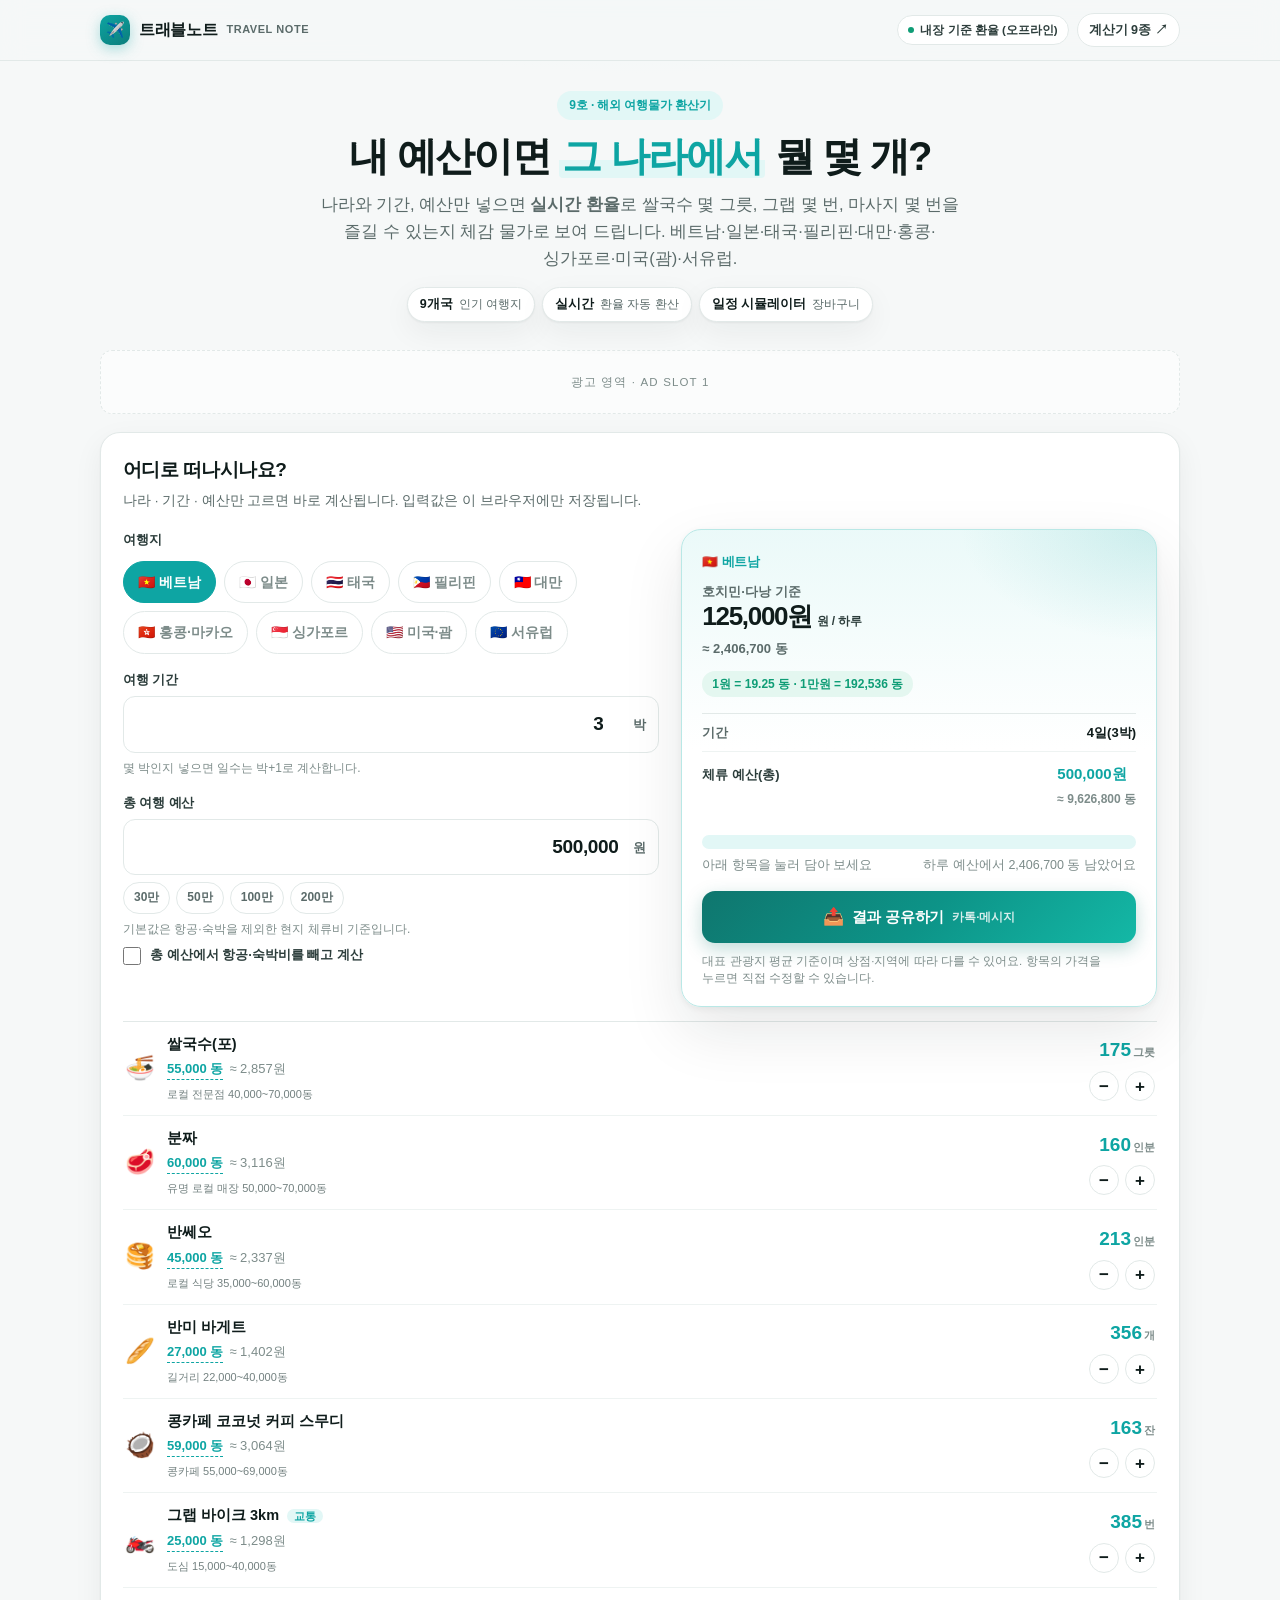
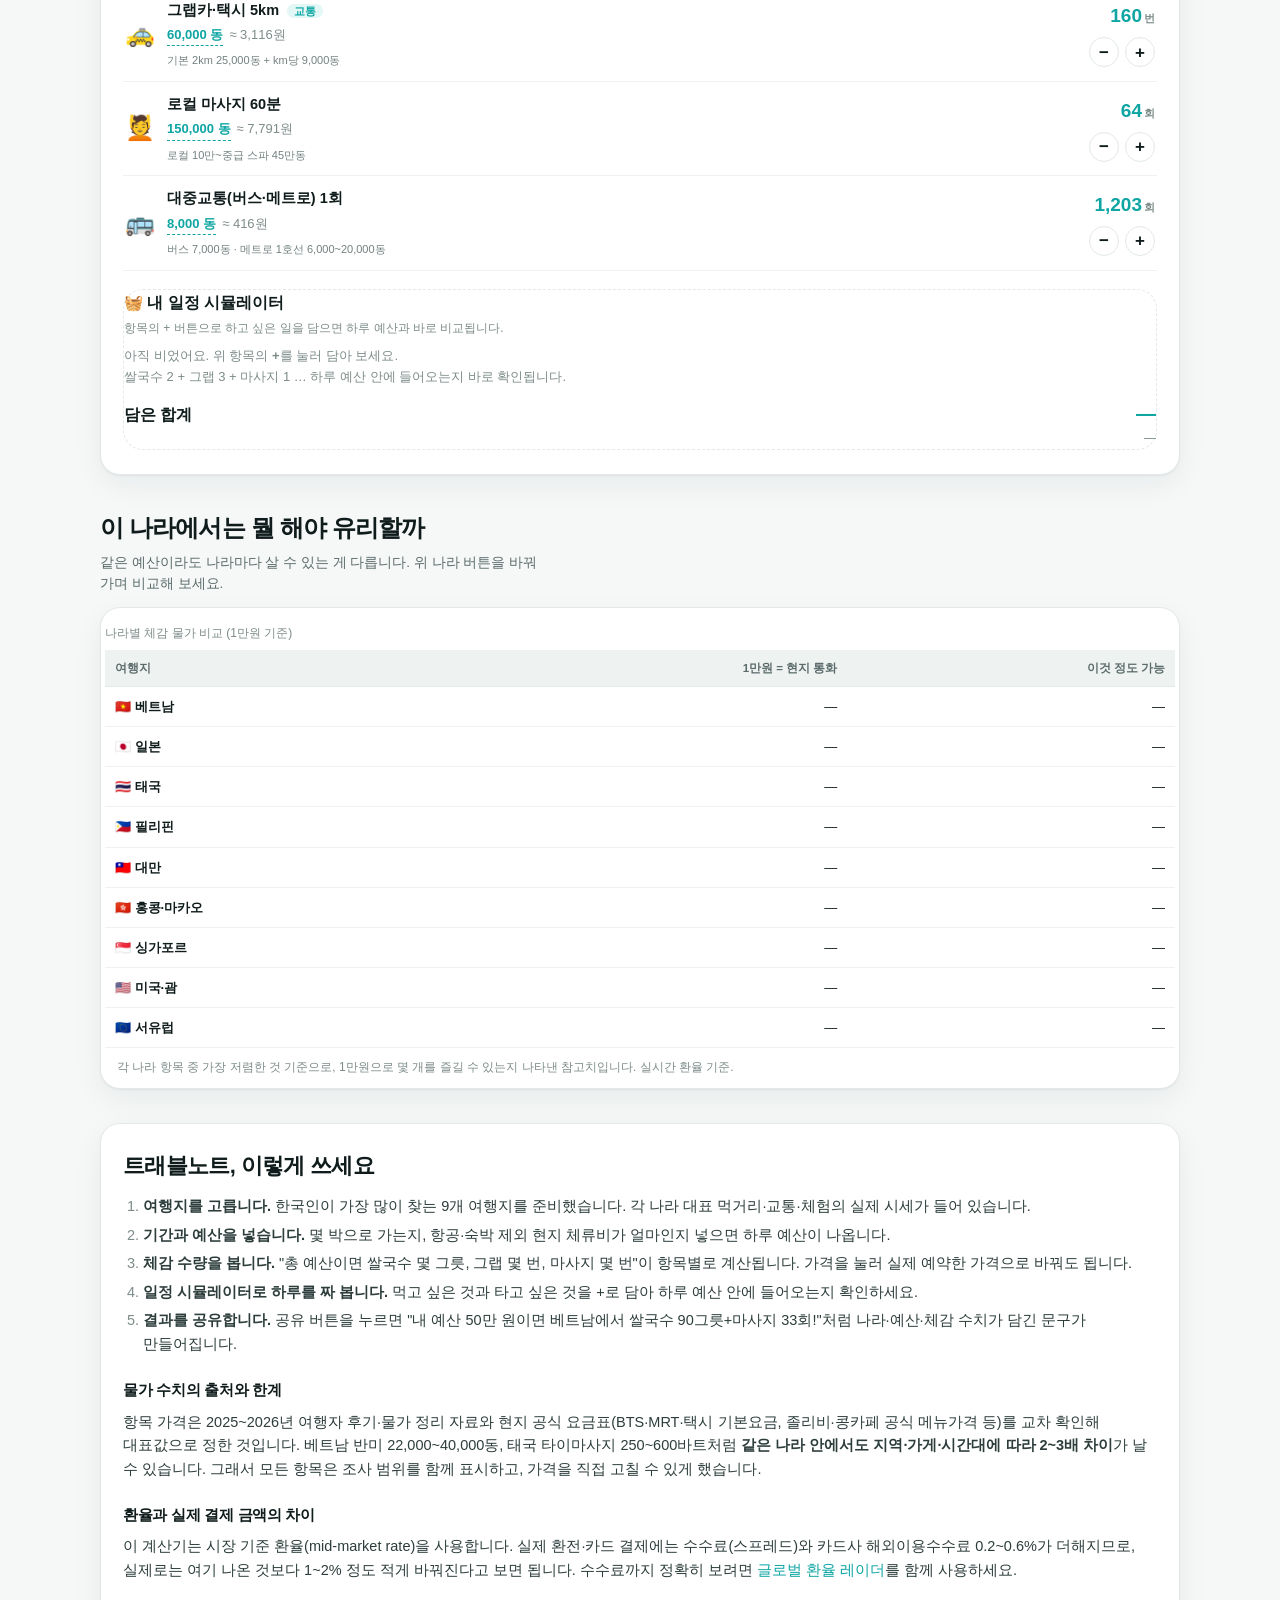
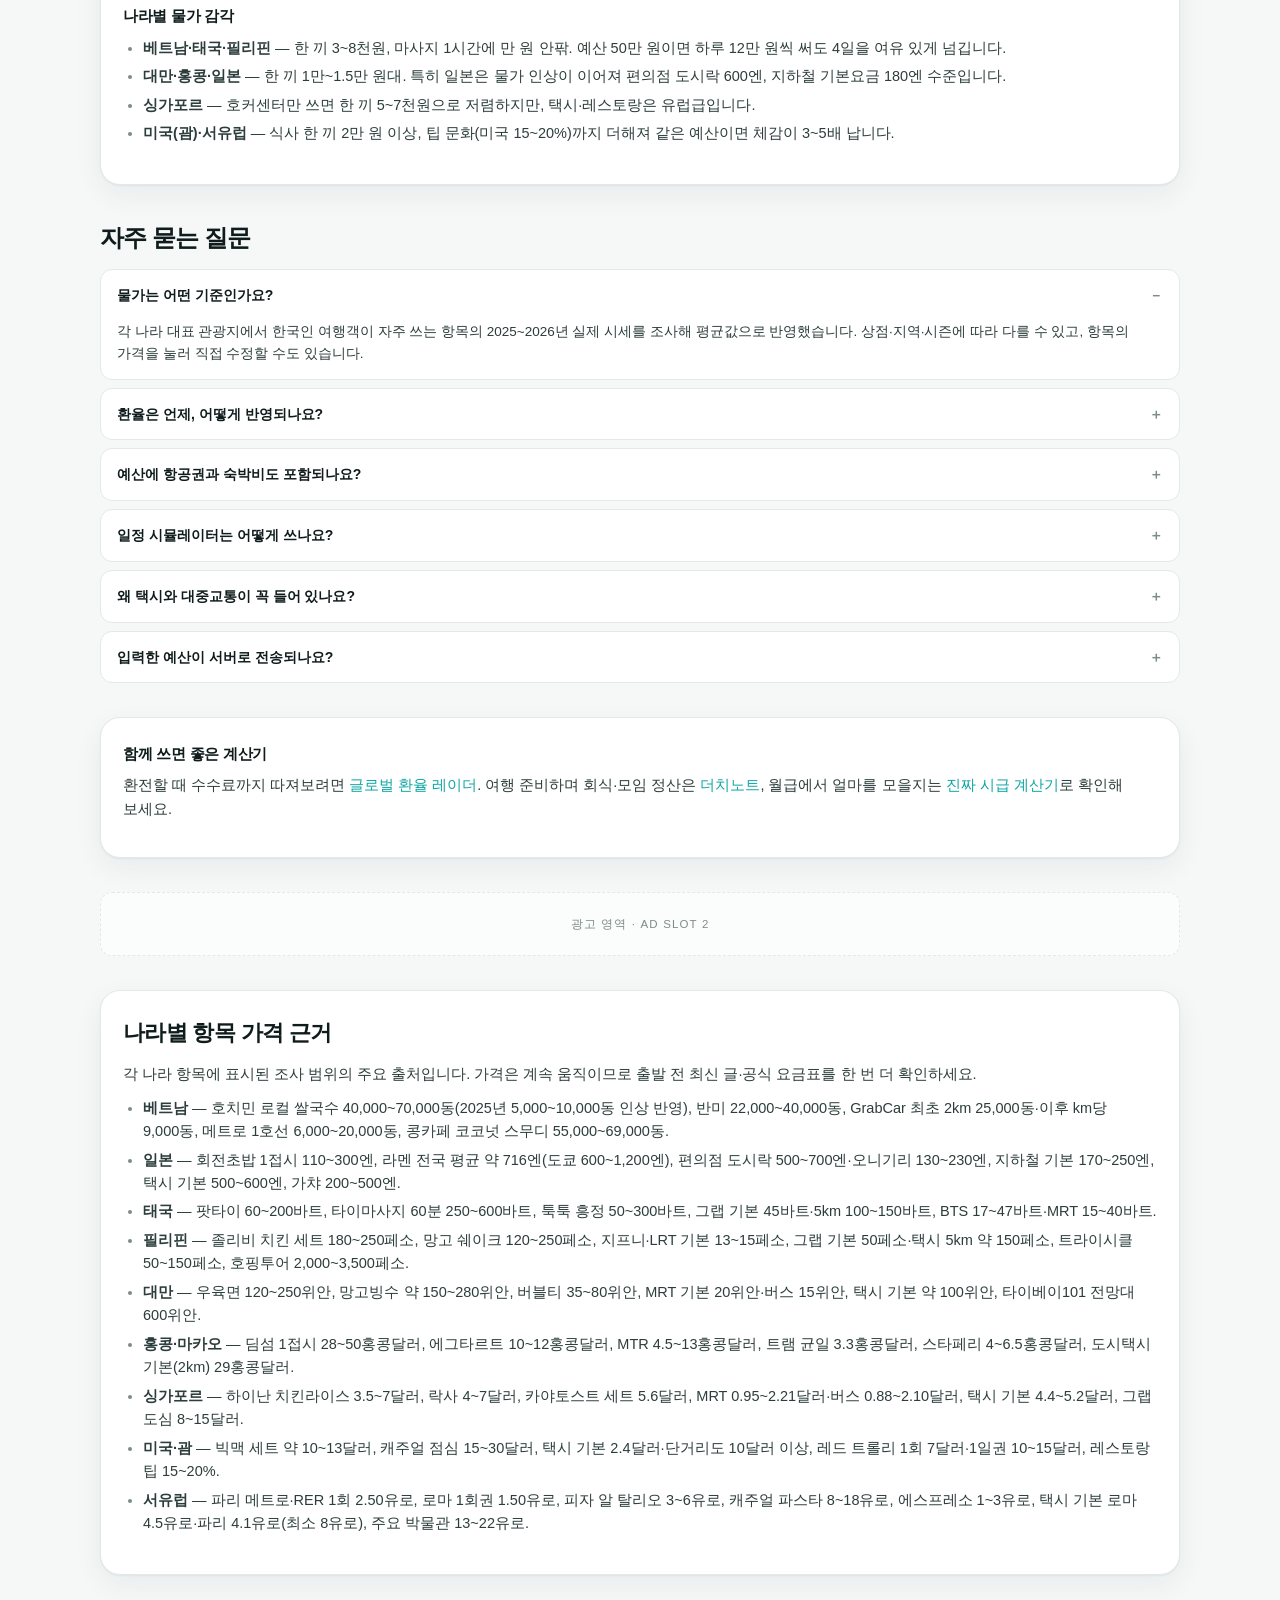
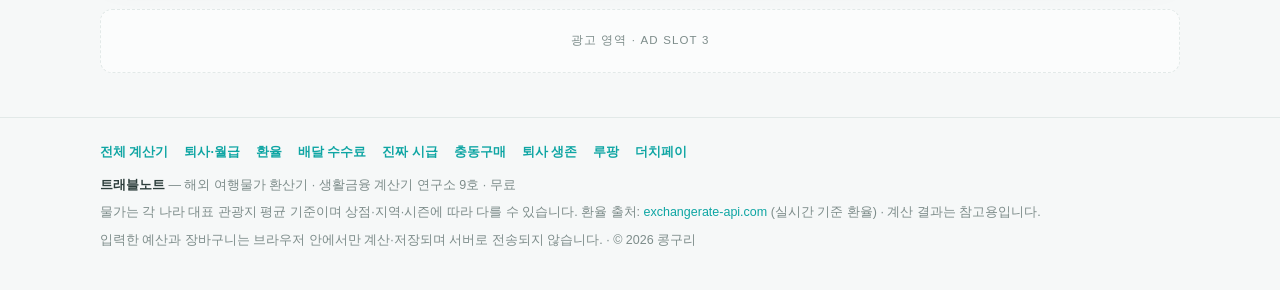
<file: travel/index.html>
<!DOCTYPE html>
<html lang="ko">
<head>
<meta charset="utf-8">
<meta name="viewport" content="width=device-width, initial-scale=1, viewport-fit=cover">
<title>해외 여행물가 환산기 | 내 예산이면 그 나라에서 뭘 몇 개? — 트래블노트</title>
<meta name="description" content="베트남·일본·태국·필리핀·대만·홍콩·싱가포르·미국(괌)·서유럽 9개 인기 여행지. 여행 기간과 예산을 넣으면 실시간 환율로 쌀국수 몇 그릇, 그랩 몇 번, 타이마사지 몇 번을 즐길 수 있는지 체감 물가로 환산합니다. 일정 시뮬레이터·단가 직접 수정 지원. 무료.">
<meta name="keywords" content="여행 물가 계산기, 해외 물가, 베트남 물가, 일본 물가, 태국 물가, 필리핀 물가, 대만 물가, 홍콩 물가, 싱가포르 물가, 괌 물가, 유럽 물가, 여행 예산 계산기, 환율 계산기, 여행 경비">
<meta name="robots" content="index,follow,max-image-preview:large">
<meta name="author" content="콩구리">
<meta name="theme-color" content="#0ea5a3">
<meta name="format-detection" content="telephone=no">
<link rel="canonical" href="https://lifecalc-kr.github.io/travel/">

<meta property="og:type" content="website">
<meta property="og:site_name" content="생활금융 계산기 연구소">
<meta property="og:locale" content="ko_KR">
<meta property="og:title" content="해외 여행물가 환산기 — 내 예산이면 그 나라에서 뭘 몇 개?">
<meta property="og:description" content="예산 50만원이면 베트남에서 쌀국수 90그릇+마사지 33회. 9개 인기 여행지 체감 물가를 실시간 환율로 계산합니다.">
<meta property="og:url" content="https://lifecalc-kr.github.io/travel/">
<meta property="og:image" content="https://lifecalc-kr.github.io/og-image.png">
<meta property="og:image:width" content="1200">
<meta property="og:image:height" content="630">
<meta name="twitter:card" content="summary_large_image">
<meta name="twitter:title" content="해외 여행물가 환산기 — 트래블노트">
<meta name="twitter:description" content="내 예산이면 그 나라에서 뭘 몇 개 즐길 수 있을까? 9개국 체감 물가 환산 · 일정 시뮬레이터">
<meta name="twitter:image" content="https://lifecalc-kr.github.io/og-image.png">

<link rel="preconnect" href="https://open.er-api.com" crossorigin>
<link rel="icon" href="data:image/svg+xml,%3Csvg xmlns='http://www.w3.org/2000/svg' viewBox='0 0 100 100'%3E%3Crect width='100' height='100' rx='24' fill='%230ea5a3'/%3E%3Ctext x='50' y='70' font-size='52' font-family='sans-serif' font-weight='bold' fill='white' text-anchor='middle'%3E%E2%9C%88%3C/text%3E%3C/svg%3E">
<link rel="stylesheet" href="../assets/calc.css?v=20261116share">
<link rel="stylesheet" href="../assets/share.css?v=20261116share">
<style>
  :root { --accent:#0ea5a3; --accent-2:#0b7d7b; --accent-soft:#e2f7f6; --accent-line:#b9e8e6; }
  @media (prefers-color-scheme: dark) {
    :root { --accent:#2dd4bf; --accent-2:#5eead4; --accent-soft:#0c2f2d; --accent-line:#1d4a48; }
  }
  /* 나라 선택 */
  .ctry-grid { display:flex; flex-wrap:wrap; gap:8px; margin-top:10px; }
  .ctry {
    padding:9px 14px; border-radius:999px; cursor:pointer; font:inherit; font-size:14px; font-weight:700;
    color:var(--muted-2); background:var(--card); border:1.5px solid var(--line); white-space:nowrap;
    transition:transform .12s ease, border-color .12s ease;
  }
  .ctry:hover { border-color:var(--accent); }
  .ctry[aria-pressed="true"] { background:var(--accent); border-color:var(--accent); color:#fff; }
  /* 항공·숙박 차감 */
  .deduct-fields { margin-top:10px; display:grid; gap:8px; grid-template-columns:1fr 1fr; }
  .deduct-fields[hidden] { display:none; }
  /* 체감 항목 리스트 */
  .item-list { margin-top:14px; border-top:1px solid var(--line); }
  .item { display:flex; align-items:center; gap:12px; padding:11px 2px; border-bottom:1px solid var(--line-2); }
  .item-emoji { font-size:24px; flex:none; }
  .item-main { flex:1; min-width:0; display:flex; flex-direction:column; gap:2px; }
  .item-name { font-weight:800; font-size:14.5px; color:var(--ink); }
  .item-name .tag-taxi { font-style:normal; font-size:10.5px; font-weight:800; color:var(--accent); background:var(--accent-soft); border-radius:999px; padding:1px 7px; margin-left:4px; }
  .item-price { font-size:13px; color:var(--muted-2); display:flex; flex-wrap:wrap; align-items:baseline; gap:6px; }
  .price-btn { font:inherit; font-weight:800; color:var(--accent); background:none; border:none; border-bottom:1px dashed var(--accent); cursor:pointer; padding:0; }
  .price-btn:hover { color:var(--accent-2); }
  .price-input { width:110px; font:inherit; font-size:13px; padding:2px 6px; border:1.5px solid var(--accent); border-radius:8px; background:var(--card); color:var(--ink); }
  .item-range { display:block; width:100%; font-size:11px; color:var(--muted); opacity:.85; }
  .item-side { flex:none; display:flex; flex-direction:column; align-items:flex-end; gap:5px; }
  .item-count { font-size:19px; font-weight:850; color:var(--accent); font-variant-numeric:tabular-nums; }
  .item-count small { font-size:11px; font-weight:700; color:var(--muted-2); margin-left:2px; }
  .item-btns { display:flex; gap:6px; }
  .qty-btn {
    width:30px; height:30px; border-radius:50%; border:1.5px solid var(--line); background:var(--card);
    color:var(--ink); font-size:17px; font-weight:800; cursor:pointer; line-height:1; padding:0;
  }
  .qty-btn:hover { border-color:var(--accent); color:var(--accent); }
  /* 하루 예산 진행 바 */
  .bar { margin-top:16px; }
  .bar-track { height:14px; border-radius:999px; background:var(--accent-soft); overflow:hidden; }
  .bar-fill { height:100%; width:0%; border-radius:999px; background:linear-gradient(90deg, var(--accent), var(--accent-2)); transition:width .3s ease; }
  .bar-label { display:flex; justify-content:space-between; gap:10px; font-size:12.5px; color:var(--muted-2); margin-top:6px; flex-wrap:wrap; }
  /* 장바구니 */
  .cart-list { margin-top:8px; }
  .cart-line { display:flex; justify-content:space-between; gap:10px; padding:7px 0; border-bottom:1px dashed var(--line-2); font-size:13.5px; }
  .cart-line .cart-nm { color:var(--ink); font-weight:700; }
  .cart-line .cart-nm small { color:var(--muted-2); font-weight:600; margin-left:4px; }
  .cart-line .cart-am { font-weight:850; font-variant-numeric:tabular-nums; white-space:nowrap; }
  .cart-empty { font-size:13px; color:var(--muted-2); margin:8px 0; word-break:keep-all; }
</style>

<!-- Google AdSense (pub-2493112023638381) — 승인 후 주석 해제
<script async src="https://pagead2.googlesyndication.com/pagead/js/adsbygoogle.js?client=ca-pub-2493112023638381" crossorigin="anonymous"></script>
-->

<script type="application/ld+json">
{
  "@context": "https://schema.org",
  "@graph": [
    {
      "@type": "WebApplication",
      "name": "트래블노트 — 해외 여행물가 환산기",
      "url": "https://lifecalc-kr.github.io/travel/",
      "applicationCategory": "TravelApplication",
      "operatingSystem": "Web",
      "inLanguage": "ko-KR",
      "description": "여행 기간과 예산을 입력하면 실시간 환율로 베트남·일본·태국·필리핀·대만·홍콩·싱가포르·미국(괌)·서유럽의 체감 물가(쌀국수 몇 그릇, 그랩 몇 번 등)를 계산하는 무료 웹 앱.",
      "offers": { "@type": "Offer", "price": "0", "priceCurrency": "KRW" },
      "featureList": [
        "한국인 인기 해외여행지 9개국 체감 물가 환산",
        "실시간 환율(open.er-api.com) 자동 적용 · 오프라인 폴백",
        "항목별 '몇 그릇·몇 번' 체감 수량 계산",
        "항목 단가 직접 수정",
        "일정 시뮬레이터(장바구니)로 하루 예산 안에서 조합",
        "결과 공유 문구 자동 생성"
      ]
    },
    {
      "@type": "FAQPage",
      "mainEntity": [
        {
          "@type": "Question",
          "name": "물가는 어떤 기준인가요?",
          "acceptedAnswer": { "@type": "Answer", "text": "각 나라 대표 관광지(호치민·다낭, 도쿄·오사카, 방콕, 세부·마닐라, 타이베이, 홍콩, 싱가포르, 괌, 파리·로마)에서 한국인 여행객이 자주 쓰는 항목의 2025~2026년 실제 시세를 조사해 평균값으로 반영했습니다. 상점·지역·시즌에 따라 다를 수 있고, 항목 가격을 눌러 직접 수정할 수도 있습니다." }
        },
        {
          "@type": "Question",
          "name": "환율은 언제, 어떻게 반영되나요?",
          "acceptedAnswer": { "@type": "Answer", "text": "exchangerate-api.com(open.er-api.com)의 실시간 기준 환율을 자동으로 불러와 1원당 현지 통화 가격으로 환산합니다. 인터넷이 끊기면 브라우저에 저장된 마지막 환율, 그다음으로 사이트에 내장된 기준 환율을 사용하고 상단 배지에 어떤 환율인지 표시합니다." }
        },
        {
          "@type": "Question",
          "name": "예산에 항공권과 숙박비도 포함되나요?",
          "acceptedAnswer": { "@type": "Answer", "text": "기본값은 항공·숙박을 제외한 현지 체류비 기준입니다. '항공·숙박비 차감'을 켜고 항공비와 숙박비를 입력하면, 총 예산에서 두 항목을 뺀 나머지로 계산합니다." }
        },
        {
          "@type": "Question",
          "name": "일정 시뮬레이터는 어떻게 쓰나요?",
          "acceptedAnswer": { "@type": "Answer", "text": "항목별 + 버튼을 눌러 쌀국수 2그릇 + 그랩 3번 + 마사지 1회처럼 하루에 하고 싶은 일을 담으면, 장바구니 합계가 하루 예산과 얼마나 차이 나는지 진행 바로 바로 보여줍니다. 담은 내용은 브라우저에 저장되어 다음 방문에도 유지됩니다." }
        },
        {
          "@type": "Question",
          "name": "왜 택시와 대중교통이 꼭 들어 있나요?",
          "acceptedAnswer": { "@type": "Answer", "text": "여행 예산에서 교통비는 식비 다음으로 큰 비중을 차지합니다. 그래서 나라별로 택시·그랩 요금과 지하철·버스 요금을 반드시 함께 넣어, 이동 방식 선택이 예산에 주는 차이를 바로 비교할 수 있게 했습니다." }
        }
      ]
    }
  ]
}
</script>
</head>
<body>

<header class="site-head">
  <div class="wrap">
    <a class="brand" href="../">
      <span class="brand-mark" aria-hidden="true">✈️</span>
      트래블노트 <span class="brand-sub">TRAVEL NOTE</span>
    </a>
    <div class="head-right">
      <span class="status-pill" id="statusPill" role="status" aria-live="polite">
        <span class="dot" aria-hidden="true"></span>
        <span id="statusText">환율 불러오는 중…</span>
      </span>
      <a class="hub-link" href="../">계산기 9종 <span aria-hidden="true">↗</span></a>
    </div>
  </div>
</header>

<main class="wrap">

  <section class="hero">
    <span class="hero-kicker">9호 · 해외 여행물가 환산기</span>
    <h1>내 예산이면 <span class="hl">그 나라에서</span> 뭘 몇 개?</h1>
    <p>나라와 기간, 예산만 넣으면 <strong>실시간 환율</strong>로 쌀국수 몇 그릇, 그랩 몇 번, 마사지 몇 번을 즐길 수 있는지 체감 물가로 보여 드립니다. 베트남·일본·태국·필리핀·대만·홍콩·싱가포르·미국(괌)·서유럽.</p>
    <div class="hstats">
      <span class="hstat"><b>9개국</b> 인기 여행지</span>
      <span class="hstat"><b>실시간</b> 환율 자동 환산</span>
      <span class="hstat"><b>일정 시뮬레이터</b> 장바구니</span>
    </div>
  </section>

  <!-- [AD SLOT 1] 상단
  <ins class="adsbygoogle" style="display:block" data-ad-client="ca-pub-2493112023638381" data-ad-slot="0000000000" data-ad-format="auto" data-full-width-responsive="true"></ins>
  <script>(adsbygoogle = window.adsbygoogle || []).push({});</script>
  -->
  <div class="ad-slot" data-ad="top" aria-hidden="true">광고 영역 · AD SLOT 1</div>

  <section class="card calc" aria-labelledby="calcTitle">
    <div class="calc-head">
      <h2 id="calcTitle">어디로 떠나시나요?</h2>
      <p>나라 · 기간 · 예산만 고르면 바로 계산됩니다. 입력값은 이 브라우저에만 저장됩니다.</p>
    </div>

    <div class="calc-grid">
      <div class="inputs">

        <div class="field">
          <span class="field-label">여행지</span>
          <div class="ctry-grid" id="countryGrid" role="group" aria-label="여행지 선택"></div>
        </div>

        <div class="field">
          <label class="field-label" for="nights">여행 기간</label>
          <div class="money">
            <input id="nights" type="number" min="0" max="90" step="1" value="3" inputmode="numeric" aria-describedby="nightsNote">
            <span class="unit">박</span>
          </div>
          <p class="hint" id="nightsNote">몇 박인지 넣으면 일수는 박+1로 계산합니다.</p>
        </div>

        <div class="field">
          <label class="field-label" for="budget">총 여행 예산</label>
          <div class="money">
            <input id="budget" type="text" inputmode="numeric" value="500,000" aria-describedby="budgetNote">
            <span class="unit">원</span>
          </div>
          <div class="chips" id="budgetChips">
            <button class="chip" type="button" data-value="300000">30만</button>
            <button class="chip" type="button" data-value="500000">50만</button>
            <button class="chip" type="button" data-value="1000000">100만</button>
            <button class="chip" type="button" data-value="2000000">200만</button>
          </div>
          <p class="hint" id="budgetNote">기본값은 항공·숙박을 제외한 현지 체류비 기준입니다.</p>
          <label class="check" style="margin-top:8px">
            <input type="checkbox" id="deduct">
            총 예산에서 항공·숙박비를 빼고 계산
          </label>
          <div class="deduct-fields" id="deductFields" hidden>
            <div class="money">
              <input id="flight" type="text" inputmode="numeric" value="0" aria-label="항공비(원)">
              <span class="unit">항공</span>
            </div>
            <div class="money">
              <input id="hotel" type="text" inputmode="numeric" value="0" aria-label="숙박비(원)">
              <span class="unit">숙박</span>
            </div>
          </div>
        </div>
      </div>

      <aside class="result">
        <div class="res-card">
          <p class="res-label" id="resCountry">국가</p>
          <p class="res-sub" id="resCity">—</p>
          <p class="res-value" style="font-size:26px"><span id="resDay">0</span><span class="unit">원 / 하루</span></p>
          <p class="res-sub" id="resDayLocal">—</p>
          <p class="res-badge" id="rateLine">환율을 불러오는 중…</p>

          <dl class="res-rows">
            <div><dt>기간</dt><dd id="resDays">—</dd></div>
            <div class="total"><dt>체류 예산(총)</dt><dd><span id="resTotal">—</span><br><span id="resTotalLocal" style="font-size:12px;color:var(--muted-2)">—</span></dd></div>
          </dl>

          <div class="bar">
            <div class="bar-track"><div class="bar-fill" id="barFill"></div></div>
            <div class="bar-label">
              <span id="barLabel">아래 항목을 눌러 담아 보세요</span>
              <span id="barLeft"></span>
            </div>
          </div>

          <div class="res-actions res-actions--share">
            <button type="button" class="btn-share" id="shareBtn" aria-label="계산 결과를 카카오톡·메시지로 공유하기">
              <span class="share-ico" aria-hidden="true">📤</span> 결과 공유하기
              <span class="share-sub">카톡·메시지</span>
            </button>
          </div>
          <p class="res-note">대표 관광지 평균 기준이며 상점·지역에 따라 다를 수 있어요. 항목의 가격을 누르면 직접 수정할 수 있습니다.</p>
        </div>
      </aside>
    </div>

    <div class="item-list" id="itemList" aria-live="polite"></div>

    <div class="card" style="margin-top:18px; box-shadow:none; border-style:dashed">
      <h3 style="margin:0 0 4px; font-size:15.5px">🧺 내 일정 시뮬레이터</h3>
      <p class="hint" style="margin:0">항목의 + 버튼으로 하고 싶은 일을 담으면 하루 예산과 바로 비교됩니다.</p>
      <div class="cart-list" id="cartList"></div>
      <div style="display:flex; align-items:baseline; justify-content:space-between; gap:10px; margin-top:10px; flex-wrap:wrap">
        <span style="font-weight:800; color:var(--ink)">담은 합계</span>
        <span style="text-align:right">
          <b id="cartTotal" style="font-size:20px; color:var(--accent)">—</b>
          <span id="cartTotalKRW" style="display:block; font-size:12px; color:var(--muted-2)">—</span>
        </span>
      </div>
      <button type="button" class="btn" id="cartClear" hidden style="margin-top:10px">비우기</button>
    </div>
  </section>

  <section class="sec" aria-labelledby="howTitle">
    <div class="sec-head">
      <div>
        <h2 id="howTitle">이 나라에서는 뭘 해야 유리할까</h2>
        <p>같은 예산이라도 나라마다 살 수 있는 게 다릅니다. 위 나라 버튼을 바꿔 가며 비교해 보세요.</p>
      </div>
    </div>
    <div class="card" style="padding:8px 4px 4px">
      <div class="tbl-scroll">
        <table class="tbl">
          <caption>나라별 체감 물가 비교 (1만원 기준)</caption>
          <thead>
            <tr><th scope="col">여행지</th><th scope="col">1만원 = 현지 통화</th><th scope="col">이것 정도 가능</th></tr>
          </thead>
          <tbody id="compareBody"></tbody>
        </table>
      </div>
      <p class="hint" style="padding:0 12px 8px">각 나라 항목 중 가장 저렴한 것 기준으로, 1만원으로 몇 개를 즐길 수 있는지 나타낸 참고치입니다. 실시간 환율 기준.</p>
    </div>
  </section>

  <section class="sec" aria-labelledby="guideTitle">
    <div class="card guide">
      <h2 id="guideTitle">트래블노트, 이렇게 쓰세요</h2>
      <ol>
        <li><strong>여행지를 고릅니다.</strong> 한국인이 가장 많이 찾는 9개 여행지를 준비했습니다. 각 나라 대표 먹거리·교통·체험의 실제 시세가 들어 있습니다.</li>
        <li><strong>기간과 예산을 넣습니다.</strong> 몇 박으로 가는지, 항공·숙박 제외 현지 체류비가 얼마인지 넣으면 하루 예산이 나옵니다.</li>
        <li><strong>체감 수량을 봅니다.</strong> "총 예산이면 쌀국수 몇 그릇, 그랩 몇 번, 마사지 몇 번"이 항목별로 계산됩니다. 가격을 눌러 실제 예약한 가격으로 바꿔도 됩니다.</li>
        <li><strong>일정 시뮬레이터로 하루를 짜 봅니다.</strong> 먹고 싶은 것과 타고 싶은 것을 +로 담아 하루 예산 안에 들어오는지 확인하세요.</li>
        <li><strong>결과를 공유합니다.</strong> 공유 버튼을 누르면 "내 예산 50만 원이면 베트남에서 쌀국수 90그릇+마사지 33회!"처럼 나라·예산·체감 수치가 담긴 문구가 만들어집니다.</li>
      </ol>

      <h3>물가 수치의 출처와 한계</h3>
      <p>항목 가격은 2025~2026년 여행자 후기·물가 정리 자료와 현지 공식 요금표(BTS·MRT·택시 기본요금, 졸리비·콩카페 공식 메뉴가격 등)를 교차 확인해 대표값으로 정한 것입니다. 베트남 반미 22,000~40,000동, 태국 타이마사지 250~600바트처럼 <strong>같은 나라 안에서도 지역·가게·시간대에 따라 2~3배 차이</strong>가 날 수 있습니다. 그래서 모든 항목은 조사 범위를 함께 표시하고, 가격을 직접 고칠 수 있게 했습니다.</p>

      <h3>환율과 실제 결제 금액의 차이</h3>
      <p>이 계산기는 시장 기준 환율(mid-market rate)을 사용합니다. 실제 환전·카드 결제에는 수수료(스프레드)와 카드사 해외이용수수료 0.2~0.6%가 더해지므로, 실제로는 여기 나온 것보다 1~2% 정도 적게 바꿔진다고 보면 됩니다. 수수료까지 정확히 보려면 <a href="../fx/">글로벌 환율 레이더</a>를 함께 사용하세요.</p>

      <h3>나라별 물가 감각</h3>
      <ul>
        <li><strong>베트남·태국·필리핀</strong> — 한 끼 3~8천원, 마사지 1시간에 만 원 안팎. 예산 50만 원이면 하루 12만 원씩 써도 4일을 여유 있게 넘깁니다.</li>
        <li><strong>대만·홍콩·일본</strong> — 한 끼 1만~1.5만 원대. 특히 일본은 물가 인상이 이어져 편의점 도시락 600엔, 지하철 기본요금 180엔 수준입니다.</li>
        <li><strong>싱가포르</strong> — 호커센터만 쓰면 한 끼 5~7천원으로 저렴하지만, 택시·레스토랑은 유럽급입니다.</li>
        <li><strong>미국(괌)·서유럽</strong> — 식사 한 끼 2만 원 이상, 팁 문화(미국 15~20%)까지 더해져 같은 예산이면 체감이 3~5배 납니다.</li>
      </ul>
    </div>
  </section>

  <section class="sec" aria-labelledby="faqTitle">
    <div class="sec-head"><div><h2 id="faqTitle">자주 묻는 질문</h2></div></div>

    <details class="faq" open>
      <summary>물가는 어떤 기준인가요?</summary>
      <div class="a"><p>각 나라 대표 관광지에서 한국인 여행객이 자주 쓰는 항목의 2025~2026년 실제 시세를 조사해 평균값으로 반영했습니다. 상점·지역·시즌에 따라 다를 수 있고, 항목의 가격을 눌러 직접 수정할 수도 있습니다.</p></div>
    </details>

    <details class="faq">
      <summary>환율은 언제, 어떻게 반영되나요?</summary>
      <div class="a"><p>exchangerate-api.com(open.er-api.com)의 실시간 기준 환율을 자동으로 불러와 환산합니다. 인터넷이 끊기면 브라우저에 저장된 마지막 환율, 그다음으로 사이트에 내장된 기준 환율을 사용하고 상단 배지에 어떤 환율인지 표시합니다.</p></div>
    </details>

    <details class="faq">
      <summary>예산에 항공권과 숙박비도 포함되나요?</summary>
      <div class="a"><p>기본값은 항공·숙박을 제외한 현지 체류비 기준입니다. '항공·숙박비 차감'을 켜고 항공비와 숙박비를 입력하면, 총 예산에서 두 항목을 뺀 나머지로 계산합니다.</p></div>
    </details>

    <details class="faq">
      <summary>일정 시뮬레이터는 어떻게 쓰나요?</summary>
      <div class="a"><p>항목별 + 버튼을 눌러 "쌀국수 2그릇 + 그랩 3번 + 마사지 1회"처럼 하루에 하고 싶은 일을 담으면, 장바구니 합계가 하루 예산과 얼마나 차이 나는지 진행 바로 바로 보여줍니다. 담은 내용은 브라우저에만 저장됩니다.</p></div>
    </details>

    <details class="faq">
      <summary>왜 택시와 대중교통이 꼭 들어 있나요?</summary>
      <div class="a"><p>여행 예산에서 교통비는 식비 다음으로 큰 비중을 차지합니다. 그래서 나라별로 택시·그랩 요금과 지하철·버스 요금을 반드시 함께 넣어, 이동 방식 선택이 예산에 주는 차이를 바로 비교할 수 있게 했습니다.</p></div>
    </details>

    <details class="faq">
      <summary>입력한 예산이 서버로 전송되나요?</summary>
      <div class="a"><p>아니요. 예산·기간·장바구니 내용은 브라우저 안에서만 계산되고 저장됩니다. 환율 조회 요청에도 개인 정보는 포함되지 않습니다.</p></div>
    </details>
  </section>

  <section class="sec">
    <div class="card guide">
      <h3 style="margin-top:0">함께 쓰면 좋은 계산기</h3>
      <p>환전할 때 수수료까지 따져보려면 <a href="../fx/">글로벌 환율 레이더</a>. 여행 준비하며 회식·모임 정산은 <a href="../dutch/">더치노트</a>, 월급에서 얼마를 모을지는 <a href="../real-wage/">진짜 시급 계산기</a>로 확인해 보세요.</p>
    </div>
  </section>

  <!-- [AD SLOT 2] 중간 -->
  <div class="ad-slot" data-ad="mid" aria-hidden="true">광고 영역 · AD SLOT 2</div>

  <section class="sec" aria-labelledby="legendTitle">
    <div class="card guide">
      <h2 id="legendTitle">나라별 항목 가격 근거</h2>
      <p>각 나라 항목에 표시된 조사 범위의 주요 출처입니다. 가격은 계속 움직이므로 출발 전 최신 글·공식 요금표를 한 번 더 확인하세요.</p>
      <ul>
        <li><strong>베트남</strong> — 호치민 로컬 쌀국수 40,000~70,000동(2025년 5,000~10,000동 인상 반영), 반미 22,000~40,000동, GrabCar 최초 2km 25,000동·이후 km당 9,000동, 메트로 1호선 6,000~20,000동, 콩카페 코코넛 스무디 55,000~69,000동.</li>
        <li><strong>일본</strong> — 회전초밥 1접시 110~300엔, 라멘 전국 평균 약 716엔(도쿄 600~1,200엔), 편의점 도시락 500~700엔·오니기리 130~230엔, 지하철 기본 170~250엔, 택시 기본 500~600엔, 가챠 200~500엔.</li>
        <li><strong>태국</strong> — 팟타이 60~200바트, 타이마사지 60분 250~600바트, 툭툭 흥정 50~300바트, 그랩 기본 45바트·5km 100~150바트, BTS 17~47바트·MRT 15~40바트.</li>
        <li><strong>필리핀</strong> — 졸리비 치킨 세트 180~250페소, 망고 쉐이크 120~250페소, 지프니·LRT 기본 13~15페소, 그랩 기본 50페소·택시 5km 약 150페소, 트라이시클 50~150페소, 호핑투어 2,000~3,500페소.</li>
        <li><strong>대만</strong> — 우육면 120~250위안, 망고빙수 약 150~280위안, 버블티 35~80위안, MRT 기본 20위안·버스 15위안, 택시 기본 약 100위안, 타이베이101 전망대 600위안.</li>
        <li><strong>홍콩·마카오</strong> — 딤섬 1접시 28~50홍콩달러, 에그타르트 10~12홍콩달러, MTR 4.5~13홍콩달러, 트램 균일 3.3홍콩달러, 스타페리 4~6.5홍콩달러, 도시택시 기본(2km) 29홍콩달러.</li>
        <li><strong>싱가포르</strong> — 하이난 치킨라이스 3.5~7달러, 락사 4~7달러, 카야토스트 세트 5.6달러, MRT 0.95~2.21달러·버스 0.88~2.10달러, 택시 기본 4.4~5.2달러, 그랩 도심 8~15달러.</li>
        <li><strong>미국·괌</strong> — 빅맥 세트 약 10~13달러, 캐주얼 점심 15~30달러, 택시 기본 2.4달러·단거리도 10달러 이상, 레드 트롤리 1회 7달러·1일권 10~15달러, 레스토랑 팁 15~20%.</li>
        <li><strong>서유럽</strong> — 파리 메트로·RER 1회 2.50유로, 로마 1회권 1.50유로, 피자 알 탈리오 3~6유로, 캐주얼 파스타 8~18유로, 에스프레소 1~3유로, 택시 기본 로마 4.5유로·파리 4.1유로(최소 8유로), 주요 박물관 13~22유로.</li>
      </ul>
    </div>
  </section>

  <!-- [AD SLOT 3] 하단 -->
  <div class="ad-slot" data-ad="bottom" aria-hidden="true">광고 영역 · AD SLOT 3</div>
</main>

<footer class="site-foot">
  <div class="wrap rows">
    <nav aria-label="사이트 메뉴">
      <a href="../">전체 계산기</a>
      <a href="../salary/">퇴사·월급</a>
      <a href="../fx/">환율</a>
      <a href="../delivery/">배달 수수료</a>
      <a href="../real-wage/">진짜 시급</a>
      <a href="../impulse/">충동구매</a>
      <a href="../runway/">퇴사 생존</a>
      <a href="../lupin/">루팡</a>
      <a href="../dutch/">더치페이</a>
    </nav>
    <div><b>트래블노트</b> — 해외 여행물가 환산기 · 생활금융 계산기 연구소 9호 · 무료</div>
    <div>물가는 각 나라 대표 관광지 평균 기준이며 상점·지역·시즌에 따라 다를 수 있습니다. 환율 출처: <a href="https://www.exchangerate-api.com" target="_blank" rel="noopener nofollow">exchangerate-api.com</a> (실시간 기준 환율) · 계산 결과는 참고용입니다.</div>
    <div>입력한 예산과 장바구니는 브라우저 안에서만 계산·저장되며 서버로 전송되지 않습니다. · © 2026 콩구리</div>
  </div>
</footer>

<script src="../assets/share.js?v=20261116share"></script>
<script src="../assets/calc.js?v=20261116share"></script>
<script src="assets/core.js?v=20261116share"></script>
<script src="assets/app.js?v=20261116share"></script>
</body>
</html>
</file>
<file: assets/share.css>
/* ═══════════════════════════════════════════════════════════════
   공유하기 버튼 · 공유 토스트 (전 페이지 공용)
   - .btn-share : 결과 카드·허브에서 눈에 띄는 기본 공유 버튼
   - .on-dark   : 어두운 결과 카드 위에서 쓰는 밝은 변형
   - .share-toast : "공유 문구와 링크가 복사됐어요!" 안내
   ═══════════════════════════════════════════════════════════════ */

.share-row { margin: 14px 0 0; max-width: 420px; }

.btn-share {
  display: flex; align-items: center; justify-content: center; gap: 8px;
  width: 100%; margin: 0; padding: 14px 16px; cursor: pointer;
  font: inherit; font-size: 15px; font-weight: 850; letter-spacing: -.015em;
  color: #fff; text-align: center; text-decoration: none;
  background: linear-gradient(135deg, #0f766e 0%, #0d9488 52%, #14b8a6 100%);
  border: 0; border-radius: 13px;
  box-shadow: 0 6px 18px rgba(15, 118, 110, .26);
  transition: transform .14s ease, box-shadow .14s ease, filter .14s ease;
}
.btn-share:hover { filter: brightness(1.07); transform: translateY(-1px); box-shadow: 0 10px 24px rgba(15, 118, 110, .32); }
.btn-share:active { transform: translateY(0); filter: brightness(.98); }
.btn-share:focus-visible { outline: 3px solid #0f766e; outline-offset: 3px; }
.btn-share .share-ico { font-size: 17px; line-height: 1; }
.btn-share .share-sub { font-size: 11.5px; font-weight: 650; opacity: .84; letter-spacing: 0; }

/* 어두운 결과 카드(퇴사·월급 노트 등) 위 */
.btn-share.on-dark { background: linear-gradient(135deg, #12b886 0%, #20c997 100%); box-shadow: 0 6px 18px rgba(18, 184, 134, .3); }
.btn-share.on-dark:focus-visible { outline-color: #8ef0c8; }

@media (max-width: 420px) {
  .btn-share { padding: 13px 12px; font-size: 14px; }
  .btn-share .share-sub { display: none; }
}

/* 공유 안내 토스트 */
.share-toast {
  position: fixed; left: 50%; bottom: 22px; z-index: 9999;
  transform: translate(-50%, 14px); max-width: min(460px, calc(100vw - 28px));
  padding: 12px 18px; border-radius: 999px;
  background: #14211f; color: #f2fbf9;
  font-size: 13px; font-weight: 700; line-height: 1.45; text-align: center;
  box-shadow: 0 12px 34px rgba(0, 0, 0, .32);
  opacity: 0; pointer-events: none;
  transition: opacity .18s ease, transform .18s ease;
}
.share-toast.show { opacity: 1; transform: translate(-50%, 0); }
</file>
<file: delivery/assets/styles.css>
/* 마진노트 — 배달앱 수수료·순수익 계산기
   핀테크/사장님 톤 · 모바일 우선 반응형 · 외부 라이브러리 없음 */

:root {
  --ink: #14161c;
  --ink-2: #39404e;
  --muted: #6c7686;
  --line: #e4e7ec;
  --line-2: #eef0f4;
  --bg: #f6f7f9;
  --card: #ffffff;
  --accent: #e8590c;
  --accent-2: #c2410c;
  --accent-soft: #fff1e8;
  --accent-line: #f6d3bd;
  --blue: #2f6bff;
  --green: #0f9d76;
  --warn: #b45309;
  --warn-soft: #fff7ed;
  --danger: #b42318;
  --shadow: 0 1px 2px rgba(20, 22, 28, .04), 0 8px 24px rgba(20, 22, 28, .06);
  --shadow-lg: 0 2px 4px rgba(20, 22, 28, .05), 0 18px 48px rgba(20, 22, 28, .10);
  --r: 18px;
  --r-sm: 12px;
  --max: 1080px;
  --font: "Pretendard", "Pretendard Variable", -apple-system, BlinkMacSystemFont, "Apple SD Gothic Neo",
    "Malgun Gothic", "Noto Sans KR", "Segoe UI", Roboto, sans-serif;
  --mono: "SF Mono", ui-monospace, "JetBrains Mono", "Roboto Mono", Menlo, monospace;
}

* { box-sizing: border-box; }

[hidden] { display: none !important; }

html { -webkit-text-size-adjust: 100%; scroll-behavior: smooth; }

body {
  margin: 0;
  font-family: var(--font);
  color: var(--ink);
  background:
    radial-gradient(1100px 400px at 50% -180px, #ffe9db 0%, rgba(255, 233, 219, 0) 70%),
    var(--bg);
  line-height: 1.55;
  -webkit-font-smoothing: antialiased;
}

a { color: var(--blue); text-decoration: none; }
a:hover { text-decoration: underline; }

.wrap { width: 100%; max-width: var(--max); margin: 0 auto; padding: 0 18px; }

.visually-hidden {
  position: absolute; width: 1px; height: 1px; margin: -1px; padding: 0;
  overflow: hidden; clip: rect(0 0 0 0); white-space: nowrap; border: 0;
}

/* ── 헤더 ───────────────────────────────────────────── */
.site-head {
  position: sticky; top: 0; z-index: 40;
  background: rgba(255, 255, 255, .86);
  backdrop-filter: saturate(160%) blur(12px);
  -webkit-backdrop-filter: saturate(160%) blur(12px);
  border-bottom: 1px solid var(--line);
}
.site-head .wrap {
  display: flex; align-items: center; justify-content: space-between; gap: 12px;
  height: 60px;
}
.brand {
  display: inline-flex; align-items: center; gap: 9px;
  color: var(--ink); font-weight: 800; letter-spacing: -.02em; font-size: 17px;
}
.brand:hover { text-decoration: none; }
.brand-mark {
  width: 28px; height: 28px; border-radius: 9px; display: grid; place-items: center;
  background: linear-gradient(140deg, #f97316 0%, var(--accent) 55%, #c2410c 100%);
  color: #fff; font-size: 15px; font-weight: 800; box-shadow: 0 4px 12px rgba(232, 89, 12, .28);
}
.brand small { color: var(--muted); font-weight: 600; font-size: 11px; letter-spacing: .04em; }

.status-pill {
  display: inline-flex; align-items: center; gap: 7px;
  font-size: 12px; font-weight: 600; color: var(--ink-2);
  background: #fff; border: 1px solid var(--line); border-radius: 999px;
  padding: 6px 11px 6px 9px; white-space: nowrap;
  max-width: 62vw; overflow: hidden; text-overflow: ellipsis;
}
.status-pill .dot {
  width: 7px; height: 7px; border-radius: 50%; background: var(--green); flex: none;
  box-shadow: 0 0 0 0 rgba(15, 157, 118, .5); animation: pulse 2.6s infinite;
}
@keyframes pulse {
  0% { box-shadow: 0 0 0 0 rgba(15, 157, 118, .45); }
  70% { box-shadow: 0 0 0 7px rgba(15, 157, 118, 0); }
  100% { box-shadow: 0 0 0 0 rgba(15, 157, 118, 0); }
}

/* ── 히어로 ─────────────────────────────────────────── */
.hero { padding: 30px 0 8px; text-align: center; }
.hero h1 {
  margin: 0 0 10px; font-size: clamp(26px, 5.4vw, 40px); line-height: 1.2;
  letter-spacing: -.04em; font-weight: 850;
}
.hero h1 .hl {
  background: linear-gradient(180deg, transparent 60%, #ffd9c2 60%);
  border-radius: 3px; padding: 0 2px;
}
.hero p {
  margin: 0 auto; max-width: 660px; color: var(--ink-2); font-size: clamp(14px, 2.4vw, 16px);
  word-break: keep-all;
}
.hstats {
  display: flex; flex-wrap: wrap; gap: 7px; justify-content: center; margin-top: 16px;
}
.hstat {
  display: inline-flex; align-items: baseline; gap: 6px;
  background: #fff; border: 1px solid var(--line); border-radius: 999px;
  padding: 6px 12px; font-size: 12px; color: var(--muted); box-shadow: var(--shadow);
}
.hstat b { color: var(--ink); font-weight: 800; letter-spacing: -.01em; }

/* ── 광고 슬롯 ──────────────────────────────────────── */
.ad-slot {
  margin: 22px 0; min-height: 90px; border: 1px dashed #d8dde5; border-radius: var(--r-sm);
  background: repeating-linear-gradient(45deg, #fbfcfd, #fbfcfd 10px, #f5f7fa 10px, #f5f7fa 20px);
  display: grid; place-items: center; color: #9aa3b2; font-size: 11.5px; letter-spacing: .06em;
  text-align: center; padding: 10px;
}

/* ── 공통 카드 ──────────────────────────────────────── */
.card {
  background: var(--card); border: 1px solid var(--line); border-radius: var(--r);
  box-shadow: var(--shadow);
}

/* ── 계산기 ─────────────────────────────────────────── */
.calc { padding: 18px; margin-top: 14px; box-shadow: var(--shadow-lg); }
.calc-head h2 {
  margin: 0; font-size: clamp(19px, 3.6vw, 23px); letter-spacing: -.03em; font-weight: 820;
}
.calc-head p { margin: 4px 0 16px; color: var(--muted); font-size: 13px; }

.calc-grid { display: grid; grid-template-columns: minmax(0, 1fr); gap: 18px; }
.inputs { min-width: 0; }

.field { position: relative; min-width: 0; margin-bottom: 14px; }
.row2 { display: grid; grid-template-columns: minmax(0, 1fr) minmax(0, 1fr); gap: 12px; }
.field-label {
  display: flex; align-items: baseline; gap: 6px; flex-wrap: wrap;
  font-size: 12px; font-weight: 700; color: var(--ink-2);
  margin: 0 0 6px 2px; letter-spacing: .01em;
}
.field-label span { font-weight: 600; color: var(--muted); font-size: 11px; }

.money {
  display: flex; align-items: center; gap: 8px; background: #f8f9fb;
  border: 1.5px solid var(--line); border-radius: 14px; padding: 8px 14px;
  transition: border-color .15s, background .15s, box-shadow .15s;
}
.money:focus-within { border-color: var(--accent); background: #fff; box-shadow: 0 0 0 4px rgba(232, 89, 12, .10); }
.money input {
  flex: 1; min-width: 0; width: 100%; border: 0; background: transparent; font: inherit;
  font-size: clamp(22px, 6.2vw, 30px); font-weight: 820; letter-spacing: -.03em;
  color: var(--ink); padding: 4px 0; text-align: right; font-variant-numeric: tabular-nums;
}
.money input:focus { outline: none; }
.money .unit { color: var(--muted); font-weight: 700; font-size: 15px; flex: none; }

.num-box {
  display: flex; align-items: center; gap: 4px; background: #f8f9fb;
  border: 1.5px solid var(--line); border-radius: 11px; padding: 7px 10px;
  transition: border-color .15s, background .15s, box-shadow .15s;
}
.num-box:focus-within { border-color: var(--accent); background: #fff; box-shadow: 0 0 0 3px rgba(232, 89, 12, .09); }
.num-box input {
  flex: 1; min-width: 0; width: 100%; border: 0; background: transparent; font: inherit;
  font-size: 16px; font-weight: 750; color: var(--ink); text-align: right; padding: 2px 0;
  font-variant-numeric: tabular-nums;
  -moz-appearance: textfield;
}
.num-box input::-webkit-outer-spin-button,
.num-box input::-webkit-inner-spin-button { -webkit-appearance: none; margin: 0; }
.num-box input:focus { outline: none; }
.num-box input:disabled { color: var(--muted); cursor: not-allowed; }
.num-box span { color: var(--muted); font-size: 13px; font-weight: 700; flex: none; }

.chips { display: flex; flex-wrap: wrap; gap: 6px; margin-top: 7px; }
.chips button {
  appearance: none; border: 1px solid var(--line); background: #fff; color: var(--ink-2);
  font: inherit; font-size: 11.5px; font-weight: 650; padding: 5px 9px; border-radius: 999px; cursor: pointer;
}
.chips button:hover { border-color: var(--accent-line); color: var(--accent-2); background: var(--accent-soft); }
.chips button:focus-visible { outline: 2px solid var(--blue); outline-offset: 1px; }

.hint { margin: 7px 0 0; font-size: 11.5px; color: var(--muted); line-height: 1.55; word-break: keep-all; }
.pg-note { margin-top: 2px; padding: 9px 11px; background: #f8f9fb; border-radius: 10px; }

.sub-h {
  margin: 20px 0 9px; padding-top: 16px; border-top: 1px solid var(--line-2);
  font-size: 13.5px; font-weight: 800; letter-spacing: -.01em;
}

/* 세그먼트 */
.seg {
  display: grid; grid-auto-flow: column; grid-auto-columns: 1fr; gap: 4px; padding: 4px;
  background: #f1f3f6; border-radius: 12px; border: 1px solid var(--line-2); margin-bottom: 10px;
}
.seg button {
  appearance: none; border: 0; background: transparent; color: var(--ink-2);
  font: inherit; font-size: 13.5px; font-weight: 750; padding: 9px 8px; border-radius: 9px;
  cursor: pointer; transition: background .15s, color .15s, box-shadow .15s; white-space: nowrap;
  display: flex; flex-direction: column; align-items: center; gap: 1.5px; line-height: 1.3;
}
.seg button[aria-selected="true"] {
  background: #fff; color: var(--ink); box-shadow: 0 1px 3px rgba(20, 22, 28, .13);
}
.seg button[aria-selected="true"] .seg-sub { color: var(--accent-2); }
.seg button:focus-visible { outline: 2px solid var(--blue); outline-offset: 1px; }
.seg-sub { font-size: 10px; font-weight: 600; color: var(--muted); letter-spacing: 0; }
.seg-service button { font-size: 13px; }

/* 셀렉트 */
.select { position: relative; }
.select::after {
  content: "▾"; position: absolute; right: 12px; top: 50%; transform: translateY(-50%);
  color: var(--muted); font-size: 11px; pointer-events: none;
}
.select select {
  appearance: none; -webkit-appearance: none; width: 100%; font: inherit; font-size: 13.5px;
  font-weight: 650; color: var(--ink); background: #f8f9fb; border: 1.5px solid var(--line);
  border-radius: 11px; padding: 10px 32px 10px 11px; cursor: pointer;
  white-space: nowrap; overflow: hidden; text-overflow: ellipsis;
}
.select select:focus { outline: none; border-color: var(--accent); background: #fff; box-shadow: 0 0 0 3px rgba(232, 89, 12, .09); }

.fixed-fee {
  display: flex; flex-direction: column; gap: 1px; background: #f8f9fb;
  border: 1.5px solid var(--line); border-radius: 11px; padding: 7px 11px; min-height: 43px;
  justify-content: center;
}
.fixed-fee b { font-size: 17px; font-weight: 820; letter-spacing: -.02em; }
.fixed-fee span { font-size: 10.5px; color: var(--muted); white-space: nowrap; overflow: hidden; text-overflow: ellipsis; }

.check {
  display: flex; align-items: flex-start; gap: 8px; font-size: 12.5px; font-weight: 650;
  color: var(--ink-2); margin: 10px 0 0; cursor: pointer; line-height: 1.45;
}
.check input { width: 16px; height: 16px; margin: 1px 0 0; accent-color: var(--accent); flex: none; }

/* 고급 설정 */
.adv {
  margin-top: 16px; border: 1px solid var(--line); border-radius: 13px; background: #fcfcfd;
  padding: 0 13px;
}
.adv summary {
  cursor: pointer; list-style: none; padding: 12px 0; font-size: 12.5px; font-weight: 750;
  color: var(--ink-2); display: flex; justify-content: space-between; gap: 10px; align-items: center;
}
.adv summary::-webkit-details-marker { display: none; }
.adv summary::after { content: "+"; color: var(--muted); font-weight: 600; font-size: 16px; }
.adv[open] summary::after { content: "–"; }
.adv-body { padding: 2px 0 14px; }
.adv-body .field:last-child { margin-bottom: 0; }
.monthly { max-width: 160px; margin-top: 12px; }

/* ── 결과 카드 ──────────────────────────────────────── */
.result { min-width: 0; }
.res-card {
  position: relative; overflow: hidden;
  background:
    radial-gradient(520px 260px at 88% -10%, rgba(232, 89, 12, .34) 0%, rgba(232, 89, 12, 0) 62%),
    linear-gradient(165deg, #1c2029 0%, #101319 100%);
  border: 1px solid #232833; border-radius: var(--r);
  padding: 20px 18px 16px; color: #f3f5f8;
  box-shadow: 0 2px 6px rgba(16, 19, 25, .18), 0 20px 44px rgba(16, 19, 25, .22);
}
.res-label { margin: 0; font-size: 12.5px; font-weight: 650; color: #a8b1c0; letter-spacing: .01em; }
.res-value {
  margin: 4px 0 0; display: flex; align-items: baseline; gap: 4px;
  font-size: clamp(34px, 9vw, 44px); font-weight: 850; letter-spacing: -.045em; line-height: 1.1;
  font-variant-numeric: tabular-nums;
}
.res-value .won { font-size: 17px; font-weight: 700; color: #c3cad6; letter-spacing: 0; }
.res-value #resProfit.loss { color: #ff8b7a; }
.res-margin { margin: 6px 0 0; font-size: 12.5px; color: #a8b1c0; }
.res-margin b { color: #ffb27a; font-weight: 800; font-size: 14px; }
.res-margin span { color: #7f8899; }

.res-fee {
  display: flex; align-items: baseline; gap: 8px; flex-wrap: wrap;
  margin-top: 14px; padding-top: 12px; border-top: 1px solid rgba(255, 255, 255, .09);
  font-size: 12px; color: #a8b1c0;
}
.res-fee b { color: #fff; font-size: 15px; font-weight: 800; font-variant-numeric: tabular-nums; }
.res-fee span:last-child { color: #e8a273; font-weight: 700; }

.res-bar {
  display: flex; height: 8px; border-radius: 5px; overflow: hidden; margin-top: 11px;
  background: rgba(255, 255, 255, .07); gap: 1px;
}
.sb { display: block; height: 100%; }
.sb-cost { background: #5b6a80; }
.sb-fee { background: #e8590c; }
.sb-pack { background: #c99a3f; }
.sb-profit { background: #34d399; }

.res-legend {
  display: flex; flex-wrap: wrap; gap: 4px 10px; margin-top: 8px;
  font-size: 10.5px; color: #8c96a7;
}
.res-legend span { display: inline-flex; align-items: center; gap: 4px; white-space: nowrap; }
.res-legend .dot { width: 7px; height: 7px; border-radius: 2px; display: inline-block; }
.res-legend .dot.cost { background: #5b6a80; }
.res-legend .dot.fee { background: #e8590c; }
.res-legend .dot.pack { background: #c99a3f; }
.res-legend .dot.profit { background: #34d399; }

.res-warn {
  margin: 12px 0 0; padding: 9px 11px; border-radius: 10px;
  background: rgba(255, 138, 76, .13); border: 1px solid rgba(255, 138, 76, .3);
  color: #ffc3a4; font-size: 11.5px; line-height: 1.5;
}

.res-rows { margin: 14px 0 0; padding: 0; border-top: 1px solid rgba(255, 255, 255, .09); }
.rr {
  display: flex; align-items: baseline; justify-content: space-between; gap: 10px;
  padding: 6px 0; font-size: 12.5px; color: #c3cad6;
  border-bottom: 1px solid rgba(255, 255, 255, .05);
}
.rr:last-child { border-bottom: 0; }
.rr dt { min-width: 0; word-break: keep-all; }
.rr dt em { font-style: normal; color: #8c96a7; font-size: 11px; margin-left: 2px; }
.rr dd { margin: 0; font-weight: 700; font-variant-numeric: tabular-nums; white-space: nowrap; color: #e7ebf1; }
.rr.sub dd, .rr.sub dt { color: #8c96a7; }
.rr.strong { color: #fff; font-weight: 700; }
.rr.strong dd { font-weight: 800; }
.rr.fee dd { color: #ffb992; }
.rr.total { border-top: 1px solid rgba(255, 255, 255, .12); border-bottom: 1px solid rgba(255, 255, 255, .12); margin-top: 2px; }
.rr.total dt { color: #fff; font-weight: 700; }
.rr.total dd { color: #ff9d63; font-weight: 800; }
.rr.profit { padding-top: 10px; }
.rr.profit dt { color: #fff; font-weight: 800; font-size: 13px; }
.rr.profit dd { color: #5ee0b0; font-weight: 850; font-size: 16px; }
.rr.profit dd:not(.pos) { color: #5ee0b0; }

.res-note { margin: 10px 0 0; font-size: 10.5px; color: #7f8899; line-height: 1.5; }
.res-month {
  margin: 10px 0 0; padding: 8px 10px; border-radius: 9px; background: rgba(255, 255, 255, .06);
  font-size: 11.5px; color: #a8b1c0;
}
.res-month b { color: #fff; font-weight: 800; font-variant-numeric: tabular-nums; }
.res-month span { color: #8c96a7; }

.res-actions { display: flex; gap: 7px; margin-top: 12px; }
.res-actions button {
  flex: 1; appearance: none; font: inherit; font-size: 12px; font-weight: 700; cursor: pointer;
  background: rgba(255, 255, 255, .08); color: #e7ebf1; border: 1px solid rgba(255, 255, 255, .14);
  border-radius: 9px; padding: 8px 6px; transition: background .15s, border-color .15s;
}
.res-actions button:hover { background: rgba(255, 255, 255, .14); }
.res-actions button:focus-visible { outline: 2px solid #ffb27a; outline-offset: 2px; }

/* ── 섹션 공통 ──────────────────────────────────────── */
.sec { margin-top: 34px; }
.sec-head { display: flex; align-items: flex-end; justify-content: space-between; gap: 12px; margin-bottom: 12px; flex-wrap: wrap; }
.sec-head h2 { margin: 0; font-size: clamp(19px, 3.4vw, 23px); letter-spacing: -.03em; font-weight: 820; }
.sec-head p { margin: 4px 0 0; color: var(--muted); font-size: 13px; word-break: keep-all; }

/* ── 비교 표 ────────────────────────────────────────── */
.cmp-card { padding: 16px; }
.cmp-scroll { overflow-x: auto; max-width: 100%; -webkit-overflow-scrolling: touch; }
table.cmp { width: 100%; border-collapse: collapse; font-size: 13.5px; }
table.cmp th, table.cmp td { padding: 11px 8px; text-align: right; border-bottom: 1px solid var(--line-2); white-space: nowrap; }
table.cmp th:first-child, table.cmp td:first-child { text-align: left; white-space: normal; }
table.cmp thead th { font-size: 11.5px; color: var(--muted); font-weight: 700; letter-spacing: .02em; border-bottom: 1px solid var(--line); }
table.cmp tbody tr:last-child td { border-bottom: 0; }
table.cmp td.num { font-variant-numeric: tabular-nums; font-weight: 700; }
table.cmp td.num.strong { font-weight: 800; }
table.cmp tr.best td { background: #f0fbf5; }
table.cmp tr.best td:first-child { border-radius: 10px 0 0 10px; }
table.cmp tr.best td:last-child { border-radius: 0 10px 10px 0; }
table.cmp tr.current td {
  background: #fff8f4; border-top: 1px solid var(--accent-line); border-bottom: 1px solid var(--accent-line);
}
table.cmp.tier th:first-child, table.cmp.tier td:first-child { width: 30%; }
.ch-name { display: block; font-size: 13px; color: var(--ink-2); }
.ch-name b { font-weight: 800; color: var(--ink); }
.tag-now {
  display: inline-block; margin-left: 5px; font-size: 9.5px; font-weight: 800;
  color: var(--accent-2); background: var(--accent-soft); border-radius: 999px; padding: 1px 6px;
  vertical-align: 1px; white-space: nowrap;
}
.badge-best {
  display: inline-block; margin-left: 5px; font-size: 10px; font-weight: 800;
  color: #fff; background: var(--green); border-radius: 999px; padding: 1px 6px; vertical-align: 1px;
}
.cmp-sp { display: none; font-size: 10.5px; color: var(--muted); font-weight: 600; }
.only-sm { display: none; font-size: 10.5px; color: var(--muted); font-weight: 600; }
table.cmp.tier th[scope="row"] { text-align: left; font-weight: 700; font-size: 12.5px; white-space: normal; }
table.cmp.tier td small { display: block; font-size: 10.5px; color: var(--muted); font-weight: 600; }
table.cmp.tier tr.current th[scope="row"] { color: var(--accent-2); }
.note { font-size: 11.5px; color: var(--muted); line-height: 1.65; margin: 12px 0 0; word-break: keep-all; }

/* ── 안내 ───────────────────────────────────────────── */
.guide { padding: 20px; }
.guide h2 { margin: 0 0 12px; font-size: clamp(19px, 3.4vw, 23px); letter-spacing: -.03em; }
.guide h3 { margin: 22px 0 7px; font-size: 15px; letter-spacing: -.02em; }
.guide p, .guide li { color: var(--ink-2); font-size: 13.5px; word-break: keep-all; }
.guide ul { padding-left: 19px; margin: 8px 0; }
.guide li { margin: 4px 0; }

.formula {
  background: #fbfbfc; border: 1px solid var(--line); border-left: 3px solid var(--accent);
  border-radius: 10px; padding: 12px 14px; margin: 6px 0 16px;
}
.formula p { margin: 4px 0; font-size: 13px; color: var(--ink-2); font-variant-numeric: tabular-nums; }
.formula b { color: var(--ink); }

.tbl-scroll { overflow-x: auto; max-width: 100%; -webkit-overflow-scrolling: touch; margin: 8px 0 0; }
table.fee { width: 100%; border-collapse: collapse; font-size: 13px; min-width: 560px; }
table.fee th, table.fee td {
  padding: 9px 10px; border-bottom: 1px solid var(--line-2); text-align: right;
  font-variant-numeric: tabular-nums; white-space: nowrap;
}
table.fee thead th { font-size: 11px; color: var(--muted); font-weight: 700; border-bottom: 1px solid var(--line); }
table.fee th:first-child, table.fee td:first-child { text-align: left; }
table.fee tbody th[scope="row"] { text-align: left; font-weight: 750; }
table.fee td:nth-child(2) { text-align: left; }
table.fee small { display: block; font-size: 10px; color: var(--muted); font-weight: 600; }
table.fee tbody tr:last-child th, table.fee tbody tr:last-child td { border-bottom: 0; }
table.fee.region { min-width: 480px; }
table.fee.region td { text-align: right; }
table.fee.region th[scope="row"] { font-weight: 650; }

/* ── FAQ ────────────────────────────────────────────── */
details.faq {
  border: 1px solid var(--line); border-radius: 13px; background: #fff; padding: 0 14px;
  margin-bottom: 8px;
}
details.faq summary {
  cursor: pointer; list-style: none; padding: 13px 0; font-weight: 750; font-size: 14px;
  display: flex; justify-content: space-between; gap: 10px; align-items: center; word-break: keep-all;
}
details.faq summary::-webkit-details-marker { display: none; }
details.faq summary::after { content: "+"; color: var(--muted); font-weight: 600; font-size: 17px; flex: none; }
details.faq[open] summary::after { content: "–"; }
details.faq .a { padding: 0 0 14px; color: var(--ink-2); font-size: 13px; }
details.faq .a p { margin: 0 0 8px; word-break: keep-all; }
details.faq .a p:last-child { margin-bottom: 0; }
details.faq .a em { font-style: normal; font-weight: 700; color: var(--ink); }

/* ── 푸터 ───────────────────────────────────────────── */
.site-foot {
  margin-top: 40px; border-top: 1px solid var(--line); background: #fff;
  padding: 22px 0 34px; font-size: 12.5px; color: var(--muted);
}
.site-foot .rows { display: grid; gap: 6px; }
.site-foot b { color: var(--ink-2); font-weight: 700; }

/* ── 반응형 ─────────────────────────────────────────── */
@media (max-width: 719px) {
  table.cmp { font-size: 12.5px; }
  table.cmp th, table.cmp td { padding: 10px 6px; }
  table.cmp th.hide-sm, table.cmp td.hide-sm { display: none; }
  .cmp-sp { display: block; }
  table.cmp.tier { min-width: 0; }
  .only-sm { display: block !important; }
  table.cmp.tier th.hide-sm, table.cmp.tier td.hide-sm { display: none; }
  .res-card { padding: 18px 15px 14px; }
}

@media (min-width: 560px) {
  .hstats .hstat { font-size: 12.5px; }
}

@media (min-width: 860px) {
  .wrap { padding: 0 24px; }
  .hero { padding-top: 40px; }
  .calc { padding: 24px; }
  .calc-grid { grid-template-columns: minmax(0, 1.08fr) minmax(0, .92fr); gap: 22px; align-items: start; }
  .result { position: sticky; top: 76px; }
  .res-card { padding: 22px 20px 18px; }
  .calc-head p { margin-bottom: 18px; }
  table.cmp.tier { min-width: 0; }
}

@media (hover: none) {
  .chips button:hover { border-color: var(--line); color: var(--ink-2); background: #fff; }
}

@media (prefers-reduced-motion: reduce) {
  * { animation-duration: .001ms !important; transition-duration: .001ms !important; }
  html { scroll-behavior: auto; }
}

@media (prefers-color-scheme: dark) {
  :root {
    --ink: #eef1f6;
    --ink-2: #b9c2d0;
    --muted: #8b95a6;
    --line: #232a34;
    --line-2: #1c222b;
    --bg: #0e1218;
    --card: #151a21;
    --accent-soft: #33200f;
    --accent-line: #4a2c15;
    --warn-soft: #2a2113;
    --shadow: 0 1px 2px rgba(0, 0, 0, .3), 0 8px 24px rgba(0, 0, 0, .35);
    --shadow-lg: 0 2px 4px rgba(0, 0, 0, .3), 0 18px 48px rgba(0, 0, 0, .45);
  }
  body {
    background:
      radial-gradient(1100px 400px at 50% -180px, #2a1a10 0%, rgba(42, 26, 16, 0) 70%),
      var(--bg);
  }
  .site-head { background: rgba(14, 18, 24, .85); }
  .money, .num-box, .select select, .fixed-fee { background: #10151c; }
  .money:focus-within, .num-box:focus-within, .select select:focus { background: #121821; }
  .seg { background: #10151c; }
  .seg button[aria-selected="true"] { background: #1d242e; }
  .chips button, .status-pill, .hstat, .site-foot, details.faq { background: var(--card); color: var(--ink); }
  .adv { background: #12171e; }
  .pg-note { background: #10151c; }
  .formula { background: #12171e; }
  table.cmp tr.best td { background: #10291f; }
  .ad-slot {
    background: repeating-linear-gradient(45deg, #10161d, #10161d 10px, #0d1218 10px, #0d1218 20px);
    border-color: #232a34; color: #6c7686;
  }
  .res-card { border-color: #2a3240; }
  .note, .hint { color: var(--muted); }
}
</file>
<file: assets/calc.css>
/* ═══════════════════════════════════════════════════════════════
   생활금융 계산기 연구소 — 공용 계산기 UI
   바이럴 계산기 5종(진짜 시급 · 충동구매 · 런웨이 · 루팡 · 더치) 공통 스타일
   외부 라이브러리 없음 · 모바일 우선 · 다크 모드 대응
   ═══════════════════════════════════════════════════════════════ */

:root {
  --ink: #0f1c1b;
  --ink-2: #2c3d3b;
  --muted: #5b6b6a;
  --muted-2: #7d8c8a;
  --line: #e2e9e8;
  --line-2: #eef3f2;
  --bg: #f6f8f8;
  --card: #ffffff;
  --accent: #0f766e;
  --accent-2: #0b5d57;
  --accent-soft: #e6f4f2;
  --accent-line: #bfe1dc;
  --warm: #e8590c;
  --warm-soft: #fff1e8;
  --green: #0f9d76;
  --green-soft: #e4f7f0;
  --danger: #c0281a;
  --danger-soft: #fdecea;
  --blue: #1d4ed8;
  --shadow: 0 1px 2px rgba(15, 28, 27, .05), 0 10px 30px rgba(15, 28, 27, .06);
  --shadow-lg: 0 2px 6px rgba(15, 28, 27, .06), 0 24px 60px rgba(15, 28, 27, .10);
  --r: 20px;
  --r-sm: 12px;
  --max: 1080px;
  --font: -apple-system, BlinkMacSystemFont, "Apple SD Gothic Neo", "Pretendard", "Pretendard Variable",
    "Malgun Gothic", "Noto Sans KR", "Segoe UI", Roboto, sans-serif;
  --mono: "SF Mono", ui-monospace, "JetBrains Mono", "Roboto Mono", Menlo, monospace;
}

@media (prefers-color-scheme: dark) {
  :root {
    --ink: #e8f1ef;
    --ink-2: #c3d3d0;
    --muted: #9db0ad;
    --muted-2: #849795;
    --line: #223032;
    --line-2: #1a2628;
    --bg: #0b1214;
    --card: #121b1d;
    --accent: #2dd4bf;
    --accent-2: #5eead4;
    --accent-soft: #10312e;
    --accent-line: #1f4a45;
    --warm: #ff9d63;
    --warm-soft: #33200f;
    --green: #34d399;
    --green-soft: #0f2f26;
    --danger: #fca5a5;
    --danger-soft: #331715;
    --blue: #93b4ff;
    --shadow: 0 1px 2px rgba(0, 0, 0, .4), 0 10px 30px rgba(0, 0, 0, .32);
    --shadow-lg: 0 2px 6px rgba(0, 0, 0, .4), 0 24px 60px rgba(0, 0, 0, .45);
  }
}

*, *::before, *::after { box-sizing: border-box; }
[hidden] { display: none !important; }

html { -webkit-text-size-adjust: 100%; scroll-behavior: smooth; }

body {
  margin: 0;
  background:
    radial-gradient(900px 380px at 50% -200px, var(--accent-soft) 0%, rgba(255, 255, 255, 0) 72%),
    var(--bg);
  color: var(--ink);
  font-family: var(--font);
  line-height: 1.62;
  font-size: 16px;
  -webkit-font-smoothing: antialiased;
  word-break: keep-all;
}

a { color: var(--accent); text-decoration: none; }
a:hover { text-decoration: underline; }
b, strong { font-weight: 800; }

.wrap { width: min(var(--max), 100% - 36px); margin: 0 auto; }

.visually-hidden {
  position: absolute; width: 1px; height: 1px; margin: -1px; padding: 0;
  overflow: hidden; clip: rect(0 0 0 0); white-space: nowrap; border: 0;
}

/* ── 헤더 ─────────────────────────────────────────────── */
.site-head {
  position: sticky; top: 0; z-index: 40;
  background: color-mix(in srgb, var(--bg) 82%, transparent);
  backdrop-filter: saturate(160%) blur(12px);
  -webkit-backdrop-filter: saturate(160%) blur(12px);
  border-bottom: 1px solid var(--line);
}
.site-head .wrap { display: flex; align-items: center; justify-content: space-between; gap: 10px; height: 60px; }
.brand {
  display: inline-flex; align-items: center; gap: 9px; min-width: 0;
  color: var(--ink); font-weight: 850; letter-spacing: -.02em; font-size: 16px;
}
.brand:hover { text-decoration: none; }
.brand-mark {
  flex: none; width: 30px; height: 30px; border-radius: 10px; display: grid; place-items: center;
  background: linear-gradient(145deg, var(--accent) 0%, var(--accent-2) 100%);
  color: #fff; font-size: 15px; font-weight: 850;
  box-shadow: 0 4px 14px color-mix(in srgb, var(--accent) 34%, transparent);
}
@media (prefers-color-scheme: dark) { .brand-mark { color: #06201d; } }
.brand-sub { color: var(--muted); font-weight: 600; font-size: 11px; letter-spacing: .05em; white-space: nowrap; }
.head-right { display: flex; align-items: center; gap: 8px; min-width: 0; }
.status-pill {
  display: inline-flex; align-items: center; gap: 6px; flex: none;
  font-size: 11.5px; font-weight: 700; color: var(--ink-2);
  background: var(--card); border: 1px solid var(--line); border-radius: 999px;
  padding: 5px 10px; white-space: nowrap;
}
.status-pill .dot { width: 6px; height: 6px; border-radius: 50%; background: var(--green); flex: none; }
.hub-link {
  display: inline-flex; align-items: center; gap: 4px; flex: none;
  font-size: 12.5px; font-weight: 700; color: var(--ink-2);
  background: var(--card); border: 1px solid var(--line); border-radius: 999px;
  padding: 6px 11px; white-space: nowrap;
}
.hub-link:hover { border-color: var(--accent); color: var(--accent); text-decoration: none; }
@media (max-width: 560px) {
  .brand-sub { display: none; }
  .status-pill { display: none; }
}

/* ── 히어로 ───────────────────────────────────────────── */
.hero { padding: 30px 0 6px; text-align: center; }
.hero-kicker {
  display: inline-flex; align-items: center; gap: 6px; margin-bottom: 12px;
  padding: 5px 12px; border-radius: 999px;
  background: var(--accent-soft); color: var(--accent);
  font-size: 12px; font-weight: 800; letter-spacing: -.01em;
}
.hero h1 {
  margin: 0 0 10px; font-size: clamp(25px, 5.2vw, 40px); line-height: 1.22;
  letter-spacing: -.045em; font-weight: 850;
}
.hero h1 .hl {
  background: linear-gradient(180deg, transparent 58%, var(--accent-soft) 58%);
  border-radius: 4px; padding: 0 3px; color: var(--accent);
}
.hero p { margin: 0 auto; max-width: 640px; color: var(--muted); font-size: clamp(14px, 2.4vw, 16.5px); }
.hstats { display: flex; flex-wrap: wrap; gap: 7px; justify-content: center; margin: 16px 0 4px; }
.hstat {
  display: inline-flex; align-items: baseline; gap: 6px;
  background: var(--card); border: 1px solid var(--line); border-radius: 999px;
  padding: 6px 12px; font-size: 12px; color: var(--muted); box-shadow: var(--shadow);
}
.hstat b { color: var(--ink); font-size: 12.5px; font-weight: 800; font-variant-numeric: tabular-nums; }

/* ── 광고 슬롯 ────────────────────────────────────────── */
.ad-slot {
  margin: 18px 0; padding: 13px 16px; min-height: 64px;
  display: grid; place-items: center;
  border: 1px dashed var(--line); border-radius: var(--r-sm);
  background: color-mix(in srgb, var(--card) 60%, transparent);
  color: var(--muted-2); font-size: 11.5px; letter-spacing: .1em; text-transform: uppercase;
}

/* ── 계산기 카드 ──────────────────────────────────────── */
.card {
  background: var(--card); border: 1px solid var(--line);
  border-radius: var(--r); box-shadow: var(--shadow);
}
.calc { padding: 22px 22px 24px; margin: 18px 0 8px; }
.calc-head { margin-bottom: 18px; }
.calc-head h2 { margin: 0 0 4px; font-size: 19px; letter-spacing: -.03em; }
.calc-head p { margin: 0; color: var(--muted); font-size: 13.5px; }
.calc-grid { display: grid; grid-template-columns: minmax(0, 1.06fr) minmax(0, .94fr); gap: 22px; align-items: start; }
@media (max-width: 860px) { .calc-grid { grid-template-columns: minmax(0, 1fr); gap: 18px; } }

.field { margin-bottom: 15px; }
.field:last-child { margin-bottom: 0; }
.field-label {
  display: flex; flex-wrap: wrap; align-items: baseline; gap: 7px;
  margin-bottom: 6px; font-size: 13px; font-weight: 800; color: var(--ink-2); letter-spacing: -.01em;
}
.field-label span { font-weight: 600; color: var(--muted-2); font-size: 11.5px; }

input[type="text"], input[type="number"], select {
  width: 100%; min-width: 0; padding: 12px 13px;
  font: inherit; font-size: 16px; font-weight: 700; color: var(--ink);
  background: var(--card); border: 1.5px solid var(--line); border-radius: var(--r-sm);
  transition: border-color .14s ease, box-shadow .14s ease;
  appearance: none;
}
input:focus, select:focus {
  outline: none; border-color: var(--accent);
  box-shadow: 0 0 0 3.5px color-mix(in srgb, var(--accent) 18%, transparent);
}
input::placeholder { color: var(--muted-2); font-weight: 600; }
select {
  font-weight: 700; padding-right: 38px; cursor: pointer;
  background-image: url("data:image/svg+xml,%3Csvg xmlns='http://www.w3.org/2000/svg' viewBox='0 0 24 24' fill='none' stroke='%235b6b6a' stroke-width='2.4' stroke-linecap='round'%3E%3Cpath d='M6 9l6 6 6-6'/%3E%3C/svg%3E");
  background-repeat: no-repeat; background-position: right 12px center; background-size: 17px;
}

.money { position: relative; display: flex; align-items: center; }
.money input { padding-right: 40px; text-align: right; font-variant-numeric: tabular-nums; font-size: 19px; letter-spacing: -.02em; }
.money .unit { position: absolute; right: 13px; color: var(--muted); font-size: 13px; font-weight: 700; pointer-events: none; }
.num-box { position: relative; display: flex; align-items: center; }
.num-box input { padding-right: 42px; text-align: right; font-variant-numeric: tabular-nums; font-size: 17px; }
.num-box span { position: absolute; right: 13px; color: var(--muted); font-size: 13px; font-weight: 700; pointer-events: none; }

.row2 { display: grid; grid-template-columns: 1fr 1fr; gap: 12px; }
.row3 { display: grid; grid-template-columns: repeat(3, 1fr); gap: 10px; }
@media (max-width: 460px) { .row3 { grid-template-columns: 1fr 1fr; } }

.chips { display: flex; flex-wrap: wrap; gap: 6px; margin-top: 7px; }
.chip {
  padding: 5px 10px; border-radius: 999px; cursor: pointer;
  font: inherit; font-size: 12px; font-weight: 700; color: var(--muted);
  background: var(--card); border: 1px solid var(--line);
  font-variant-numeric: tabular-nums; transition: all .13s ease;
}
.chip:hover { border-color: var(--accent); color: var(--accent); }
.chip[aria-pressed="true"] { background: var(--accent-soft); border-color: var(--accent-line); color: var(--accent); }

.hint { margin: 6px 0 0; color: var(--muted-2); font-size: 12px; line-height: 1.5; }
.hint.error { color: var(--danger); font-weight: 700; }

/* 세그먼트 (탭형 선택) */
.seg {
  display: flex; gap: 4px; padding: 4px; margin-bottom: 14px;
  background: var(--line-2); border: 1px solid var(--line); border-radius: 14px;
}
.seg button {
  flex: 1 1 0; min-width: 0; padding: 9px 6px; cursor: pointer;
  font: inherit; font-size: 13.5px; font-weight: 800; color: var(--muted);
  background: transparent; border: 0; border-radius: 10px;
  transition: all .14s ease; white-space: nowrap; overflow: hidden; text-overflow: ellipsis;
}
.seg button:hover { color: var(--ink); }
.seg button[aria-selected="true"],
.seg button[aria-pressed="true"] {
  background: var(--card); color: var(--accent); box-shadow: 0 1px 3px rgba(15, 28, 27, .12);
}

/* 체크박스 / 토글 */
.check {
  display: flex; align-items: flex-start; gap: 9px; margin: 12px 0;
  font-size: 13px; font-weight: 600; color: var(--ink-2); cursor: pointer; line-height: 1.45;
}
.check input[type="checkbox"] {
  flex: none; width: 18px; height: 18px; margin: 1px 0 0; accent-color: var(--accent); cursor: pointer;
}
.switch-row {
  display: flex; align-items: center; justify-content: space-between; gap: 12px;
  padding: 11px 13px; margin-bottom: 14px;
  background: var(--line-2); border: 1px solid var(--line); border-radius: var(--r-sm);
}
.switch-row .txt { font-size: 13px; font-weight: 700; color: var(--ink-2); line-height: 1.4; }
.switch-row .txt small { display: block; font-size: 11.5px; font-weight: 600; color: var(--muted-2); }
.switch { position: relative; flex: none; width: 46px; height: 26px; }
.switch input { position: absolute; opacity: 0; width: 100%; height: 100%; margin: 0; cursor: pointer; z-index: 2; }
.switch .track {
  position: absolute; inset: 0; border-radius: 999px; background: var(--line);
  border: 1px solid var(--line); transition: background .16s ease;
}
.switch .track::after {
  content: ""; position: absolute; top: 3px; left: 3px; width: 18px; height: 18px;
  border-radius: 50%; background: #fff; box-shadow: 0 1px 3px rgba(0, 0, 0, .25);
  transition: transform .16s ease;
}
.switch input:checked + .track { background: var(--accent); border-color: var(--accent); }
.switch input:checked + .track::after { transform: translateX(20px); }
.switch input:focus-visible + .track { box-shadow: 0 0 0 3.5px color-mix(in srgb, var(--accent) 25%, transparent); }

/* 고급 설정 */
details.adv {
  margin-top: 14px; border: 1px solid var(--line); border-radius: var(--r-sm);
  background: color-mix(in srgb, var(--line-2) 55%, transparent);
}
details.adv > summary {
  cursor: pointer; padding: 11px 13px; font-size: 12.5px; font-weight: 800; color: var(--ink-2);
  list-style: none; display: flex; align-items: center; justify-content: space-between; gap: 8px;
}
details.adv > summary::-webkit-details-marker { display: none; }
details.adv > summary::after { content: "＋"; font-weight: 700; color: var(--muted-2); }
details.adv[open] > summary::after { content: "－"; }
details.adv .adv-body { padding: 2px 13px 14px; }
.sub-h {
  margin: 20px 0 10px; padding-top: 16px; border-top: 1px solid var(--line-2);
  font-size: 13px; font-weight: 850; color: var(--ink-2); letter-spacing: -.01em;
}

/* ── 결과 카드 ────────────────────────────────────────── */
.result { position: relative; }
.res-card {
  position: relative; overflow: hidden;
  padding: 22px 20px 18px; border-radius: var(--r);
  border: 1px solid var(--accent-line);
  background:
    radial-gradient(280px 160px at 100% 0%, color-mix(in srgb, var(--accent) 14%, transparent) 0%, transparent 70%),
    linear-gradient(180deg, color-mix(in srgb, var(--accent-soft) 70%, var(--card)) 0%, var(--card) 46%);
  box-shadow: var(--shadow-lg);
}
.res-label { margin: 0 0 2px; font-size: 12.5px; font-weight: 800; color: var(--accent); letter-spacing: -.01em; }
.res-value {
  margin: 0; font-size: clamp(34px, 8.4vw, 48px); line-height: 1.08; font-weight: 850;
  letter-spacing: -.05em; font-variant-numeric: tabular-nums; color: var(--ink);
  display: flex; align-items: baseline; flex-wrap: wrap; gap: 2px 5px;
}
.res-value .unit { font-size: .46em; font-weight: 800; color: var(--ink-2); letter-spacing: -.02em; }
.res-sub { margin: 8px 0 0; font-size: 13px; color: var(--muted); font-weight: 600; }
.res-sub b { color: var(--ink-2); }
.res-quote {
  margin: 14px 0 0; padding: 12px 13px; border-radius: var(--r-sm);
  background: var(--card); border: 1px solid var(--accent-line);
  font-size: 13.5px; font-weight: 700; color: var(--ink); line-height: 1.55;
}
.res-quote.warn { border-color: color-mix(in srgb, var(--warm) 40%, var(--line)); background: var(--warm-soft); color: var(--warm); }
.res-badge {
  display: inline-flex; align-items: center; gap: 5px; margin: 12px 0 0;
  padding: 4px 10px; border-radius: 999px;
  background: var(--green-soft); color: var(--green); font-size: 12px; font-weight: 800;
  line-height: 1.5;
}
.res-badge.warn { background: var(--warm-soft); color: var(--warm); }
.res-badge.ok { background: var(--green-soft); color: var(--green); }
.res-rows { margin: 16px 0 0; padding: 0; border-top: 1px solid var(--line); }
.res-rows > div {
  display: flex; align-items: baseline; justify-content: space-between; gap: 10px;
  padding: 8px 0; border-bottom: 1px solid var(--line-2); font-size: 13px;
}
.res-rows dt { color: var(--muted); font-weight: 600; margin: 0; }
.res-rows dd { margin: 0; font-weight: 800; color: var(--ink); font-variant-numeric: tabular-nums; white-space: nowrap; }
.res-rows dd small { font-weight: 600; color: var(--muted-2); font-size: 11.5px; }
.res-rows > div.total { border-bottom: 0; padding-top: 10px; }
.res-rows > div.total dt { color: var(--ink-2); font-weight: 800; }
.res-rows > div.total dd { font-size: 15px; color: var(--accent); }

.res-actions { display: grid; grid-template-columns: 1fr 1fr; gap: 8px; margin-top: 16px; }
.res-actions--share { grid-template-columns: 1fr; gap: 9px; }
.res-actions--share .btn-share { order: -1; }
.res-actions--share .btn { font-size: 13px; padding: 10px 14px; }
.btn {
  display: inline-flex; align-items: center; justify-content: center; gap: 6px;
  padding: 12px 14px; cursor: pointer;
  font: inherit; font-size: 13.5px; font-weight: 800; letter-spacing: -.01em;
  border-radius: var(--r-sm); border: 1px solid var(--line); background: var(--card); color: var(--ink-2);
  transition: all .14s ease; white-space: nowrap;
}
.btn:hover { border-color: var(--accent); color: var(--accent); }
.btn-primary { background: var(--accent); border-color: var(--accent); color: #fff; }
.btn-primary:hover { background: var(--accent-2); border-color: var(--accent-2); color: #fff; }
@media (prefers-color-scheme: dark) { .btn-primary { color: #06201d; } }
.btn-ghost { background: transparent; }
.btn-block { width: 100%; }
.btn-sm { padding: 8px 11px; font-size: 12.5px; }
button:focus-visible, a:focus-visible, summary:focus-visible { outline: 3px solid var(--accent); outline-offset: 2px; }

.res-note { margin: 10px 0 0; font-size: 11.5px; color: var(--muted-2); line-height: 1.5; }

/* 토스트 */
.toast {
  position: fixed; left: 50%; bottom: 24px; transform: translate(-50%, 16px);
  z-index: 90; max-width: min(420px, calc(100vw - 32px));
  padding: 11px 16px; border-radius: 999px;
  background: #14211f; color: #f2fbf9; font-size: 13px; font-weight: 700;
  box-shadow: 0 10px 32px rgba(0, 0, 0, .3);
  opacity: 0; pointer-events: none; transition: opacity .18s ease, transform .18s ease;
  text-align: center;
}
.toast.show { opacity: 1; transform: translate(-50%, 0); }

/* ── 본문 섹션 ────────────────────────────────────────── */
.sec { margin: 34px 0; }
.sec-head { display: flex; flex-wrap: wrap; align-items: flex-end; justify-content: space-between; gap: 10px; margin-bottom: 12px; }
.sec-head h2 { margin: 0; font-size: clamp(19px, 3.6vw, 24px); letter-spacing: -.035em; }
.sec-head p { margin: 4px 0 0; color: var(--muted); font-size: 13.5px; max-width: 62ch; }

.kpis { display: grid; grid-template-columns: repeat(auto-fit, minmax(150px, 1fr)); gap: 10px; }
.kpi {
  background: var(--card); border: 1px solid var(--line); border-radius: var(--r-sm);
  padding: 14px 15px; box-shadow: var(--shadow);
}
.kpi .k { display: block; font-size: 11.5px; font-weight: 700; color: var(--muted); margin-bottom: 4px; }
.kpi .v { display: block; font-size: 20px; font-weight: 850; letter-spacing: -.03em; font-variant-numeric: tabular-nums; color: var(--ink); }
.kpi .v small { font-size: 12px; font-weight: 700; color: var(--muted); letter-spacing: 0; }
.kpi.accent { background: var(--accent-soft); border-color: var(--accent-line); }
.kpi.accent .v { color: var(--accent); }
.kpi .s { display: block; margin-top: 3px; font-size: 11.5px; color: var(--muted-2); }

.guide { padding: 24px 22px 26px; }
.guide h2 { margin: 0 0 12px; font-size: clamp(18px, 3.2vw, 22px); letter-spacing: -.03em; }
.guide h3 { margin: 22px 0 8px; font-size: 15px; letter-spacing: -.02em; }
.guide p { margin: 0 0 10px; font-size: 14.5px; color: var(--ink-2); }
.guide ul, .guide ol { margin: 0 0 12px; padding-left: 20px; color: var(--ink-2); font-size: 14.5px; }
.guide li { margin: 5px 0; }
.guide li::marker { color: var(--muted-2); }
.guide .note { font-size: 12.5px; color: var(--muted-2); }

.formula {
  margin: 0 0 16px; padding: 14px 16px; border-radius: var(--r-sm);
  background: var(--line-2); border: 1px solid var(--line);
  font-size: 13.5px; line-height: 1.9; color: var(--ink-2);
}
.formula p { margin: 0; font-size: 13.5px; }
.formula b { color: var(--accent); }
.formula code, code {
  font-family: var(--mono); font-size: .92em;
  background: color-mix(in srgb, var(--accent) 10%, transparent);
  padding: 1px 5px; border-radius: 5px;
}

.tbl-scroll { overflow-x: auto; margin: 8px 0 10px; -webkit-overflow-scrolling: touch; }
table.tbl {
  width: 100%; border-collapse: collapse; font-size: 13px;
  min-width: 460px; font-variant-numeric: tabular-nums;
}
table.tbl caption { text-align: left; font-size: 12px; color: var(--muted-2); padding-bottom: 6px; }
table.tbl th, table.tbl td { padding: 9px 10px; text-align: right; border-bottom: 1px solid var(--line-2); }
table.tbl th:first-child, table.tbl td:first-child { text-align: left; }
table.tbl thead th { color: var(--muted); font-size: 11.5px; font-weight: 800; background: var(--line-2); border-bottom: 1px solid var(--line); white-space: nowrap; }
table.tbl tbody th { font-weight: 800; color: var(--ink); white-space: nowrap; }
table.tbl tbody tr:hover td, table.tbl tbody tr:hover th { background: color-mix(in srgb, var(--accent) 5%, transparent); }
table.tbl tbody tr.on td, table.tbl tbody tr.on th { background: var(--accent-soft); }
table.tbl td small { display: block; color: var(--muted-2); font-size: 11px; font-weight: 600; }

.faq { margin-top: 8px; }
details.faq {
  border: 1px solid var(--line); border-radius: var(--r-sm); background: var(--card);
  margin-bottom: 8px; overflow: hidden;
}
details.faq > summary {
  cursor: pointer; padding: 14px 16px; font-size: 14px; font-weight: 800; color: var(--ink);
  list-style: none; display: flex; align-items: flex-start; justify-content: space-between; gap: 10px;
}
details.faq > summary::-webkit-details-marker { display: none; }
details.faq > summary::after { content: "＋"; color: var(--muted-2); font-weight: 700; flex: none; }
details.faq[open] > summary::after { content: "－"; }
details.faq .a { padding: 0 16px 14px; color: var(--ink-2); font-size: 13.5px; }
details.faq .a p { margin: 0 0 8px; }
details.faq .a p:last-child { margin-bottom: 0; }

/* ── 그래프 ───────────────────────────────────────────── */
.chart-card { padding: 18px 18px 10px; }
.chart-top { display: flex; flex-wrap: wrap; align-items: baseline; justify-content: space-between; gap: 8px; margin-bottom: 6px; }
.chart-top h3 { margin: 0; font-size: 14.5px; letter-spacing: -.02em; }
.chart-top .legend { display: flex; flex-wrap: wrap; gap: 12px; font-size: 11.5px; color: var(--muted); }
.chart-top .legend i { display: inline-block; width: 10px; height: 3px; border-radius: 2px; margin-right: 5px; vertical-align: middle; }
.chart { width: 100%; overflow: hidden; }
.chart svg { display: block; width: 100%; height: auto; }
.chart text { font-family: var(--font); fill: var(--muted); font-size: 11px; font-weight: 600; }
.chart .axis-line { stroke: var(--line); stroke-width: 1; }
.chart .grid-line { stroke: var(--line-2); stroke-width: 1; }
.chart .area { fill: color-mix(in srgb, var(--accent) 14%, transparent); }
.chart .line { fill: none; stroke: var(--accent); stroke-width: 2.6; stroke-linecap: round; stroke-linejoin: round; }
.chart .line-2 { fill: none; stroke: var(--muted-2); stroke-width: 2; stroke-dasharray: 5 5; }
.chart .zero { stroke: var(--line); stroke-width: 1.4; }
.chart .marker { stroke: var(--warm); stroke-width: 1.4; stroke-dasharray: 4 4; }
.chart .dot { fill: var(--accent); }
.chart .dot-2 { fill: var(--muted-2); }
.chart-legend { display: flex; flex-wrap: wrap; gap: 14px; margin: 6px 0 4px; font-size: 12px; color: var(--muted); }
.chart-legend i { display: inline-block; width: 12px; height: 3px; border-radius: 2px; margin-right: 6px; vertical-align: middle; }

/* ── 더치페이 참여자 ──────────────────────────────────── */
.members { display: grid; gap: 9px; margin-top: 4px; }
.member {
  display: grid; grid-template-columns: minmax(0, 1fr) 140px auto 44px; gap: 8px; align-items: center;
  padding: 10px; border: 1px solid var(--line); border-radius: var(--r-sm); background: var(--card);
}
.member .mname { font-size: 15px; font-weight: 800; padding: 9px 11px; }
.member select { padding: 9px 30px 9px 11px; font-size: 12.5px; font-weight: 700; background-position: right 9px center; }
.member .mdrink {
  grid-column: auto; margin: 0; font-size: 12.5px; font-weight: 700;
  white-space: nowrap; color: var(--ink-2); gap: 6px;
}
.member .mdrink input[type="checkbox"] { width: 16px; height: 16px; }
.member .del {
  width: 40px; height: 40px; padding: 0; display: grid; place-items: center;
  font-size: 17px; line-height: 1; color: var(--muted-2);
  background: transparent; border: 1px solid var(--line); border-radius: 10px; cursor: pointer;
}
.member .del:hover { color: var(--danger); border-color: var(--danger); background: var(--danger-soft); }
@media (max-width: 560px) {
  .member { grid-template-columns: minmax(0, 1fr) 40px; }
  .member .mname { grid-column: 1; grid-row: 1; }
  .member .del { grid-column: 2; grid-row: 1; }
  .member select { grid-column: 1 / -1; grid-row: 2; }
  .member .mdrink { grid-column: 1 / -1; grid-row: 3; }
}
.member-add {
  margin-top: 2px; width: 100%; padding: 11px; cursor: pointer;
  font: inherit; font-size: 13px; font-weight: 800; color: var(--accent);
  background: color-mix(in srgb, var(--accent) 7%, transparent);
  border: 1px dashed var(--accent-line); border-radius: var(--r-sm);
}
.member-add:hover { background: var(--accent-soft); }

/* 분담 막대 */
.split-bar { display: flex; height: 9px; border-radius: 999px; overflow: hidden; margin: 12px 0 4px; background: var(--line-2); }
.split-bar span { display: block; height: 100%; }
.split-legend { display: flex; flex-wrap: wrap; gap: 4px 10px; font-size: 11.5px; color: var(--muted); }
.split-legend i { display: inline-block; width: 8px; height: 8px; border-radius: 2px; margin-right: 4px; vertical-align: middle; }

/* 결과 표 (더치) */
.tbl-settle td.num { font-weight: 800; }
.tbl-settle tr.me td, .tbl-settle tr.me th { background: var(--accent-soft); }
.tbl-settle input[type="text"] {
  width: 100%; padding: 5px 7px; font-size: 13px; font-weight: 700; text-align: center;
  border-radius: 8px; border: 1px solid transparent; background: transparent;
}
.tbl-settle input[type="text"]:focus { border-color: var(--accent); background: var(--card); }

.quote-box {
  margin: 14px 0 0; padding: 14px 15px; border-radius: var(--r-sm);
  background: var(--line-2); border: 1px solid var(--line);
  font-family: var(--mono); font-size: 12.5px; line-height: 1.75; color: var(--ink-2);
  white-space: pre-wrap; word-break: break-all; max-height: 300px; overflow: auto;
}

/* ── 푸터 ─────────────────────────────────────────────── */
.site-foot { border-top: 1px solid var(--line); margin-top: 44px; padding: 24px 0 40px; color: var(--muted-2); font-size: 12.5px; }
.site-foot .rows { display: grid; gap: 7px; }
.site-foot b { color: var(--ink-2); }
.site-foot nav { display: flex; flex-wrap: wrap; gap: 6px 16px; margin-bottom: 6px; }
.site-foot nav a { color: var(--accent); font-weight: 700; }

@media (max-width: 560px) {
  .calc { padding: 18px 16px 20px; }
  .res-card { padding: 18px 16px 16px; }
  .guide { padding: 20px 17px 22px; }
  .wrap { width: min(var(--max), 100% - 28px); }
  .res-actions { grid-template-columns: 1fr; }
}

@media (prefers-reduced-motion: reduce) {
  * { animation: none !important; transition: none !important; scroll-behavior: auto !important; }
}
</file>
<file: fx/assets/styles.css>
/* 글로벌 환율 레이더 — 전세계 실시간 환율 계산기
   핀테크/여행 톤 · 모바일 우선 반응형 · 외부 라이브러리 없음 */

:root {
  --ink: #0c1524;
  --ink-2: #33415c;
  --muted: #6b7a90;
  --line: #e4e9f1;
  --line-2: #eef2f7;
  --bg: #f5f7fb;
  --card: #ffffff;
  --accent: #0f9d76;
  --accent-2: #0b7f60;
  --accent-soft: #e6f7f1;
  --blue: #2f6bff;
  --blue-soft: #eaf0ff;
  --warn: #b45309;
  --warn-soft: #fff5e6;
  --shadow: 0 1px 2px rgba(12, 21, 36, .04), 0 8px 24px rgba(12, 21, 36, .06);
  --shadow-lg: 0 2px 4px rgba(12, 21, 36, .05), 0 18px 48px rgba(12, 21, 36, .10);
  --r: 18px;
  --r-sm: 12px;
  --max: 1080px;
  --font: "Pretendard", "Pretendard Variable", -apple-system, BlinkMacSystemFont, "Apple SD Gothic Neo",
    "Malgun Gothic", "Noto Sans KR", "Segoe UI", Roboto, sans-serif;
  --mono: "SF Mono", ui-monospace, "JetBrains Mono", "Roboto Mono", Menlo, monospace;
}

* { box-sizing: border-box; }

html { -webkit-text-size-adjust: 100%; scroll-behavior: smooth; }

body {
  margin: 0;
  font-family: var(--font);
  color: var(--ink);
  background:
    radial-gradient(1200px 420px at 50% -160px, #dceafe 0%, rgba(220, 234, 254, 0) 70%),
    var(--bg);
  line-height: 1.55;
  -webkit-font-smoothing: antialiased;
}

a { color: var(--blue); text-decoration: none; }
a:hover { text-decoration: underline; }

.wrap { width: 100%; max-width: var(--max); margin: 0 auto; padding: 0 18px; }

.visually-hidden {
  position: absolute; width: 1px; height: 1px; margin: -1px; padding: 0;
  overflow: hidden; clip: rect(0 0 0 0); white-space: nowrap; border: 0;
}

/* ── 헤더 ───────────────────────────────────────────── */
.site-head {
  position: sticky; top: 0; z-index: 40;
  background: rgba(255, 255, 255, .84);
  backdrop-filter: saturate(160%) blur(12px);
  -webkit-backdrop-filter: saturate(160%) blur(12px);
  border-bottom: 1px solid var(--line);
}
.site-head .wrap {
  display: flex; align-items: center; justify-content: space-between; gap: 12px;
  height: 60px;
}
.brand {
  display: inline-flex; align-items: center; gap: 9px;
  color: var(--ink); font-weight: 800; letter-spacing: -.02em; font-size: 17px;
}
.brand:hover { text-decoration: none; }
.brand-mark {
  width: 28px; height: 28px; border-radius: 9px; display: grid; place-items: center;
  background: linear-gradient(140deg, var(--accent) 0%, #17b98e 60%, #3ecf8e 100%);
  color: #fff; font-size: 15px; font-weight: 800; box-shadow: 0 4px 12px rgba(15, 157, 118, .3);
}
.brand small { color: var(--muted); font-weight: 600; font-size: 11px; letter-spacing: .04em; }

.status-pill {
  display: inline-flex; align-items: center; gap: 7px;
  font-size: 12px; font-weight: 600; color: var(--ink-2);
  background: #fff; border: 1px solid var(--line); border-radius: 999px;
  padding: 6px 11px 6px 9px; white-space: nowrap;
  max-width: 62vw; overflow: hidden; text-overflow: ellipsis;
}
.status-pill .dot {
  width: 7px; height: 7px; border-radius: 50%; background: var(--muted); flex: none;
}
.status-pill.live .dot { background: var(--accent); box-shadow: 0 0 0 0 rgba(15, 157, 118, .55); animation: pulse 2.4s infinite; }
.status-pill.live { color: var(--accent-2); border-color: #cdeee4; background: var(--accent-soft); }
.status-pill.stale .dot { background: #f59e0b; }
.status-pill.stale { color: var(--warn); border-color: #f6e3c4; background: var(--warn-soft); }
.status-pill.err .dot { background: #ef4444; }
.status-pill.err { color: #b42318; border-color: #f5cdc9; background: #fdeceb; }
@keyframes pulse {
  0% { box-shadow: 0 0 0 0 rgba(15, 157, 118, .5); }
  70% { box-shadow: 0 0 0 7px rgba(15, 157, 118, 0); }
  100% { box-shadow: 0 0 0 0 rgba(15, 157, 118, 0); }
}

/* ── 히어로 ─────────────────────────────────────────── */
.hero { padding: 30px 0 8px; text-align: center; }
.hero h1 {
  margin: 0 0 10px; font-size: clamp(26px, 5.2vw, 38px); line-height: 1.22;
  letter-spacing: -.035em; font-weight: 850;
}
.hero h1 .hl {
  background: linear-gradient(180deg, transparent 62%, #c6f0e3 62%);
  border-radius: 3px; padding: 0 2px;
}
.hero p {
  margin: 0 auto; max-width: 680px; color: var(--ink-2); font-size: clamp(14px, 2.4vw, 16px);
  word-break: keep-all;
}

.ticker {
  display: flex; gap: 8px; justify-content: flex-start; overflow-x: auto;
  padding: 16px 0 4px; margin: 0;
  scrollbar-width: none; -webkit-overflow-scrolling: touch;
}
.ticker::-webkit-scrollbar { display: none; }
.tick {
  flex: none; display: inline-flex; align-items: baseline; gap: 6px;
  background: #fff; border: 1px solid var(--line); border-radius: 999px;
  padding: 7px 12px; font-size: 12.5px; color: var(--ink-2); box-shadow: var(--shadow);
}
.tick b { font-weight: 750; color: var(--ink); letter-spacing: -.01em; }
.tick .up { color: #d92d20; }
.tick .down { color: #067647; }
.tick .sk { display: inline-block; width: 34px; height: 8px; border-radius: 4px; background: #eef2f7; }

/* ── 광고 슬롯 ──────────────────────────────────────── */
.ad-slot {
  margin: 22px 0; min-height: 90px; border: 1px dashed #d3dcea; border-radius: var(--r-sm);
  background: repeating-linear-gradient(45deg, #fbfcfe, #fbfcfe 10px, #f6f8fc 10px, #f6f8fc 20px);
  display: grid; place-items: center; color: #9aa8bb; font-size: 11.5px; letter-spacing: .06em;
  text-align: center; padding: 10px;
}

/* ── 공통 카드 ──────────────────────────────────────── */
.card {
  background: var(--card); border: 1px solid var(--line); border-radius: var(--r);
  box-shadow: var(--shadow);
}

/* ── 변환기 ─────────────────────────────────────────── */
.conv { padding: 18px; margin-top: 14px; box-shadow: var(--shadow-lg); }

.seg {
  display: inline-flex; gap: 4px; padding: 4px; background: #f1f5fa; border-radius: 12px;
  border: 1px solid var(--line-2); margin-bottom: 16px; width: 100%; max-width: 420px;
}
.seg button {
  flex: 1; appearance: none; border: 0; background: transparent; color: var(--ink-2);
  font: inherit; font-size: 13px; font-weight: 700; padding: 9px 10px; border-radius: 9px;
  cursor: pointer; transition: background .15s, color .15s, box-shadow .15s; white-space: nowrap;
}
.seg button[aria-selected="true"] {
  background: #fff; color: var(--ink); box-shadow: 0 1px 3px rgba(12, 21, 36, .12);
}
.seg button:focus-visible { outline: 2px solid var(--blue); outline-offset: 1px; }

.conv-grid { display: grid; gap: 10px; grid-template-columns: minmax(0, 1fr); }

.field { position: relative; min-width: 0; }
.field-label {
  display: block; font-size: 12px; font-weight: 700; color: var(--muted);
  margin: 0 0 6px 2px; letter-spacing: .01em;
}
.io {
  display: flex; align-items: center; gap: 8px; background: #f7f9fc; min-width: 0;
  border: 1.5px solid var(--line); border-radius: 14px; padding: 10px 10px 10px 14px;
  transition: border-color .15s, background .15s, box-shadow .15s;
}
.io:focus-within { border-color: var(--accent); background: #fff; box-shadow: 0 0 0 4px rgba(15, 157, 118, .10); }
.io.out { background: #fff; border-color: #cfe9e0; }
.io input {
  flex: 1; min-width: 0; width: 100%; border: 0; background: transparent; font: inherit;
  font-size: clamp(20px, 6vw, 30px); font-weight: 800; letter-spacing: -.03em;
  color: var(--ink); padding: 4px 0; text-align: right; font-variant-numeric: tabular-nums;
}
.io input:focus { outline: none; }
.io input::placeholder { color: #b9c4d4; font-weight: 700; }
.io.out .value {
  flex: 1; min-width: 0; text-align: right; font-size: clamp(20px, 6vw, 30px);
  font-weight: 800; letter-spacing: -.03em; font-variant-numeric: tabular-nums;
  overflow: hidden; text-overflow: ellipsis; white-space: nowrap;
}

.cur-btn {
  flex: none; display: inline-flex; align-items: center; gap: 7px; cursor: pointer;
  background: #fff; border: 1px solid var(--line); border-radius: 11px;
  padding: 9px 10px; font: inherit; font-size: 13.5px; font-weight: 750; color: var(--ink);
  box-shadow: 0 1px 2px rgba(12, 21, 36, .05); max-width: 46%;
}
.cur-btn:hover { border-color: #c9d3e2; }
.cur-btn:focus-visible { outline: 2px solid var(--blue); outline-offset: 2px; }
.cur-btn .fl { font-size: 16px; line-height: 1; }
.cur-btn .cd { font-weight: 800; letter-spacing: .01em; }
.cur-btn .nm { color: var(--muted); font-weight: 600; font-size: 12px; white-space: nowrap; overflow: hidden; text-overflow: ellipsis; }
.cur-btn .car { color: #9aa8bb; font-size: 10px; }

.icon-btn {
  flex: none; width: 34px; height: 34px; display: grid; place-items: center; cursor: pointer;
  background: #fff; border: 1px solid var(--line); border-radius: 10px; color: var(--ink-2);
  font-size: 15px; padding: 0;
}
.icon-btn:hover { border-color: #c9d3e2; background: #fbfcfe; }
.icon-btn:focus-visible { outline: 2px solid var(--blue); outline-offset: 2px; }

.swap-row { display: flex; justify-content: center; margin: -2px 0; position: relative; z-index: 2; }
.swap {
  width: 38px; height: 38px; border-radius: 50%; display: grid; place-items: center; cursor: pointer;
  background: #fff; border: 1px solid var(--line); box-shadow: var(--shadow); color: var(--ink-2);
  font-size: 16px; transition: transform .18s ease, color .15s, border-color .15s;
}.swap:hover { transform: rotate(180deg); color: var(--accent); border-color: #bfe6d9; }
.swap:focus-visible { outline: 2px solid var(--blue); outline-offset: 2px; }

.chips { display: flex; flex-wrap: wrap; gap: 6px; margin-top: 10px; }
.chips button {
  appearance: none; border: 1px solid var(--line); background: #fff; color: var(--ink-2);
  font: inherit; font-size: 12px; font-weight: 650; padding: 6px 10px; border-radius: 999px; cursor: pointer;
}
.chips button:hover { border-color: #bfe6d9; color: var(--accent-2); background: var(--accent-soft); }

.rate-line {
  display: flex; flex-wrap: wrap; align-items: center; gap: 6px 12px;
  margin-top: 14px; padding-top: 13px; border-top: 1px dashed var(--line);
  font-size: 13px; color: var(--ink-2);
}
.rate-line b { color: var(--ink); font-weight: 750; font-variant-numeric: tabular-nums; }
.rate-line .tag {
  font-size: 11px; font-weight: 700; color: var(--accent-2); background: var(--accent-soft);
  border-radius: 999px; padding: 2px 8px;
}
.rate-line .tag.zero { color: var(--muted); background: #f2f5f9; }
.copy-btn {
  margin-left: 0; appearance: none; background: #fff; border: 1px solid var(--line);
  color: var(--ink-2); font: inherit; font-size: 12px; font-weight: 650; padding: 5px 9px;
  border-radius: 8px; cursor: pointer;
}
.rate-actions { display: inline-flex; gap: 6px; margin-left: auto; flex: none; }
.copy-btn:hover { background: #fbfcfe; }

/* 수수료 */
.fees { margin-top: 16px; border-top: 1px solid var(--line-2); padding-top: 14px; }
.fees-head { display: flex; align-items: center; justify-content: space-between; gap: 10px; flex-wrap: wrap; }
.fees-head h3 { margin: 0; font-size: 13.5px; font-weight: 800; letter-spacing: -.01em; }
.fees-head .hint { font-size: 11.5px; color: var(--muted); }
.presets { display: flex; flex-wrap: wrap; gap: 6px; margin-top: 9px; }
.presets button {
  appearance: none; border: 1px solid var(--line); background: #fff; color: var(--ink-2);
  font: inherit; font-size: 12px; font-weight: 650; padding: 6px 10px; border-radius: 999px; cursor: pointer;
}
.presets button[aria-pressed="true"] { border-color: var(--accent); background: var(--accent-soft); color: var(--accent-2); }
.presets button:hover { border-color: #bfe6d9; }
.spread-row { display: flex; align-items: center; gap: 10px; margin-top: 10px; flex-wrap: wrap; }
.spread-row label { font-size: 12px; font-weight: 700; color: var(--muted); }
.spread-input {
  display: inline-flex; align-items: center; gap: 4px; background: #f7f9fc;
  border: 1.5px solid var(--line); border-radius: 10px; padding: 4px 8px;
}
.spread-input input {
  width: 62px; border: 0; background: transparent; font: inherit; font-size: 14px; font-weight: 750;
  text-align: right; color: var(--ink); padding: 3px 0;
}
.spread-input input:focus { outline: none; }
.spread-input span { font-size: 13px; color: var(--muted); font-weight: 700; }
.spread-input:focus-within { border-color: var(--accent); background: #fff; }
.mode-note { font-size: 11.5px; color: var(--muted); }

/* ── 통화 픽커 ──────────────────────────────────────── */
.picker { position: relative; min-width: 0; }
.picker-panel {
  position: absolute; z-index: 60; left: 0; right: 0; top: calc(100% + 8px);
  background: #fff; border: 1px solid var(--line); border-radius: 16px; box-shadow: var(--shadow-lg);
  overflow: hidden; display: none;
}
.picker-panel.open { display: block; animation: pop .14s ease-out; }
@keyframes pop { from { opacity: 0; transform: translateY(-4px); } to { opacity: 1; transform: none; } }
.picker-search { padding: 10px; border-bottom: 1px solid var(--line-2); }
.picker-search input {
  width: 100%; border: 1.5px solid var(--line); background: #f7f9fc; border-radius: 10px;
  font: inherit; font-size: 14px; padding: 9px 11px; color: var(--ink);
}
.picker-search input:focus { outline: none; border-color: var(--accent); background: #fff; }
.picker-filters { display: flex; gap: 5px; padding: 8px 10px 0; flex-wrap: wrap; }
.picker-filters button {
  border: 1px solid var(--line); background: #fff; border-radius: 999px; font: inherit;
  font-size: 11.5px; font-weight: 650; color: var(--ink-2); padding: 4px 9px; cursor: pointer;
}
.picker-filters button[aria-pressed="true"] { background: var(--ink); color: #fff; border-color: var(--ink); }
.picker-list { list-style: none; margin: 0; padding: 6px; max-height: 292px; overflow-y: auto; overscroll-behavior: contain; }
.picker-list li { margin: 0; }
.picker-list button {
  width: 100%; display: flex; align-items: center; gap: 9px; text-align: left;
  border: 0; background: transparent; font: inherit; padding: 9px 9px; border-radius: 10px; cursor: pointer;
}
.picker-list button:hover, .picker-list button.active { background: #f2f7fb; }
.picker-list button[aria-selected="true"] { background: var(--accent-soft); }
.picker-list .fl { font-size: 17px; line-height: 1; flex: none; }
.picker-list .meta { min-width: 0; flex: 1; }
.picker-list .meta b { display: block; font-size: 13.5px; font-weight: 750; color: var(--ink); letter-spacing: -.01em; }
.picker-list .meta span { display: block; font-size: 11.5px; color: var(--muted); white-space: nowrap; overflow: hidden; text-overflow: ellipsis; }
.picker-list .val { font-size: 12px; color: var(--ink-2); font-weight: 700; font-variant-numeric: tabular-nums; white-space: nowrap; flex: none; }
.picker-empty { padding: 22px 14px; text-align: center; color: var(--muted); font-size: 13px; }

/* ── 동시 비교 보드 ─────────────────────────────────── */
.sec { margin-top: 34px; }
.sec-head { display: flex; align-items: flex-end; justify-content: space-between; gap: 12px; margin-bottom: 12px; flex-wrap: wrap; }
.sec-head h2 {
  margin: 0; font-size: clamp(19px, 3.4vw, 23px); letter-spacing: -.03em; font-weight: 820;
}
.sec-head p { margin: 4px 0 0; color: var(--muted); font-size: 13px; }
.btn-ghost {
  appearance: none; border: 1px solid var(--line); background: #fff; color: var(--ink);
  font: inherit; font-size: 13px; font-weight: 700; padding: 8px 13px; border-radius: 11px;
  cursor: pointer; display: inline-flex; align-items: center; gap: 6px; box-shadow: 0 1px 2px rgba(12,21,36,.04);
}
.btn-ghost:hover { border-color: #bfe6d9; color: var(--accent-2); }

.board { display: grid; grid-template-columns: repeat(2, minmax(0, 1fr)); gap: 10px; }
.cc {
  position: relative; text-align: left; background: #fff; border: 1px solid var(--line);
  border-radius: 15px; padding: 13px 12px 12px; cursor: pointer; font: inherit;
  transition: border-color .15s, box-shadow .15s, transform .15s;
}
.cc:hover { border-color: #c4e8dd; box-shadow: 0 6px 18px rgba(12, 21, 36, .07); transform: translateY(-1px); }
.cc:focus-visible { outline: 2px solid var(--blue); outline-offset: 2px; }
.cc-top { display: flex; align-items: center; gap: 7px; margin-bottom: 8px; min-width: 0; padding-right: 16px; }
.cc-top .fl { font-size: 17px; line-height: 1; flex: none; }
.cc-top .cd { font-size: 13px; font-weight: 800; letter-spacing: .01em; flex: none; }
.cc-top .nm { font-size: 11.5px; color: var(--muted); white-space: nowrap; overflow: hidden; text-overflow: ellipsis; min-width: 0; flex: 1; }
.cc-x {
  position: absolute; top: 6px; right: 6px; width: 22px; height: 22px; border-radius: 50%;
  border: 0; background: transparent; color: #b3bfd0; font-size: 14px; line-height: 1; cursor: pointer;
  display: grid; place-items: center; opacity: 0; transition: opacity .15s, background .15s; padding: 0;
}
.cc:hover .cc-x, .cc-x:focus-visible { opacity: 1; }
.cc-x:hover { background: #fdeceb; color: #d92d20; }
.cc-val {
  display: block;
  font-size: clamp(16px, 3.6vw, 19px); font-weight: 820; letter-spacing: -.03em;
  font-variant-numeric: tabular-nums; color: var(--ink); line-height: 1.25;
}
.cc-val small { font-size: 12px; font-weight: 700; color: var(--muted); margin-left: 3px; letter-spacing: 0; }
.cc-rate { display: block; margin-top: 5px; font-size: 11.5px; color: var(--muted); font-variant-numeric: tabular-nums; }
.cc-rate b { color: var(--ink-2); font-weight: 700; }
.cc-fee { display: block; margin-top: 2px; font-size: 11.5px; color: var(--accent-2); font-variant-numeric: tabular-nums; }

/* ── 통화 추가 모달 ─────────────────────────────────── */
.modal-backdrop {
  position: fixed; inset: 0; z-index: 80; background: rgba(8, 14, 24, .42);
  backdrop-filter: blur(2px); display: flex; align-items: flex-start; justify-content: center;
  padding: 6vh 14px 20px;
}
.modal-backdrop[hidden] { display: none; }
.modal-card {
  width: 100%; max-width: 460px; background: #fff; border: 1px solid var(--line);
  border-radius: 18px; box-shadow: var(--shadow-lg); overflow: hidden;
  animation: pop .16s ease-out;
}
.modal-head {
  display: flex; align-items: center; justify-content: space-between;
  padding: 14px 16px 6px;
}
.modal-head h3 { margin: 0; font-size: 16px; letter-spacing: -.02em; }
.modal-x {
  width: 30px; height: 30px; border-radius: 9px; border: 1px solid var(--line);
  background: #fff; color: var(--muted); font-size: 13px; cursor: pointer; display: grid; place-items: center;
}
.modal-x:hover { color: var(--ink); background: #fbfcfe; }
.modal-card .picker-search { border-bottom: 0; padding-bottom: 6px; }
.modal-card .picker-list { max-height: 52vh; }

/* 갱신 버튼 회전 */
.copy-btn.spinning { animation: spin 1s linear infinite; color: var(--accent-2); }
@keyframes spin { to { transform: rotate(360deg); } }

/* ── 실구매 비교 ────────────────────────────────────── */
.compare { padding: 16px; }
.cmp-scroll { overflow-x: auto; max-width: 100%; -webkit-overflow-scrolling: touch; }
table.cmp { width: 100%; border-collapse: collapse; font-size: 13.5px; min-width: 460px; }
table.cmp th, table.cmp td { padding: 11px 10px; text-align: right; border-bottom: 1px solid var(--line-2); white-space: nowrap; }
table.cmp th:first-child, table.cmp td:first-child { text-align: left; white-space: normal; }
table.cmp thead th { font-size: 11.5px; color: var(--muted); font-weight: 700; letter-spacing: .02em; border-bottom: 1px solid var(--line); }
table.cmp tbody tr:last-child td { border-bottom: 0; }
table.cmp td.num { font-variant-numeric: tabular-nums; font-weight: 750; }
.cmp-sp { display: none; }
table.cmp tr.best td { background: #f2fbf7; }
table.cmp tr.best td:first-child { border-radius: 10px 0 0 10px; }
table.cmp tr.best td:last-child { border-radius: 0 10px 10px 0; }
.badge-best {
  display: inline-block; margin-left: 5px; font-size: 10.5px; font-weight: 800;
  color: #fff; background: var(--accent); border-radius: 999px; padding: 1px 7px; vertical-align: 1px;
}
.loss { color: #b42318; }
.note { font-size: 11.5px; color: var(--muted); line-height: 1.6; margin: 12px 0 0; }

/* ── 전체 환율 표 ───────────────────────────────────── */
.toolbar { display: flex; gap: 8px; flex-wrap: wrap; align-items: center; margin-bottom: 12px; }
.search-box {
  flex: 1; min-width: 200px; display: flex; align-items: center; gap: 8px;
  background: #fff; border: 1.5px solid var(--line); border-radius: 12px; padding: 9px 12px;
}
.search-box:focus-within { border-color: var(--accent); }
.search-box input { flex: 1; border: 0; background: transparent; font: inherit; font-size: 14px; color: var(--ink); min-width: 0; }
.search-box input:focus { outline: none; }
.search-box .ico { color: #9aa8bb; font-size: 14px; }

.rfilters { display: flex; gap: 6px; flex-wrap: wrap; }
.rfilters button {
  border: 1px solid var(--line); background: #fff; border-radius: 999px; font: inherit;
  font-size: 12px; font-weight: 650; color: var(--ink-2); padding: 6px 11px; cursor: pointer;
}
.rfilters button[aria-pressed="true"] { background: var(--ink); color: #fff; border-color: var(--ink); }

.tbl-card { padding: 4px 4px 8px; overflow: hidden; }
.tbl-scroll { max-height: 520px; overflow-y: auto; overscroll-behavior: contain; }
table.rates { width: 100%; border-collapse: collapse; font-size: 13.5px; }
table.rates th {
  position: sticky; top: 0; background: #fff; z-index: 1; text-align: right;
  font-size: 11.5px; color: var(--muted); font-weight: 700; padding: 10px 12px;
  border-bottom: 1px solid var(--line); letter-spacing: .02em;
}
table.rates th:first-child { text-align: left; }
table.rates td { padding: 9px 12px; border-bottom: 1px solid var(--line-2); text-align: right; font-variant-numeric: tabular-nums; }
table.rates td:first-child { text-align: left; }
table.rates tbody tr:hover { background: #fafcfe; }
table.rates .cur { display: flex; align-items: center; gap: 9px; min-width: 0; }
table.rates .cur .fl { font-size: 16px; }
table.rates .cur b { font-weight: 750; letter-spacing: -.01em; }
table.rates .cur .sub { font-size: 11.5px; color: var(--muted); }
table.rates td.mid { font-weight: 700; color: var(--ink); }
.table-foot { display: flex; justify-content: space-between; align-items: center; gap: 10px; padding: 10px 12px 4px; font-size: 12px; color: var(--muted); flex-wrap: wrap; }

/* ── 안내·FAQ ───────────────────────────────────────── */
.guide { padding: 20px; }
.guide h2 { margin: 0 0 10px; font-size: clamp(19px, 3.4vw, 22px); letter-spacing: -.03em; }
.guide h3 { margin: 18px 0 6px; font-size: 15px; letter-spacing: -.02em; }
.guide p, .guide li { color: var(--ink-2); font-size: 14px; }
.guide ol, .guide ul { padding-left: 20px; margin: 8px 0; }
.guide li { margin: 3px 0; }

details.faq {
  border: 1px solid var(--line); border-radius: 13px; background: #fff; padding: 0 14px;
  margin-bottom: 8px;
}
details.faq summary {
  cursor: pointer; list-style: none; padding: 13px 0; font-weight: 750; font-size: 14px;
  display: flex; justify-content: space-between; gap: 10px; align-items: center;
}
details.faq summary::-webkit-details-marker { display: none; }
details.faq summary::after { content: "+"; color: var(--muted); font-weight: 600; font-size: 17px; }
details.faq[open] summary::after { content: "–"; }
details.faq .a { padding: 0 0 14px; color: var(--ink-2); font-size: 13.5px; }
details.faq .a p { margin: 0 0 8px; }
details.faq .a p:last-child { margin-bottom: 0; }

/* ── 푸터 ───────────────────────────────────────────── */
.site-foot {
  margin-top: 40px; border-top: 1px solid var(--line); background: #fff;
  padding: 22px 0 34px; font-size: 12.5px; color: var(--muted);
}
.site-foot .rows { display: grid; gap: 6px; }
.site-foot b { color: var(--ink-2); font-weight: 700; }
.site-foot a { color: var(--ink-2); }

/* ── 반응형 ─────────────────────────────────────────── */
@media (max-width: 719px) {
  table.cmp { min-width: 0; font-size: 12.5px; }
  table.cmp th, table.cmp td { padding: 10px 6px; }
  table.cmp th:nth-child(2), table.cmp td:nth-child(2) { display: none; }
  .cmp-sp { display: inline-block; margin-left: 4px; font-size: 11px; font-weight: 700; color: var(--muted); }
  .cmp-scroll { overflow: visible; }
  .cur-btn .nm { display: none; }
  .cur-btn { max-width: none; }
}

@media (max-width: 559px) {
  .brand { font-size: 15.5px; gap: 7px; }
  .brand small { display: none; }
  .brand-mark { width: 26px; height: 26px; border-radius: 8px; font-size: 11.5px; }
}

@media (min-width: 560px) {
  .board { grid-template-columns: repeat(3, minmax(0, 1fr)); }
}
@media (min-width: 860px) {
  .wrap { padding: 0 24px; }
  .hero { padding-top: 40px; }
  .conv { padding: 24px; }
  .conv-grid { grid-template-columns: minmax(0, 1fr) 42px minmax(0, 1fr); align-items: start; gap: 12px; }
  .swap-row { margin: 0; align-self: stretch; display: flex; align-items: center; justify-content: center; padding-top: 18px; }
  .swap-row .swap { width: 42px; height: 42px; }
  .board { grid-template-columns: repeat(4, minmax(0, 1fr)); }
  .ticker { flex-wrap: wrap; justify-content: center; overflow: visible; }
  .tbl-scroll { max-height: 560px; }
}
@media (min-width: 1080px) {
  .hero p { font-size: 16.5px; }
}
@media (hover: none) {
  .cc-x { opacity: .55; }
}
@media (prefers-reduced-motion: reduce) {
  * { animation-duration: .001ms !important; transition-duration: .001ms !important; }
  html { scroll-behavior: auto; }
}
@media (prefers-color-scheme: dark) {
  :root {
    --ink: #eaf0f8;
    --ink-2: #b6c3d6;
    --muted: #8b9bb2;
    --line: #23303f;
    --line-2: #1b2531;
    --bg: #0d141d;
    --card: #131c27;
    --accent-soft: #10322a;
    --blue-soft: #16233d;
    --warn-soft: #2a2113;
    --shadow: 0 1px 2px rgba(0, 0, 0, .3), 0 8px 24px rgba(0, 0, 0, .35);
    --shadow-lg: 0 2px 4px rgba(0, 0, 0, .3), 0 18px 48px rgba(0, 0, 0, .45);
  }
  body {
    background:
      radial-gradient(1200px 420px at 50% -160px, #16273c 0%, rgba(22, 39, 60, 0) 70%),
      var(--bg);
  }
  .site-head { background: rgba(13, 20, 29, .82); }
  .io, .spread-input, .picker-search input { background: #0f1822; }
  .io.out, .io:focus-within, .spread-input:focus-within, .picker-search input:focus { background: #101b26; }
  .seg { background: #0f1822; }
  .seg button[aria-selected="true"] { background: #1b2733; }
  .cur-btn, .icon-btn, .btn-ghost, .cc, .search-box, .presets button, .chips button, details.faq,
  .picker-filters button, .rfilters button, .picker-panel, .cc, .tick, .status-pill, .copy-btn, .site-foot {
    background: var(--card); color: var(--ink);
  }
  .picker-list button:hover, .picker-list button.active { background: #1a2632; }
  table.rates th { background: var(--card); }
  table.rates tbody tr:hover { background: #17222e; }
  table.cmp tr.best td { background: #10322a; }
  .ad-slot { background: repeating-linear-gradient(45deg, #101a24, #101a24 10px, #0d161f 10px, #0d161f 20px); border-color: #23303f; color: #6b7a90; }
  .cc-x:hover { background: #3a1d1d; }
  .status-pill.live { background: #10322a; border-color: #1c4a3c; }
  .status-pill.stale { background: #2a2113; border-color: #4a3a1c; }
  .modal-card { background: var(--card); }
  .modal-x { background: var(--card); color: var(--ink-2); }
  .modal-x:hover { background: #1a2632; }
  .note, .loss { color: #f0a9a3; }
}
</file>
<file: salary/assets/styles.css>
/* 퇴사·월급 노트 — 2026 실수령액·퇴직금·실업급여 계산기 */
:root {
  --ink: #0b1b33;
  --ink-2: #2b3a4f;
  --muted: #64748b;
  --muted-2: #8b9aad;
  --line: #e6ebf2;
  --line-strong: #d3dbe6;
  --bg: #f5f7fb;
  --card: #ffffff;
  --brand: #0f766e;
  --brand-strong: #0b5f59;
  --brand-soft: #e6f7f4;
  --mint: #12b886;
  --accent: #2563eb;
  --warn: #b45309;
  --warn-soft: #fff7ed;
  --danger: #b42318;
  --radius: 16px;
  --radius-sm: 10px;
  --shadow: 0 1px 2px rgba(11, 27, 51, .04), 0 8px 24px rgba(11, 27, 51, .06);
  --shadow-lg: 0 2px 4px rgba(11, 27, 51, .05), 0 16px 40px rgba(11, 27, 51, .10);
  --font: "Pretendard Variable", Pretendard, -apple-system, BlinkMacSystemFont,
    "Apple SD Gothic Neo", "Malgun Gothic", "Noto Sans KR", "Segoe UI", Roboto, sans-serif;
}

* { box-sizing: border-box; }

html { -webkit-text-size-adjust: 100%; scroll-behavior: smooth; }
section[id], div[id="calc"] { scroll-margin-top: 76px; }

body {
  margin: 0;
  font-family: var(--font);
  color: var(--ink);
  background: var(--bg);
  line-height: 1.6;
  font-size: 16px;
  -webkit-font-smoothing: antialiased;
}

a { color: var(--brand); text-decoration: none; }
a:hover { text-decoration: underline; }

.wrap {
  width: min(1080px, 100% - 32px);
  margin-inline: auto;
}

/* ── 헤더 ── */
.site-header {
  position: sticky;
  top: 0;
  z-index: 20;
  background: rgba(255, 255, 255, .88);
  backdrop-filter: saturate(180%) blur(12px);
  border-bottom: 1px solid var(--line);
}
.site-header .wrap {
  display: flex;
  align-items: center;
  gap: 16px;
  height: 60px;
}
.brand {
  display: flex;
  align-items: center;
  gap: 9px;
  font-weight: 800;
  font-size: 17px;
  letter-spacing: -.02em;
  color: var(--ink);
}
.brand:hover { text-decoration: none; }
.brand-mark {
  display: grid;
  place-items: center;
  width: 30px;
  height: 30px;
  border-radius: 9px;
  background: linear-gradient(135deg, var(--brand), var(--mint));
  color: #fff;
  font-size: 15px;
  font-weight: 800;
}
.site-nav {
  margin-left: auto;
  display: flex;
  gap: 4px;
  font-size: 14px;
  font-weight: 600;
}
.site-nav a {
  color: var(--ink-2);
  padding: 7px 11px;
  border-radius: 8px;
}
.site-nav a:hover { background: var(--brand-soft); color: var(--brand-strong); text-decoration: none; }

/* ── 히어로 ── */
.hero {
  padding: 44px 0 26px;
}
.hero h1 {
  margin: 0 0 12px;
  font-size: clamp(26px, 4.6vw, 38px);
  line-height: 1.28;
  letter-spacing: -.03em;
  font-weight: 800;
}
.hero p.lead {
  margin: 0 0 18px;
  color: var(--ink-2);
  font-size: 16px;
  max-width: 62ch;
}
.facts {
  display: flex;
  flex-wrap: wrap;
  gap: 8px;
  margin: 0;
  padding: 0;
  list-style: none;
}
.facts li {
  display: inline-flex;
  align-items: center;
  gap: 6px;
  padding: 6px 12px;
  border-radius: 999px;
  background: #fff;
  border: 1px solid var(--line);
  font-size: 13px;
  font-weight: 600;
  color: var(--ink-2);
  box-shadow: 0 1px 2px rgba(11, 27, 51, .03);
}
.facts b { color: var(--brand-strong); font-weight: 800; }
.dot {
  width: 6px; height: 6px; border-radius: 50%;
  background: var(--mint);
  flex: none;
}

/* ── 계산기 카드 ── */
.calc {
  background: var(--card);
  border: 1px solid var(--line);
  border-radius: 20px;
  box-shadow: var(--shadow-lg);
  overflow: hidden;
  margin-bottom: 12px;
}
.tabs {
  display: flex;
  gap: 6px;
  padding: 10px 12px 0;
  background: #fbfcfe;
  border-bottom: 1px solid var(--line);
  overflow-x: auto;
  scrollbar-width: none;
}
.tabs::-webkit-scrollbar { display: none; }
.tab {
  appearance: none;
  border: 0;
  background: transparent;
  font: inherit;
  font-size: 14.5px;
  font-weight: 700;
  color: var(--muted);
  padding: 12px 16px 14px;
  border-radius: 10px 10px 0 0;
  cursor: pointer;
  white-space: nowrap;
  position: relative;
  display: flex;
  align-items: center;
  gap: 8px;
  transition: color .15s ease, background .15s ease;
}
.tab .num {
  display: grid;
  place-items: center;
  width: 20px; height: 20px;
  border-radius: 6px;
  background: var(--line);
  color: var(--muted);
  font-size: 11.5px;
  font-weight: 800;
}
.tab:hover { color: var(--ink-2); background: #f2f5f9; }
.tab.is-active { color: var(--brand-strong); background: #fff; }
.tab.is-active .num { background: var(--brand); color: #fff; }
.tab.is-active::after {
  content: "";
  position: absolute;
  left: 12px; right: 12px; bottom: -1px;
  height: 2px;
  background: var(--brand);
  border-radius: 2px;
}
.tab:focus-visible { outline: 2px solid var(--accent); outline-offset: -2px; }

.panel { padding: 24px; }
.panel[hidden] { display: none; }

.panel-grid {
  display: grid;
  grid-template-columns: minmax(0, 1fr) minmax(0, 1fr);
  gap: 24px;
  align-items: start;
}

/* ── 입력 ── */
.field { margin-bottom: 16px; }
.field:last-child { margin-bottom: 0; }
.field > label,
.field-label {
  display: block;
  font-size: 13.5px;
  font-weight: 700;
  color: var(--ink-2);
  margin-bottom: 7px;
}
.field .hint {
  display: block;
  font-size: 12.5px;
  color: var(--muted);
  margin-top: 6px;
  font-weight: 500;
}
.input-unit {
  position: relative;
  display: flex;
  align-items: center;
}
.input-unit input,
.field input[type="number"],
.field input[type="date"],
.field select {
  width: 100%;
  height: 48px;
  padding: 0 44px 0 14px;
  font: inherit;
  font-size: 16px;
  font-weight: 700;
  color: var(--ink);
  background: #fff;
  border: 1px solid var(--line-strong);
  border-radius: var(--radius-sm);
  transition: border-color .15s ease, box-shadow .15s ease;
  font-variant-numeric: tabular-nums;
}
.field input[type="date"],
.field select { padding: 0 12px; }
.field input:focus,
.field select:focus {
  outline: none;
  border-color: var(--brand);
  box-shadow: 0 0 0 3px rgba(15, 118, 110, .13);
}
.input-unit .unit {
  position: absolute;
  right: 14px;
  font-size: 13.5px;
  font-weight: 700;
  color: var(--muted-2);
  pointer-events: none;
}

.chips {
  display: flex;
  flex-wrap: wrap;
  gap: 6px;
  margin-top: 8px;
}
.chip {
  appearance: none;
  border: 1px solid var(--line-strong);
  background: #fff;
  color: var(--ink-2);
  font: inherit;
  font-size: 12.5px;
  font-weight: 700;
  padding: 5px 11px;
  border-radius: 999px;
  cursor: pointer;
  transition: all .15s ease;
}
.chip:hover { border-color: var(--brand); color: var(--brand-strong); }
.chip.is-on { background: var(--brand); border-color: var(--brand); color: #fff; }

.seg {
  display: inline-flex;
  padding: 3px;
  background: #eef2f7;
  border-radius: 10px;
  gap: 2px;
}
.seg-btn {
  appearance: none;
  border: 0;
  background: transparent;
  font: inherit;
  font-size: 13px;
  font-weight: 700;
  color: var(--muted);
  padding: 7px 14px;
  border-radius: 8px;
  cursor: pointer;
}
.seg-btn.is-active {
  background: #fff;
  color: var(--brand-strong);
  box-shadow: 0 1px 3px rgba(11, 27, 51, .12);
}

.row { display: grid; grid-template-columns: 1fr 1fr; gap: 12px; }
.row-3 { display: grid; grid-template-columns: repeat(3, 1fr); gap: 12px; }

.check {
  display: flex;
  align-items: center;
  gap: 9px;
  font-size: 13.5px;
  font-weight: 600;
  color: var(--ink-2);
  cursor: pointer;
}
.check input { width: 18px; height: 18px; accent-color: var(--brand); }

/* ── 결과 ── */
.result-card {
  background: linear-gradient(180deg, #0b1b33, #12263f);
  color: #fff;
  border-radius: 18px;
  padding: 22px;
  position: relative;
  overflow: hidden;
}
.result-card::after {
  content: "";
  position: absolute;
  top: -60px; right: -50px;
  width: 190px; height: 190px;
  background: radial-gradient(circle, rgba(18, 184, 134, .38), transparent 68%);
  pointer-events: none;
}
.result-label {
  font-size: 13px;
  font-weight: 600;
  color: #9fb3cc;
  margin: 0 0 4px;
  display: flex;
  align-items: center;
  gap: 8px;
}
.result-main {
  font-size: clamp(28px, 5.8vw, 38px);
  font-weight: 800;
  letter-spacing: -.03em;
  margin: 0;
  font-variant-numeric: tabular-nums;
  line-height: 1.2;
}
.result-sub {
  margin: 6px 0 0;
  font-size: 13.5px;
  color: #b8c7d9;
  font-variant-numeric: tabular-nums;
}
.result-grid {
  display: grid;
  grid-template-columns: repeat(3, minmax(0, 1fr));
  gap: 10px;
  margin-top: 18px;
  padding-top: 16px;
  border-top: 1px solid rgba(255, 255, 255, .14);
}
.result-grid > div { min-width: 0; }
.result-grid .k {
  font-size: 11.5px;
  color: #9fb3cc;
  margin: 0 0 2px;
  font-weight: 600;
  white-space: nowrap;
}
.result-grid .v {
  font-size: 15px;
  font-weight: 700;
  margin: 0;
  font-variant-numeric: tabular-nums;
  letter-spacing: -.02em;
}

.badge {
  display: inline-block;
  padding: 3px 9px;
  border-radius: 999px;
  background: rgba(255, 255, 255, .16);
  color: #fff;
  font-size: 11.5px;
  font-weight: 700;
}
.badge--max { background: rgba(18, 184, 134, .9); }
.badge--min { background: rgba(245, 158, 11, .95); }

.notice {
  display: flex;
  gap: 9px;
  align-items: flex-start;
  margin-top: 12px;
  padding: 11px 13px;
  border-radius: 10px;
  background: var(--warn-soft);
  border: 1px solid #fed7aa;
  color: var(--warn);
  font-size: 13px;
  font-weight: 600;
  line-height: 1.5;
}
.notice[hidden] { display: none; }

/* ── 표 ── */
.breakdown {
  margin-top: 16px;
  background: #fff;
  border: 1px solid var(--line);
  border-radius: 14px;
  overflow: hidden;
}
.breakdown h3 {
  margin: 0;
  padding: 13px 16px;
  font-size: 13px;
  font-weight: 800;
  color: var(--ink-2);
  background: #fafbfd;
  border-bottom: 1px solid var(--line);
  letter-spacing: -.01em;
}
table.data {
  width: 100%;
  border-collapse: collapse;
  font-size: 13.5px;
  font-variant-numeric: tabular-nums;
}
table.data th,
table.data td {
  padding: 10px 16px;
  text-align: left;
  border-bottom: 1px solid var(--line);
}
table.data th {
  font-weight: 600;
  color: var(--muted);
  font-size: 13px;
}
table.data td:last-child,
table.data th:last-child { text-align: right; }
table.data tr:last-child th,
table.data tr:last-child td { border-bottom: 0; }
table.data tr.total th,
table.data tr.total td {
  background: #fafbfd;
  font-weight: 800;
  color: var(--ink);
  border-top: 1px solid var(--line-strong);
}
table.data td.neg { color: var(--danger); }
table.data td strong { font-weight: 800; }

details.calc-steps {
  margin-top: 12px;
  border: 1px solid var(--line);
  border-radius: 12px;
  background: #fff;
}
details.calc-steps > summary {
  cursor: pointer;
  padding: 12px 16px;
  font-size: 13px;
  font-weight: 700;
  color: var(--ink-2);
  list-style: none;
  display: flex;
  align-items: center;
  gap: 8px;
}
details.calc-steps > summary::-webkit-details-marker { display: none; }
details.calc-steps > summary::before {
  content: "＋";
  color: var(--brand);
  font-weight: 800;
}
details.calc-steps[open] > summary::before { content: "－"; }
details.calc-steps > summary:hover { background: #fafbfd; }
details.calc-steps .inner { padding: 0 0 6px; }
details.calc-steps table.data th { padding-left: 16px; }

.actions { display: flex; flex-wrap: wrap; gap: 8px; margin-top: 14px; }
.btn {
  appearance: none;
  font: inherit;
  font-size: 13.5px;
  font-weight: 700;
  padding: 10px 16px;
  border-radius: 10px;
  border: 1px solid var(--line-strong);
  background: #fff;
  color: var(--ink-2);
  cursor: pointer;
  transition: all .15s ease;
}
.btn:hover { border-color: var(--brand); color: var(--brand-strong); }
.btn--primary {
  background: var(--brand);
  border-color: var(--brand);
  color: #fff;
}
.btn--primary:hover { background: var(--brand-strong); border-color: var(--brand-strong); color: #fff; }

/** 퇴사 정산 탭의 요약 카드 아래 안내 */
.tip-box {
  margin-top: 16px;
  padding: 15px 18px;
  border-radius: 12px;
  background: #f8fafc;
  border: 1px solid var(--line);
  font-size: 13px;
  color: var(--ink-2);
  line-height: 1.7;
}
.tip-box h4 {
  margin: 0 0 7px;
  font-size: 13px;
  font-weight: 800;
  color: var(--ink);
}
.tip-box ul { margin: 0; padding-left: 17px; }
.tip-box li { margin-bottom: 3px; }
.tip-box li:last-child { margin-bottom: 0; }
.tip-box b { color: var(--brand-strong); font-weight: 800; }

/* ── 요약 카드 ── */
.summary-card {
  margin-top: 14px;
  padding: 18px;
  border-radius: 14px;
  background: linear-gradient(180deg, #f0fbf8, #ffffff 60%);
  border: 1px solid #cdeee4;
}
.summary-title {
  margin: 0 0 12px;
  font-size: 13.5px;
  font-weight: 800;
  color: var(--brand-strong);
  display: flex;
  flex-wrap: wrap;
  align-items: baseline;
  gap: 8px;
}
.summary-title span {
  font-size: 11.5px;
  font-weight: 600;
  color: var(--muted);
}
.summary-list {
  margin: 0;
  display: grid;
  grid-template-columns: repeat(3, minmax(0, 1fr));
  gap: 10px 28px;
  font-size: 13.5px;
  font-variant-numeric: tabular-nums;
}
.summary-list > div {
  display: flex;
  justify-content: space-between;
  gap: 12px;
  padding-bottom: 8px;
  border-bottom: 1px dashed #d8ece6;
}
.summary-list dt { color: var(--ink-2); font-weight: 600; }
.summary-list dd { margin: 0; font-weight: 800; color: var(--ink); }
.summary-list .summary-total {
  grid-column: 1 / -1;
  border-bottom: 0;
  border-top: 1px solid #cdeee4;
  padding-top: 10px;
  margin-top: 2px;
}
.summary-list .summary-total dt { color: var(--brand-strong); font-weight: 800; }
.summary-list .summary-total dd { color: var(--brand-strong); font-size: 15px; }
.summary-card--wide { margin-top: 20px; }

.note-small {
  margin: 10px 0 0;
  font-size: 12px;
  line-height: 1.65;
  color: var(--muted);
}

.reco {
  margin-top: 14px;
  padding: 12px 14px;
  border-radius: 10px;
  font-size: 13px;
  line-height: 1.6;
  background: #f1f5f9;
  border: 1px solid var(--line);
  color: var(--ink-2);
}
.reco strong { color: var(--ink); }
.reco--good { background: #ecfdf5; border-color: #a7f3d0; color: #065f46; }
.reco--warn { background: #fffbeb; border-color: #fde68a; color: #92400e; }

/* ── 섹션 ── */
section.block { padding: 44px 0; }
section.block > .wrap > h2 {
  font-size: clamp(21px, 3vw, 26px);
  letter-spacing: -.025em;
  margin: 0 0 8px;
  font-weight: 800;
}
section.block > .wrap > p.sub {
  margin: 0 0 22px;
  color: var(--muted);
  font-size: 14.5px;
}

.cards-3 {
  display: grid;
  grid-template-columns: repeat(3, minmax(0, 1fr));
  gap: 14px;
  align-items: start;
}
.info-card {
  background: #fff;
  border: 1px solid var(--line);
  border-radius: var(--radius);
  padding: 18px;
  box-shadow: var(--shadow);
}
.info-card h3 {
  margin: 0 0 4px;
  font-size: 14.5px;
  font-weight: 800;
  letter-spacing: -.01em;
}
.info-card .big {
  font-size: 24px;
  font-weight: 800;
  letter-spacing: -.03em;
  color: var(--brand-strong);
  font-variant-numeric: tabular-nums;
  margin: 2px 0 8px;
}
.info-card p { margin: 0; font-size: 13px; color: var(--muted); line-height: 1.55; }

.table-scroll { overflow-x: auto; -webkit-overflow-scrolling: touch; }
.table-card {
  background: #fff;
  border: 1px solid var(--line);
  border-radius: var(--radius);
  overflow: hidden;
  box-shadow: var(--shadow);
}
.table-card h3 {
  margin: 0;
  padding: 14px 18px;
  font-size: 14px;
  font-weight: 800;
  border-bottom: 1px solid var(--line);
  background: #fafbfd;
}
table.rates {
  width: 100%;
  border-collapse: collapse;
  font-size: 13.5px;
  font-variant-numeric: tabular-nums;
}
table.rates th,
table.rates td { padding: 11px 18px; border-bottom: 1px solid var(--line); text-align: right; }
table.rates th:first-child,
table.rates td:first-child { text-align: left; font-weight: 700; color: var(--ink-2); }
table.rates thead th {
  font-size: 12.5px;
  font-weight: 700;
  color: var(--muted);
  background: #fff;
}
table.rates tbody tr:last-child td { border-bottom: 0; }
table.rates tbody tr:hover { background: #fafcfe; }
table.rates td.is-on {
  background: var(--brand-soft);
  color: var(--brand-strong);
  font-weight: 800;
  border-radius: 6px;
}
.grid-2 { display: grid; grid-template-columns: repeat(2, minmax(0, 1fr)); gap: 14px; align-items: start; }

/* ── FAQ ── */
.faq { display: grid; gap: 10px; }
.faq details {
  background: #fff;
  border: 1px solid var(--line);
  border-radius: 12px;
  box-shadow: 0 1px 2px rgba(11, 27, 51, .03);
}
.faq summary {
  cursor: pointer;
  padding: 16px 18px;
  font-size: 15px;
  font-weight: 700;
  letter-spacing: -.01em;
  list-style: none;
  display: flex;
  gap: 10px;
  align-items: flex-start;
}
.faq summary::-webkit-details-marker { display: none; }
.faq summary::before {
  content: "Q";
  flex: none;
  display: grid;
  place-items: center;
  width: 22px; height: 22px;
  border-radius: 6px;
  background: var(--brand-soft);
  color: var(--brand-strong);
  font-size: 12px;
  font-weight: 800;
  margin-top: 1px;
}
.faq details[open] summary { border-bottom: 1px solid var(--line); }
.faq .answer {
  padding: 14px 18px 18px 50px;
  font-size: 14px;
  color: var(--ink-2);
  line-height: 1.75;
}
.faq .answer p { margin: 0 0 10px; }
.faq .answer p:last-child { margin-bottom: 0; }
.faq .answer strong { color: var(--ink); }

/* ── 출처/면책 ── */
.sources {
  background: #fff;
  border: 1px solid var(--line);
  border-radius: var(--radius);
  padding: 20px;
}
.sources h2 { margin: 0 0 10px; font-size: 16px; }
.sources ul { margin: 0; padding-left: 18px; font-size: 13.5px; color: var(--ink-2); }
.sources li { margin-bottom: 6px; }
.disclaimer {
  margin-top: 14px;
  padding: 16px 18px;
  background: #f0f4f9;
  border: 1px solid var(--line);
  border-radius: 12px;
  font-size: 13px;
  color: var(--muted);
  line-height: 1.7;
}
.disclaimer strong { color: var(--ink-2); }
.updated {
  display: inline-flex;
  align-items: center;
  gap: 6px;
  font-size: 12.5px;
  color: var(--muted);
  font-weight: 600;
}

/* ── 광고 슬롯 ── */
.ad-slot {
  display: none; /* 애드센스 승인 후 block으로 바꾸면 광고가 표시됩니다 */
  margin: 22px auto;
  min-height: 100px;
  max-width: 1080px;
  background: repeating-linear-gradient(45deg, #f7f9fc, #f7f9fc 10px, #f2f6fa 10px, #f2f6fa 20px);
  border: 1px dashed var(--line-strong);
  border-radius: 12px;
}

/* ── 푸터 ── */
.site-footer {
  margin-top: 30px;
  padding: 30px 0 46px;
  border-top: 1px solid var(--line);
  background: #fff;
  font-size: 13px;
  color: var(--muted);
}
.site-footer .wrap { display: flex; flex-wrap: wrap; gap: 14px; align-items: center; justify-content: space-between; }
.site-footer nav { display: flex; gap: 14px; }

/* ── 반응형 ── */
@media (max-width: 860px) {
  .panel-grid { grid-template-columns: 1fr; }
  .cards-3 { grid-template-columns: 1fr; }
  .grid-2 { grid-template-columns: 1fr; }
  .site-nav { display: none; }
  .summary-list { grid-template-columns: 1fr 1fr; }
}
@media (max-width: 560px) {
  body { font-size: 15.5px; }
  .hero { padding: 30px 0 20px; }
  .panel { padding: 18px 16px; }
  .tabs {
    display: grid;
    grid-template-columns: repeat(4, minmax(0, 1fr));
    gap: 2px;
    padding: 8px 8px 0;
    overflow: visible;
  }
  .tab {
    padding: 10px 4px 11px;
    font-size: 12.5px;
    justify-content: center;
    gap: 0;
    letter-spacing: -.02em;
  }
  .tab .num { display: none; }
  .tab.is-active::after { left: 6px; right: 6px; }
  .result-card { padding: 18px; }
  .result-grid { grid-template-columns: repeat(2, minmax(0, 1fr)); gap: 12px; }
  .row, .row-3 { grid-template-columns: 1fr; }
  .row-3 { grid-template-columns: 1fr 1fr; }
  .summary-list { grid-template-columns: 1fr; gap: 8px; }
  table.data th, table.data td { padding: 9px 12px; font-size: 13px; }
  section.block { padding: 32px 0; }
  .faq .answer { padding-left: 18px; }
  .facts li { font-size: 12.5px; padding: 5px 10px; }
}

@media (prefers-reduced-motion: reduce) {
  * { transition: none !important; animation: none !important; }
}
</file>
